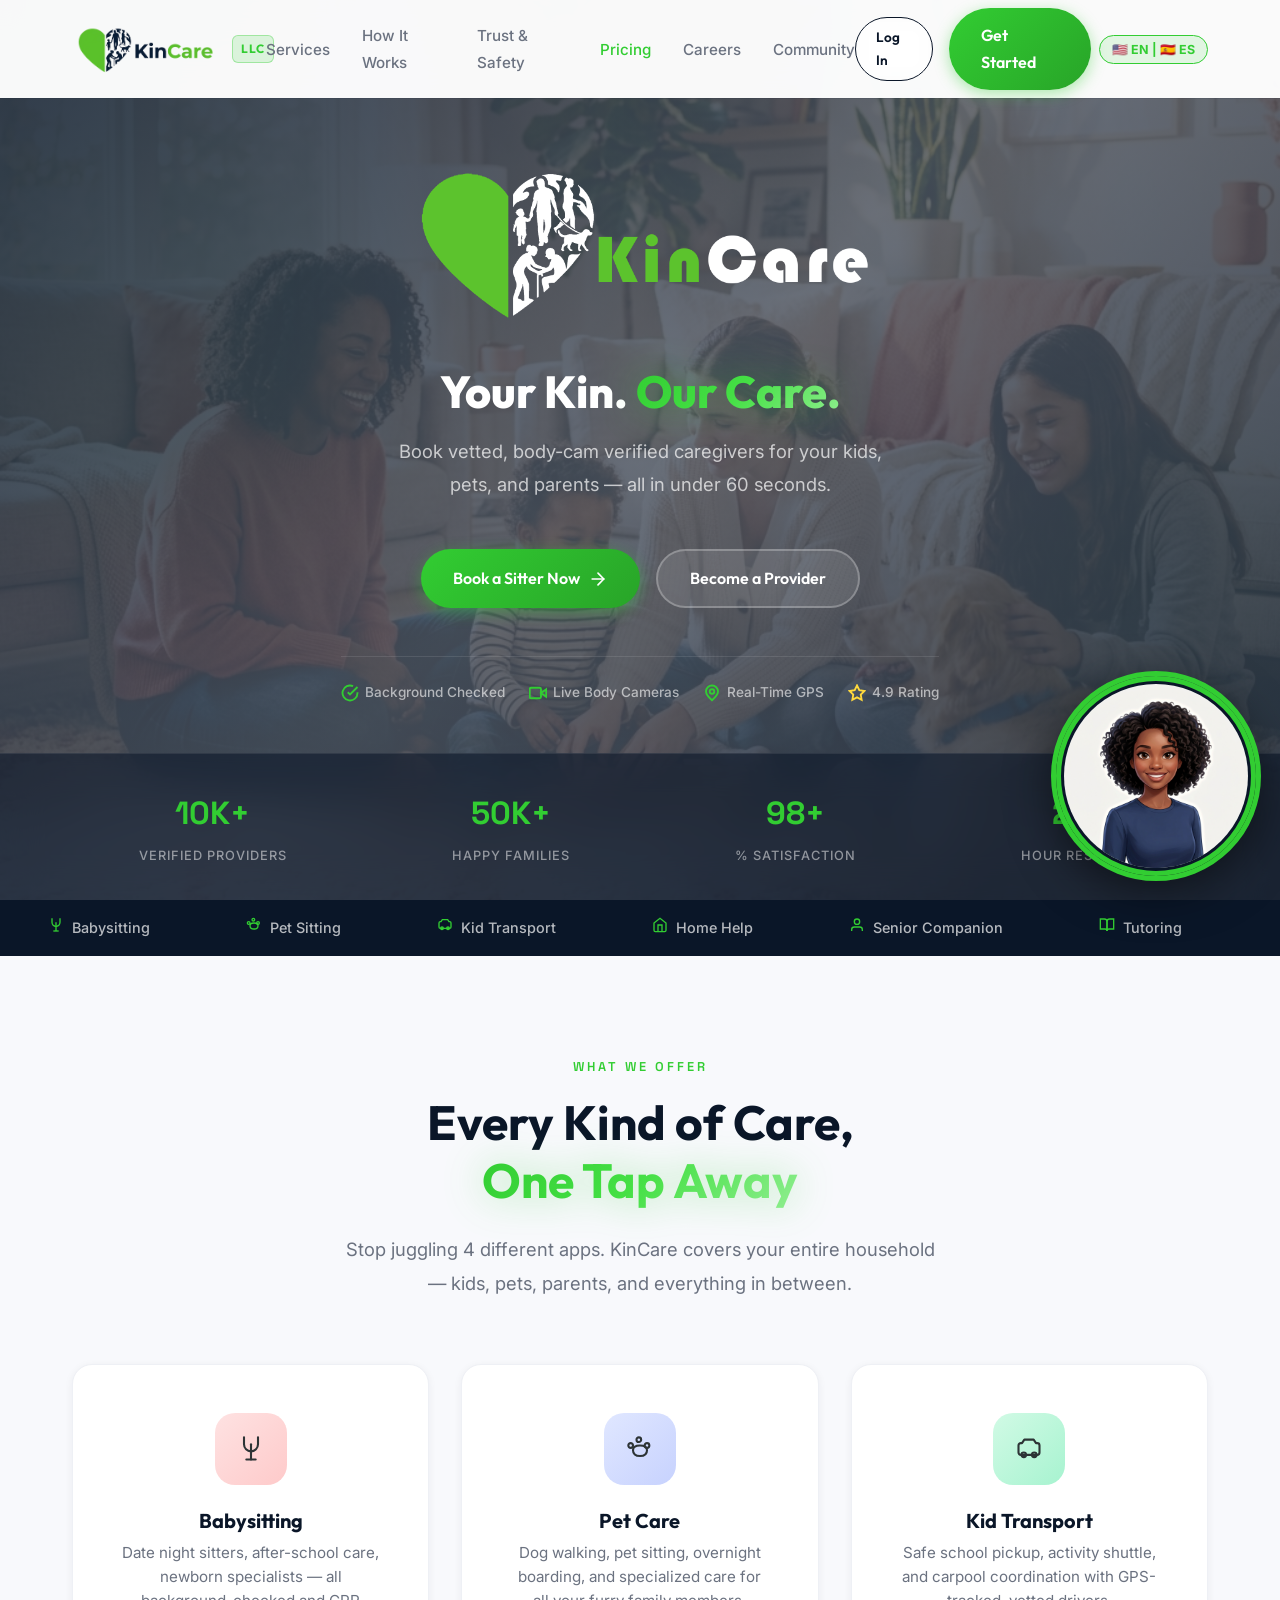
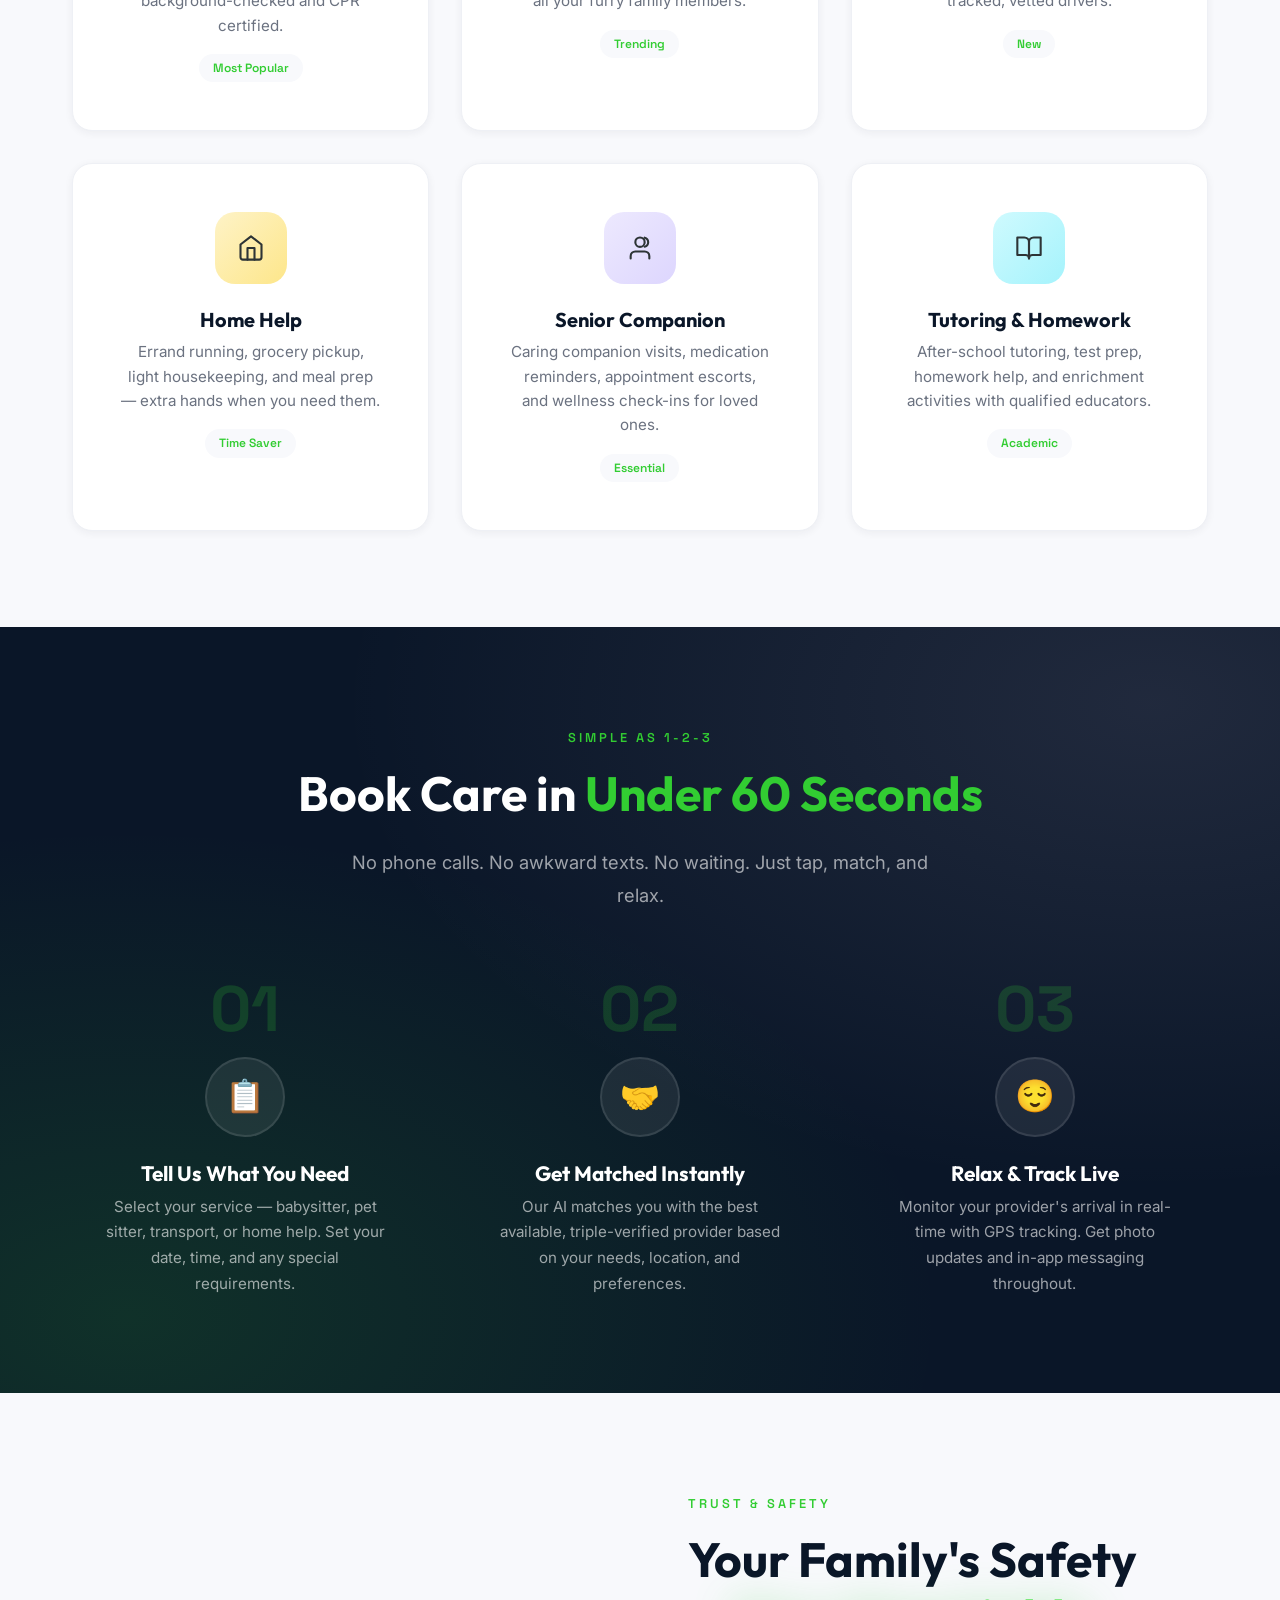
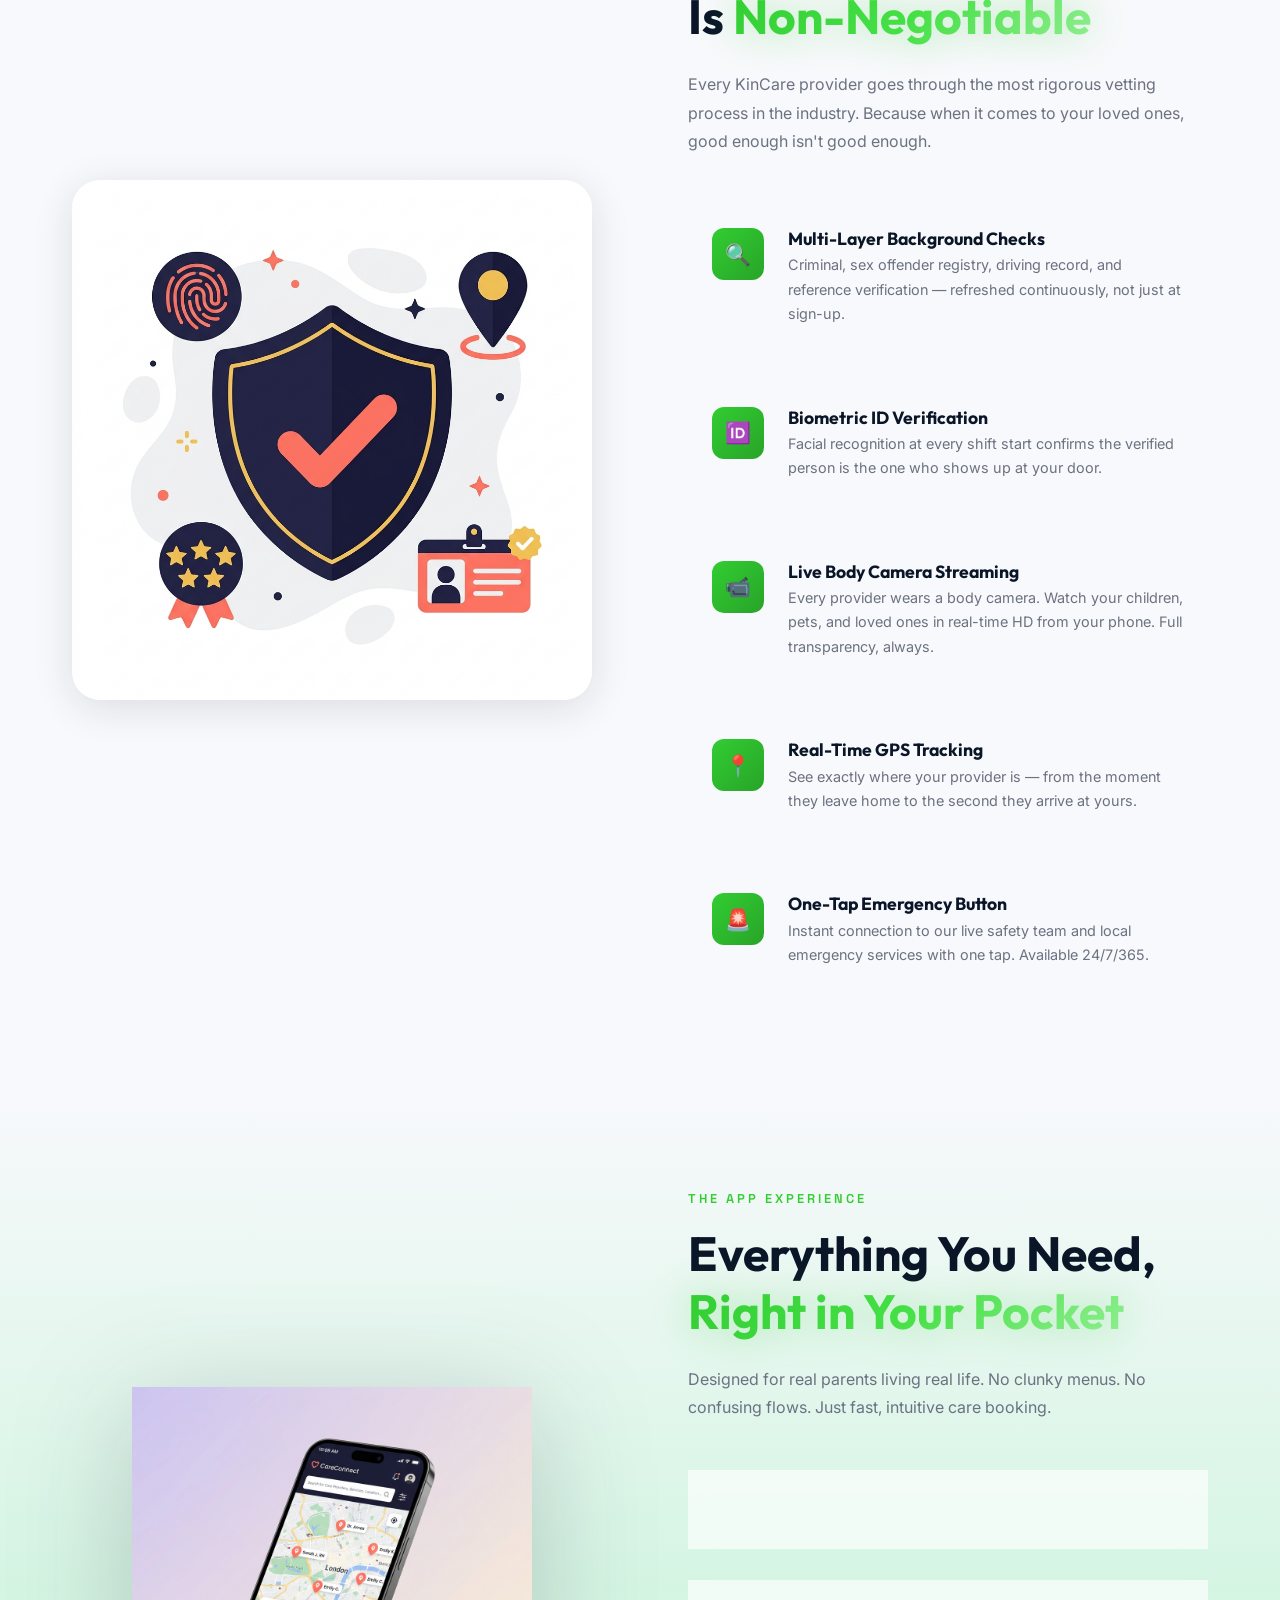
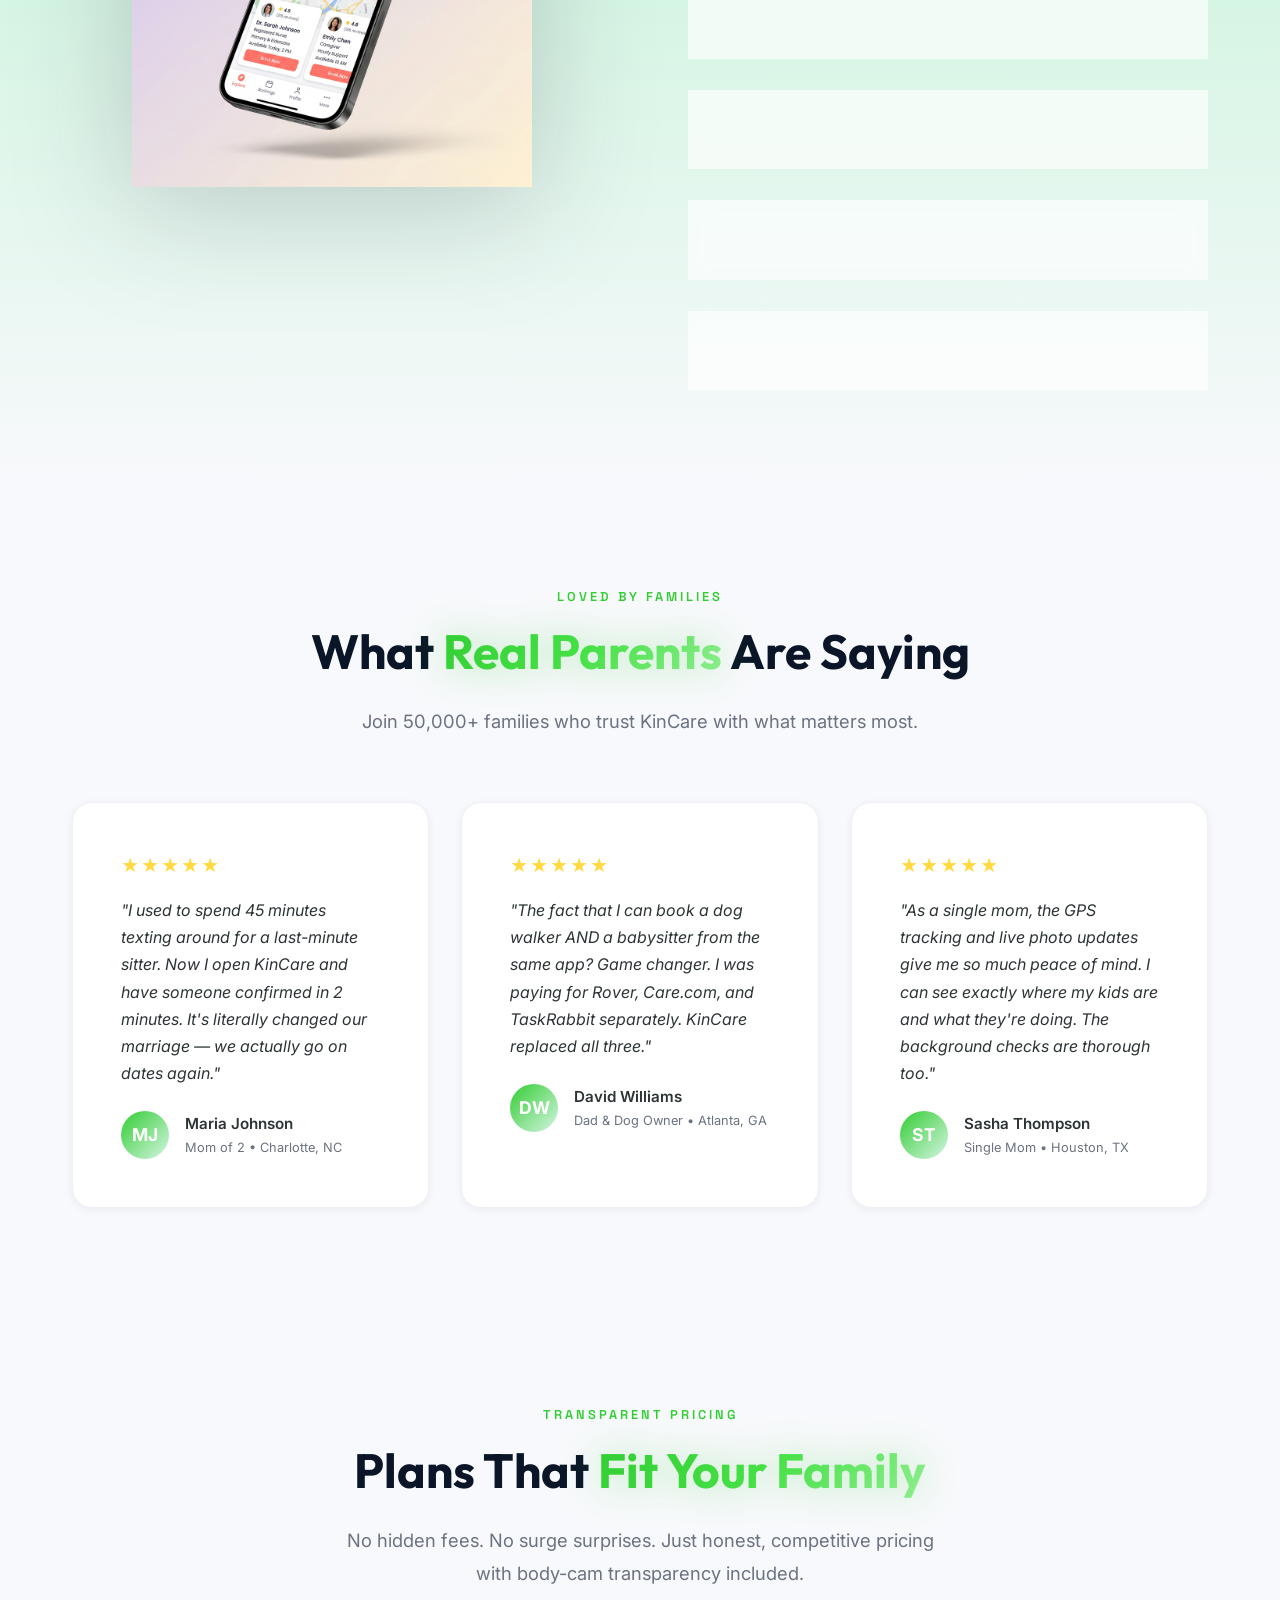
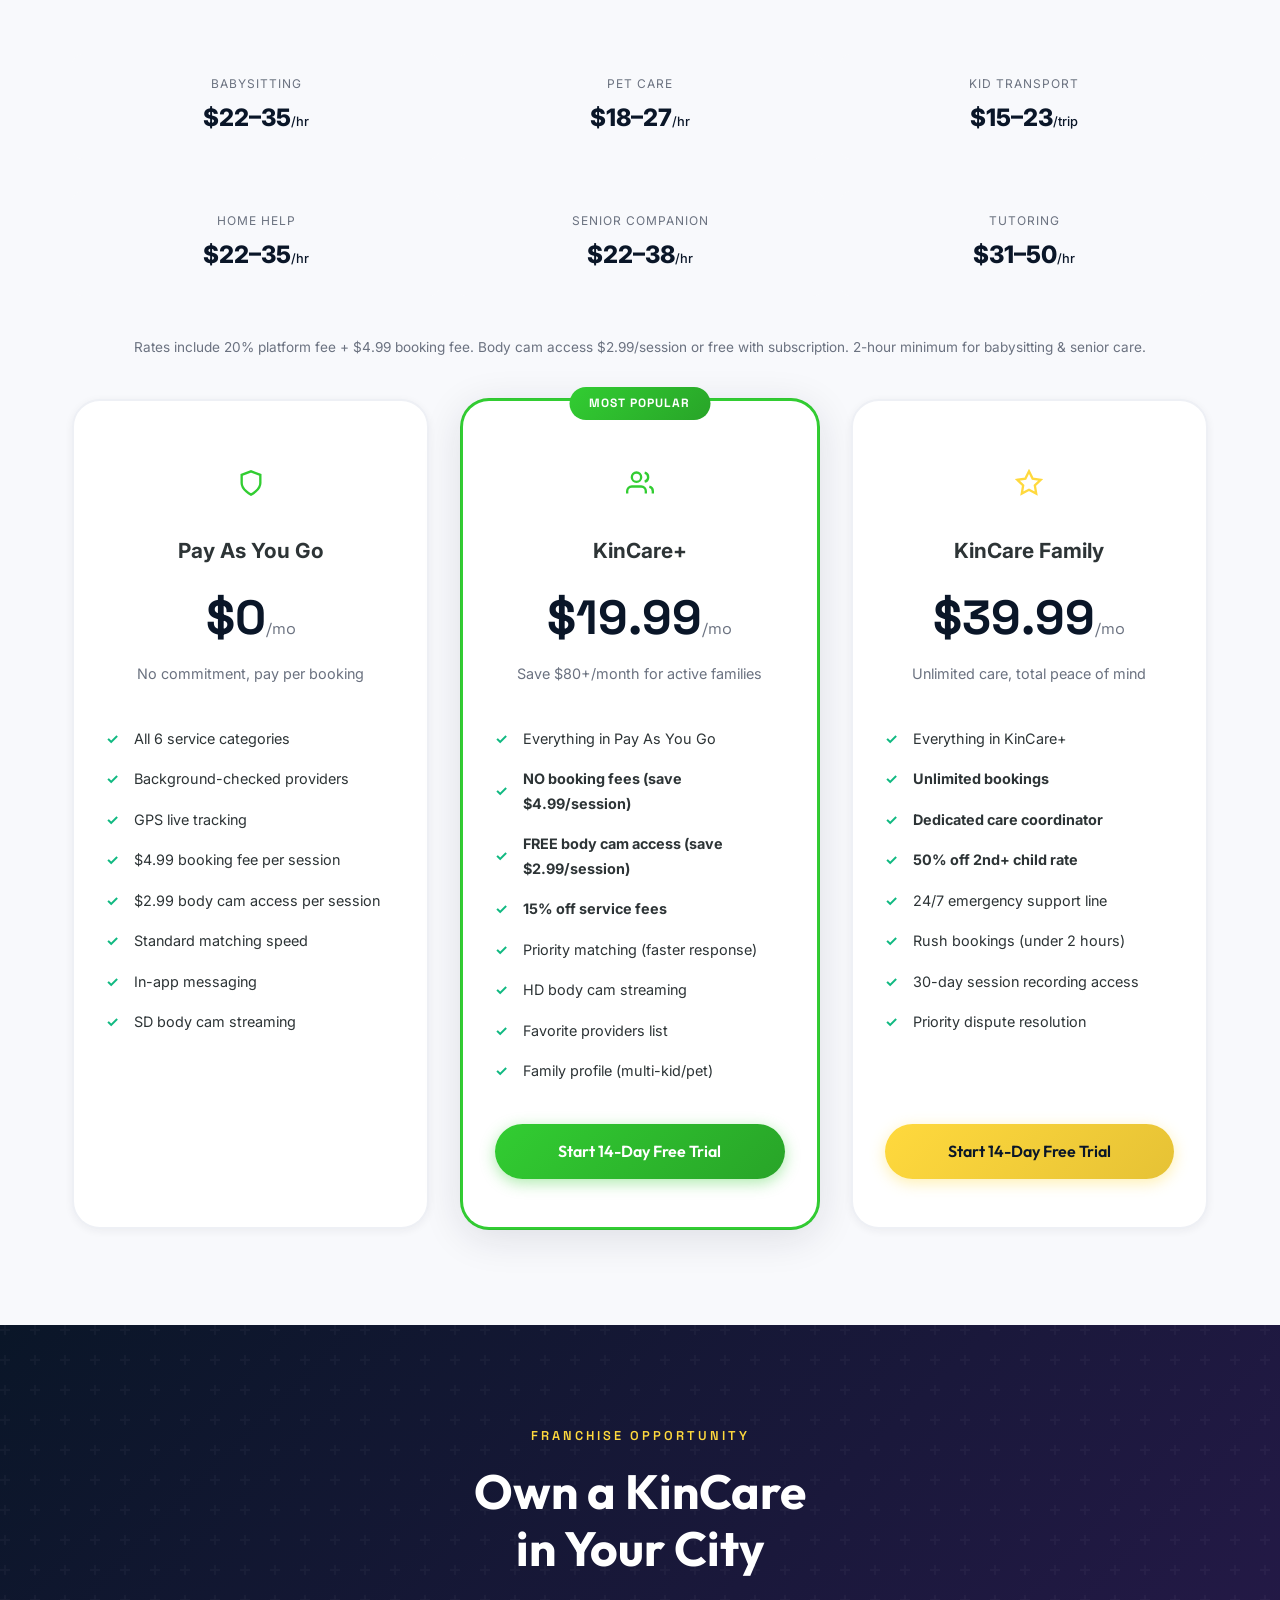
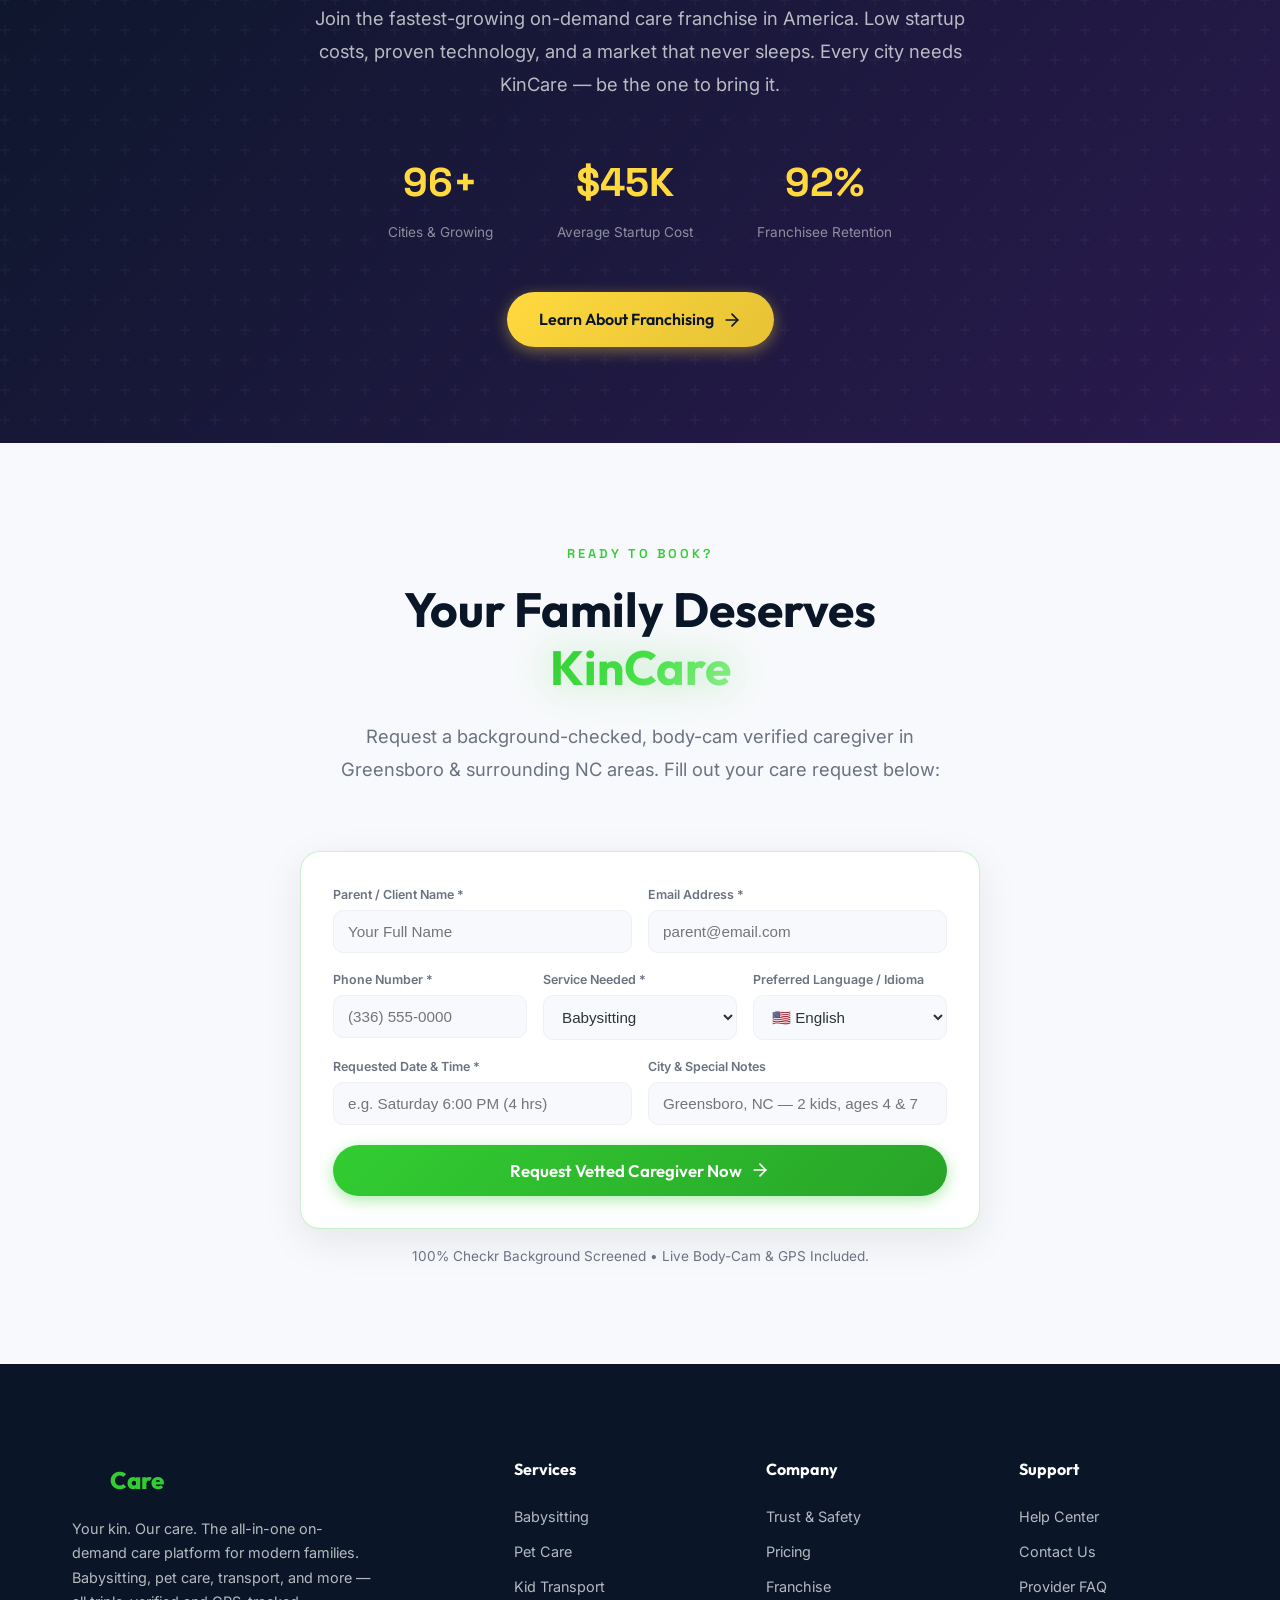
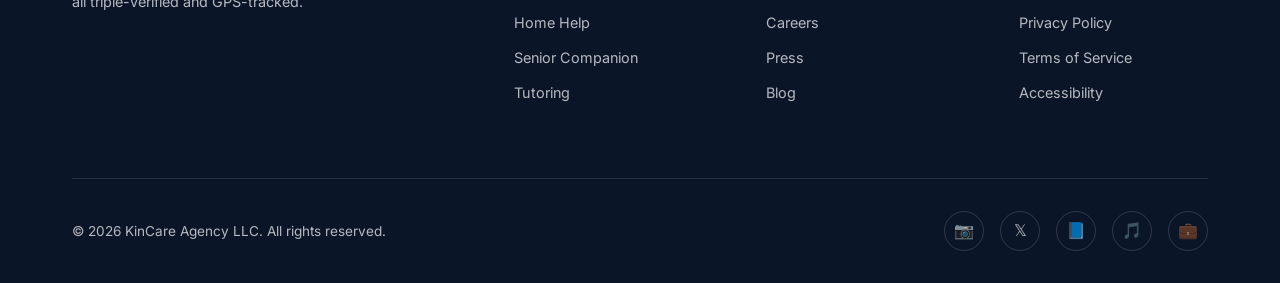
<file: index.html>
<!DOCTYPE html>
<html lang="en">
<head>
  <meta charset="UTF-8">
  <meta name="viewport" content="width=device-width, initial-scale=1.0">
  <title>KinCare — On-Demand Babysitting, Pet Care & Family Services | Greensboro NC</title>
  <meta name="description" content="KinCare is Greensboro's trusted on-demand care platform. Book background-checked, body-cam verified babysitters, pet sitters, kid transport, home help & senior companions in under 60 seconds. GPS-tracked sessions.">
  <meta name="keywords" content="babysitting Greensboro NC, pet sitting near me, on-demand childcare, family services app, dog walking, kid transport, senior care, KinCare, body camera babysitter, background checked sitter">
  <link rel="canonical" href="https://kincare-platform.netlify.app/">

  <!-- Open Graph / Facebook -->
  <meta property="og:type" content="website">
  <meta property="og:url" content="https://kincare-platform.netlify.app/">
  <meta property="og:title" content="KinCare — Your Kin. Our Care. | On-Demand Family Services">
  <meta property="og:description" content="Book vetted, body-cam verified babysitters, pet sitters, and family helpers instantly. Background checked. GPS-tracked. Trusted by families in Greensboro NC.">
  <meta property="og:image" content="https://kincare-platform.netlify.app/hero.png">
  <meta property="og:image:width" content="1200">
  <meta property="og:image:height" content="630">
  <meta property="og:site_name" content="KinCare">
  <meta property="og:locale" content="en_US">

  <!-- Twitter Card -->
  <meta name="twitter:card" content="summary_large_image">
  <meta name="twitter:title" content="KinCare — On-Demand Babysitting, Pet Care & Family Services">
  <meta name="twitter:description" content="Book background-checked, body-cam verified caregivers for your kids, pets, and parents — all in under 60 seconds.">
  <meta name="twitter:image" content="https://kincare-platform.netlify.app/hero.png">

  <!-- Geo Tags (Greensboro NC) -->
  <meta name="geo.region" content="US-NC">
  <meta name="geo.placename" content="Greensboro">
  <meta name="geo.position" content="36.0726;-79.7920">
  <meta name="ICBM" content="36.0726, -79.7920">

  <!-- Mobile & Brand -->
  <meta name="theme-color" content="#1A1A2E">
  <meta name="apple-mobile-web-app-title" content="KinCare">
  <meta name="application-name" content="KinCare">

  <!-- Preconnect for Performance -->
  <link rel="preconnect" href="https://fonts.googleapis.com">
  <link rel="preconnect" href="https://fonts.gstatic.com" crossorigin>

  <link rel="stylesheet" href="index.css">
  <link rel="icon" type="image/png" href="favicon-96x96.png" sizes="96x96">
  <link rel="apple-touch-icon" sizes="96x96" href="favicon-96x96.png">
  <link rel="manifest" href="site.webmanifest">

  <!-- Structured Data: LocalBusiness -->
  <script type="application/ld+json">
  {
    "@context": "https://schema.org",
    "@type": "LocalBusiness",
    "name": "KinCare",
    "description": "On-demand care platform offering babysitting, pet care, kid transport, home help, senior companion services, and tutoring. All providers are background-checked and body-camera verified.",
    "url": "https://kincare-platform.netlify.app",
    "logo": "https://kincare-platform.netlify.app/logo.png",
    "image": "https://kincare-platform.netlify.app/hero.png",
    "telephone": "",
    "email": "sistershappyrentals@gmail.com",
    "address": {
      "@type": "PostalAddress",
      "addressLocality": "Greensboro",
      "addressRegion": "NC",
      "addressCountry": "US"
    },
    "geo": {
      "@type": "GeoCoordinates",
      "latitude": 36.0726,
      "longitude": -79.7920
    },
    "areaServed": {
      "@type": "City",
      "name": "Greensboro",
      "containedInPlace": {
        "@type": "State",
        "name": "North Carolina"
      }
    },
    "priceRange": "$18-$35/hr",
    "openingHoursSpecification": {
      "@type": "OpeningHoursSpecification",
      "dayOfWeek": ["Monday","Tuesday","Wednesday","Thursday","Friday","Saturday","Sunday"],
      "opens": "00:00",
      "closes": "23:59"
    },
    "sameAs": []
  }
  </script>

  <!-- Structured Data: Services -->
  <script type="application/ld+json">
  {
    "@context": "https://schema.org",
    "@type": "ItemList",
    "name": "KinCare Services",
    "itemListElement": [
      {
        "@type": "Service",
        "position": 1,
        "name": "Babysitting",
        "description": "On-demand babysitters for infants, toddlers, and school-age kids. Background-checked and body-camera equipped.",
        "provider": {"@type": "Organization", "name": "KinCare"},
        "areaServed": "Greensboro, NC",
        "offers": {"@type": "Offer", "price": "22", "priceCurrency": "USD", "unitText": "per hour"}
      },
      {
        "@type": "Service",
        "position": 2,
        "name": "Pet Care",
        "description": "Dog walking, pet sitting, and overnight pet care from verified providers.",
        "provider": {"@type": "Organization", "name": "KinCare"},
        "areaServed": "Greensboro, NC",
        "offers": {"@type": "Offer", "price": "18", "priceCurrency": "USD", "unitText": "per hour"}
      },
      {
        "@type": "Service",
        "position": 3,
        "name": "Kid Transport",
        "description": "Safe, tracked rides for kids to school, sports, and activities.",
        "provider": {"@type": "Organization", "name": "KinCare"},
        "areaServed": "Greensboro, NC",
        "offers": {"@type": "Offer", "price": "15", "priceCurrency": "USD", "unitText": "per trip"}
      },
      {
        "@type": "Service",
        "position": 4,
        "name": "Home Help",
        "description": "Light housekeeping, errands, laundry, and household assistance.",
        "provider": {"@type": "Organization", "name": "KinCare"},
        "areaServed": "Greensboro, NC",
        "offers": {"@type": "Offer", "price": "25", "priceCurrency": "USD", "unitText": "per hour"}
      },
      {
        "@type": "Service",
        "position": 5,
        "name": "Senior Companion Care",
        "description": "Companionship, meal prep, medication reminders, and light errands for elderly family members.",
        "provider": {"@type": "Organization", "name": "KinCare"},
        "areaServed": "Greensboro, NC",
        "offers": {"@type": "Offer", "price": "28", "priceCurrency": "USD", "unitText": "per hour"}
      },
      {
        "@type": "Service",
        "position": 6,
        "name": "Tutoring",
        "description": "In-home and virtual tutoring for K-12 students in all subjects.",
        "provider": {"@type": "Organization", "name": "KinCare"},
        "areaServed": "Greensboro, NC",
        "offers": {"@type": "Offer", "price": "35", "priceCurrency": "USD", "unitText": "per hour"}
      }
    ]
  }
  </script>

  <!-- Structured Data: FAQ -->
  <script type="application/ld+json">
  {
    "@context": "https://schema.org",
    "@type": "FAQPage",
    "mainEntity": [
      {
        "@type": "Question",
        "name": "How does KinCare verify its providers?",
        "acceptedAnswer": {
          "@type": "Answer",
          "text": "Every KinCare provider undergoes a triple-verification process: comprehensive background check, identity verification, and mandatory body camera usage during all sessions for complete transparency."
        }
      },
      {
        "@type": "Question",
        "name": "How much does babysitting cost on KinCare?",
        "acceptedAnswer": {
          "@type": "Answer",
          "text": "Babysitting on KinCare starts at $22 per hour with no subscription required. You can also subscribe to KinCare+ for $19.99/month or KinCare Family for $39.99/month for reduced rates and priority booking."
        }
      },
      {
        "@type": "Question",
        "name": "What areas does KinCare serve?",
        "acceptedAnswer": {
          "@type": "Answer",
          "text": "KinCare currently serves the Greensboro, North Carolina metro area including High Point, Burlington, and surrounding communities. We are expanding to new cities soon."
        }
      },
      {
        "@type": "Question",
        "name": "Do KinCare providers wear body cameras?",
        "acceptedAnswer": {
          "@type": "Answer",
          "text": "Yes, all KinCare providers wear body cameras during every session. Parents can view live feeds through the KinCare app for complete peace of mind and transparency."
        }
      },
      {
        "@type": "Question",
        "name": "Can I book a sitter last minute?",
        "acceptedAnswer": {
          "@type": "Answer",
          "text": "Absolutely. KinCare is designed for on-demand booking. You can find and book a verified caregiver in under 60 seconds, even for same-day needs."
        }
      }
    ]
  }
  </script>
</head>
<body>

  <!-- ==================== NAVIGATION ==================== -->
  <nav class="nav" id="navbar">
    <div class="container nav-inner">
      <a href="#" class="nav-logo" style="display:inline-flex;align-items:center;">
        <img src="logo.png" alt="KinCare, LLC" style="height: 56px; width: auto; display: block;">
        <span style="font-family:'Outfit',sans-serif;font-weight:700;font-size:0.75rem;color:#32CD32;background:rgba(50,205,50,0.15);border:1px solid rgba(50,205,50,0.35);padding:3px 8px;border-radius:6px;margin-left:6px;vertical-align:middle;display:inline-block;letter-spacing:0.5px;">LLC</span>
      </a>

      <ul class="nav-links" id="navLinks">
        <li><a href="#services">Services</a></li>
        <li><a href="#how-it-works">How It Works</a></li>
        <li><a href="#trust">Trust & Safety</a></li>
        <li><a href="#pricing">Pricing</a></li>
        <li><a href="careers.html">Careers</a></li>
        <li><a href="community.html">Community</a></li>
      </ul>

      <div class="nav-actions">
        <a href="login.html" class="btn btn-secondary nav-login-btn" id="nav-login">Log In</a>
        <a href="dashboard.html" class="btn btn-primary" id="nav-cta">Get Started</a>
        <button class="mobile-menu-btn" id="mobileMenuBtn" aria-label="Menu">
          <span></span><span></span><span></span>
        </button>
      </div>
    </div>
  </nav>

  <!-- ==================== HERO ==================== -->
  <section class="hero" id="hero">
    <div class="hero-bg">
      <video autoplay loop muted playsinline
             poster="hero.png"
             style="position:absolute;top:0;left:0;width:100%;height:100%;object-fit:cover;z-index:0;opacity:0.4;">
        <source src="hero-video.mp4" type="video/mp4">
      </video>
      <div class="hero-orb hero-orb-1"></div>
      <div class="hero-orb hero-orb-2"></div>
    </div>

    <div class="container hero-content">
      <div class="hero-text">
        <img src="logo-white-text.png" alt="KinCare — Your Kin. Our Care." class="hero-logo">
        <h1 class="sr-only">KinCare — Babysitting, Pet Care, Transport, Senior Care, Home Help</h1>
        <p class="hero-tagline">Your Kin. <span class="gradient-text">Our Care.</span></p>
        <p class="hero-desc">
          Book vetted, body-cam verified caregivers for your kids, pets, and parents — all in under 60 seconds.
        </p>
        <div class="hero-ctas">
          <a href="dashboard.html" class="btn btn-primary" id="hero-get-started">
            Book a Sitter Now
            <svg width="20" height="20" viewBox="0 0 24 24" fill="none" stroke="currentColor" stroke-width="2" stroke-linecap="round" stroke-linejoin="round"><line x1="5" y1="12" x2="19" y2="12"/><polyline points="12 5 19 12 12 19"/></svg>
          </a>
          <a href="careers.html" class="btn btn-secondary" id="hero-learn-more">
            Become a Provider
          </a>
        </div>

        <div class="hero-trust-row">
          <div class="hero-trust-item">
            <svg width="18" height="18" viewBox="0 0 24 24" fill="none" stroke="#32CD32" stroke-width="2.5"><path d="M22 11.08V12a10 10 0 1 1-5.93-9.14"/><polyline points="22 4 12 14.01 9 11.01"/></svg>
            <span>Background Checked</span>
          </div>
          <div class="hero-trust-item">
            <svg width="18" height="18" viewBox="0 0 24 24" fill="none" stroke="#32CD32" stroke-width="2.5"><path d="M23 7l-7 5 7 5V7z"/><rect x="1" y="5" width="15" height="14" rx="2" ry="2"/></svg>
            <span>Live Body Cameras</span>
          </div>
          <div class="hero-trust-item">
            <svg width="18" height="18" viewBox="0 0 24 24" fill="none" stroke="#32CD32" stroke-width="2.5"><circle cx="12" cy="10" r="3"/><path d="M12 21.7C17.3 17 20 13 20 10a8 8 0 0 0-16 0c0 3 2.7 7 8 11.7z"/></svg>
            <span>Real-Time GPS</span>
          </div>
          <div class="hero-trust-item">
            <svg width="18" height="18" viewBox="0 0 24 24" fill="none" stroke="#FFD93D" stroke-width="2.5"><polygon points="12 2 15.09 8.26 22 9.27 17 14.14 18.18 21.02 12 17.77 5.82 21.02 7 14.14 2 9.27 8.91 8.26 12 2"/></svg>
            <span>4.9 Rating</span>
          </div>
        </div>
      </div>
    </div>

    <div class="hero-stats-bar">
      <div class="container hero-stats">
        <div class="hero-stat">
          <span class="hero-stat-number" data-count="10000">0</span>
          <span class="hero-stat-label">Verified Providers</span>
        </div>
        <div class="hero-stat">
          <span class="hero-stat-number" data-count="50000">0</span>
          <span class="hero-stat-label">Happy Families</span>
        </div>
        <div class="hero-stat">
          <span class="hero-stat-number" data-count="98">0</span>
          <span class="hero-stat-label">% Satisfaction</span>
        </div>
        <div class="hero-stat">
          <span class="hero-stat-number" data-count="24">0</span>
          <span class="hero-stat-label">Hour Response</span>
        </div>
      </div>
    </div>
  </section>

  <!-- ==================== TICKER ==================== -->
  <div class="ticker">
    <div class="ticker-track">
      <div class="ticker-item"><span><svg width="16" height="16" viewBox="0 0 24 24" fill="none" stroke="#32CD32" stroke-width="2"><path d="M6 2v6a6 6 0 0 0 12 0V2"/><path d="M12 8v13"/><path d="M8 21h8"/></svg></span> Babysitting</div>
      <div class="ticker-item"><span><svg width="16" height="16" viewBox="0 0 24 24" fill="none" stroke="#32CD32" stroke-width="2"><circle cx="11" cy="4" r="2"/><circle cx="4" cy="9" r="2"/><circle cx="18" cy="9" r="2"/><path d="M12 18c-4 0-6-2-6-5s2-4 6-4 6 1 6 4-2 5-6 5z"/></svg></span> Pet Sitting</div>
      <div class="ticker-item"><span><svg width="16" height="16" viewBox="0 0 24 24" fill="none" stroke="#32CD32" stroke-width="2"><path d="M5 17h14M5 17a2 2 0 0 1-2-2V9a2 2 0 0 1 2-2h1l2-3h8l2 3h1a2 2 0 0 1 2 2v6a2 2 0 0 1-2 2"/><circle cx="7.5" cy="17" r="2"/><circle cx="16.5" cy="17" r="2"/></svg></span> Kid Transport</div>
      <div class="ticker-item"><span><svg width="16" height="16" viewBox="0 0 24 24" fill="none" stroke="#32CD32" stroke-width="2"><path d="M3 9l9-7 9 7v11a2 2 0 0 1-2 2H5a2 2 0 0 1-2-2z"/><polyline points="9 22 9 12 15 12 15 22"/></svg></span> Home Help</div>
      <div class="ticker-item"><span><svg width="16" height="16" viewBox="0 0 24 24" fill="none" stroke="#32CD32" stroke-width="2"><path d="M20 21v-2a4 4 0 0 0-4-4H8a4 4 0 0 0-4 4v2"/><circle cx="12" cy="7" r="4"/></svg></span> Senior Companion</div>
      <div class="ticker-item"><span><svg width="16" height="16" viewBox="0 0 24 24" fill="none" stroke="#32CD32" stroke-width="2"><path d="M2 3h6a4 4 0 0 1 4 4v14a3 3 0 0 0-3-3H2z"/><path d="M22 3h-6a4 4 0 0 0-4 4v14a3 3 0 0 1 3-3h7z"/></svg></span> Tutoring</div>
      <div class="ticker-item"><span><svg width="16" height="16" viewBox="0 0 24 24" fill="none" stroke="#32CD32" stroke-width="2"><circle cx="11" cy="4" r="2"/><path d="M12 18c-4 0-6-2-6-5s2-4 6-4 6 1 6 4-2 5-6 5z"/></svg></span> Dog Walking</div>
      <div class="ticker-item"><span><svg width="16" height="16" viewBox="0 0 24 24" fill="none" stroke="#32CD32" stroke-width="2"><path d="M12 2v8"/><path d="M4.93 10.93l2.83 2.83"/><path d="M19.07 10.93l-2.83 2.83"/><path d="M8 14h8v8H8z"/></svg></span> Errand Running</div>
      <div class="ticker-item"><span><svg width="16" height="16" viewBox="0 0 24 24" fill="none" stroke="#32CD32" stroke-width="2"><path d="M10.5 1.5H8C4.7 1.5 2 4.2 2 7.5v9C2 19.8 4.7 22.5 8 22.5h8c3.3 0 6-2.7 6-6v-9c0-3.3-2.7-6-6-6h-2.5"/><line x1="2" y1="12" x2="22" y2="12"/></svg></span> Med Reminders</div>
      <div class="ticker-item"><span><svg width="16" height="16" viewBox="0 0 24 24" fill="none" stroke="#32CD32" stroke-width="2"><circle cx="12" cy="12" r="10"/><circle cx="12" cy="12" r="6"/><circle cx="12" cy="12" r="2"/></svg></span> Activity Shuttle</div>
      <!-- Duplicate for seamless loop -->
      <div class="ticker-item"><span><svg width="16" height="16" viewBox="0 0 24 24" fill="none" stroke="#32CD32" stroke-width="2"><path d="M6 2v6a6 6 0 0 0 12 0V2"/><path d="M12 8v13"/><path d="M8 21h8"/></svg></span> Babysitting</div>
      <div class="ticker-item"><span><svg width="16" height="16" viewBox="0 0 24 24" fill="none" stroke="#32CD32" stroke-width="2"><circle cx="11" cy="4" r="2"/><circle cx="4" cy="9" r="2"/><circle cx="18" cy="9" r="2"/><path d="M12 18c-4 0-6-2-6-5s2-4 6-4 6 1 6 4-2 5-6 5z"/></svg></span> Pet Sitting</div>
      <div class="ticker-item"><span><svg width="16" height="16" viewBox="0 0 24 24" fill="none" stroke="#32CD32" stroke-width="2"><path d="M5 17h14M5 17a2 2 0 0 1-2-2V9a2 2 0 0 1 2-2h1l2-3h8l2 3h1a2 2 0 0 1 2 2v6a2 2 0 0 1-2 2"/><circle cx="7.5" cy="17" r="2"/><circle cx="16.5" cy="17" r="2"/></svg></span> Kid Transport</div>
      <div class="ticker-item"><span><svg width="16" height="16" viewBox="0 0 24 24" fill="none" stroke="#32CD32" stroke-width="2"><path d="M3 9l9-7 9 7v11a2 2 0 0 1-2 2H5a2 2 0 0 1-2-2z"/><polyline points="9 22 9 12 15 12 15 22"/></svg></span> Home Help</div>
      <div class="ticker-item"><span><svg width="16" height="16" viewBox="0 0 24 24" fill="none" stroke="#32CD32" stroke-width="2"><path d="M20 21v-2a4 4 0 0 0-4-4H8a4 4 0 0 0-4 4v2"/><circle cx="12" cy="7" r="4"/></svg></span> Senior Companion</div>
      <div class="ticker-item"><span><svg width="16" height="16" viewBox="0 0 24 24" fill="none" stroke="#32CD32" stroke-width="2"><path d="M2 3h6a4 4 0 0 1 4 4v14a3 3 0 0 0-3-3H2z"/><path d="M22 3h-6a4 4 0 0 0-4 4v14a3 3 0 0 1 3-3h7z"/></svg></span> Tutoring</div>
      <div class="ticker-item"><span><svg width="16" height="16" viewBox="0 0 24 24" fill="none" stroke="#32CD32" stroke-width="2"><circle cx="11" cy="4" r="2"/><path d="M12 18c-4 0-6-2-6-5s2-4 6-4 6 1 6 4-2 5-6 5z"/></svg></span> Dog Walking</div>
      <div class="ticker-item"><span><svg width="16" height="16" viewBox="0 0 24 24" fill="none" stroke="#32CD32" stroke-width="2"><path d="M12 2v8"/><path d="M4.93 10.93l2.83 2.83"/><path d="M19.07 10.93l-2.83 2.83"/><path d="M8 14h8v8H8z"/></svg></span> Errand Running</div>
      <div class="ticker-item"><span><svg width="16" height="16" viewBox="0 0 24 24" fill="none" stroke="#32CD32" stroke-width="2"><path d="M10.5 1.5H8C4.7 1.5 2 4.2 2 7.5v9C2 19.8 4.7 22.5 8 22.5h8c3.3 0 6-2.7 6-6v-9c0-3.3-2.7-6-6-6h-2.5"/><line x1="2" y1="12" x2="22" y2="12"/></svg></span> Med Reminders</div>
      <div class="ticker-item"><span><svg width="16" height="16" viewBox="0 0 24 24" fill="none" stroke="#32CD32" stroke-width="2"><circle cx="12" cy="12" r="10"/><circle cx="12" cy="12" r="6"/><circle cx="12" cy="12" r="2"/></svg></span> Activity Shuttle</div>
    </div>
  </div>

  <!-- ==================== SERVICES ==================== -->
  <section class="services section-padding" id="services">
    <div class="container">
      <div class="text-center">
        <span class="section-label reveal">What We Offer</span>
        <h2 class="section-title reveal">Every Kind of Care,<br><span class="gradient-text">One Tap Away</span></h2>
        <p class="section-subtitle reveal">Stop juggling 4 different apps. KinCare covers your entire household — kids, pets, parents, and everything in between.</p>
      </div>

      <div class="services-grid">
        <div class="service-card reveal reveal-delay-1" id="service-baby">
          <div class="service-icon service-icon-baby"><svg width="28" height="28" viewBox="0 0 24 24" fill="none" stroke="currentColor" stroke-width="1.8" stroke-linecap="round" stroke-linejoin="round"><path d="M6 2v6a6 6 0 0 0 12 0V2"/><path d="M12 8v13"/><path d="M8 21h8"/></svg></div>
          <h3>Babysitting</h3>
          <p>Date night sitters, after-school care, newborn specialists — all background-checked and CPR certified.</p>
          <span class="service-tag">Most Popular</span>
        </div>

        <div class="service-card reveal reveal-delay-2" id="service-pet">
          <div class="service-icon service-icon-pet"><svg width="28" height="28" viewBox="0 0 24 24" fill="none" stroke="currentColor" stroke-width="1.8" stroke-linecap="round" stroke-linejoin="round"><circle cx="11" cy="4" r="2"/><circle cx="4" cy="9" r="2"/><circle cx="18" cy="9" r="2"/><path d="M12 18c-4 0-6-2-6-5s2-4 6-4 6 1 6 4-2 5-6 5z"/></svg></div>
          <h3>Pet Care</h3>
          <p>Dog walking, pet sitting, overnight boarding, and specialized care for all your furry family members.</p>
          <span class="service-tag">Trending</span>
        </div>

        <div class="service-card reveal reveal-delay-3" id="service-transport">
          <div class="service-icon service-icon-transport"><svg width="28" height="28" viewBox="0 0 24 24" fill="none" stroke="currentColor" stroke-width="1.8" stroke-linecap="round" stroke-linejoin="round"><path d="M5 17h14M5 17a2 2 0 0 1-2-2V9a2 2 0 0 1 2-2h1l2-3h8l2 3h1a2 2 0 0 1 2 2v6a2 2 0 0 1-2 2"/><circle cx="7.5" cy="17" r="2"/><circle cx="16.5" cy="17" r="2"/></svg></div>
          <h3>Kid Transport</h3>
          <p>Safe school pickup, activity shuttle, and carpool coordination with GPS-tracked, vetted drivers.</p>
          <span class="service-tag">New</span>
        </div>

        <div class="service-card reveal reveal-delay-4" id="service-home">
          <div class="service-icon service-icon-home"><svg width="28" height="28" viewBox="0 0 24 24" fill="none" stroke="currentColor" stroke-width="1.8" stroke-linecap="round" stroke-linejoin="round"><path d="M3 9l9-7 9 7v11a2 2 0 0 1-2 2H5a2 2 0 0 1-2-2z"/><polyline points="9 22 9 12 15 12 15 22"/></svg></div>
          <h3>Home Help</h3>
          <p>Errand running, grocery pickup, light housekeeping, and meal prep — extra hands when you need them.</p>
          <span class="service-tag">Time Saver</span>
        </div>

        <div class="service-card reveal reveal-delay-5" id="service-senior">
          <div class="service-icon service-icon-senior"><svg width="28" height="28" viewBox="0 0 24 24" fill="none" stroke="currentColor" stroke-width="1.8" stroke-linecap="round" stroke-linejoin="round"><path d="M20 21v-2a4 4 0 0 0-4-4H8a4 4 0 0 0-4 4v2"/><circle cx="12" cy="7" r="4"/><path d="M16 3.13a4 4 0 0 1 0 7.75"/></svg></div>
          <h3>Senior Companion</h3>
          <p>Caring companion visits, medication reminders, appointment escorts, and wellness check-ins for loved ones.</p>
          <span class="service-tag">Essential</span>
        </div>

        <div class="service-card reveal reveal-delay-6" id="service-tutor">
          <div class="service-icon service-icon-tutor"><svg width="28" height="28" viewBox="0 0 24 24" fill="none" stroke="currentColor" stroke-width="1.8" stroke-linecap="round" stroke-linejoin="round"><path d="M2 3h6a4 4 0 0 1 4 4v14a3 3 0 0 0-3-3H2z"/><path d="M22 3h-6a4 4 0 0 0-4 4v14a3 3 0 0 1 3-3h7z"/></svg></div>
          <h3>Tutoring & Homework</h3>
          <p>After-school tutoring, test prep, homework help, and enrichment activities with qualified educators.</p>
          <span class="service-tag">Academic</span>
        </div>
      </div>
    </div>
  </section>

  <!-- ==================== HOW IT WORKS ==================== -->
  <section class="how-it-works section-padding" id="how-it-works">
    <div class="container">
      <div class="text-center">
        <span class="section-label reveal">Simple as 1-2-3</span>
        <h2 class="section-title reveal">Book Care in <span style="color: var(--coral)">Under 60 Seconds</span></h2>
        <p class="section-subtitle reveal">No phone calls. No awkward texts. No waiting. Just tap, match, and relax.</p>
      </div>

      <div class="steps-container">
        <div class="step-card reveal reveal-delay-1">
          <div class="step-number">01</div>
          <div class="step-icon">📋</div>
          <h3>Tell Us What You Need</h3>
          <p>Select your service — babysitter, pet sitter, transport, or home help. Set your date, time, and any special requirements.</p>
        </div>

        <div class="step-card reveal reveal-delay-2">
          <div class="step-number">02</div>
          <div class="step-icon">🤝</div>
          <h3>Get Matched Instantly</h3>
          <p>Our AI matches you with the best available, triple-verified provider based on your needs, location, and preferences.</p>
        </div>

        <div class="step-card reveal reveal-delay-3">
          <div class="step-number">03</div>
          <div class="step-icon">😌</div>
          <h3>Relax & Track Live</h3>
          <p>Monitor your provider's arrival in real-time with GPS tracking. Get photo updates and in-app messaging throughout.</p>
        </div>
      </div>
    </div>
  </section>

  <!-- ==================== TRUST & SAFETY ==================== -->
  <section class="trust section-padding" id="trust">
    <div class="container">
      <div class="trust-grid">
        <div class="trust-image reveal">
          <img src="trust.png" alt="KinCare trust and safety features — background checks, GPS tracking, verified identity, star ratings" loading="lazy">
        </div>

        <div class="trust-content">
          <span class="section-label reveal">Trust & Safety</span>
          <h2 class="section-title reveal">Your Family's Safety<br>Is <span class="gradient-text">Non-Negotiable</span></h2>
          <p class="reveal" style="color: var(--text-secondary); margin-bottom: var(--space-2xl); line-height: 1.8;">Every KinCare provider goes through the most rigorous vetting process in the industry. Because when it comes to your loved ones, good enough isn't good enough.</p>

          <div class="trust-features">
            <div class="trust-feature reveal reveal-delay-1">
              <div class="trust-feature-icon">🔍</div>
              <div>
                <h4>Multi-Layer Background Checks</h4>
                <p>Criminal, sex offender registry, driving record, and reference verification — refreshed continuously, not just at sign-up.</p>
              </div>
            </div>

            <div class="trust-feature reveal reveal-delay-2">
              <div class="trust-feature-icon">🆔</div>
              <div>
                <h4>Biometric ID Verification</h4>
                <p>Facial recognition at every shift start confirms the verified person is the one who shows up at your door.</p>
              </div>
            </div>

            <div class="trust-feature reveal reveal-delay-3">
              <div class="trust-feature-icon">📹</div>
              <div>
                <h4>Live Body Camera Streaming</h4>
                <p>Every provider wears a body camera. Watch your children, pets, and loved ones in real-time HD from your phone. Full transparency, always.</p>
              </div>
            </div>

            <div class="trust-feature reveal reveal-delay-4">
              <div class="trust-feature-icon">📍</div>
              <div>
                <h4>Real-Time GPS Tracking</h4>
                <p>See exactly where your provider is — from the moment they leave home to the second they arrive at yours.</p>
              </div>
            </div>

            <div class="trust-feature reveal reveal-delay-4">
              <div class="trust-feature-icon">🚨</div>
              <div>
                <h4>One-Tap Emergency Button</h4>
                <p>Instant connection to our live safety team and local emergency services with one tap. Available 24/7/365.</p>
              </div>
            </div>
          </div>
        </div>
      </div>
    </div>
  </section>

  <!-- ==================== APP PREVIEW ==================== -->
  <section class="app-preview section-padding" id="app-preview">
    <div class="container">
      <div class="app-preview-grid">
        <div class="app-preview-image reveal">
          <img src="app-mockup.png" alt="KinCare app interface showing map with nearby providers and booking cards" loading="lazy">
        </div>

        <div class="app-preview-content">
          <span class="section-label reveal">The App Experience</span>
          <h2 class="section-title reveal">Everything You Need,<br><span class="gradient-text">Right in Your Pocket</span></h2>
          <p class="reveal" style="color: var(--text-secondary); margin-bottom: var(--space-2xl); line-height: 1.8;">Designed for real parents living real life. No clunky menus. No confusing flows. Just fast, intuitive care booking.</p>

          <div class="app-features">
            <div class="app-feature reveal reveal-delay-1">
              <span class="app-feature-icon">🗺️</span>
              <div class="app-feature-text">
                <h4>Live Map View</h4>
                <p>See available providers near you in real-time</p>
              </div>
            </div>

            <div class="app-feature reveal reveal-delay-2">
              <span class="app-feature-icon">⚡</span>
              <div class="app-feature-text">
                <h4>Instant or Scheduled</h4>
                <p>Book right now or schedule days in advance</p>
              </div>
            </div>

            <div class="app-feature reveal reveal-delay-3">
              <span class="app-feature-icon">💬</span>
              <div class="app-feature-text">
                <h4>In-App Messaging</h4>
                <p>Chat with your provider without sharing personal info</p>
              </div>
            </div>

            <div class="app-feature reveal reveal-delay-4">
              <span class="app-feature-icon">📸</span>
              <div class="app-feature-text">
                <h4>Live Photo Updates</h4>
                <p>Get picture updates throughout the session</p>
              </div>
            </div>

            <div class="app-feature reveal reveal-delay-5">
              <span class="app-feature-icon">💳</span>
              <div class="app-feature-text">
                <h4>Cashless Payments</h4>
                <p>Auto-pay when the session ends — no awkward cash exchange</p>
              </div>
            </div>
          </div>
        </div>
      </div>
    </div>
  </section>

  <!-- ==================== TESTIMONIALS ==================== -->
  <section class="testimonials section-padding" id="testimonials">
    <div class="container">
      <div class="text-center">
        <span class="section-label reveal">Loved by Families</span>
        <h2 class="section-title reveal">What <span class="gradient-text">Real Parents</span> Are Saying</h2>
        <p class="section-subtitle reveal">Join 50,000+ families who trust KinCare with what matters most.</p>
      </div>

      <div class="testimonials-grid">
        <div class="testimonial-card reveal reveal-delay-1" id="testimonial-1">
          <div class="testimonial-stars">★★★★★</div>
          <p class="testimonial-text">"I used to spend 45 minutes texting around for a last-minute sitter. Now I open KinCare and have someone confirmed in 2 minutes. It's literally changed our marriage — we actually go on dates again."</p>
          <div class="testimonial-author">
            <div class="testimonial-avatar">MJ</div>
            <div>
              <div class="testimonial-name">Maria Johnson</div>
              <div class="testimonial-role">Mom of 2 • Charlotte, NC</div>
            </div>
          </div>
        </div>

        <div class="testimonial-card reveal reveal-delay-2" id="testimonial-2">
          <div class="testimonial-stars">★★★★★</div>
          <p class="testimonial-text">"The fact that I can book a dog walker AND a babysitter from the same app? Game changer. I was paying for Rover, Care.com, and TaskRabbit separately. KinCare replaced all three."</p>
          <div class="testimonial-author">
            <div class="testimonial-avatar">DW</div>
            <div>
              <div class="testimonial-name">David Williams</div>
              <div class="testimonial-role">Dad & Dog Owner • Atlanta, GA</div>
            </div>
          </div>
        </div>

        <div class="testimonial-card reveal reveal-delay-3" id="testimonial-3">
          <div class="testimonial-stars">★★★★★</div>
          <p class="testimonial-text">"As a single mom, the GPS tracking and live photo updates give me so much peace of mind. I can see exactly where my kids are and what they're doing. The background checks are thorough too."</p>
          <div class="testimonial-author">
            <div class="testimonial-avatar">ST</div>
            <div>
              <div class="testimonial-name">Sasha Thompson</div>
              <div class="testimonial-role">Single Mom • Houston, TX</div>
            </div>
          </div>
        </div>
      </div>
    </div>
  </section>

  <!-- ==================== PRICING ==================== -->
  <section class="pricing section-padding" id="pricing">
    <div class="container">
      <div class="text-center">
        <span class="section-label reveal">Transparent Pricing</span>
        <h2 class="section-title reveal">Plans That <span class="gradient-text">Fit Your Family</span></h2>
        <p class="section-subtitle reveal">No hidden fees. No surge surprises. Just honest, competitive pricing with body-cam transparency included.</p>
      </div>

      <!-- Service Rate Cards -->
      <div class="services-rate-bar reveal" style="display:grid; grid-template-columns:repeat(3,1fr); gap:1rem; margin:2rem 0; text-align:center;">
        <div style="background:var(--cloud); border-radius:12px; padding:1.25rem;">
          <div style="font-size:0.75rem; text-transform:uppercase; letter-spacing:1px; color:var(--text-secondary); margin-bottom:0.25rem;">Babysitting</div>
          <div style="font-size:1.5rem; font-weight:800; color:var(--navy);">$22–35<span style="font-size:0.8rem; font-weight:500;">/hr</span></div>
        </div>
        <div style="background:var(--cloud); border-radius:12px; padding:1.25rem;">
          <div style="font-size:0.75rem; text-transform:uppercase; letter-spacing:1px; color:var(--text-secondary); margin-bottom:0.25rem;">Pet Care</div>
          <div style="font-size:1.5rem; font-weight:800; color:var(--navy);">$18–27<span style="font-size:0.8rem; font-weight:500;">/hr</span></div>
        </div>
        <div style="background:var(--cloud); border-radius:12px; padding:1.25rem;">
          <div style="font-size:0.75rem; text-transform:uppercase; letter-spacing:1px; color:var(--text-secondary); margin-bottom:0.25rem;">Kid Transport</div>
          <div style="font-size:1.5rem; font-weight:800; color:var(--navy);">$15–23<span style="font-size:0.8rem; font-weight:500;">/trip</span></div>
        </div>
      </div>
      <div class="services-rate-bar reveal" style="display:grid; grid-template-columns:repeat(3,1fr); gap:1rem; margin:0 0 2.5rem; text-align:center;">
        <div style="background:var(--cloud); border-radius:12px; padding:1.25rem;">
          <div style="font-size:0.75rem; text-transform:uppercase; letter-spacing:1px; color:var(--text-secondary); margin-bottom:0.25rem;">Home Help</div>
          <div style="font-size:1.5rem; font-weight:800; color:var(--navy);">$22–35<span style="font-size:0.8rem; font-weight:500;">/hr</span></div>
        </div>
        <div style="background:var(--cloud); border-radius:12px; padding:1.25rem;">
          <div style="font-size:0.75rem; text-transform:uppercase; letter-spacing:1px; color:var(--text-secondary); margin-bottom:0.25rem;">Senior Companion</div>
          <div style="font-size:1.5rem; font-weight:800; color:var(--navy);">$22–38<span style="font-size:0.8rem; font-weight:500;">/hr</span></div>
        </div>
        <div style="background:var(--cloud); border-radius:12px; padding:1.25rem;">
          <div style="font-size:0.75rem; text-transform:uppercase; letter-spacing:1px; color:var(--text-secondary); margin-bottom:0.25rem;">Tutoring</div>
          <div style="font-size:1.5rem; font-weight:800; color:var(--navy);">$31–50<span style="font-size:0.8rem; font-weight:500;">/hr</span></div>
        </div>
      </div>

      <p class="text-center reveal" style="font-size:0.85rem; color:var(--text-secondary); margin-bottom:2.5rem;">Rates include 20% platform fee + $4.99 booking fee. Body cam access $2.99/session or free with subscription. 2-hour minimum for babysitting &amp; senior care.</p>

      <div class="pricing-grid">
        <div class="pricing-card reveal reveal-delay-1" id="pricing-free">
          <div class="pricing-icon"><svg width="28" height="28" viewBox="0 0 24 24" fill="none" stroke="#32CD32" stroke-width="2"><path d="M12 22s8-4 8-10V5l-8-3-8 3v7c0 6 8 10 8 10z"/></svg></div>
          <div class="pricing-name">Pay As You Go</div>
          <div class="pricing-price">$0<span>/mo</span></div>
          <div class="pricing-desc">No commitment, pay per booking</div>
          <ul class="pricing-features">
            <li>All 6 service categories</li>
            <li>Background-checked providers</li>
            <li>GPS live tracking</li>
            <li>$4.99 booking fee per session</li>
            <li>$2.99 body cam access per session</li>
            <li>Standard matching speed</li>
            <li>In-app messaging</li>
            <li>SD body cam streaming</li>
          </ul>
          <a href="#cta" class="btn btn-secondary" id="pricing-free-cta" style="width:100%; justify-content:center;">Get Started Free</a>
        </div>

        <div class="pricing-card featured reveal reveal-delay-2" id="pricing-family">
          <div class="pricing-badge">Most Popular</div>
          <div class="pricing-icon"><svg width="28" height="28" viewBox="0 0 24 24" fill="none" stroke="#32CD32" stroke-width="2"><path d="M17 21v-2a4 4 0 0 0-4-4H5a4 4 0 0 0-4 4v2"/><circle cx="9" cy="7" r="4"/><path d="M23 21v-2a4 4 0 0 0-3-3.87"/><path d="M16 3.13a4 4 0 0 1 0 7.75"/></svg></div>
          <div class="pricing-name">KinCare+</div>
          <div class="pricing-price">$19.99<span>/mo</span></div>
          <div class="pricing-desc">Save $80+/month for active families</div>
          <ul class="pricing-features">
            <li>Everything in Pay As You Go</li>
            <li style="font-weight:700; color:var(--lime-dark);">NO booking fees (save $4.99/session)</li>
            <li style="font-weight:700; color:var(--lime-dark);">FREE body cam access (save $2.99/session)</li>
            <li style="font-weight:700; color:var(--lime-dark);">15% off service fees</li>
            <li>Priority matching (faster response)</li>
            <li>HD body cam streaming</li>
            <li>Favorite providers list</li>
            <li>Family profile (multi-kid/pet)</li>
          </ul>
          <a href="#cta" class="btn btn-primary" id="pricing-family-cta" style="width:100%; justify-content:center;">Start 14-Day Free Trial</a>
        </div>

        <div class="pricing-card reveal reveal-delay-3" id="pricing-pro">
          <div class="pricing-icon"><svg width="28" height="28" viewBox="0 0 24 24" fill="none" stroke="#FFD93D" stroke-width="2"><polygon points="12 2 15.09 8.26 22 9.27 17 14.14 18.18 21.02 12 17.77 5.82 21.02 7 14.14 2 9.27 8.91 8.26 12 2"/></svg></div>
          <div class="pricing-name">KinCare Family</div>
          <div class="pricing-price">$39.99<span>/mo</span></div>
          <div class="pricing-desc">Unlimited care, total peace of mind</div>
          <ul class="pricing-features">
            <li>Everything in KinCare+</li>
            <li style="font-weight:700; color:var(--lime-dark);">Unlimited bookings</li>
            <li style="font-weight:700; color:var(--lime-dark);">Dedicated care coordinator</li>
            <li style="font-weight:700; color:var(--lime-dark);">50% off 2nd+ child rate</li>
            <li>24/7 emergency support line</li>
            <li>Rush bookings (under 2 hours)</li>
            <li>30-day session recording access</li>
            <li>Priority dispute resolution</li>
          </ul>
          <a href="#cta" class="btn btn-gold" id="pricing-pro-cta" style="width:100%; justify-content:center;">Start 14-Day Free Trial</a>
        </div>
      </div>
    </div>
  </section>

  <!-- ==================== FRANCHISE CTA ==================== -->
  <section class="franchise section-padding" id="franchise">
    <div class="container">
      <div class="franchise-content">
        <span class="section-label reveal" style="color: var(--gold);">Franchise Opportunity</span>
        <h2 class="section-title reveal">Own a KinCare<br>in Your City</h2>
        <p class="reveal">Join the fastest-growing on-demand care franchise in America. Low startup costs, proven technology, and a market that never sleeps. Every city needs KinCare — be the one to bring it.</p>

        <div class="franchise-stats reveal">
          <div class="franchise-stat">
            <div class="franchise-stat-number" data-count="150">0</div>
            <div class="franchise-stat-label">Cities & Growing</div>
          </div>
          <div class="franchise-stat">
            <div class="franchise-stat-number">$45K</div>
            <div class="franchise-stat-label">Average Startup Cost</div>
          </div>
          <div class="franchise-stat">
            <div class="franchise-stat-number">92%</div>
            <div class="franchise-stat-label">Franchisee Retention</div>
          </div>
        </div>

        <div class="reveal">
          <a href="#cta" class="btn btn-gold" id="franchise-cta">
            Learn About Franchising
            <svg width="20" height="20" viewBox="0 0 24 24" fill="none" stroke="currentColor" stroke-width="2" stroke-linecap="round" stroke-linejoin="round"><line x1="5" y1="12" x2="19" y2="12"/><polyline points="12 5 19 12 12 19"/></svg>
          </a>
        </div>
      </div>
    </div>
  </section>

  <!-- ==================== FINAL CTA / BOOKING FORM ==================== -->
  <section class="section-padding" id="cta" style="background: var(--bg-primary);">
    <div class="container text-center">
      <span class="section-label reveal">Ready to Book?</span>
      <h2 class="section-title reveal">Your Family Deserves<br><span class="gradient-text">KinCare</span></h2>
      <p class="section-subtitle reveal">Request a background-checked, body-cam verified caregiver in Greensboro &amp; surrounding NC areas. Fill out your care request below:</p>

      <form class="reveal" id="signupForm" name="family-booking-request" method="POST" data-netlify="true" style="max-width: 680px; margin: 0 auto; background: var(--bg-card); padding: 2rem; border-radius: 20px; border: 1px solid rgba(50,205,50,0.25); box-shadow: 0 12px 40px rgba(0,0,0,0.08); text-align: left;">
        <input type="hidden" name="form-name" value="family-booking-request">
        <div style="display:grid;grid-template-columns:repeat(auto-fit, minmax(220px, 1fr));gap:1rem;margin-bottom:1rem;">
          <div>
            <label style="display:block;font-size:0.78rem;font-weight:600;margin-bottom:0.3rem;color:var(--text-secondary);">Parent / Client Name *</label>
            <input type="text" name="parent-name" required placeholder="Your Full Name" style="width:100%;padding:12px 14px;border-radius:10px;border:1px solid var(--mist);background:var(--bg-primary);color:var(--text-primary);font-size:0.95rem;">
          </div>
          <div>
            <label style="display:block;font-size:0.78rem;font-weight:600;margin-bottom:0.3rem;color:var(--text-secondary);">Email Address *</label>
            <input type="email" name="email" id="signup-email" required placeholder="parent@email.com" style="width:100%;padding:12px 14px;border-radius:10px;border:1px solid var(--mist);background:var(--bg-primary);color:var(--text-primary);font-size:0.95rem;">
          </div>
        </div>
        <div style="display:grid;grid-template-columns:repeat(auto-fit, minmax(180px, 1fr));gap:1rem;margin-bottom:1rem;">
          <div>
            <label style="display:block;font-size:0.78rem;font-weight:600;margin-bottom:0.3rem;color:var(--text-secondary);">Phone Number *</label>
            <input type="tel" name="phone" required placeholder="(336) 555-0000" style="width:100%;padding:12px 14px;border-radius:10px;border:1px solid var(--mist);background:var(--bg-primary);color:var(--text-primary);font-size:0.95rem;">
          </div>
          <div>
            <label style="display:block;font-size:0.78rem;font-weight:600;margin-bottom:0.3rem;color:var(--text-secondary);">Service Needed *</label>
            <select name="service-needed" required style="width:100%;padding:12px 14px;border-radius:10px;border:1px solid var(--mist);background:var(--bg-primary);color:var(--text-primary);font-size:0.95rem;">
              <option value="Babysitting">Babysitting</option>
              <option value="Pet Care">Pet Care / Dog Walking</option>
              <option value="Kid Transport">Kid Transport</option>
              <option value="Senior Companion">Senior Companion Care</option>
              <option value="Home Help">Home Help</option>
              <option value="Tutoring">Tutoring</option>
            </select>
          </div>
          <div>
            <label style="display:block;font-size:0.78rem;font-weight:600;margin-bottom:0.3rem;color:var(--text-secondary);">Preferred Language / Idioma</label>
            <select name="preferred-language" style="width:100%;padding:12px 14px;border-radius:10px;border:1px solid var(--mist);background:var(--bg-primary);color:var(--text-primary);font-size:0.95rem;">
              <option value="English">🇺🇸 English</option>
              <option value="Español">🇪🇸 Español (Bilingual)</option>
              <option value="Either">🌐 Either / Cualquiera</option>
            </select>
          </div>
        </div>
        <div style="display:grid;grid-template-columns:repeat(auto-fit, minmax(180px, 1fr));gap:1rem;margin-bottom:1.25rem;">
          <div>
            <label style="display:block;font-size:0.78rem;font-weight:600;margin-bottom:0.3rem;color:var(--text-secondary);">Requested Date &amp; Time *</label>
            <input type="text" name="date-time" required placeholder="e.g. Saturday 6:00 PM (4 hrs)" style="width:100%;padding:12px 14px;border-radius:10px;border:1px solid var(--mist);background:var(--bg-primary);color:var(--text-primary);font-size:0.95rem;">
          </div>
          <div>
            <label style="display:block;font-size:0.78rem;font-weight:600;margin-bottom:0.3rem;color:var(--text-secondary);">City &amp; Special Notes</label>
            <input type="text" name="notes" placeholder="Greensboro, NC — 2 kids, ages 4 &amp; 7" style="width:100%;padding:12px 14px;border-radius:10px;border:1px solid var(--mist);background:var(--bg-primary);color:var(--text-primary);font-size:0.95rem;">
          </div>
        </div>
        <button type="submit" class="btn btn-primary" id="signup-submit" style="width:100%;justify-content:center;padding:15px;font-size:1.05rem;">
          Request Vetted Caregiver Now
          <svg width="20" height="20" viewBox="0 0 24 24" fill="none" stroke="currentColor" stroke-width="2" stroke-linecap="round" stroke-linejoin="round"><line x1="5" y1="12" x2="19" y2="12"/><polyline points="12 5 19 12 12 19"/></svg>
        </button>
      </form>
      <p class="reveal" style="color: var(--text-secondary); font-size: 0.85rem; margin-top: var(--space-md);">100% Checkr Background Screened • Live Body-Cam &amp; GPS Included.</p>
    </div>
  </section>

  <!-- ==================== FOOTER ==================== -->
  <footer class="footer">
    <div class="container">
      <div class="footer-grid">
        <div class="footer-brand">
          <div class="nav-logo-text" style="margin-bottom: var(--space-sm);">Kin<span>Care</span></div>
          <p>Your kin. Our care. The all-in-one on-demand care platform for modern families. Babysitting, pet care, transport, and more — all triple-verified and GPS-tracked.</p>
        </div>

        <div>
          <h4>Services</h4>
          <ul class="footer-links">
            <li><a href="#services">Babysitting</a></li>
            <li><a href="#services">Pet Care</a></li>
            <li><a href="#services">Kid Transport</a></li>
            <li><a href="#services">Home Help</a></li>
            <li><a href="#services">Senior Companion</a></li>
            <li><a href="#services">Tutoring</a></li>
          </ul>
        </div>

        <div>
          <h4>Company</h4>
          <ul class="footer-links">
            <li><a href="#trust">Trust & Safety</a></li>
            <li><a href="#pricing">Pricing</a></li>
            <li><a href="#franchise">Franchise</a></li>
            <li><a href="careers.html">Careers</a></li>
            <li><a href="#">Press</a></li>
            <li><a href="#">Blog</a></li>
          </ul>
        </div>

        <div>
          <h4>Support</h4>
          <ul class="footer-links">
            <li><a href="#cta">Help Center</a></li>
            <li><a href="mailto:KinCare@gmail.com">Contact Us</a></li>
            <li><a href="careers.html">Provider FAQ</a></li>
            <li><a href="#">Privacy Policy</a></li>
            <li><a href="#">Terms of Service</a></li>
            <li><a href="#">Accessibility</a></li>
          </ul>
        </div>
      </div>

      <div class="footer-bottom">
        <span>© 2026 KinCare Agency LLC. All rights reserved.</span>
        <div class="footer-socials">
          <a href="#" class="footer-social" aria-label="Instagram">📷</a>
          <a href="#" class="footer-social" aria-label="Twitter / X">𝕏</a>
          <a href="#" class="footer-social" aria-label="Facebook">📘</a>
          <a href="#" class="footer-social" aria-label="TikTok">🎵</a>
          <a href="#" class="footer-social" aria-label="LinkedIn">💼</a>
        </div>
      </div>
    </div>
  </footer>

  <script src="app.js"></script>
  <script src="kincare-automation.js"></script>
  <script src="nahama-chat.js"></script>
</body>
</html>
</file>
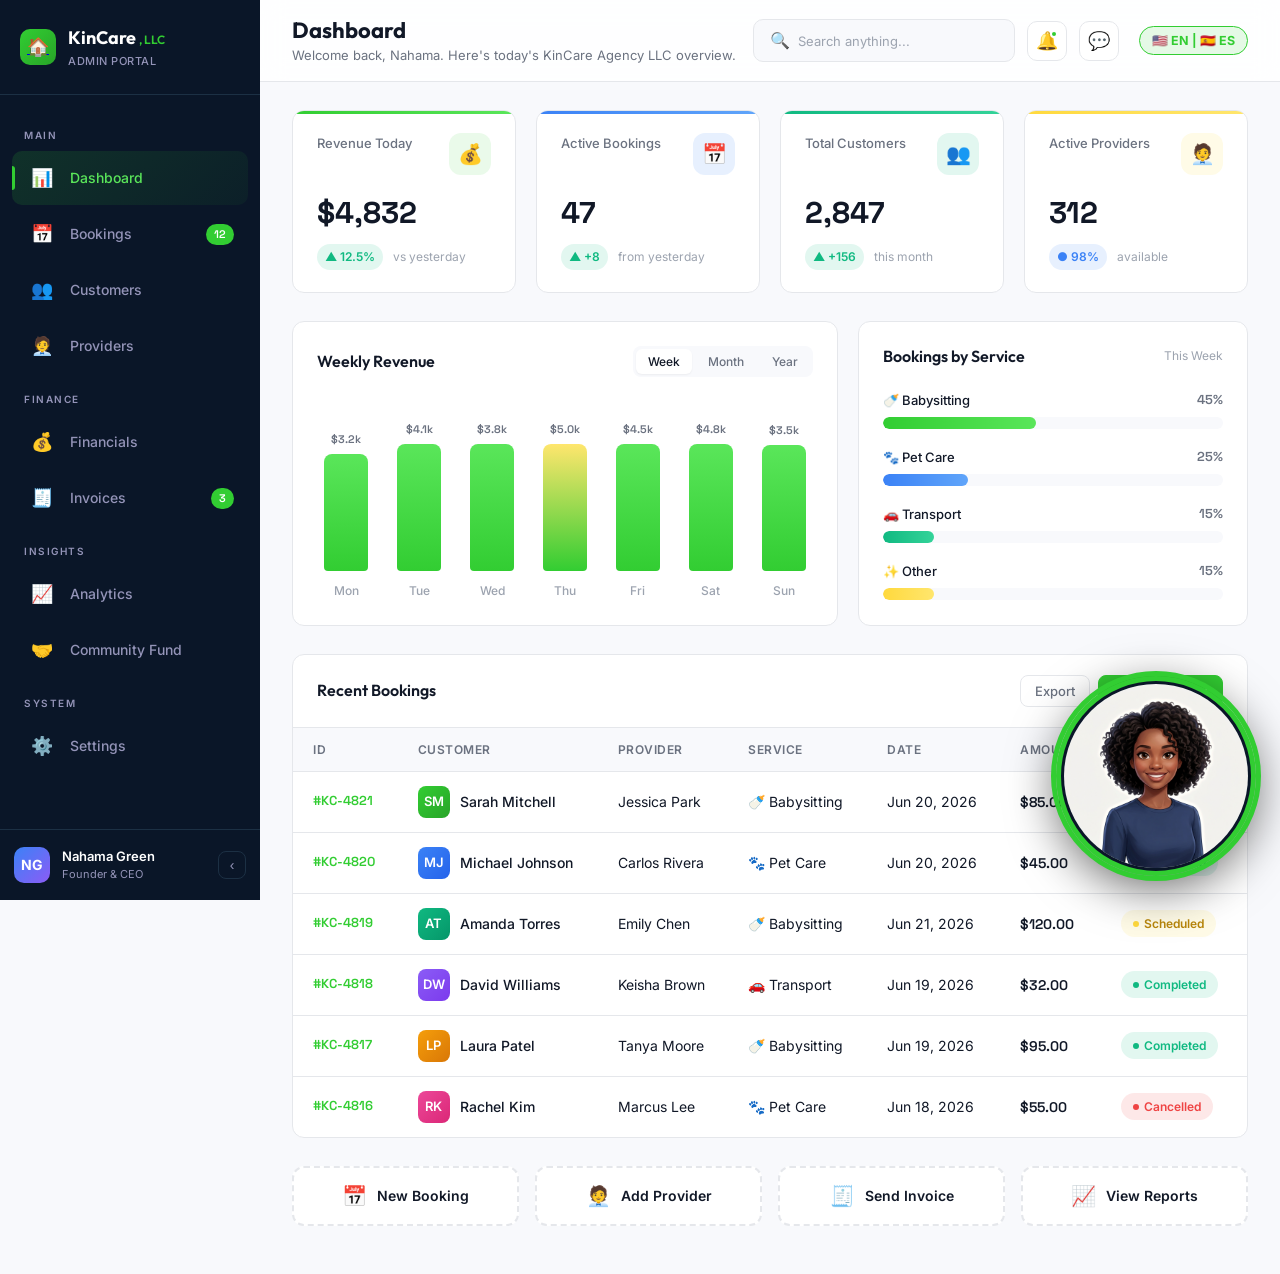
<file: admin.html>
<!DOCTYPE html>
<html lang="en">
<head>
    <meta charset="UTF-8">
    <meta name="viewport" content="width=device-width, initial-scale=1.0">
    <title>KinCare Admin — Business Management Portal</title>
    <meta name="description" content="KinCare Admin Portal — manage bookings, customers, providers, invoices, and analytics for your on-demand caregiving business.">
    <link rel="preconnect" href="https://fonts.googleapis.com">
    <link rel="preconnect" href="https://fonts.gstatic.com" crossorigin>
    <link href="https://fonts.googleapis.com/css2?family=Inter:wght@400;500;600;700&family=Outfit:wght@500;600;700;800&family=Space+Grotesk:wght@400;500;600;700&display=swap" rel="stylesheet">
    <style>
        /* ═══════════════════════════════════════════
           CSS RESET & VARIABLES
           ═══════════════════════════════════════════ */
        *, *::before, *::after { margin: 0; padding: 0; box-sizing: border-box; }

        :root {
            --coral: #32CD32;
            --coral-light: #5AE65A;
            --coral-dark: #28A428;
            --navy: #0A1628;
            --navy-light: #142236;
            --navy-lighter: #1C3044;
            --navy-text: #9494B8;
            --gold: #FFD93D;
            --gold-light: #FFE66D;
            --green: #10B981;
            --green-light: #34D399;
            --green-bg: rgba(16, 185, 129, 0.12);
            --cloud: #F8F9FC;
            --white: #FFFFFF;
            --blue: #3B82F6;
            --blue-bg: rgba(59, 130, 246, 0.12);
            --red: #EF4444;
            --red-bg: rgba(239, 68, 68, 0.12);
            --gold-bg: rgba(255, 217, 61, 0.12);
            --border: #E5E7EB;
            --text-primary: #111827;
            --text-secondary: #6B7280;
            --text-muted: #9CA3AF;
            --shadow-sm: 0 1px 2px rgba(0,0,0,0.05);
            --shadow-md: 0 4px 12px rgba(0,0,0,0.08);
            --shadow-lg: 0 8px 30px rgba(0,0,0,0.12);
            --sidebar-width: 260px;
            --sidebar-collapsed: 72px;
            --radius: 12px;
            --radius-sm: 8px;
            --transition: 0.25s cubic-bezier(0.4, 0, 0.2, 1);
        }

        body {
            font-family: 'Inter', -apple-system, BlinkMacSystemFont, sans-serif;
            background: var(--cloud);
            color: var(--text-primary);
            line-height: 1.6;
            overflow-x: hidden;
            min-height: 100vh;
        }

        h1, h2, h3, h4, h5 {
            font-family: 'Outfit', sans-serif;
            line-height: 1.3;
        }

        /* ═══════════════════════════════════════════
           SIDEBAR
           ═══════════════════════════════════════════ */
        .sidebar {
            position: fixed;
            top: 0;
            left: 0;
            width: var(--sidebar-width);
            height: 100vh;
            background: var(--navy);
            display: flex;
            flex-direction: column;
            z-index: 100;
            transition: width var(--transition);
            overflow: hidden;
        }

        .sidebar.collapsed {
            width: var(--sidebar-collapsed);
        }

        .sidebar-header {
            padding: 24px 20px;
            border-bottom: 1px solid var(--navy-lighter);
            display: flex;
            align-items: center;
            gap: 12px;
            min-height: 80px;
        }

        .sidebar-logo {
            width: 36px;
            height: 36px;
            background: linear-gradient(135deg, var(--coral), var(--coral-dark));
            border-radius: 10px;
            display: flex;
            align-items: center;
            justify-content: center;
            font-size: 18px;
            flex-shrink: 0;
        }

        .sidebar-brand {
            display: flex;
            flex-direction: column;
            overflow: hidden;
            white-space: nowrap;
            transition: opacity var(--transition);
        }

        .sidebar.collapsed .sidebar-brand {
            opacity: 0;
            width: 0;
        }

        .sidebar-brand-name {
            font-family: 'Outfit', sans-serif;
            font-weight: 700;
            font-size: 18px;
            color: var(--white);
            text-decoration: none;
        }

        .sidebar-brand-name:hover {
            color: var(--coral-light);
        }

        .sidebar-brand-sub {
            font-size: 11px;
            color: var(--navy-text);
            font-weight: 500;
            letter-spacing: 0.5px;
            text-transform: uppercase;
        }

        .sidebar-nav {
            flex: 1;
            padding: 16px 12px;
            overflow-y: auto;
        }

        .sidebar-nav::-webkit-scrollbar { width: 4px; }
        .sidebar-nav::-webkit-scrollbar-track { background: transparent; }
        .sidebar-nav::-webkit-scrollbar-thumb { background: var(--navy-lighter); border-radius: 4px; }

        .nav-section-label {
            font-size: 10px;
            font-weight: 600;
            color: var(--navy-text);
            text-transform: uppercase;
            letter-spacing: 1.5px;
            padding: 16px 12px 8px;
            overflow: hidden;
            white-space: nowrap;
            transition: opacity var(--transition);
        }

        .sidebar.collapsed .nav-section-label {
            opacity: 0;
        }

        .nav-item {
            display: flex;
            align-items: center;
            gap: 12px;
            padding: 11px 14px;
            border-radius: 10px;
            color: var(--navy-text);
            text-decoration: none;
            font-size: 14px;
            font-weight: 500;
            cursor: pointer;
            transition: all var(--transition);
            margin-bottom: 2px;
            position: relative;
            white-space: nowrap;
        }

        .nav-item:hover {
            background: var(--navy-light);
            color: var(--white);
        }

        .nav-item.active {
            background: linear-gradient(135deg, rgba(50,205,50,0.15), rgba(50,205,50,0.05));
            color: var(--coral-light);
        }

        .nav-item.active::before {
            content: '';
            position: absolute;
            left: 0;
            top: 50%;
            transform: translateY(-50%);
            width: 3px;
            height: 24px;
            background: var(--coral);
            border-radius: 0 3px 3px 0;
        }

        .nav-icon {
            width: 32px;
            height: 32px;
            display: flex;
            align-items: center;
            justify-content: center;
            font-size: 18px;
            flex-shrink: 0;
        }

        .nav-label {
            overflow: hidden;
            transition: opacity var(--transition);
        }

        .sidebar.collapsed .nav-label {
            opacity: 0;
            width: 0;
        }

        .nav-badge {
            margin-left: auto;
            background: var(--coral);
            color: var(--white);
            font-size: 11px;
            font-weight: 600;
            padding: 2px 8px;
            border-radius: 20px;
            font-family: 'Space Grotesk', monospace;
        }

        .sidebar.collapsed .nav-badge {
            display: none;
        }

        .sidebar-footer {
            padding: 16px 14px;
            border-top: 1px solid var(--navy-lighter);
            display: flex;
            align-items: center;
            gap: 12px;
        }

        .sidebar-avatar {
            width: 36px;
            height: 36px;
            border-radius: 10px;
            background: linear-gradient(135deg, var(--blue), #8B5CF6);
            display: flex;
            align-items: center;
            justify-content: center;
            color: var(--white);
            font-weight: 700;
            font-size: 14px;
            flex-shrink: 0;
        }

        .sidebar-user {
            overflow: hidden;
            white-space: nowrap;
            transition: opacity var(--transition);
        }

        .sidebar.collapsed .sidebar-user {
            opacity: 0;
            width: 0;
        }

        .sidebar-user-name {
            font-size: 13px;
            font-weight: 600;
            color: var(--white);
        }

        .sidebar-user-role {
            font-size: 11px;
            color: var(--navy-text);
        }

        .sidebar-collapse-btn {
            margin-left: auto;
            width: 28px;
            height: 28px;
            border-radius: 8px;
            border: 1px solid var(--navy-lighter);
            background: transparent;
            color: var(--navy-text);
            cursor: pointer;
            display: flex;
            align-items: center;
            justify-content: center;
            font-size: 14px;
            transition: all var(--transition);
            flex-shrink: 0;
        }

        .sidebar-collapse-btn:hover {
            background: var(--navy-light);
            color: var(--white);
        }

        .sidebar.collapsed .sidebar-collapse-btn {
            margin-left: 0;
            transform: rotate(180deg);
        }

        /* ═══════════════════════════════════════════
           MAIN CONTENT
           ═══════════════════════════════════════════ */
        .main {
            margin-left: var(--sidebar-width);
            min-height: 100vh;
            transition: margin-left var(--transition);
        }

        .sidebar.collapsed ~ .main {
            margin-left: var(--sidebar-collapsed);
        }

        .topbar {
            position: sticky;
            top: 0;
            z-index: 50;
            background: rgba(255,255,255,0.85);
            backdrop-filter: blur(12px);
            -webkit-backdrop-filter: blur(12px);
            border-bottom: 1px solid var(--border);
            padding: 16px 32px;
            display: flex;
            align-items: center;
            justify-content: space-between;
        }

        .topbar-left {
            display: flex;
            flex-direction: column;
        }

        .topbar-title {
            font-family: 'Outfit', sans-serif;
            font-size: 22px;
            font-weight: 700;
            color: var(--text-primary);
        }

        .topbar-subtitle {
            font-size: 13px;
            color: var(--text-secondary);
        }

        .topbar-actions {
            display: flex;
            align-items: center;
            gap: 12px;
        }

        .topbar-search {
            display: flex;
            align-items: center;
            background: var(--cloud);
            border-radius: 10px;
            padding: 8px 16px;
            gap: 8px;
            border: 1px solid var(--border);
            transition: all var(--transition);
        }

        .topbar-search:focus-within {
            border-color: var(--coral);
            box-shadow: 0 0 0 3px rgba(50,205,50,0.1);
        }

        .topbar-search input {
            border: none;
            background: transparent;
            font-family: 'Inter', sans-serif;
            font-size: 13px;
            color: var(--text-primary);
            outline: none;
            width: 200px;
        }

        .topbar-search input::placeholder {
            color: var(--text-muted);
        }

        .topbar-icon-btn {
            width: 40px;
            height: 40px;
            border-radius: 10px;
            border: 1px solid var(--border);
            background: var(--white);
            cursor: pointer;
            display: flex;
            align-items: center;
            justify-content: center;
            font-size: 18px;
            transition: all var(--transition);
            position: relative;
        }

        .topbar-icon-btn:hover {
            background: var(--cloud);
            border-color: var(--coral);
        }

        .topbar-icon-btn .notif-dot {
            position: absolute;
            top: 8px;
            right: 8px;
            width: 8px;
            height: 8px;
            background: var(--coral);
            border-radius: 50%;
            border: 2px solid var(--white);
        }

        /* ═══════════════════════════════════════════
           CONTENT AREA
           ═══════════════════════════════════════════ */
        .content {
            padding: 28px 32px 48px;
        }

        .view { display: none; }
        .view.active { display: block; }

        /* ═══════════════════════════════════════════
           STAT CARDS
           ═══════════════════════════════════════════ */
        .stat-grid {
            display: grid;
            grid-template-columns: repeat(4, 1fr);
            gap: 20px;
            margin-bottom: 28px;
        }

        .stat-card {
            background: var(--white);
            border-radius: var(--radius);
            padding: 22px 24px;
            border: 1px solid var(--border);
            transition: all var(--transition);
            cursor: default;
            position: relative;
            overflow: hidden;
        }

        .stat-card:hover {
            transform: translateY(-4px);
            box-shadow: var(--shadow-lg);
            border-color: transparent;
        }

        .stat-card::after {
            content: '';
            position: absolute;
            top: 0;
            left: 0;
            right: 0;
            height: 3px;
        }

        .stat-card:nth-child(1)::after { background: linear-gradient(90deg, var(--coral), var(--coral-light)); }
        .stat-card:nth-child(2)::after { background: linear-gradient(90deg, var(--blue), #60A5FA); }
        .stat-card:nth-child(3)::after { background: linear-gradient(90deg, var(--green), var(--green-light)); }
        .stat-card:nth-child(4)::after { background: linear-gradient(90deg, var(--gold), var(--gold-light)); }

        .stat-card-top {
            display: flex;
            align-items: flex-start;
            justify-content: space-between;
            margin-bottom: 14px;
        }

        .stat-label {
            font-size: 13px;
            font-weight: 500;
            color: var(--text-secondary);
        }

        .stat-icon {
            width: 42px;
            height: 42px;
            border-radius: 12px;
            display: flex;
            align-items: center;
            justify-content: center;
            font-size: 20px;
        }

        .stat-card:nth-child(1) .stat-icon { background: rgba(50,205,50,0.1); }
        .stat-card:nth-child(2) .stat-icon { background: var(--blue-bg); }
        .stat-card:nth-child(3) .stat-icon { background: var(--green-bg); }
        .stat-card:nth-child(4) .stat-icon { background: var(--gold-bg); }

        .stat-value {
            font-family: 'Space Grotesk', monospace;
            font-size: 30px;
            font-weight: 700;
            color: var(--text-primary);
            margin-bottom: 6px;
        }

        .stat-trend {
            display: inline-flex;
            align-items: center;
            gap: 4px;
            font-size: 12px;
            font-weight: 600;
            padding: 3px 8px;
            border-radius: 20px;
        }

        .stat-trend.up {
            background: var(--green-bg);
            color: var(--green);
        }

        .stat-trend.neutral {
            background: var(--blue-bg);
            color: var(--blue);
        }

        .stat-sub {
            font-size: 12px;
            color: var(--text-muted);
            margin-left: 6px;
        }

        /* ═══════════════════════════════════════════
           CHART SECTION
           ═══════════════════════════════════════════ */
        .chart-grid {
            display: grid;
            grid-template-columns: 1.4fr 1fr;
            gap: 20px;
            margin-bottom: 28px;
        }

        .chart-card {
            background: var(--white);
            border-radius: var(--radius);
            padding: 24px;
            border: 1px solid var(--border);
        }

        .chart-header {
            display: flex;
            align-items: center;
            justify-content: space-between;
            margin-bottom: 24px;
        }

        .chart-title {
            font-family: 'Outfit', sans-serif;
            font-size: 16px;
            font-weight: 600;
            color: var(--text-primary);
        }

        .chart-period {
            display: flex;
            gap: 4px;
            background: var(--cloud);
            border-radius: 8px;
            padding: 3px;
        }

        .chart-period-btn {
            padding: 5px 12px;
            border-radius: 6px;
            border: none;
            background: transparent;
            font-family: 'Inter', sans-serif;
            font-size: 12px;
            font-weight: 500;
            color: var(--text-secondary);
            cursor: pointer;
            transition: all var(--transition);
        }

        .chart-period-btn.active {
            background: var(--white);
            color: var(--text-primary);
            box-shadow: var(--shadow-sm);
        }

        /* Bar Chart */
        .bar-chart {
            display: flex;
            align-items: flex-end;
            gap: 14px;
            height: 200px;
            padding-top: 20px;
        }

        .bar-col {
            flex: 1;
            display: flex;
            flex-direction: column;
            align-items: center;
            height: 100%;
            justify-content: flex-end;
        }

        .bar-value {
            font-family: 'Space Grotesk', monospace;
            font-size: 11px;
            font-weight: 600;
            color: var(--text-secondary);
            margin-bottom: 6px;
        }

        .bar {
            width: 100%;
            max-width: 44px;
            border-radius: 8px 8px 4px 4px;
            transition: all 0.8s cubic-bezier(0.34, 1.56, 0.64, 1);
            position: relative;
            cursor: pointer;
        }

        .bar:hover {
            filter: brightness(1.1);
            transform: scaleY(1.03);
            transform-origin: bottom;
        }

        .bar-label {
            font-size: 12px;
            font-weight: 500;
            color: var(--text-muted);
            margin-top: 10px;
        }

        /* Horizontal Bar Chart */
        .h-bar-chart {
            display: flex;
            flex-direction: column;
            gap: 18px;
        }

        .h-bar-row {
            display: flex;
            flex-direction: column;
            gap: 6px;
        }

        .h-bar-label-row {
            display: flex;
            align-items: center;
            justify-content: space-between;
        }

        .h-bar-name {
            font-size: 13px;
            font-weight: 500;
            color: var(--text-primary);
        }

        .h-bar-pct {
            font-family: 'Space Grotesk', monospace;
            font-size: 13px;
            font-weight: 600;
            color: var(--text-secondary);
        }

        .h-bar-track {
            width: 100%;
            height: 12px;
            background: var(--cloud);
            border-radius: 6px;
            overflow: hidden;
        }

        .h-bar-fill {
            height: 100%;
            border-radius: 6px;
            transition: width 1.2s cubic-bezier(0.34, 1.56, 0.64, 1);
        }

        /* ═══════════════════════════════════════════
           TABLE
           ═══════════════════════════════════════════ */
        .table-card {
            background: var(--white);
            border-radius: var(--radius);
            border: 1px solid var(--border);
            overflow: hidden;
            margin-bottom: 28px;
        }

        .table-header {
            display: flex;
            align-items: center;
            justify-content: space-between;
            padding: 20px 24px;
            border-bottom: 1px solid var(--border);
        }

        .table-title {
            font-family: 'Outfit', sans-serif;
            font-size: 16px;
            font-weight: 600;
        }

        .table-actions {
            display: flex;
            gap: 8px;
        }

        .table-btn {
            padding: 7px 14px;
            border-radius: var(--radius-sm);
            border: 1px solid var(--border);
            background: var(--white);
            font-family: 'Inter', sans-serif;
            font-size: 13px;
            font-weight: 500;
            color: var(--text-secondary);
            cursor: pointer;
            transition: all var(--transition);
        }

        .table-btn:hover {
            border-color: var(--coral);
            color: var(--coral);
        }

        .table-btn.primary {
            background: var(--coral);
            color: var(--white);
            border-color: var(--coral);
        }

        .table-btn.primary:hover {
            background: var(--coral-dark);
        }

        table {
            width: 100%;
            border-collapse: collapse;
        }

        thead {
            background: var(--cloud);
        }

        th {
            padding: 12px 20px;
            text-align: left;
            font-size: 12px;
            font-weight: 600;
            color: var(--text-secondary);
            text-transform: uppercase;
            letter-spacing: 0.5px;
            white-space: nowrap;
        }

        td {
            padding: 14px 20px;
            font-size: 14px;
            border-top: 1px solid var(--border);
            white-space: nowrap;
        }

        tbody tr {
            transition: background var(--transition);
        }

        tbody tr:hover {
            background: rgba(50,205,50,0.03);
        }

        .td-id {
            font-family: 'Space Grotesk', monospace;
            font-weight: 600;
            color: var(--coral);
            font-size: 13px;
        }

        .td-customer {
            display: flex;
            align-items: center;
            gap: 10px;
        }

        .td-avatar {
            width: 32px;
            height: 32px;
            border-radius: 8px;
            display: flex;
            align-items: center;
            justify-content: center;
            font-size: 13px;
            font-weight: 600;
            color: var(--white);
            flex-shrink: 0;
        }

        .td-name {
            font-weight: 500;
        }

        .td-amount {
            font-family: 'Space Grotesk', monospace;
            font-weight: 600;
        }

        .status-badge {
            display: inline-flex;
            align-items: center;
            gap: 5px;
            padding: 4px 12px;
            border-radius: 20px;
            font-size: 12px;
            font-weight: 600;
        }

        .status-badge.completed { background: var(--green-bg); color: var(--green); }
        .status-badge.in-progress { background: var(--blue-bg); color: var(--blue); }
        .status-badge.scheduled { background: var(--gold-bg); color: #B8860B; }
        .status-badge.cancelled { background: var(--red-bg); color: var(--red); }

        .status-dot {
            width: 6px;
            height: 6px;
            border-radius: 50%;
        }

        .status-badge.completed .status-dot { background: var(--green); }
        .status-badge.in-progress .status-dot { background: var(--blue); }
        .status-badge.scheduled .status-dot { background: var(--gold); }
        .status-badge.cancelled .status-dot { background: var(--red); }

        /* ═══════════════════════════════════════════
           QUICK ACTIONS
           ═══════════════════════════════════════════ */
        .quick-actions {
            display: grid;
            grid-template-columns: repeat(4, 1fr);
            gap: 16px;
        }

        .qa-btn {
            display: flex;
            align-items: center;
            justify-content: center;
            gap: 10px;
            padding: 16px 20px;
            border-radius: var(--radius);
            border: 2px dashed var(--border);
            background: var(--white);
            font-family: 'Inter', sans-serif;
            font-size: 14px;
            font-weight: 600;
            color: var(--text-primary);
            cursor: pointer;
            transition: all var(--transition);
        }

        .qa-btn:hover {
            border-style: solid;
            border-color: var(--coral);
            color: var(--coral);
            transform: translateY(-2px);
            box-shadow: var(--shadow-md);
        }

        .qa-btn span { font-size: 20px; }

        /* ═══════════════════════════════════════════
           BOOKINGS VIEW
           ═══════════════════════════════════════════ */
        .filter-bar {
            display: flex;
            align-items: center;
            justify-content: space-between;
            margin-bottom: 20px;
            gap: 12px;
            flex-wrap: wrap;
        }

        .filter-tabs {
            display: flex;
            gap: 4px;
            background: var(--white);
            border-radius: 10px;
            padding: 4px;
            border: 1px solid var(--border);
        }

        .filter-tab {
            padding: 8px 18px;
            border-radius: 8px;
            border: none;
            background: transparent;
            font-family: 'Inter', sans-serif;
            font-size: 13px;
            font-weight: 500;
            color: var(--text-secondary);
            cursor: pointer;
            transition: all var(--transition);
        }

        .filter-tab.active {
            background: var(--coral);
            color: var(--white);
        }

        .filter-tab:hover:not(.active) {
            background: var(--cloud);
        }

        .filter-search {
            display: flex;
            align-items: center;
            background: var(--white);
            border: 1px solid var(--border);
            border-radius: 10px;
            padding: 8px 16px;
            gap: 8px;
            transition: all var(--transition);
        }

        .filter-search:focus-within {
            border-color: var(--coral);
            box-shadow: 0 0 0 3px rgba(50,205,50,0.1);
        }

        .filter-search input {
            border: none;
            background: transparent;
            font-family: 'Inter', sans-serif;
            font-size: 13px;
            outline: none;
            width: 220px;
            color: var(--text-primary);
        }

        .filter-search input::placeholder {
            color: var(--text-muted);
        }

        .booking-count {
            font-size: 13px;
            color: var(--text-secondary);
            font-weight: 500;
        }

        .booking-count strong {
            color: var(--text-primary);
            font-family: 'Space Grotesk', monospace;
        }

        /* ═══════════════════════════════════════════
           COMING SOON / PLACEHOLDER
           ═══════════════════════════════════════════ */
        .coming-soon {
            display: flex;
            flex-direction: column;
            align-items: center;
            justify-content: center;
            min-height: 60vh;
            text-align: center;
        }

        .coming-soon-icon {
            width: 100px;
            height: 100px;
            border-radius: 28px;
            background: linear-gradient(135deg, rgba(50,205,50,0.1), rgba(255,217,61,0.1));
            display: flex;
            align-items: center;
            justify-content: center;
            font-size: 48px;
            margin-bottom: 24px;
        }

        .coming-soon h2 {
            font-size: 28px;
            font-weight: 700;
            margin-bottom: 8px;
            color: var(--text-primary);
        }

        .coming-soon p {
            font-size: 15px;
            color: var(--text-secondary);
            max-width: 400px;
        }

        .coming-soon-badge {
            margin-top: 20px;
            padding: 6px 16px;
            border-radius: 20px;
            background: var(--gold-bg);
            color: #B8860B;
            font-size: 12px;
            font-weight: 600;
        }

        /* ═══════════════════════════════════════════
           TABLE SCROLLABLE WRAPPER
           ═══════════════════════════════════════════ */
        .table-scroll {
            overflow-x: auto;
        }

        .table-scroll::-webkit-scrollbar { height: 6px; }
        .table-scroll::-webkit-scrollbar-track { background: var(--cloud); }
        .table-scroll::-webkit-scrollbar-thumb { background: var(--border); border-radius: 3px; }

        /* ═══════════════════════════════════════════
           RESPONSIVE
           ═══════════════════════════════════════════ */
        @media (max-width: 1200px) {
            .stat-grid { grid-template-columns: repeat(2, 1fr); }
            .chart-grid { grid-template-columns: 1fr; }
            .quick-actions { grid-template-columns: repeat(2, 1fr); }
        }

        @media (max-width: 768px) {
            .sidebar {
                width: var(--sidebar-collapsed);
            }
            .sidebar .sidebar-brand,
            .sidebar .nav-label,
            .sidebar .nav-badge,
            .sidebar .sidebar-user,
            .sidebar .nav-section-label { opacity: 0; width: 0; }
            .sidebar .sidebar-collapse-btn { display: none; }

            .main {
                margin-left: var(--sidebar-collapsed);
            }

            .stat-grid { grid-template-columns: 1fr; }
            .quick-actions { grid-template-columns: 1fr; }
            .content { padding: 20px 16px; }
            .topbar { padding: 14px 16px; }
            .topbar-search input { width: 120px; }
            .filter-bar { flex-direction: column; align-items: stretch; }
        }

        /* Mobile Landscape Optimization */
        @media (max-height: 550px) and (orientation: landscape) {
            .content { padding: 12px 16px; }
            .topbar { padding: 8px 16px; height: 50px; }
            .stat-grid { grid-template-columns: repeat(2, 1fr); }
            .data-table { font-size: 0.8rem; }
            .table-card { overflow-x: auto; }
        }

        /* ═══════════════════════════════════════════
           ANIMATIONS
           ═══════════════════════════════════════════ */
        @keyframes fadeInUp {
            from { opacity: 0; transform: translateY(20px); }
            to { opacity: 1; transform: translateY(0); }
        }

        @keyframes slideInLeft {
            from { opacity: 0; transform: translateX(-20px); }
            to { opacity: 1; transform: translateX(0); }
        }

        .stat-card {
            animation: fadeInUp 0.5s ease-out both;
        }
        .stat-card:nth-child(1) { animation-delay: 0.05s; }
        .stat-card:nth-child(2) { animation-delay: 0.1s; }
        .stat-card:nth-child(3) { animation-delay: 0.15s; }
        .stat-card:nth-child(4) { animation-delay: 0.2s; }

        .chart-card { animation: fadeInUp 0.5s ease-out 0.25s both; }
        .table-card { animation: fadeInUp 0.5s ease-out 0.35s both; }
    </style>
</head>
<body>

<!-- ═══════════════════════════════════════════
     SIDEBAR
     ═══════════════════════════════════════════ -->
<aside class="sidebar" id="sidebar">
    <div class="sidebar-header">
        <a href="index.html" class="sidebar-logo" title="Back to KinCare Home">🏠</a>
        <div class="sidebar-brand">
            <a href="index.html" class="sidebar-brand-name">KinCare<span style="color:#32CD32;font-size:0.75rem;font-weight:600;margin-left:3px;">, LLC</span></a>
            <span class="sidebar-brand-sub">Admin Portal</span>
        </div>
    </div>

    <nav class="sidebar-nav">
        <div class="nav-section-label">Main</div>
        <a class="nav-item active" data-view="dashboard" onclick="switchView('dashboard', this)">
            <span class="nav-icon">📊</span>
            <span class="nav-label">Dashboard</span>
        </a>
        <a class="nav-item" data-view="bookings" onclick="switchView('bookings', this)">
            <span class="nav-icon">📅</span>
            <span class="nav-label">Bookings</span>
            <span class="nav-badge">12</span>
        </a>
        <a class="nav-item" data-view="customers" onclick="switchView('customers', this)">
            <span class="nav-icon">👥</span>
            <span class="nav-label">Customers</span>
        </a>
        <a class="nav-item" data-view="providers" onclick="switchView('providers', this)">
            <span class="nav-icon">🧑‍💼</span>
            <span class="nav-label">Providers</span>
        </a>

        <div class="nav-section-label">Finance</div>
        <a class="nav-item" data-view="financials" onclick="switchView('financials', this)">
            <span class="nav-icon">💰</span>
            <span class="nav-label">Financials</span>
        </a>
        <a class="nav-item" data-view="invoices" onclick="switchView('invoices', this)">
            <span class="nav-icon">🧾</span>
            <span class="nav-label">Invoices</span>
            <span class="nav-badge">3</span>
        </a>

        <div class="nav-section-label">Insights</div>
        <a class="nav-item" data-view="analytics" onclick="switchView('analytics', this)">
            <span class="nav-icon">📈</span>
            <span class="nav-label">Analytics</span>
        </a>
        <a class="nav-item" data-view="community" onclick="switchView('community', this)">
            <span class="nav-icon">🤝</span>
            <span class="nav-label">Community Fund</span>
        </a>

        <div class="nav-section-label">System</div>
        <a class="nav-item" data-view="settings" onclick="switchView('settings', this)">
            <span class="nav-icon">⚙️</span>
            <span class="nav-label">Settings</span>
        </a>
    </nav>

    <div class="sidebar-footer">
        <div class="sidebar-avatar">NG</div>
        <div class="sidebar-user">
            <div class="sidebar-user-name">Nahama Green</div>
            <div class="sidebar-user-role">Founder & CEO</div>
        </div>
        <button class="sidebar-collapse-btn" onclick="toggleSidebar()" title="Toggle sidebar">
            ‹
        </button>
    </div>
</aside>

<!-- ═══════════════════════════════════════════
     MAIN CONTENT
     ═══════════════════════════════════════════ -->
<div class="main">
    <!-- Top Bar -->
    <header class="topbar">
        <div class="topbar-left">
            <h1 class="topbar-title" id="topbar-title">Dashboard</h1>
            <p class="topbar-subtitle" id="topbar-subtitle">Welcome back, Nahama. Here's today's KinCare Agency LLC overview.</p>
        </div>
        <div class="topbar-actions">
            <div class="topbar-search">
                <span>🔍</span>
                <input type="text" placeholder="Search anything..." id="global-search">
            </div>
            <button class="topbar-icon-btn" title="Notifications">
                🔔
                <span class="notif-dot"></span>
            </button>
            <button class="topbar-icon-btn" title="Messages">
                💬
            </button>
        </div>
    </header>

    <div class="content">

        <!-- ═══════════════════════════════════════════
             DASHBOARD VIEW
             ═══════════════════════════════════════════ -->
        <section class="view active" id="view-dashboard">

            <!-- Stat Cards -->
            <div class="stat-grid">
                <div class="stat-card">
                    <div class="stat-card-top">
                        <span class="stat-label">Revenue Today</span>
                        <div class="stat-icon">💰</div>
                    </div>
                    <div class="stat-value" data-target="4832" data-prefix="$">$0</div>
                    <div>
                        <span class="stat-trend up">▲ 12.5%</span>
                        <span class="stat-sub">vs yesterday</span>
                    </div>
                </div>
                <div class="stat-card">
                    <div class="stat-card-top">
                        <span class="stat-label">Active Bookings</span>
                        <div class="stat-icon">📅</div>
                    </div>
                    <div class="stat-value" data-target="47" data-prefix="">0</div>
                    <div>
                        <span class="stat-trend up">▲ +8</span>
                        <span class="stat-sub">from yesterday</span>
                    </div>
                </div>
                <div class="stat-card">
                    <div class="stat-card-top">
                        <span class="stat-label">Total Customers</span>
                        <div class="stat-icon">👥</div>
                    </div>
                    <div class="stat-value" data-target="2847" data-prefix="">0</div>
                    <div>
                        <span class="stat-trend up">▲ +156</span>
                        <span class="stat-sub">this month</span>
                    </div>
                </div>
                <div class="stat-card">
                    <div class="stat-card-top">
                        <span class="stat-label">Active Providers</span>
                        <div class="stat-icon">🧑‍💼</div>
                    </div>
                    <div class="stat-value" data-target="312" data-prefix="">0</div>
                    <div>
                        <span class="stat-trend neutral">● 98%</span>
                        <span class="stat-sub">available</span>
                    </div>
                </div>
            </div>

            <!-- Charts -->
            <div class="chart-grid">
                <!-- Revenue Bar Chart -->
                <div class="chart-card">
                    <div class="chart-header">
                        <h3 class="chart-title">Weekly Revenue</h3>
                        <div class="chart-period">
                            <button class="chart-period-btn active">Week</button>
                            <button class="chart-period-btn">Month</button>
                            <button class="chart-period-btn">Year</button>
                        </div>
                    </div>
                    <div class="bar-chart" id="revenue-chart">
                        <div class="bar-col">
                            <span class="bar-value">$3.2k</span>
                            <div class="bar" style="height:0; background: linear-gradient(to top, var(--coral), var(--coral-light));" data-height="65%"></div>
                            <span class="bar-label">Mon</span>
                        </div>
                        <div class="bar-col">
                            <span class="bar-value">$4.1k</span>
                            <div class="bar" style="height:0; background: linear-gradient(to top, var(--coral), var(--coral-light));" data-height="82%"></div>
                            <span class="bar-label">Tue</span>
                        </div>
                        <div class="bar-col">
                            <span class="bar-value">$3.8k</span>
                            <div class="bar" style="height:0; background: linear-gradient(to top, var(--coral), var(--coral-light));" data-height="76%"></div>
                            <span class="bar-label">Wed</span>
                        </div>
                        <div class="bar-col">
                            <span class="bar-value">$5.0k</span>
                            <div class="bar" style="height:0; background: linear-gradient(to top, var(--coral), var(--gold-light));" data-height="100%"></div>
                            <span class="bar-label">Thu</span>
                        </div>
                        <div class="bar-col">
                            <span class="bar-value">$4.5k</span>
                            <div class="bar" style="height:0; background: linear-gradient(to top, var(--coral), var(--coral-light));" data-height="90%"></div>
                            <span class="bar-label">Fri</span>
                        </div>
                        <div class="bar-col">
                            <span class="bar-value">$4.8k</span>
                            <div class="bar" style="height:0; background: linear-gradient(to top, var(--coral), var(--coral-light));" data-height="96%"></div>
                            <span class="bar-label">Sat</span>
                        </div>
                        <div class="bar-col">
                            <span class="bar-value">$3.5k</span>
                            <div class="bar" style="height:0; background: linear-gradient(to top, var(--coral), var(--coral-light));" data-height="70%"></div>
                            <span class="bar-label">Sun</span>
                        </div>
                    </div>
                </div>

                <!-- Bookings by Service -->
                <div class="chart-card">
                    <div class="chart-header">
                        <h3 class="chart-title">Bookings by Service</h3>
                        <span style="font-size:12px; color: var(--text-muted);">This Week</span>
                    </div>
                    <div class="h-bar-chart">
                        <div class="h-bar-row">
                            <div class="h-bar-label-row">
                                <span class="h-bar-name">🍼 Babysitting</span>
                                <span class="h-bar-pct">45%</span>
                            </div>
                            <div class="h-bar-track">
                                <div class="h-bar-fill" style="width:0; background: linear-gradient(90deg, var(--coral), var(--coral-light));" data-width="45%"></div>
                            </div>
                        </div>
                        <div class="h-bar-row">
                            <div class="h-bar-label-row">
                                <span class="h-bar-name">🐾 Pet Care</span>
                                <span class="h-bar-pct">25%</span>
                            </div>
                            <div class="h-bar-track">
                                <div class="h-bar-fill" style="width:0; background: linear-gradient(90deg, var(--blue), #60A5FA);" data-width="25%"></div>
                            </div>
                        </div>
                        <div class="h-bar-row">
                            <div class="h-bar-label-row">
                                <span class="h-bar-name">🚗 Transport</span>
                                <span class="h-bar-pct">15%</span>
                            </div>
                            <div class="h-bar-track">
                                <div class="h-bar-fill" style="width:0; background: linear-gradient(90deg, var(--green), var(--green-light));" data-width="15%"></div>
                            </div>
                        </div>
                        <div class="h-bar-row">
                            <div class="h-bar-label-row">
                                <span class="h-bar-name">✨ Other</span>
                                <span class="h-bar-pct">15%</span>
                            </div>
                            <div class="h-bar-track">
                                <div class="h-bar-fill" style="width:0; background: linear-gradient(90deg, var(--gold), var(--gold-light));" data-width="15%"></div>
                            </div>
                        </div>
                    </div>
                </div>
            </div>

            <!-- Recent Bookings Table -->
            <div class="table-card">
                <div class="table-header">
                    <h3 class="table-title">Recent Bookings</h3>
                    <div class="table-actions">
                        <button class="table-btn">Export</button>
                        <button class="table-btn primary">+ New Booking</button>
                    </div>
                </div>
                <div class="table-scroll">
                    <table>
                        <thead>
                            <tr>
                                <th>ID</th>
                                <th>Customer</th>
                                <th>Provider</th>
                                <th>Service</th>
                                <th>Date</th>
                                <th>Amount</th>
                                <th>Status</th>
                            </tr>
                        </thead>
                        <tbody>
                            <tr>
                                <td class="td-id">#KC-4821</td>
                                <td><div class="td-customer"><div class="td-avatar" style="background: linear-gradient(135deg, #32CD32, #28A428);">SM</div><span class="td-name">Sarah Mitchell</span></div></td>
                                <td>Jessica Park</td>
                                <td>🍼 Babysitting</td>
                                <td>Jun 20, 2026</td>
                                <td class="td-amount">$85.00</td>
                                <td><span class="status-badge in-progress"><span class="status-dot"></span>In Progress</span></td>
                            </tr>
                            <tr>
                                <td class="td-id">#KC-4820</td>
                                <td><div class="td-customer"><div class="td-avatar" style="background: linear-gradient(135deg, #3B82F6, #2563EB);">MJ</div><span class="td-name">Michael Johnson</span></div></td>
                                <td>Carlos Rivera</td>
                                <td>🐾 Pet Care</td>
                                <td>Jun 20, 2026</td>
                                <td class="td-amount">$45.00</td>
                                <td><span class="status-badge completed"><span class="status-dot"></span>Completed</span></td>
                            </tr>
                            <tr>
                                <td class="td-id">#KC-4819</td>
                                <td><div class="td-customer"><div class="td-avatar" style="background: linear-gradient(135deg, #10B981, #059669);">AT</div><span class="td-name">Amanda Torres</span></div></td>
                                <td>Emily Chen</td>
                                <td>🍼 Babysitting</td>
                                <td>Jun 21, 2026</td>
                                <td class="td-amount">$120.00</td>
                                <td><span class="status-badge scheduled"><span class="status-dot"></span>Scheduled</span></td>
                            </tr>
                            <tr>
                                <td class="td-id">#KC-4818</td>
                                <td><div class="td-customer"><div class="td-avatar" style="background: linear-gradient(135deg, #8B5CF6, #7C3AED);">DW</div><span class="td-name">David Williams</span></div></td>
                                <td>Keisha Brown</td>
                                <td>🚗 Transport</td>
                                <td>Jun 19, 2026</td>
                                <td class="td-amount">$32.00</td>
                                <td><span class="status-badge completed"><span class="status-dot"></span>Completed</span></td>
                            </tr>
                            <tr>
                                <td class="td-id">#KC-4817</td>
                                <td><div class="td-customer"><div class="td-avatar" style="background: linear-gradient(135deg, #F59E0B, #D97706);">LP</div><span class="td-name">Laura Patel</span></div></td>
                                <td>Tanya Moore</td>
                                <td>🍼 Babysitting</td>
                                <td>Jun 19, 2026</td>
                                <td class="td-amount">$95.00</td>
                                <td><span class="status-badge completed"><span class="status-dot"></span>Completed</span></td>
                            </tr>
                            <tr>
                                <td class="td-id">#KC-4816</td>
                                <td><div class="td-customer"><div class="td-avatar" style="background: linear-gradient(135deg, #EC4899, #DB2777);">RK</div><span class="td-name">Rachel Kim</span></div></td>
                                <td>Marcus Lee</td>
                                <td>🐾 Pet Care</td>
                                <td>Jun 18, 2026</td>
                                <td class="td-amount">$55.00</td>
                                <td><span class="status-badge cancelled"><span class="status-dot"></span>Cancelled</span></td>
                            </tr>
                        </tbody>
                    </table>
                </div>
            </div>

            <!-- Quick Actions -->
            <div class="quick-actions">
                <button class="qa-btn" onclick="switchView('bookings', document.querySelector('[data-view=bookings]'))"><span>📅</span> New Booking</button>
                <button class="qa-btn"><span>🧑‍💼</span> Add Provider</button>
                <button class="qa-btn"><span>🧾</span> Send Invoice</button>
                <button class="qa-btn"><span>📈</span> View Reports</button>
            </div>
        </section>

        <!-- ═══════════════════════════════════════════
             BOOKINGS VIEW
             ═══════════════════════════════════════════ -->
        <section class="view" id="view-bookings">
            <div class="filter-bar">
                <div class="filter-tabs">
                    <button class="filter-tab active" onclick="filterBookings('all', this)">All Bookings</button>
                    <button class="filter-tab" onclick="filterBookings('active', this)">Active</button>
                    <button class="filter-tab" onclick="filterBookings('completed', this)">Completed</button>
                    <button class="filter-tab" onclick="filterBookings('cancelled', this)">Cancelled</button>
                </div>
                <div style="display: flex; align-items: center; gap: 14px;">
                    <span class="booking-count">Showing <strong id="booking-count">10</strong> bookings</span>
                    <div class="filter-search">
                        <span>🔍</span>
                        <input type="text" placeholder="Search bookings..." id="booking-search" oninput="searchBookings(this.value)">
                    </div>
                </div>
            </div>

            <div class="table-card" style="animation-delay: 0s;">
                <div class="table-header">
                    <h3 class="table-title">All Bookings</h3>
                    <div class="table-actions">
                        <button class="table-btn">🔽 Export CSV</button>
                        <button class="table-btn">🖨️ Print</button>
                        <button class="table-btn primary">+ New Booking</button>
                    </div>
                </div>
                <div class="table-scroll">
                    <table id="bookings-table">
                        <thead>
                            <tr>
                                <th>ID</th>
                                <th>Customer</th>
                                <th>Provider</th>
                                <th>Service</th>
                                <th>Date</th>
                                <th>Time</th>
                                <th>Duration</th>
                                <th>Amount</th>
                                <th>Payment</th>
                                <th>Status</th>
                            </tr>
                        </thead>
                        <tbody id="bookings-tbody">
                        </tbody>
                    </table>
                </div>
            </div>
        </section>

        <!-- ═══════════════════════════════════════════
             PLACEHOLDER VIEWS
             ═══════════════════════════════════════════ -->
        <section class="view" id="view-customers">
            <div class="coming-soon">
                <div class="coming-soon-icon">👥</div>
                <h2>Customers</h2>
                <p>Manage your customer database, profiles, booking history, and loyalty programs.</p>
                <span class="coming-soon-badge">Coming Soon</span>
            </div>
        </section>

        <section class="view" id="view-providers">
            <!-- Automated Provider Vetting & Categorization Header -->
            <div style="display:flex;justify-content:space-between;align-items:center;margin-bottom:1.5rem;flex-wrap:wrap;gap:1rem;">
                <div>
                    <h2 style="font-size:1.5rem;font-weight:700;margin-bottom:0.3rem;">Automated Provider Screening, Tiers & 3-Strike Roster</h2>
                    <p style="color:var(--text-muted);font-size:0.9rem;">Checkr API Background Screening, $17/hr+ Tier Management, 100% Tips Tracking & 3-Strike Safety Enforcement.</p>
                </div>
                <div style="display:flex;gap:0.75rem;flex-wrap:wrap;">
                    <button class="table-btn" onclick="window.KinCareAutomator && window.KinCareAutomator.exportApplicantsCSV()" style="display:flex;align-items:center;gap:0.4rem;padding:0.6rem 1rem;font-size:0.85rem;">
                        <span>🔽 Export Providers CSV</span>
                    </button>
                    <button class="table-btn" onclick="openAddProviderModal()" style="display:flex;align-items:center;gap:0.4rem;padding:0.6rem 1rem;font-size:0.85rem;">
                        <span>➕ Add Applicant Manually</span>
                    </button>
                    <button class="btn btn-primary" onclick="triggerBatchCheckrScreening()" style="display:flex;align-items:center;gap:0.5rem;padding:0.6rem 1rem;font-size:0.85rem;">
                        <span>⚡ Run Batch Checkr API Scan</span>
                    </button>
                </div>
            </div>

            <!-- Provider Filter Bar -->
            <div class="table-card" style="margin-bottom:1.5rem;padding:1rem 1.25rem;">
                <div style="display:flex;gap:0.5rem;flex-wrap:wrap;align-items:center;justify-content:space-between;">
                    <div style="display:flex;gap:0.4rem;flex-wrap:wrap;" id="provider-category-filters">
                        <button class="filter-tab active" onclick="filterProviders('all', this)">All Applicants (<span id="count-all">0</span>)</button>
                        <button class="filter-tab" onclick="filterProviders('pending_review', this)">Pending Screening (<span id="count-pending">0</span>)</button>
                        <button class="filter-tab" onclick="filterProviders('approved', this)">Checkr Clear / Roster (<span id="count-approved">0</span>)</button>
                        <button class="filter-tab" onclick="filterProviders('banned_3_strikes', this)">Banned (3 Strikes)</button>
                    </div>
                    <div style="display:flex;gap:0.5rem;align-items:center;">
                        <input type="text" id="provider-search" placeholder="Search applicant name, email, city..." onkeyup="renderProviders()" style="padding:0.45rem 0.8rem;border:1px solid var(--border-color);border-radius:6px;background:var(--bg-card);color:var(--text-main);font-size:0.85rem;">
                    </div>
                </div>
            </div>

            <!-- Applicants & Providers Table -->
            <div class="table-card">
                <div class="table-header" style="display:flex;justify-content:space-between;align-items:center;">
                    <h3>Applicant & Active Provider Queue</h3>
                    <span style="font-size:0.8rem;color:var(--text-muted);">Checkr API Connected • $17/hr Base Guarantee • 100% Tips to Provider</span>
                </div>
                <div class="table-responsive">
                    <table class="data-table">
                        <thead>
                            <tr>
                                <th>Applicant / Rating</th>
                                <th>Contact & City</th>
                                <th>Services</th>
                                <th>Tier & Base Pay</th>
                                <th>Jobs & Tips (100%)</th>
                                <th>Checkr & MVR</th>
                                <th>Strikes (Max 3)</th>
                                <th>Actions</th>
                            </tr>
                        </thead>
                        <tbody id="provider-table-body">
                            <!-- Populated dynamically by KinCareAutomator -->
                        </tbody>
                    </table>
                </div>
            </div>
        </section>

        <section class="view" id="view-financials">
            <div style="display:flex;justify-content:space-between;align-items:center;margin-bottom:1.5rem;flex-wrap:wrap;gap:1rem;">
                <div>
                    <h2 style="font-size:1.5rem;font-weight:700;margin-bottom:0.3rem;">💰 QuickBooks Accounting, Splits & 1099 Tax Hub</h2>
                    <p style="color:var(--text-muted);font-size:0.9rem;">KinCare Agency LLC (EIN: 42-4337623) — Live Revenue Splits, 1099-NEC Tracker & QuickBooks Online CSV Sync.</p>
                </div>
                <div style="display:flex;gap:0.75rem;flex-wrap:wrap;">
                    <a href="https://qbo.intuit.com" target="_blank" class="table-btn" style="text-decoration:none;">🟢 Open QuickBooks Online</a>
                    <a href="https://dashboard.stripe.com" target="_blank" class="table-btn" style="text-decoration:none;">💳 Open Stripe</a>
                    <button class="table-btn primary" onclick="window.KinCareAutomator && window.KinCareAutomator.exportQuickBooksCSV()">📊 Export QuickBooks (.CSV)</button>
                </div>
            </div>

            <div class="stat-grid" style="margin-bottom:1.5rem;">
                <div class="stat-card">
                    <div class="stat-card-top"><span class="stat-label">Gross Bookings YTD</span><div class="stat-icon">💵</div></div>
                    <div class="stat-value" style="font-size:1.75rem;color:#32CD32;">$18,450</div>
                    <div style="font-size:0.78rem;color:var(--text-muted);">100% processed via Stripe</div>
                </div>
                <div class="stat-card">
                    <div class="stat-card-top"><span class="stat-label">1099 Provider Payouts (75%)</span><div class="stat-icon">👩‍⚕️</div></div>
                    <div class="stat-value" style="font-size:1.75rem;">$13,837</div>
                    <div style="font-size:0.78rem;color:var(--text-muted);">+$1,460.50 in 100% provider tips</div>
                </div>
                <div class="stat-card">
                    <div class="stat-card-top"><span class="stat-label">KinCare Net Agency Commission (25%)</span><div class="stat-icon">🏦</div></div>
                    <div class="stat-value" style="font-size:1.75rem;color:#10B981;">$4,613</div>
                    <div style="font-size:0.78rem;color:var(--text-muted);">After provider base pay</div>
                </div>
                <div class="stat-card">
                    <div class="stat-card-top"><span class="stat-label">Est. IRS Tax Reserve (20%)</span><div class="stat-icon">🏛️</div></div>
                    <div class="stat-value" style="font-size:1.75rem;color:#F59E0B;">$923</div>
                    <div style="font-size:0.78rem;color:var(--text-muted);">Set aside in PNC Business Checking</div>
                </div>
            </div>

            <div class="table-card" style="padding:1.5rem;">
                <div style="display:flex;justify-content:space-between;align-items:center;margin-bottom:1rem;flex-wrap:wrap;gap:0.5rem;">
                    <div>
                        <h3 style="font-size:1.1rem;font-weight:700;">📋 IRS 1099-NEC Contractor Threshold Tracker ($600+ YTD)</h3>
                        <p style="font-size:0.8rem;color:var(--text-muted);">Any independent contractor paid $600 or more in a calendar year requires a Form 1099-NEC under EIN 42-4337623.</p>
                    </div>
                    <button class="table-btn" onclick="window.KinCareAutomator && window.KinCareAutomator.exportApplicantsCSV()">🔽 Export 1099 CSV</button>
                </div>
                <div class="table-responsive">
                    <table class="data-table">
                        <thead>
                            <tr>
                                <th>Contractor Name</th>
                                <th>Email & City</th>
                                <th>Tier & Rate</th>
                                <th>Jobs Completed</th>
                                <th>Tips (100%)</th>
                                <th>YTD Total Paid</th>
                                <th>IRS 1099-NEC Status</th>
                            </tr>
                        </thead>
                        <tbody id="tax-1099-tbody"></tbody>
                    </table>
                </div>
            </div>
        </section>

        <section class="view" id="view-invoices">
            <div style="display:flex;justify-content:space-between;align-items:center;margin-bottom:1.5rem;flex-wrap:wrap;gap:1rem;">
                <div>
                    <h2 style="font-size:1.5rem;font-weight:700;margin-bottom:0.3rem;">🧾 Client Billing & Invoice Generator</h2>
                    <p style="color:var(--text-muted);font-size:0.9rem;">Create branded KinCare Agency LLC invoices, calculate 75/25 provider splits automatically, and email payment links.</p>
                </div>
                <div style="display:flex;gap:0.75rem;">
                    <button class="table-btn" onclick="window.KinCareAutomator && window.KinCareAutomator.exportQuickBooksCSV()">📊 Export to QuickBooks</button>
                </div>
            </div>

            <div style="display:grid;grid-template-columns:repeat(auto-fit, minmax(340px, 1fr));gap:1.5rem;margin-bottom:1.5rem;">
                <div class="table-card" style="padding:1.5rem;">
                    <h3 style="font-size:1.1rem;font-weight:700;margin-bottom:1rem;">➕ Create New Client Invoice</h3>
                    <form onsubmit="handleCreateInvoice(event)" style="display:flex;flex-direction:column;gap:0.85rem;">
                        <div>
                            <label style="display:block;font-size:0.78rem;color:var(--text-muted);margin-bottom:0.25rem;">Client / Parent Name *</label>
                            <input type="text" id="inv-client-name" required placeholder="e.g. Sarah Mitchell" style="width:100%;padding:0.6rem 0.8rem;border-radius:8px;border:1px solid var(--border-color);background:var(--bg-main);color:var(--text-main);">
                        </div>
                        <div>
                            <label style="display:block;font-size:0.78rem;color:var(--text-muted);margin-bottom:0.25rem;">Client Email *</label>
                            <input type="email" id="inv-client-email" required placeholder="parent@email.com" style="width:100%;padding:0.6rem 0.8rem;border-radius:8px;border:1px solid var(--border-color);background:var(--bg-main);color:var(--text-main);">
                        </div>
                        <div style="display:grid;grid-template-columns:2fr 1fr;gap:0.75rem;">
                            <div>
                                <label style="display:block;font-size:0.78rem;color:var(--text-muted);margin-bottom:0.25rem;">Service Description *</label>
                                <input type="text" id="inv-service" required placeholder="Babysitting (4 hrs)" style="width:100%;padding:0.6rem 0.8rem;border-radius:8px;border:1px solid var(--border-color);background:var(--bg-main);color:var(--text-main);">
                            </div>
                            <div>
                                <label style="display:block;font-size:0.78rem;color:var(--text-muted);margin-bottom:0.25rem;">Total ($)</label>
                                <input type="number" id="inv-amount" required value="100" min="17" step="1" style="width:100%;padding:0.6rem 0.8rem;border-radius:8px;border:1px solid var(--border-color);background:var(--bg-main);color:var(--text-main);">
                            </div>
                        </div>
                        <button type="submit" class="table-btn primary" style="padding:0.7rem;font-size:0.9rem;margin-top:0.25rem;">🧾 Generate Invoice & Calculate Split</button>
                    </form>
                </div>

                <div class="table-card" style="padding:1.5rem;">
                    <h3 style="font-size:1.1rem;font-weight:700;margin-bottom:1rem;">📑Recent Invoices & Provider Splits</h3>
                    <div class="table-responsive">
                        <table class="data-table">
                            <thead>
                                <tr>
                                    <th>Invoice</th>
                                    <th>Client & Service</th>
                                    <th>Total</th>
                                    <th>Provider (75%)</th>
                                    <th>KinCare (25%)</th>
                                    <th>Action</th>
                                </tr>
                            </thead>
                            <tbody id="invoices-tbody"></tbody>
                        </table>
                    </div>
                </div>
            </div>
        </section>

        <section class="view" id="view-analytics">
            <div class="coming-soon">
                <div class="coming-soon-icon">📈</div>
                <h2>Analytics</h2>
                <p>Deep-dive into business metrics, customer behavior, and growth trends.</p>
                <span class="coming-soon-badge">Coming Soon</span>
            </div>
        </section>

        <section class="view" id="view-community">
            <div class="coming-soon">
                <div class="coming-soon-icon">🤝</div>
                <h2>Community Fund</h2>
                <p>Manage the community care fund — subsidized bookings, donations, and impact reports.</p>
                <span class="coming-soon-badge">Coming Soon</span>
            </div>
        </section>

        <section class="view" id="view-settings">
            <div style="display:grid;grid-template-columns:repeat(auto-fit, minmax(380px, 1fr));gap:1.5rem;margin-bottom:2rem;">
                <!-- Official Entity & Legal Records Card -->
                <div class="table-card" style="padding:1.5rem;">
                    <div style="display:flex;align-items:center;justify-content:space-between;margin-bottom:1.25rem;">
                        <div>
                            <h3 style="font-size:1.15rem;font-weight:700;">🏢 Official Corporate & Tax Records</h3>
                            <p style="font-size:0.8rem;color:var(--text-muted);margin-top:0.2rem;">Registered North Carolina LLC & IRS Federal Tax ID</p>
                        </div>
                        <span class="status-badge completed"><span class="status-dot"></span>Active Entity</span>
                    </div>

                    <div style="display:flex;flex-direction:column;gap:0.85rem;font-size:0.9rem;">
                        <div style="display:flex;justify-content:space-between;padding:0.75rem;background:rgba(255,255,255,0.03);border:1px solid var(--border-color);border-radius:8px;">
                            <span style="color:var(--text-muted);">Legal Entity Name:</span>
                            <strong style="color:var(--text-main);">KinCare Agency LLC (NC)</strong>
                        </div>
                        <div style="display:flex;justify-content:space-between;padding:0.75rem;background:rgba(50,205,50,0.08);border:1px solid rgba(50,205,50,0.3);border-radius:8px;">
                            <span style="color:var(--text-muted);">IRS Federal EIN:</span>
                            <strong style="font-family:'Space Grotesk',monospace;color:#32CD32;font-size:1rem;">42-4337623</strong>
                        </div>
                        <div style="display:flex;justify-content:space-between;padding:0.75rem;background:rgba(255,255,255,0.03);border:1px solid var(--border-color);border-radius:8px;">
                            <span style="color:var(--text-muted);">Founder & CEO:</span>
                            <strong style="color:var(--text-main);">Nahama Green</strong>
                        </div>
                        <div style="display:flex;justify-content:space-between;padding:0.75rem;background:rgba(255,255,255,0.03);border:1px solid var(--border-color);border-radius:8px;">
                            <span style="color:var(--text-muted);">Official Company Email:</span>
                            <strong style="color:var(--text-main);">KinCare@gmail.com</strong>
                        </div>
                    </div>

                    <div style="display:flex;gap:0.75rem;flex-wrap:wrap;margin-top:1.25rem;">
                        <a href="https://drive.google.com/file/d/1TUl8ghMYeKCj2c6dV_nzEa2Ts26EXTn7/view?usp=sharing" target="_blank" class="table-btn primary" style="text-decoration:none;display:inline-flex;align-items:center;gap:0.4rem;">
                            📄 View NC Articles of Organization (PDF)
                        </a>
                        <a href="https://dashboard.stripe.com" target="_blank" class="table-btn" style="text-decoration:none;">💳 Open Stripe</a>
                        <a href="https://dashboard.checkr.com" target="_blank" class="table-btn" style="text-decoration:none;">🛡️ Open Checkr</a>
                    </div>
                </div>

                <!-- No-Code Payment & Screening Link Configuration -->
                <div class="table-card" style="padding:1.5rem;">
                    <div style="margin-bottom:1.25rem;">
                        <h3 style="font-size:1.15rem;font-weight:700;">🔗 Payment & Screening Links (No-Code Setup)</h3>
                        <p style="font-size:0.8rem;color:var(--text-muted);margin-top:0.2rem;">Paste your live Stripe $35 Background Check Payment Link here to update your Careers page automatically.</p>
                    </div>

                    <form id="agency-config-form" onsubmit="saveAgencySettings(event)" style="display:flex;flex-direction:column;gap:1rem;">
                        <div>
                            <label style="display:block;font-size:0.8rem;font-weight:600;color:var(--text-muted);margin-bottom:0.35rem;">Stripe $35 Background Check Payment Link</label>
                            <input type="url" id="cfg-stripe-link" placeholder="https://buy.stripe.com/..." required style="width:100%;padding:0.65rem 0.85rem;border-radius:8px;border:1px solid var(--border-color);background:var(--bg-main);color:var(--text-main);font-size:0.88rem;">
                        </div>
                        <div>
                            <label style="display:block;font-size:0.8rem;font-weight:600;color:var(--text-muted);margin-bottom:0.35rem;">Community Fund / Donation Stripe Link (Optional)</label>
                            <input type="url" id="cfg-donate-link" placeholder="https://donate.stripe.com/..." style="width:100%;padding:0.65rem 0.85rem;border-radius:8px;border:1px solid var(--border-color);background:var(--bg-main);color:var(--text-main);font-size:0.88rem;">
                        </div>
                        <div style="display:grid;grid-template-columns:1fr 1fr;gap:0.75rem;">
                            <div>
                                <label style="display:block;font-size:0.8rem;font-weight:600;color:var(--text-muted);margin-bottom:0.35rem;">Support Email</label>
                                <input type="email" id="cfg-contact-email" value="KinCare@gmail.com" style="width:100%;padding:0.65rem 0.85rem;border-radius:8px;border:1px solid var(--border-color);background:var(--bg-main);color:var(--text-main);font-size:0.88rem;">
                            </div>
                            <div>
                                <label style="display:block;font-size:0.8rem;font-weight:600;color:var(--text-muted);margin-bottom:0.35rem;">Min Base Pay ($/hr)</label>
                                <input type="number" id="cfg-min-wage" value="17.00" step="0.50" min="17" style="width:100%;padding:0.65rem 0.85rem;border-radius:8px;border:1px solid var(--border-color);background:var(--bg-main);color:var(--text-main);font-size:0.88rem;">
                            </div>
                        </div>
                        <div style="display:flex;align-items:center;justify-content:space-between;margin-top:0.5rem;">
                            <span id="cfg-save-status" style="font-size:0.82rem;color:#32CD32;font-weight:600;"></span>
                            <button type="submit" class="table-btn primary" style="padding:0.65rem 1.25rem;font-size:0.9rem;">💾 Save Platform Settings</button>
                        </div>
                    </form>
                </div>
            </div>
        </section>

    </div><!-- .content -->
</div><!-- .main -->

<script>
/* ═══════════════════════════════════════════
   VIEW NAVIGATION
   ═══════════════════════════════════════════ */
const viewTitles = {
    dashboard: { title: 'Dashboard', sub: 'Welcome back, Nahama. Here\'s today\'s KinCare Agency LLC overview.' },
    bookings: { title: 'Bookings', sub: 'Manage and track all service bookings.' },
    customers: { title: 'Customers', sub: 'Your customer database and profiles.' },
    providers: { title: 'Providers', sub: 'Service providers, Checkr screening, $17/hr+ tiers, and 3-Strike policy.' },
    financials: { title: 'Financials', sub: 'Revenue, expenses, and financial overview.' },
    invoices: { title: 'Invoices', sub: 'Create and manage billing invoices.' },
    analytics: { title: 'Analytics', sub: 'Business performance and growth metrics.' },
    community: { title: 'Community Fund', sub: 'Community care and assistance programs.' },
    settings: { title: 'Settings & Entity Records', sub: 'KinCare Agency LLC (EIN: 42-4337623) configuration and Stripe payment links.' }
};

function switchView(viewId, navEl) {
    // Hide all views
    document.querySelectorAll('.view').forEach(v => v.classList.remove('active'));
    // Show target
    const target = document.getElementById('view-' + viewId);
    if (target) target.classList.add('active');

    // Update nav active state
    document.querySelectorAll('.nav-item').forEach(n => n.classList.remove('active'));
    if (navEl) navEl.classList.add('active');

    // Update topbar
    const info = viewTitles[viewId] || { title: viewId, sub: '' };
    document.getElementById('topbar-title').textContent = info.title;
    document.getElementById('topbar-subtitle').textContent = info.sub;

    // Re-run animations for dashboard
    if (viewId === 'dashboard') {
        animateCounters();
        animateBars();
    }
}

/* ═══════════════════════════════════════════
   SIDEBAR COLLAPSE
   ═══════════════════════════════════════════ */
function toggleSidebar() {
    document.getElementById('sidebar').classList.toggle('collapsed');
}

/* ═══════════════════════════════════════════
   ANIMATED NUMBER COUNTERS
   ═══════════════════════════════════════════ */
function animateCounters() {
    const counters = document.querySelectorAll('.stat-value[data-target]');
    counters.forEach(counter => {
        const target = parseInt(counter.getAttribute('data-target'));
        const prefix = counter.getAttribute('data-prefix') || '';
        const duration = 1200;
        const startTime = performance.now();

        function update(currentTime) {
            const elapsed = currentTime - startTime;
            const progress = Math.min(elapsed / duration, 1);
            // Ease-out cubic
            const eased = 1 - Math.pow(1 - progress, 3);
            const current = Math.round(target * eased);
            counter.textContent = prefix + current.toLocaleString();
            if (progress < 1) requestAnimationFrame(update);
        }
        requestAnimationFrame(update);
    });
}

/* ═══════════════════════════════════════════
   ANIMATE CHART BARS
   ═══════════════════════════════════════════ */
function animateBars() {
    // Vertical bars
    document.querySelectorAll('.bar[data-height]').forEach((bar, i) => {
        bar.style.height = '0';
        setTimeout(() => {
            bar.style.height = bar.getAttribute('data-height');
        }, 100 + i * 80);
    });

    // Horizontal bars
    document.querySelectorAll('.h-bar-fill[data-width]').forEach((fill, i) => {
        fill.style.width = '0';
        setTimeout(() => {
            fill.style.width = fill.getAttribute('data-width');
        }, 300 + i * 100);
    });
}

/* ═══════════════════════════════════════════
   BOOKINGS DATA & TABLE
   ═══════════════════════════════════════════ */
const bookingsData = [
    { id: '#KC-4821', name: 'Sarah Mitchell', initials: 'SM', color: '#32CD32', provider: 'Jessica Park', service: '🍼 Babysitting', date: 'Jun 20, 2026', time: '9:00 AM', duration: '5 hrs', amount: '$85.00', payment: 'Card', status: 'in-progress', statusLabel: 'In Progress' },
    { id: '#KC-4820', name: 'Michael Johnson', initials: 'MJ', color: '#3B82F6', provider: 'Carlos Rivera', service: '🐾 Pet Care', date: 'Jun 20, 2026', time: '10:30 AM', duration: '3 hrs', amount: '$45.00', payment: 'Apple Pay', status: 'completed', statusLabel: 'Completed' },
    { id: '#KC-4819', name: 'Amanda Torres', initials: 'AT', color: '#10B981', provider: 'Emily Chen', service: '🍼 Babysitting', date: 'Jun 21, 2026', time: '2:00 PM', duration: '6 hrs', amount: '$120.00', payment: 'Card', status: 'scheduled', statusLabel: 'Scheduled' },
    { id: '#KC-4818', name: 'David Williams', initials: 'DW', color: '#8B5CF6', provider: 'Keisha Brown', service: '🚗 Transport', date: 'Jun 19, 2026', time: '7:30 AM', duration: '1.5 hrs', amount: '$32.00', payment: 'Cash', status: 'completed', statusLabel: 'Completed' },
    { id: '#KC-4817', name: 'Laura Patel', initials: 'LP', color: '#F59E0B', provider: 'Tanya Moore', service: '🍼 Babysitting', date: 'Jun 19, 2026', time: '4:00 PM', duration: '4 hrs', amount: '$95.00', payment: 'Card', status: 'completed', statusLabel: 'Completed' },
    { id: '#KC-4816', name: 'Rachel Kim', initials: 'RK', color: '#EC4899', provider: 'Marcus Lee', service: '🐾 Pet Care', date: 'Jun 18, 2026', time: '11:00 AM', duration: '2 hrs', amount: '$55.00', payment: 'Google Pay', status: 'cancelled', statusLabel: 'Cancelled' },
    { id: '#KC-4815', name: 'James Cooper', initials: 'JC', color: '#06B6D4', provider: 'Aaliyah Wright', service: '🍼 Babysitting', date: 'Jun 18, 2026', time: '8:00 AM', duration: '8 hrs', amount: '$150.00', payment: 'Card', status: 'completed', statusLabel: 'Completed' },
    { id: '#KC-4814', name: 'Nina Vasquez', initials: 'NV', color: '#EF4444', provider: 'Jordan Taylor', service: '🚗 Transport', date: 'Jun 17, 2026', time: '3:15 PM', duration: '2 hrs', amount: '$42.00', payment: 'Card', status: 'completed', statusLabel: 'Completed' },
    { id: '#KC-4813', name: 'Brian Foster', initials: 'BF', color: '#8B5CF6', provider: 'Destiny Clark', service: '🐾 Pet Care', date: 'Jun 17, 2026', time: '9:00 AM', duration: '4 hrs', amount: '$68.00', payment: 'Cash', status: 'completed', statusLabel: 'Completed' },
    { id: '#KC-4812', name: 'Olivia Chang', initials: 'OC', color: '#10B981', provider: 'Samantha Hill', service: '✨ Elderly Care', date: 'Jun 16, 2026', time: '6:00 AM', duration: '10 hrs', amount: '$200.00', payment: 'Card', status: 'completed', statusLabel: 'Completed' }
];

let currentFilter = 'all';

function renderBookings(filter, search) {
    const tbody = document.getElementById('bookings-tbody');
    let data = [...bookingsData];

    // Filter
    if (filter && filter !== 'all') {
        const statusMap = { active: 'in-progress', completed: 'completed', cancelled: 'cancelled' };
        if (filter === 'active') {
            data = data.filter(b => b.status === 'in-progress' || b.status === 'scheduled');
        } else {
            data = data.filter(b => b.status === statusMap[filter]);
        }
    }

    // Search
    if (search) {
        const q = search.toLowerCase();
        data = data.filter(b =>
            b.name.toLowerCase().includes(q) ||
            b.provider.toLowerCase().includes(q) ||
            b.service.toLowerCase().includes(q) ||
            b.id.toLowerCase().includes(q)
        );
    }

    tbody.innerHTML = data.map(b => `
        <tr>
            <td class="td-id">${b.id}</td>
            <td><div class="td-customer"><div class="td-avatar" style="background: ${b.color};">${b.initials}</div><span class="td-name">${b.name}</span></div></td>
            <td>${b.provider}</td>
            <td>${b.service}</td>
            <td>${b.date}</td>
            <td>${b.time}</td>
            <td>${b.duration}</td>
            <td class="td-amount">${b.amount}</td>
            <td>${b.payment}</td>
            <td><span class="status-badge ${b.status}"><span class="status-dot"></span>${b.statusLabel}</span></td>
        </tr>
    `).join('');

    document.getElementById('booking-count').textContent = data.length;
}

function filterBookings(filter, btn) {
    currentFilter = filter;
    document.querySelectorAll('.filter-tab').forEach(t => t.classList.remove('active'));
    btn.classList.add('active');
    renderBookings(filter, document.getElementById('booking-search').value);
}

function searchBookings(query) {
    renderBookings(currentFilter, query);
}

/* ═══════════════════════════════════════════
   CHART PERIOD TOGGLE (visual only)
   ═══════════════════════════════════════════ */
document.querySelectorAll('.chart-period-btn').forEach(btn => {
    btn.addEventListener('click', function() {
        this.parentElement.querySelectorAll('.chart-period-btn').forEach(b => b.classList.remove('active'));
        this.classList.add('active');
    });
});

/* ═══════════════════════════════════════════
   AUTOMATED PROVIDER VETTING & SCREENING UI
   ═══════════════════════════════════════════ */
let currentProviderFilter = 'all';

function renderProviders() {
    if (!window.KinCareAutomator) return;
    const applicants = window.KinCareAutomator.getApplicants();
    const search = (document.getElementById('provider-search')?.value || '').toLowerCase();
    const tbody = document.getElementById('provider-table-body');
    if (!tbody) return;

    // Counts
    document.getElementById('count-all').textContent = applicants.length;
    document.getElementById('count-pending').textContent = applicants.filter(a => a.status === 'pending_review').length;
    document.getElementById('count-approved').textContent = applicants.filter(a => a.status === 'approved').length;

    let filtered = applicants;
    if (currentProviderFilter !== 'all') {
        filtered = filtered.filter(a => a.status === currentProviderFilter);
    }
    if (search) {
        filtered = filtered.filter(a =>
            a.fullName.toLowerCase().includes(search) ||
            a.email.toLowerCase().includes(search) ||
            a.city.toLowerCase().includes(search) ||
            a.serviceType.toLowerCase().includes(search)
        );
    }

    if (filtered.length === 0) {
        tbody.innerHTML = `<tr><td colspan="8" style="text-align:center;padding:2rem;color:var(--text-muted);">No applicants found matching filter criteria.</td></tr>`;
        return;
    }

    const tierColors = {
        Bronze: '#CD7F32',
        Silver: '#C0C0C0',
        Gold: '#F59E0B',
        Platinum: '#38BDF8'
    };

    tbody.innerHTML = filtered.map(a => {
        const categoryBadges = (a.categories || []).map(c => `<span style="display:inline-block;padding:0.15rem 0.45rem;border-radius:4px;font-size:0.7rem;font-family:'Space Grotesk',monospace;margin-right:0.25rem;margin-bottom:0.25rem;background:rgba(50,205,50,0.12);color:#32CD32;border:1px solid rgba(50,205,50,0.3);">${c}</span>`).join('');
        
        let checkrBadge = `<span class="status-badge scheduled"><span class="status-dot"></span>Checkr Pending</span>`;
        if (a.checkrStatus === 'processing') checkrBadge = `<span class="status-badge in-progress"><span class="status-dot"></span>Checkr Scanning...</span>`;
        if (a.checkrStatus === 'passed') checkrBadge = `<span class="status-badge completed"><span class="status-dot"></span>Checkr Clear ✓</span>`;

        let mvrBadge = `<span style="font-size:0.72rem;color:var(--text-muted);">MVR: N/A</span>`;
        if (a.mvrStatus === 'pending') mvrBadge = `<span style="font-size:0.72rem;color:#F59E0B;">MVR: Pending</span>`;
        if (a.mvrStatus === 'passed') mvrBadge = `<span style="font-size:0.72rem;color:#10B981;">MVR: Clear ✓</span>`;

        const rateVal = a.baseRate ? `$${Number(a.baseRate).toFixed(2)}/hr` : (a.suggestedRate || '$17.00/hr');
        const tierName = a.tier || 'Bronze';
        const tierColor = tierColors[tierName] || '#32CD32';
        const strikes = a.strikes || 0;
        const strikeDots = [0,1,2].map(i => `<span style="display:inline-block;width:10px;height:10px;border-radius:50%;margin-right:4px;background:${i < strikes ? '#EF4444' : 'rgba(255,255,255,0.15)'};border:1px solid ${i < strikes ? '#EF4444' : 'rgba(255,255,255,0.3)'};"></span>`).join('');
        const langBadges = (a.languages || ['English']).map(l => `<span style="display:inline-block;padding:1px 5px;border-radius:4px;font-size:0.65rem;background:rgba(56,189,248,0.12);color:#38BDF8;border:1px solid rgba(56,189,248,0.3);margin-right:3px;margin-top:2px;">🌐 ${l}</span>`).join('');

        return `
            <tr style="${a.status === 'banned_3_strikes' ? 'opacity:0.55;' : ''}">
                <td style="font-weight:600;color:var(--text-main);">
                    ${a.fullName}
                    <div style="font-size:0.72rem;color:var(--text-muted);font-weight:400;">⭐ ${(a.rating || 5.0).toFixed(2)} • Exp: ${a.experience}</div>
                    <div>${langBadges}</div>
                </td>
                <td>
                    <div style="font-size:0.85rem;color:var(--text-main);">${a.email}</div>
                    <div style="font-size:0.75rem;color:var(--text-muted);">${a.phone} • ${a.city}</div>
                </td>
                <td>${categoryBadges}</td>
                <td>
                    <div style="font-family:'Space Grotesk',monospace;font-weight:700;color:#32CD32;font-size:0.95rem;">${rateVal}</div>
                    <span style="display:inline-block;font-size:0.68rem;font-weight:700;padding:1px 6px;border-radius:4px;background:rgba(255,255,255,0.06);color:${tierColor};border:1px solid ${tierColor};margin-top:2px;">${tierName} Tier</span>
                </td>
                <td>
                    <div style="font-size:0.82rem;font-weight:600;color:var(--text-main);">${a.jobsCompleted || 0} jobs</div>
                    <div style="font-size:0.72rem;color:#10B981;">+$${(a.tipsEarned || 0).toFixed(2)} tips</div>
                </td>
                <td>
                    <div>${checkrBadge}</div>
                    <div style="margin-top:3px;">${mvrBadge}</div>
                </td>
                <td>
                    <div style="display:flex;align-items:center;">${strikeDots}<span style="font-size:0.75rem;color:${strikes >= 3 ? '#EF4444' : 'var(--text-muted)'};margin-left:4px;">${strikes}/3</span></div>
                    ${strikes < 3 ? `<button onclick="addProviderStrike('${a.id}')" style="margin-top:4px;padding:2px 6px;font-size:0.68rem;background:rgba(239,68,68,0.15);color:#EF4444;border:1px solid rgba(239,68,68,0.35);border-radius:4px;cursor:pointer;">+ Strike</button>` : `<span style="font-size:0.68rem;color:#EF4444;font-weight:700;">BANNED</span>`}
                </td>
                <td>
                    ${a.status === 'banned_3_strikes' ? `<span style="color:#EF4444;font-size:0.75rem;font-weight:700;">🚫 Banned</span>` :
                      a.checkrStatus !== 'passed' ? 
                        `<button onclick="runCheckrForApplicant('${a.id}')" style="padding:0.35rem 0.65rem;font-size:0.72rem;background:#32CD32;color:#0A1628;border:none;border-radius:4px;font-weight:700;cursor:pointer;">⚡ Verify Checkr</button>` : 
                        `<span style="color:#10B981;font-size:0.75rem;font-weight:600;">✓ Active Roster</span>`
                    }
                </td>
            </tr>
        `;
    }).join('');
}

function addProviderStrike(id) {
    if (!window.KinCareAutomator) return;
    if (confirm('Record a policy violation strike for this provider? (3 strikes = automatic permanent ban)')) {
        window.KinCareAutomator.recordStrike(id, 'Admin recorded violation');
        renderProviders();
    }
}

function openAddProviderModal() {
    const fullName = prompt('Enter Provider Full Name:');
    if (!fullName) return;
    const email = prompt('Enter Provider Email:', '');
    const phone = prompt('Enter Provider Phone:', '(336) ');
    const serviceType = prompt('Primary Service (Babysitting, Pet Care, Kid Transport, Senior Companion, Home Help, Tutoring):', 'Babysitting');
    if (window.KinCareAutomator) {
        window.KinCareAutomator.ingestApplication({
            fullName,
            email: email || 'applicant@wearekincare.com',
            phone: phone || '(336) 555-0100',
            city: 'Greensboro, NC',
            serviceType: serviceType || 'Babysitting',
            experience: '1-3 years'
        });
        renderProviders();
    }
}

function loadAgencySettings() {
    if (!window.KinCareAutomator) return;
    const cfg = window.KinCareAutomator.getConfig();
    const stripeEl = document.getElementById('cfg-stripe-link');
    const donateEl = document.getElementById('cfg-donate-link');
    const emailEl = document.getElementById('cfg-contact-email');
    const wageEl = document.getElementById('cfg-min-wage');
    if (stripeEl) stripeEl.value = cfg.stripeScreeningLink || '';
    if (donateEl) donateEl.value = cfg.stripeDonateLink || '';
    if (emailEl) emailEl.value = cfg.contactEmail || 'KinCare@gmail.com';
    if (wageEl) wageEl.value = cfg.minHourlyWage || 17.00;
}

function saveAgencySettings(e) {
    if (e) e.preventDefault();
    if (!window.KinCareAutomator) return;
    window.KinCareAutomator.saveConfig({
        stripeScreeningLink: document.getElementById('cfg-stripe-link')?.value.trim() || 'https://checkout.stripe.com/c/pay/cs_live_kincare_screening_35',
        stripeDonateLink: document.getElementById('cfg-donate-link')?.value.trim() || '',
        contactEmail: document.getElementById('cfg-contact-email')?.value.trim() || 'KinCare@gmail.com',
        minHourlyWage: Math.max(17, parseFloat(document.getElementById('cfg-min-wage')?.value || 17))
    });
    const statusEl = document.getElementById('cfg-save-status');
    if (statusEl) {
        statusEl.textContent = '✓ Saved! Live across Careers & Community pages.';
        setTimeout(() => { statusEl.textContent = ''; }, 4000);
    }
}

function filterProviders(status, btn) {
    currentProviderFilter = status;
    document.querySelectorAll('#provider-category-filters .filter-tab').forEach(b => b.classList.remove('active'));
    if (btn) btn.classList.add('active');
    renderProviders();
}

function runCheckrForApplicant(id) {
    if (!window.KinCareAutomator) return;
    window.KinCareAutomator.triggerCheckrScreening(id, () => {
        renderProviders();
    });
}

function triggerBatchCheckrScreening() {
    if (!window.KinCareAutomator) return;
    const applicants = window.KinCareAutomator.getApplicants();
    applicants.filter(a => a.checkrStatus !== 'passed').forEach(a => {
        window.KinCareAutomator.triggerCheckrScreening(a.id);
    });
    renderProviders();
}

window.onCheckrUpdate = function() {
    renderProviders();
};

function renderFinancialsAndInvoices() {
    if (!window.KinCareAutomator) return;
    const taxBody = document.getElementById('tax-1099-tbody');
    if (taxBody) {
        const applicants = window.KinCareAutomator.getApplicants();
        taxBody.innerHTML = applicants.map(a => {
            const ytd = a.ytdEarnings !== undefined ? a.ytdEarnings : ((a.jobsCompleted || 0) * 3 * (a.baseRate || 17) + (a.tipsEarned || 0));
            const needs1099 = ytd >= 600;
            return `
                <tr>
                    <td style="font-weight:600;">${a.fullName}</td>
                    <td>${a.email} • ${a.city}</td>
                    <td><span style="color:#32CD32;font-weight:700;">$${(a.baseRate || 17).toFixed(2)}/hr</span> (${a.tier || 'Bronze'})</td>
                    <td>${a.jobsCompleted || 0}</td>
                    <td style="color:#10B981;">+$${(a.tipsEarned || 0).toFixed(2)}</td>
                    <td style="font-family:'Space Grotesk',monospace;font-weight:700;">$${ytd.toFixed(2)}</td>
                    <td>${needs1099 ? '<span class="status-badge in-progress"><span class="status-dot"></span>1099-NEC Required ($600+)</span>' : '<span class="status-badge completed">Under $600 Threshold</span>'}</td>
                </tr>
            `;
        }).join('');
    }

    const invBody = document.getElementById('invoices-tbody');
    if (invBody) {
        const invoices = window.KinCareAutomator.getInvoices();
        invBody.innerHTML = invoices.map(inv => `
            <tr>
                <td class="td-id">${inv.id}<div style="font-size:0.7rem;color:var(--text-muted);">${inv.date}</div></td>
                <td><strong style="color:var(--text-main);">${inv.clientName}</strong><div style="font-size:0.75rem;color:var(--text-muted);">${inv.service}</div></td>
                <td style="font-family:'Space Grotesk',monospace;font-weight:700;color:#32CD32;">$${Number(inv.amount).toFixed(2)}</td>
                <td style="font-family:'Space Grotesk',monospace;">$${Number(inv.providerPayout).toFixed(2)}</td>
                <td style="font-family:'Space Grotesk',monospace;color:#10B981;font-weight:600;">$${Number(inv.agencyFee).toFixed(2)}</td>
                <td>
                    <a href="mailto:${inv.clientEmail}?subject=${encodeURIComponent('KinCare Agency LLC Invoice ' + inv.id)}&body=${encodeURIComponent('Hi ' + inv.clientName + ',\n\nHere is your KinCare Agency LLC invoice (' + inv.id + ') for ' + inv.service + ': $' + Number(inv.amount).toFixed(2) + '.\n\nThank you for choosing KinCare!\nNahama Green, CEO')}" class="table-btn" style="text-decoration:none;font-size:0.72rem;padding:0.3rem 0.6rem;">✉️ Email Invoice</a>
                </td>
            </tr>
        `).join('');
    }
}

function handleCreateInvoice(e) {
    if (e) e.preventDefault();
    if (!window.KinCareAutomator) return;
    const clientName = document.getElementById('inv-client-name')?.value.trim();
    const clientEmail = document.getElementById('inv-client-email')?.value.trim();
    const service = document.getElementById('inv-service')?.value.trim();
    const amount = parseFloat(document.getElementById('inv-amount')?.value || 100);
    window.KinCareAutomator.createInvoice({ clientName, clientEmail, service, amount, status: 'Pending' });
    renderFinancialsAndInvoices();
    e.target.reset();
}

/* ═══════════════════════════════════════════
   INITIALIZATION
   ═══════════════════════════════════════════ */
document.addEventListener('DOMContentLoaded', () => {
    animateCounters();
    setTimeout(animateBars, 300);
    renderBookings('all', '');
    renderProviders();
    renderFinancialsAndInvoices();
    loadAgencySettings();
});
</script>

<script src="kincare-automation.js"></script>
<script src="nahama-chat.js"></script>
</body>
</html>
</file>
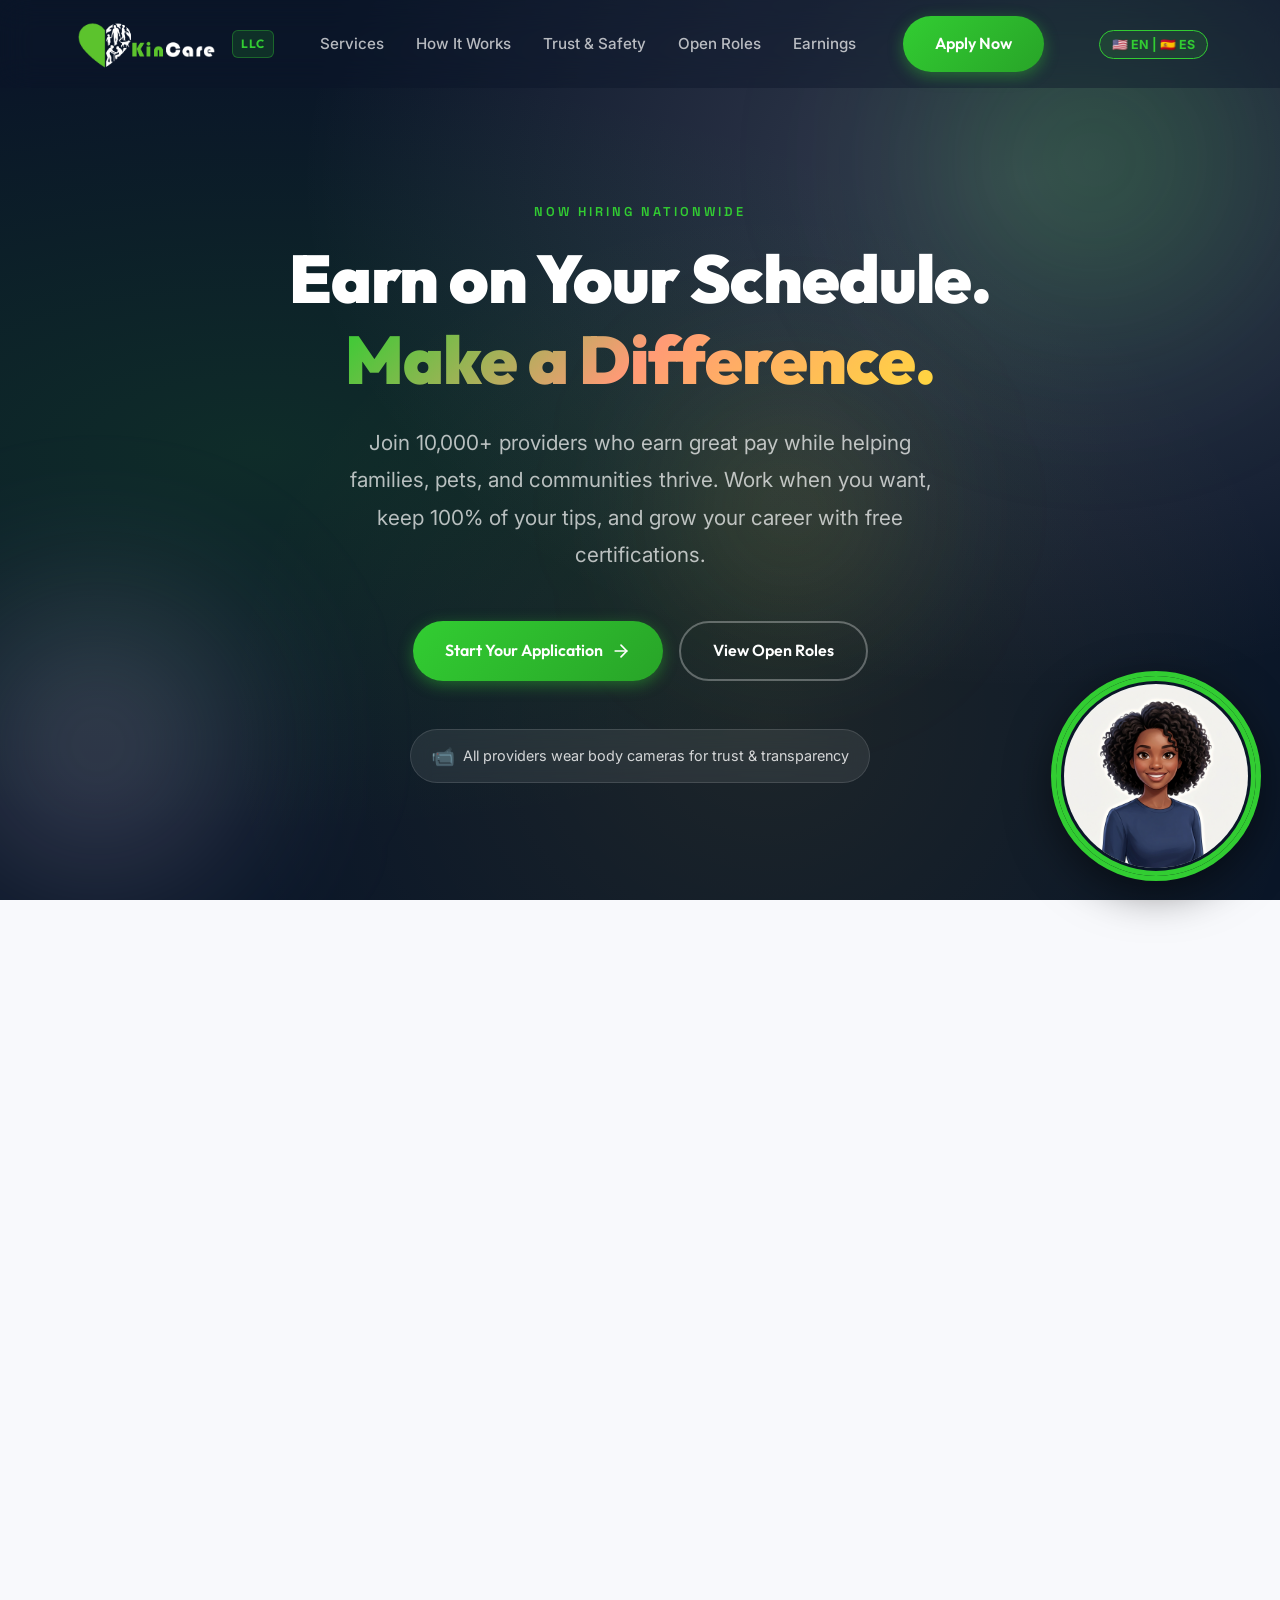
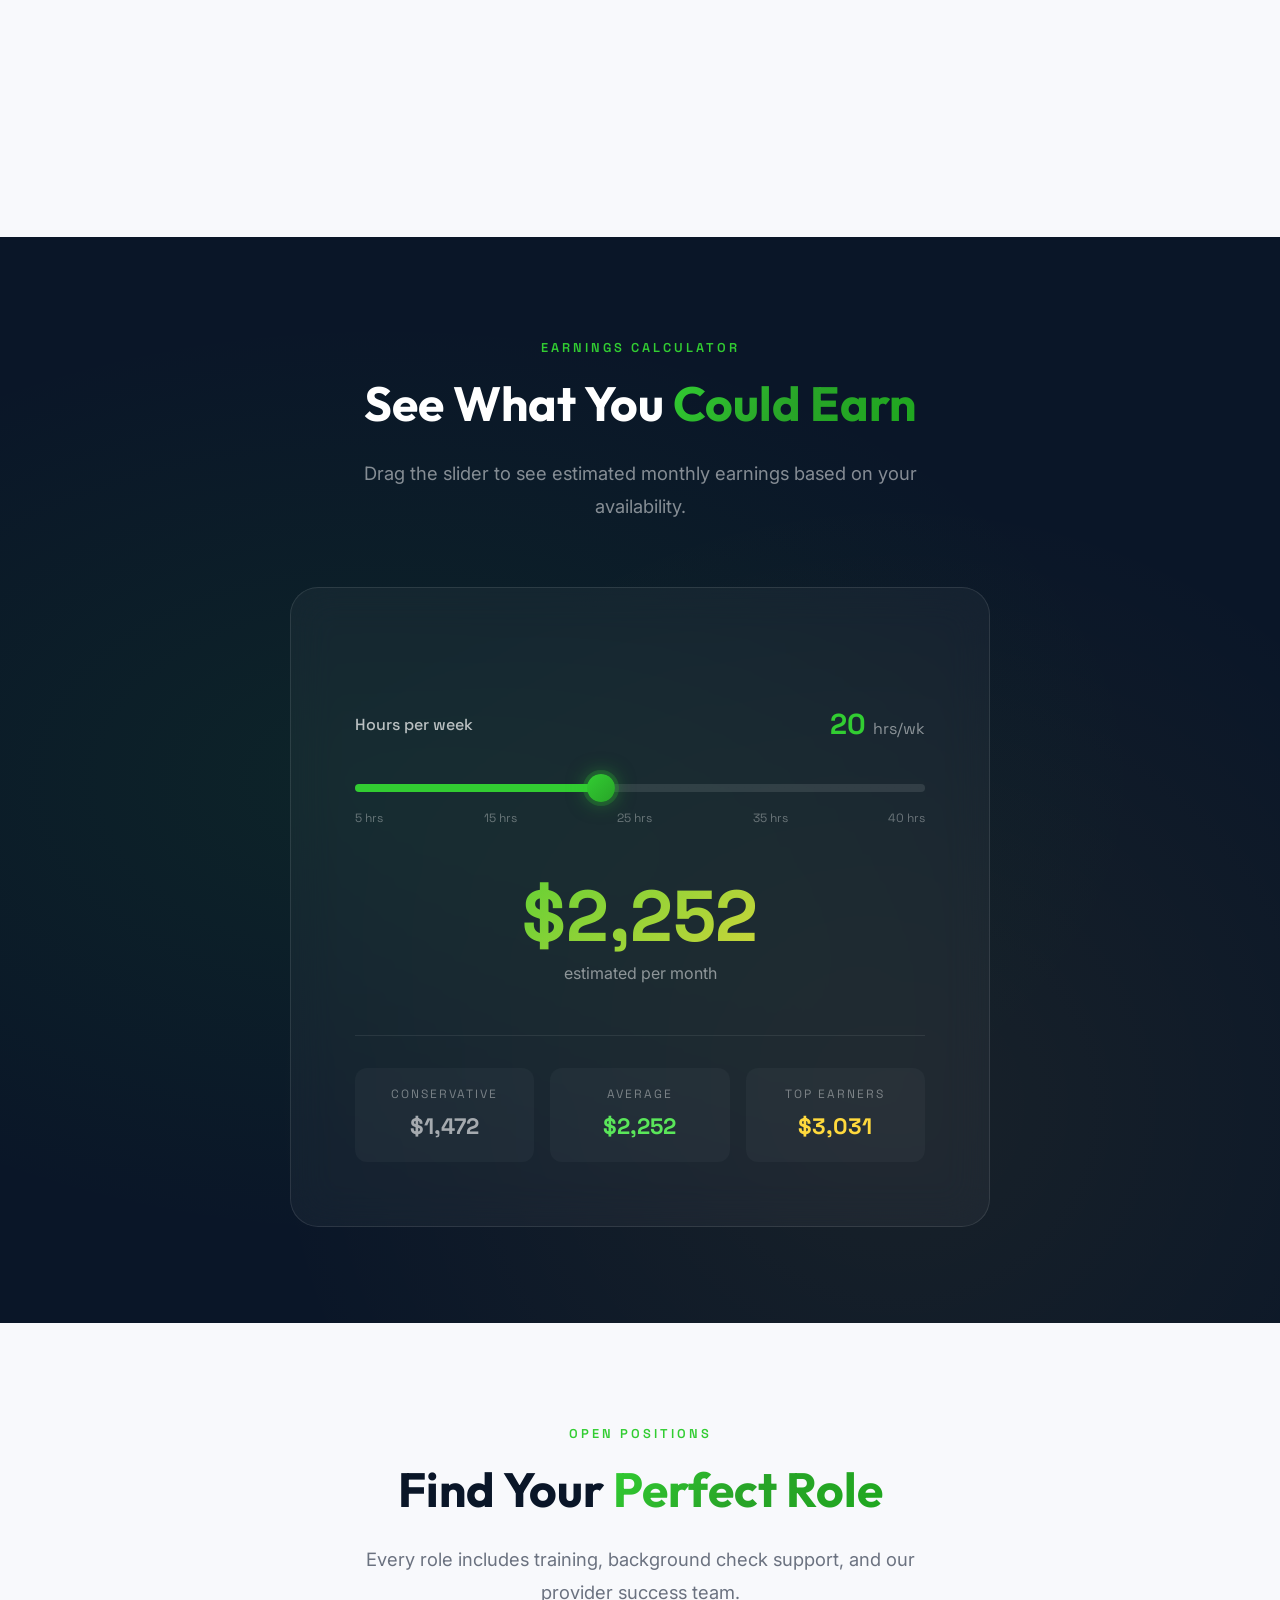
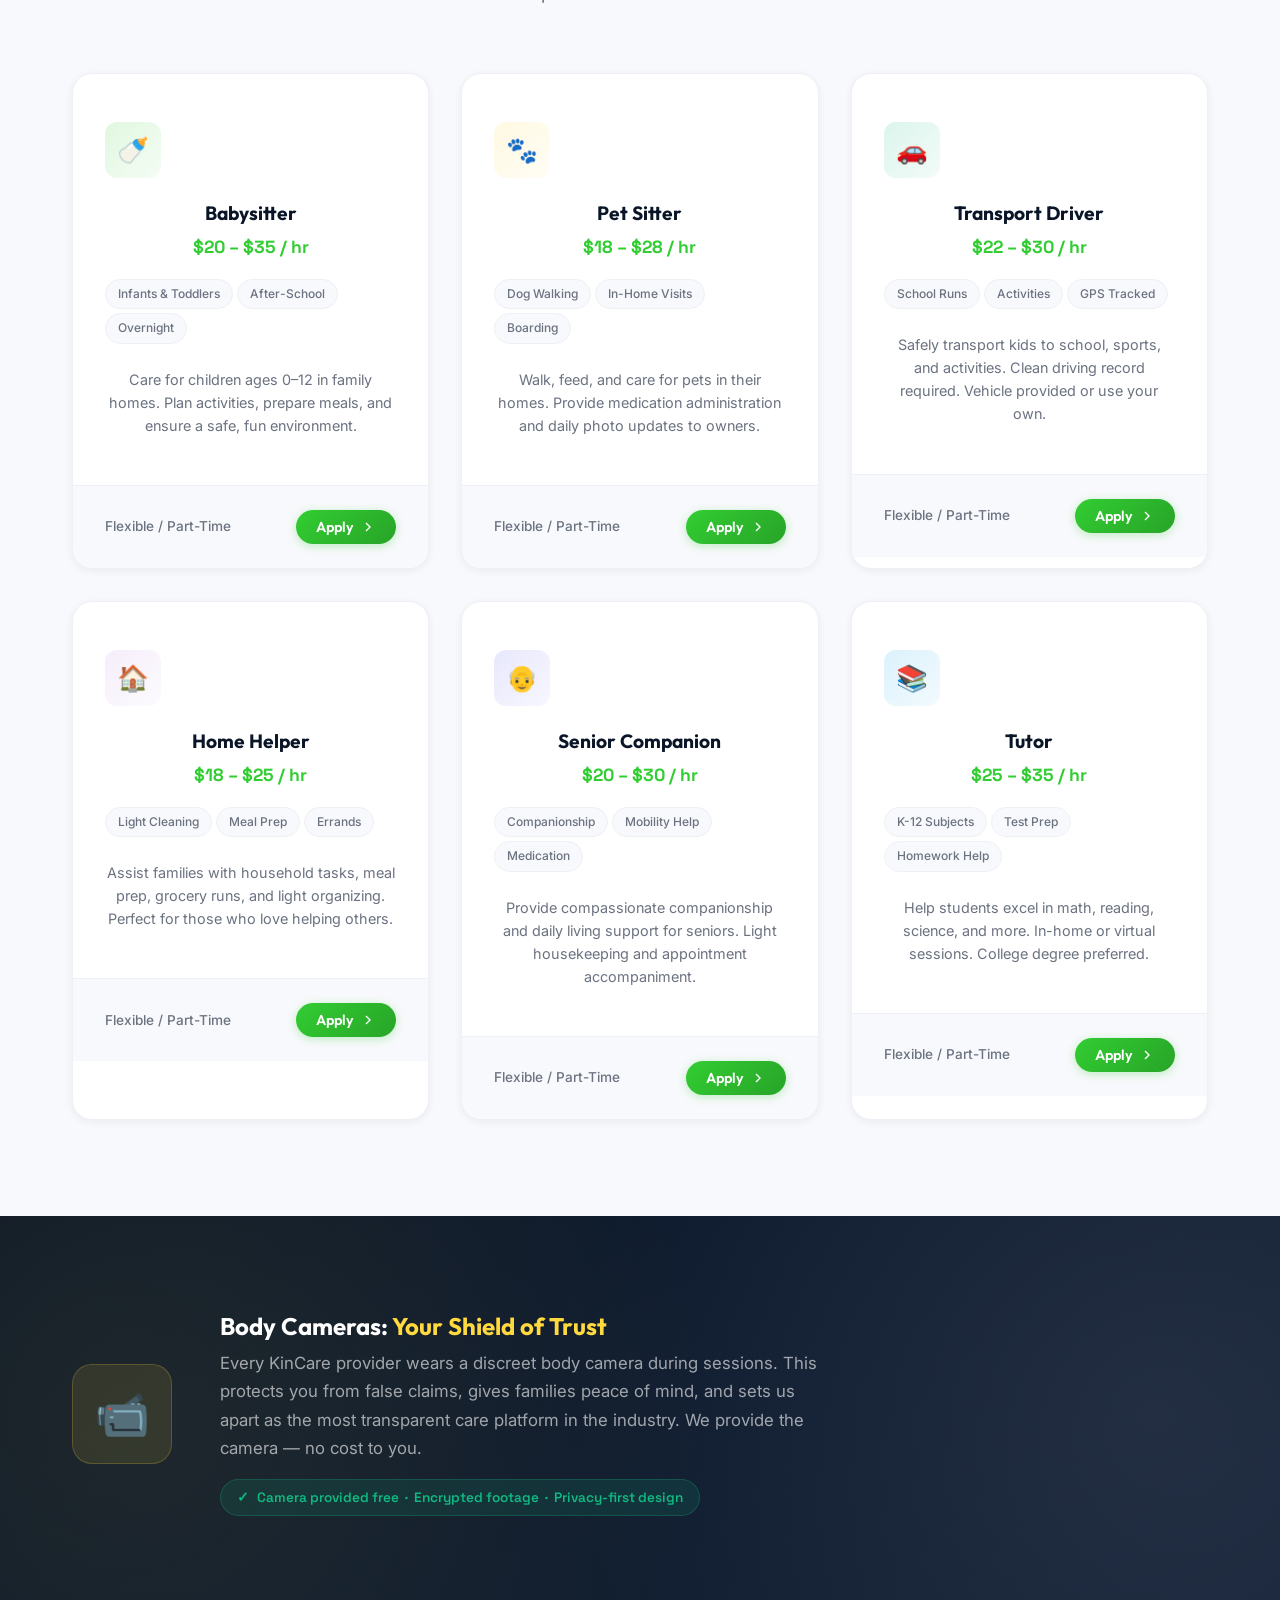
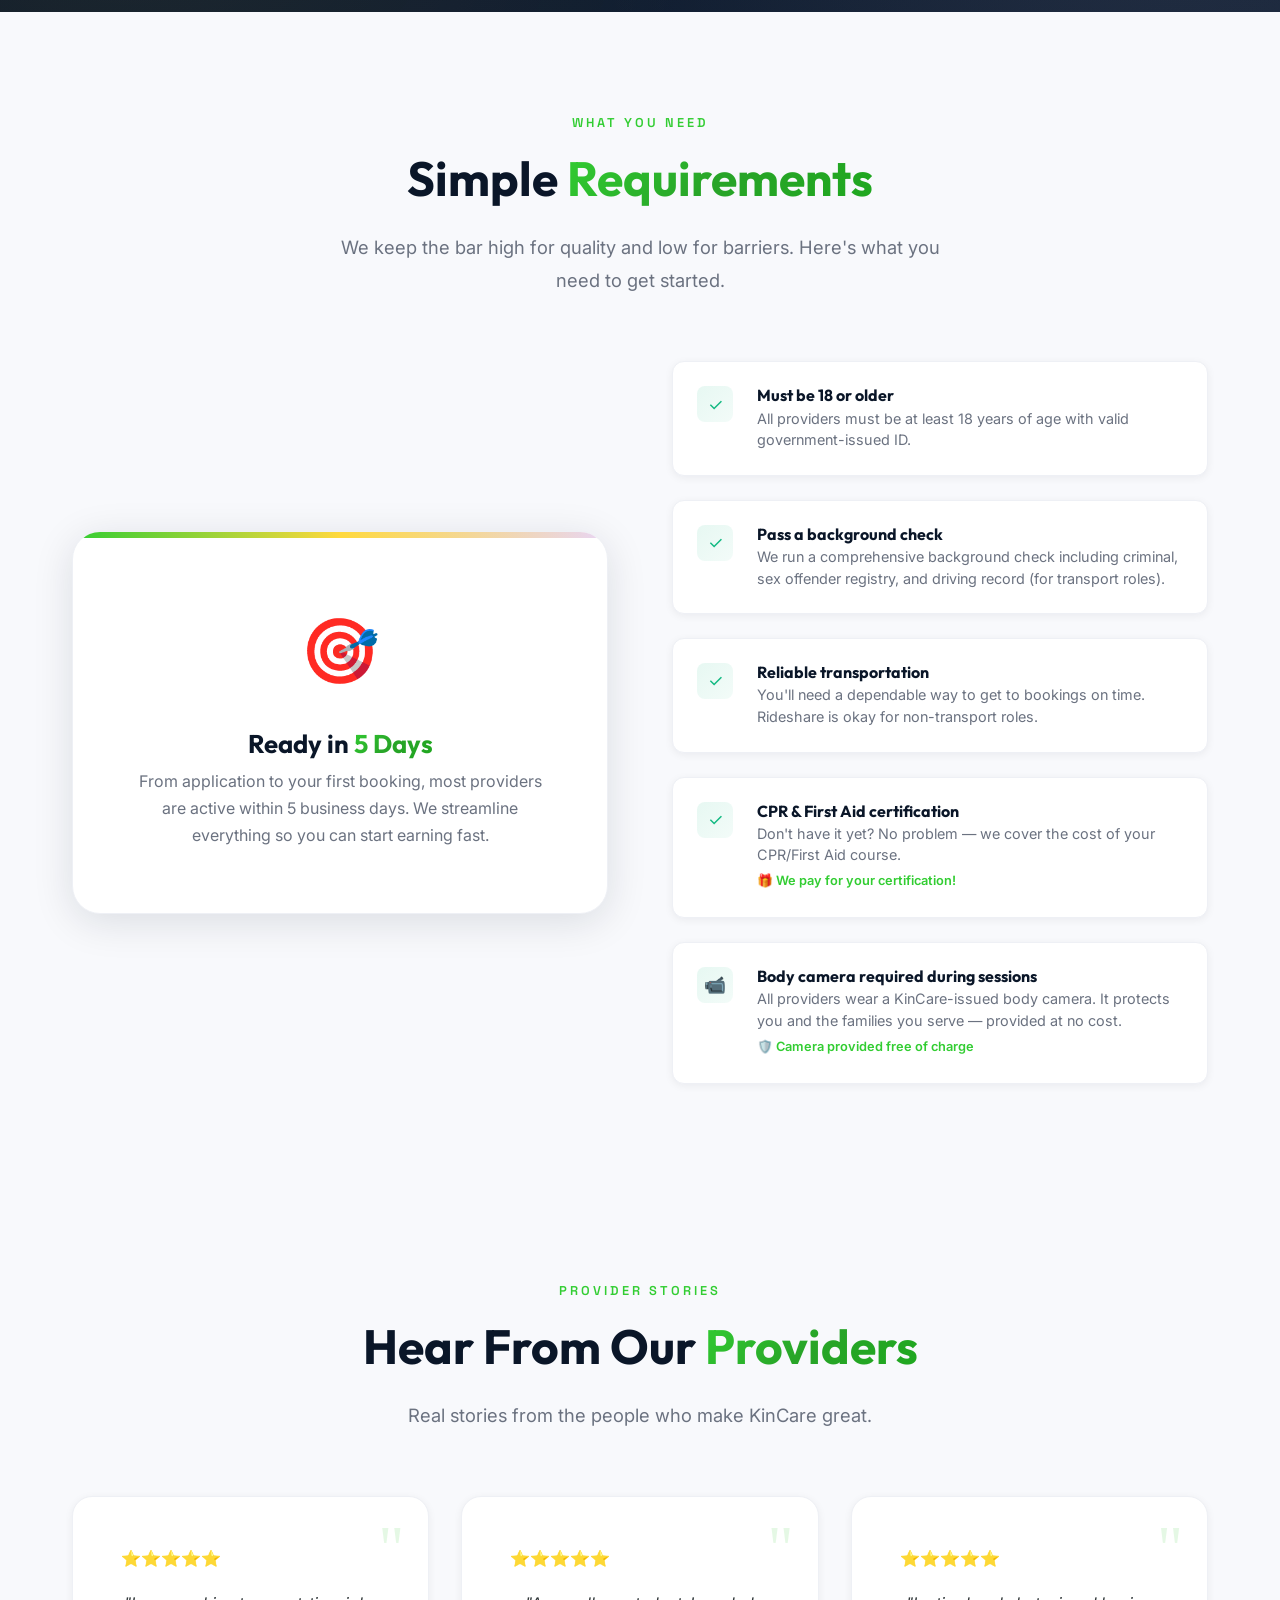
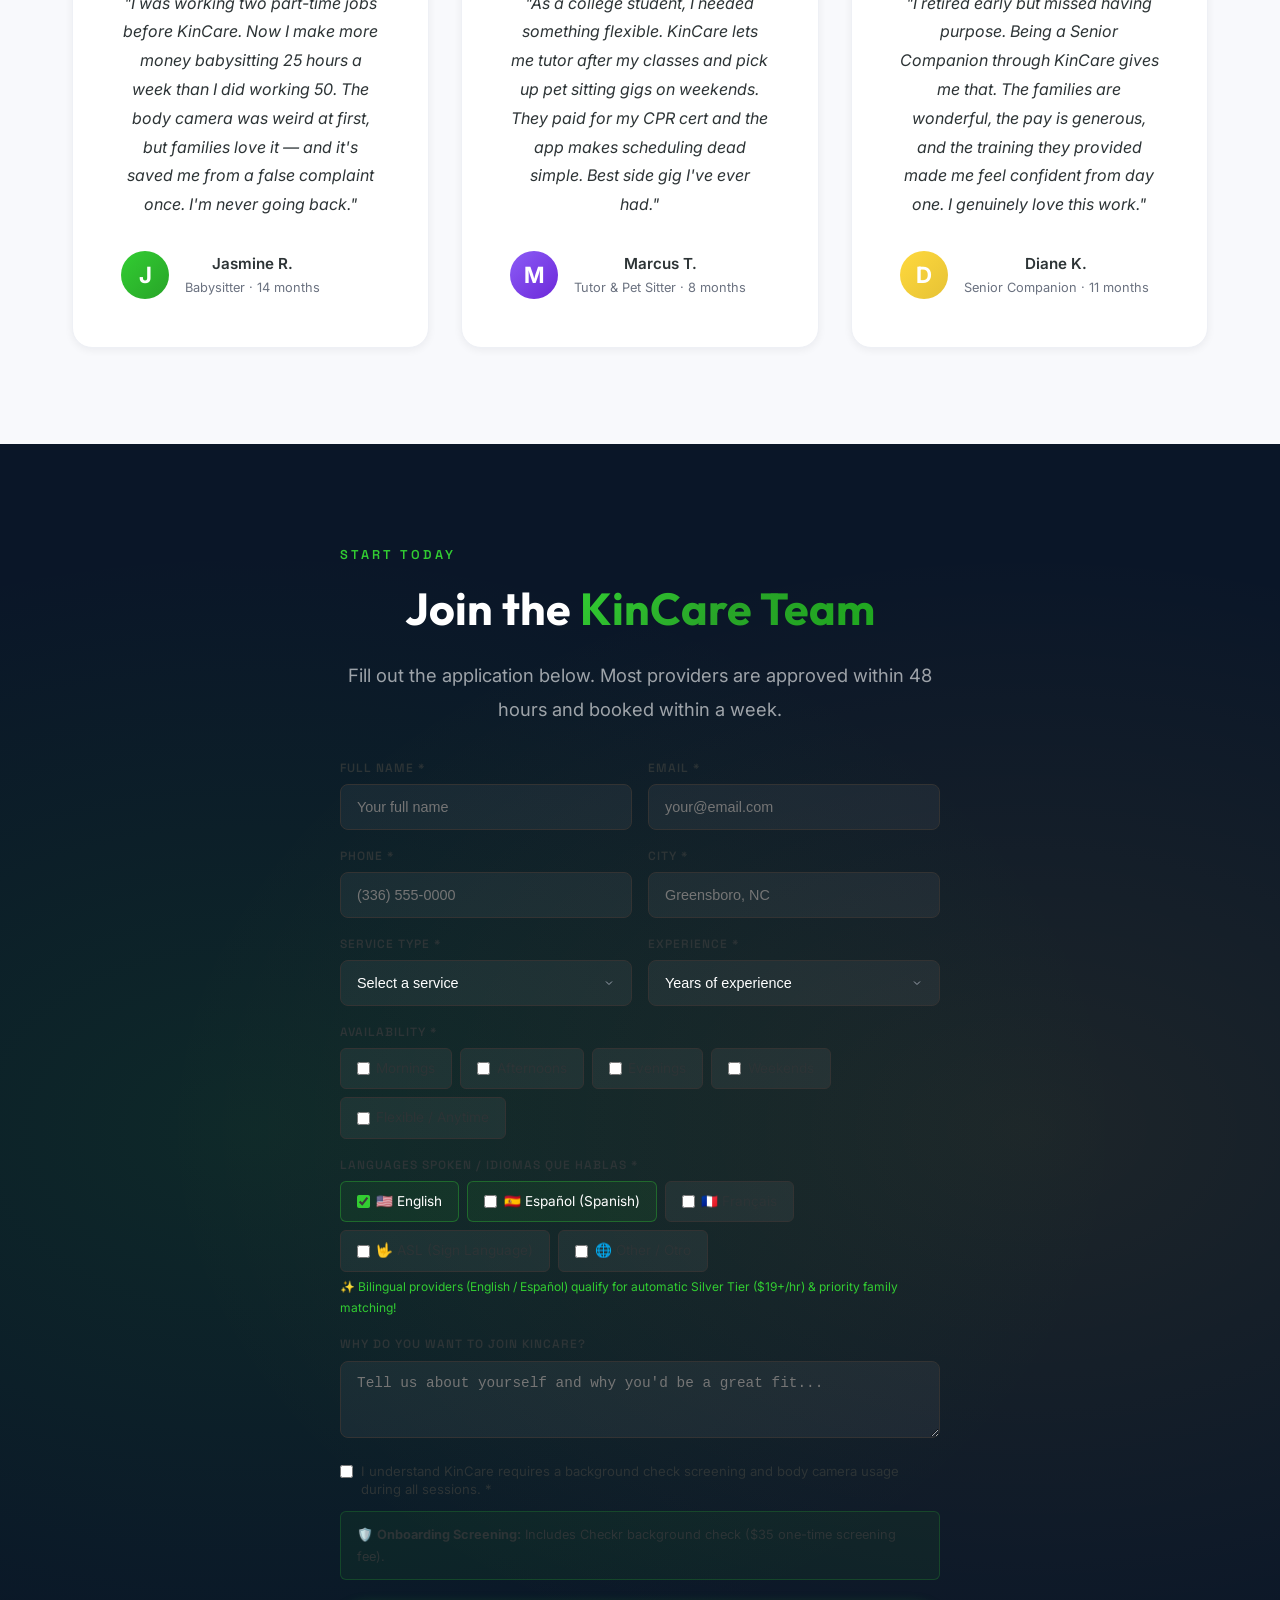
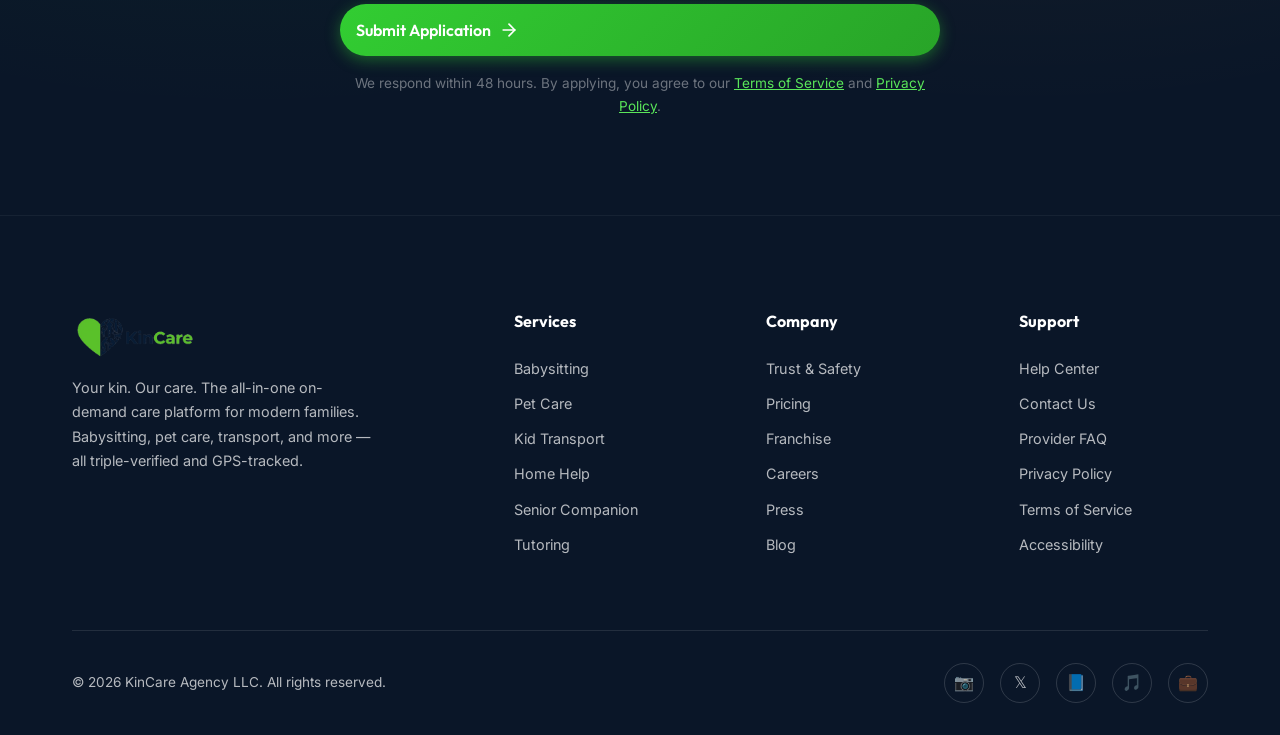
<file: careers.html>
<!DOCTYPE html>
<html lang="en">
<head>
  <meta charset="UTF-8">
  <meta name="viewport" content="width=device-width, initial-scale=1.0">
  <title>Careers at KinCare — Earn on Your Schedule, Make a Difference | Work Opportunities</title>
  <meta name="description" content="Join KinCare as a babysitter, pet sitter, tutor, or home helper. Earn $18-35/hr with flexible hours, free certifications, and full benefits. Apply today and start making a difference in families' lives.">
  <meta name="keywords" content="KinCare careers, babysitter jobs, pet sitter jobs, tutor jobs, gig work, flexible jobs, caregiver jobs, apply now">
  <meta property="og:title" content="Careers at KinCare — Earn on Your Schedule">
  <meta property="og:description" content="Join 10,000+ providers earning $18-35/hr with flexible scheduling. Free certifications, insurance, and the support you deserve.">
  <meta property="og:type" content="website">
  <link rel="stylesheet" href="careers.css">
  <link rel="icon" type="image/png" href="favicon-96x96.png" sizes="96x96">
</head>
<body>

  <!-- ==================== NAVIGATION ==================== -->
  <nav class="nav nav--dark" id="navbar">
    <div class="container nav-inner">
      <a href="index.html" class="nav-logo" id="nav-logo" style="display:inline-flex;align-items:center;">
        <img src="crisp line logo.png" alt="KinCare, LLC" style="height: 56px; width: auto; display: block;">
        <span style="font-family:'Outfit',sans-serif;font-weight:700;font-size:0.75rem;color:#32CD32;background:rgba(50,205,50,0.15);border:1px solid rgba(50,205,50,0.35);padding:3px 8px;border-radius:6px;margin-left:6px;vertical-align:middle;display:inline-block;letter-spacing:0.5px;">LLC</span>
      </a>

      <ul class="nav-links" id="navLinks">
        <li><a href="index.html#services">Services</a></li>
        <li><a href="index.html#how-it-works">How It Works</a></li>
        <li><a href="index.html#trust">Trust &amp; Safety</a></li>
        <li><a href="#open-roles">Open Roles</a></li>
        <li><a href="#calculator">Earnings</a></li>
      </ul>

      <div class="nav-actions">
        <a href="#apply" class="btn btn-primary" id="nav-apply-cta">Apply Now</a>
        <button class="mobile-menu-btn" id="mobileMenuBtn" aria-label="Menu">
          <span></span><span></span><span></span>
        </button>
      </div>
    </div>
  </nav>


  <!-- ==================== HERO ==================== -->
  <section class="careers-hero" id="careers-hero">
    <div class="careers-hero-bg">
      <div class="hero-orb hero-orb-1"></div>
      <div class="hero-orb hero-orb-2"></div>
      <div class="hero-orb hero-orb-3"></div>
    </div>

    <div class="container careers-hero-content">
      <span class="section-label reveal">Now Hiring Nationwide</span>
      <h1 class="reveal reveal-delay-1">
        Earn on Your Schedule.<br>
        <span class="gradient-text">Make a Difference.</span>
      </h1>
      <p class="hero-sub reveal reveal-delay-2">
        Join 10,000+ providers who earn great pay while helping families, pets, and communities thrive. Work when you want, keep 100% of your tips, and grow your career with free certifications.
      </p>
      <div class="hero-ctas reveal reveal-delay-3">
        <a href="#apply" class="btn btn-primary" id="hero-apply-btn">
          Start Your Application
          <svg width="20" height="20" viewBox="0 0 24 24" fill="none" stroke="currentColor" stroke-width="2" stroke-linecap="round" stroke-linejoin="round"><line x1="5" y1="12" x2="19" y2="12"/><polyline points="12 5 19 12 12 19"/></svg>
        </a>
        <a href="#open-roles" class="btn btn-outline" id="hero-roles-btn">
          View Open Roles
        </a>
      </div>
      <div class="hero-trust-badge reveal reveal-delay-4">
        <span class="badge-icon">📹</span>
        All providers wear body cameras for trust &amp; transparency
      </div>
    </div>
  </section>


  <!-- ==================== WHY JOIN KINCARE ==================== -->
  <section class="why-join section-padding" id="why-join">
    <div class="container text-center">
      <span class="section-label reveal">Why Join Us</span>
      <h2 class="section-title reveal">Benefits That <span class="gradient-text">Actually Matter</span></h2>
      <p class="section-subtitle reveal">We invest in our providers because great care starts with happy people.</p>

      <div class="benefits-grid">
        <!-- Card 1: Pay -->
        <div class="benefit-card reveal reveal-delay-1" id="benefit-pay">
          <div class="benefit-icon">💰</div>
          <div class="benefit-highlight">$17/hr Min Guarantee + 100% Tips</div>
          <h3>Guaranteed Pay + Tips</h3>
          <p>Minimum $17.00/hr baseline guarantee for all shifts. Keep 100% of customer tips with direct weekly payouts.</p>
        </div>

        <!-- Card 2: Tier Program -->
        <div class="benefit-card reveal reveal-delay-2" id="benefit-flex">
          <div class="benefit-icon">🏆</div>
          <div class="benefit-highlight">Bronze ➔ Platinum</div>
          <h3>Tiered Rating Levels</h3>
          <p>Level up from Bronze ($17/hr) to Silver ($19/hr), Gold ($22/hr), and Platinum ($25–$35/hr) based on ratings &amp; job volume.</p>
        </div>

        <!-- Card 3: 3-Strike Fair Protection -->
        <div class="benefit-card reveal reveal-delay-3" id="benefit-insurance">
          <div class="benefit-icon">🛡️</div>
          <div class="benefit-highlight">3-Strike Standard</div>
          <h3>Mutual 3-Strike Policy</h3>
          <p>3 major violations = automatic platform removal. Strict safety standards protecting both providers and families equally.</p>
        </div>

        <!-- Card 4: Growth -->
        <div class="benefit-card reveal reveal-delay-4" id="benefit-growth">
          <div class="benefit-icon">📈</div>
          <div class="benefit-highlight">Level Up</div>
          <h3>Free Certifications</h3>
          <p>Free CPR certification, body-cam tech support, CNA/Respite training, and priority dispatch for top-rated providers.</p>
        </div>
      </div>
    </div>
  </section>


  <!-- ==================== EARNINGS CALCULATOR ==================== -->
  <section class="calculator-section section-padding" id="calculator">
    <div class="container">
      <div class="text-center" style="margin-bottom: var(--space-3xl);">
        <span class="section-label reveal">Earnings Calculator</span>
        <h2 class="section-title reveal" style="color: var(--white);">See What You <span class="gradient-text">Could Earn</span></h2>
        <p class="section-subtitle reveal" style="color: rgba(255,255,255,0.5);">Drag the slider to see estimated monthly earnings based on your availability.</p>
      </div>

      <div class="calculator-wrapper reveal">
        <div class="calculator-card">
          <div class="slider-container">
            <div class="slider-header">
              <span class="slider-label">Hours per week</span>
              <span class="slider-value" id="hoursDisplay">20 <span>hrs/wk</span></span>
            </div>
            <input type="range" min="5" max="40" value="20" class="earnings-slider" id="earningsSlider" aria-label="Select hours per week">
            <div class="slider-ticks">
              <span>5 hrs</span>
              <span>15 hrs</span>
              <span>25 hrs</span>
              <span>35 hrs</span>
              <span>40 hrs</span>
            </div>
          </div>

          <div class="earnings-result">
            <div class="earnings-amount" id="earningsAmount">$2,080</div>
            <div class="earnings-label">estimated per month</div>
          </div>

          <div class="earnings-breakdown">
            <div class="breakdown-item low">
              <div class="breakdown-label">Conservative</div>
              <div class="breakdown-value" id="earningsLow">$1,440</div>
            </div>
            <div class="breakdown-item mid">
              <div class="breakdown-label">Average</div>
              <div class="breakdown-value" id="earningsMid">$2,080</div>
            </div>
            <div class="breakdown-item high">
              <div class="breakdown-label">Top Earners</div>
              <div class="breakdown-value" id="earningsHigh">$2,800</div>
            </div>
          </div>
        </div>
      </div>
    </div>
  </section>


  <!-- ==================== OPEN ROLES ==================== -->
  <section class="open-roles section-padding" id="open-roles">
    <div class="container text-center">
      <span class="section-label reveal">Open Positions</span>
      <h2 class="section-title reveal">Find Your <span class="gradient-text">Perfect Role</span></h2>
      <p class="section-subtitle reveal">Every role includes training, background check support, and our provider success team.</p>

      <div class="roles-grid">
        <!-- Role 1: Babysitter -->
        <div class="role-card reveal reveal-delay-1" id="role-babysitter">
          <div class="role-card-inner">
            <div class="role-icon">🍼</div>
            <h3>Babysitter</h3>
            <div class="role-pay">$20 – $35 / hr</div>
            <div class="role-tags">
              <span class="role-tag">Infants & Toddlers</span>
              <span class="role-tag">After-School</span>
              <span class="role-tag">Overnight</span>
            </div>
            <p style="font-size: 0.9rem; color: var(--text-secondary); line-height: 1.6;">Care for children ages 0–12 in family homes. Plan activities, prepare meals, and ensure a safe, fun environment.</p>
          </div>
          <div class="role-card-footer">
            <span class="role-type">Flexible / Part-Time</span>
            <button class="btn-apply" onclick="document.getElementById('apply').scrollIntoView({behavior:'smooth'})">
              Apply
              <svg viewBox="0 0 24 24" fill="none" stroke="currentColor" stroke-width="2"><polyline points="9 18 15 12 9 6"/></svg>
            </button>
          </div>
        </div>

        <!-- Role 2: Pet Sitter -->
        <div class="role-card reveal reveal-delay-2" id="role-petsitter">
          <div class="role-card-inner">
            <div class="role-icon">🐾</div>
            <h3>Pet Sitter</h3>
            <div class="role-pay">$18 – $28 / hr</div>
            <div class="role-tags">
              <span class="role-tag">Dog Walking</span>
              <span class="role-tag">In-Home Visits</span>
              <span class="role-tag">Boarding</span>
            </div>
            <p style="font-size: 0.9rem; color: var(--text-secondary); line-height: 1.6;">Walk, feed, and care for pets in their homes. Provide medication administration and daily photo updates to owners.</p>
          </div>
          <div class="role-card-footer">
            <span class="role-type">Flexible / Part-Time</span>
            <button class="btn-apply" onclick="document.getElementById('apply').scrollIntoView({behavior:'smooth'})">
              Apply
              <svg viewBox="0 0 24 24" fill="none" stroke="currentColor" stroke-width="2"><polyline points="9 18 15 12 9 6"/></svg>
            </button>
          </div>
        </div>

        <!-- Role 3: Transport Driver -->
        <div class="role-card reveal reveal-delay-3" id="role-transport">
          <div class="role-card-inner">
            <div class="role-icon">🚗</div>
            <h3>Transport Driver</h3>
            <div class="role-pay">$22 – $30 / hr</div>
            <div class="role-tags">
              <span class="role-tag">School Runs</span>
              <span class="role-tag">Activities</span>
              <span class="role-tag">GPS Tracked</span>
            </div>
            <p style="font-size: 0.9rem; color: var(--text-secondary); line-height: 1.6;">Safely transport kids to school, sports, and activities. Clean driving record required. Vehicle provided or use your own.</p>
          </div>
          <div class="role-card-footer">
            <span class="role-type">Flexible / Part-Time</span>
            <button class="btn-apply" onclick="document.getElementById('apply').scrollIntoView({behavior:'smooth'})">
              Apply
              <svg viewBox="0 0 24 24" fill="none" stroke="currentColor" stroke-width="2"><polyline points="9 18 15 12 9 6"/></svg>
            </button>
          </div>
        </div>

        <!-- Role 4: Home Helper -->
        <div class="role-card reveal reveal-delay-4" id="role-homehelper">
          <div class="role-card-inner">
            <div class="role-icon">🏠</div>
            <h3>Home Helper</h3>
            <div class="role-pay">$18 – $25 / hr</div>
            <div class="role-tags">
              <span class="role-tag">Light Cleaning</span>
              <span class="role-tag">Meal Prep</span>
              <span class="role-tag">Errands</span>
            </div>
            <p style="font-size: 0.9rem; color: var(--text-secondary); line-height: 1.6;">Assist families with household tasks, meal prep, grocery runs, and light organizing. Perfect for those who love helping others.</p>
          </div>
          <div class="role-card-footer">
            <span class="role-type">Flexible / Part-Time</span>
            <button class="btn-apply" onclick="document.getElementById('apply').scrollIntoView({behavior:'smooth'})">
              Apply
              <svg viewBox="0 0 24 24" fill="none" stroke="currentColor" stroke-width="2"><polyline points="9 18 15 12 9 6"/></svg>
            </button>
          </div>
        </div>

        <!-- Role 5: Senior Companion -->
        <div class="role-card reveal reveal-delay-5" id="role-senior">
          <div class="role-card-inner">
            <div class="role-icon">👴</div>
            <h3>Senior Companion</h3>
            <div class="role-pay">$20 – $30 / hr</div>
            <div class="role-tags">
              <span class="role-tag">Companionship</span>
              <span class="role-tag">Mobility Help</span>
              <span class="role-tag">Medication</span>
            </div>
            <p style="font-size: 0.9rem; color: var(--text-secondary); line-height: 1.6;">Provide compassionate companionship and daily living support for seniors. Light housekeeping and appointment accompaniment.</p>
          </div>
          <div class="role-card-footer">
            <span class="role-type">Flexible / Part-Time</span>
            <button class="btn-apply" onclick="document.getElementById('apply').scrollIntoView({behavior:'smooth'})">
              Apply
              <svg viewBox="0 0 24 24" fill="none" stroke="currentColor" stroke-width="2"><polyline points="9 18 15 12 9 6"/></svg>
            </button>
          </div>
        </div>

        <!-- Role 6: Tutor -->
        <div class="role-card reveal reveal-delay-6" id="role-tutor">
          <div class="role-card-inner">
            <div class="role-icon">📚</div>
            <h3>Tutor</h3>
            <div class="role-pay">$25 – $35 / hr</div>
            <div class="role-tags">
              <span class="role-tag">K-12 Subjects</span>
              <span class="role-tag">Test Prep</span>
              <span class="role-tag">Homework Help</span>
            </div>
            <p style="font-size: 0.9rem; color: var(--text-secondary); line-height: 1.6;">Help students excel in math, reading, science, and more. In-home or virtual sessions. College degree preferred.</p>
          </div>
          <div class="role-card-footer">
            <span class="role-type">Flexible / Part-Time</span>
            <button class="btn-apply" onclick="document.getElementById('apply').scrollIntoView({behavior:'smooth'})">
              Apply
              <svg viewBox="0 0 24 24" fill="none" stroke="currentColor" stroke-width="2"><polyline points="9 18 15 12 9 6"/></svg>
            </button>
          </div>
        </div>
      </div>
    </div>
  </section>


  <!-- ==================== BODY CAMERA TRUST BANNER ==================== -->
  <section class="bodycam-banner section-padding" id="bodycam">
    <div class="container">
      <div class="bodycam-inner reveal">
        <div class="bodycam-icon-wrap">📹</div>
        <div class="bodycam-text">
          <h3>Body Cameras: <span>Your Shield of Trust</span></h3>
          <p>
            Every KinCare provider wears a discreet body camera during sessions. This protects you from false claims, gives families peace of mind, and sets us apart as the most transparent care platform in the industry. We provide the camera — no cost to you.
          </p>
          <div class="bodycam-badge">
            <span>✓</span> Camera provided free &nbsp;·&nbsp; Encrypted footage &nbsp;·&nbsp; Privacy-first design
          </div>
        </div>
      </div>
    </div>
  </section>


  <!-- ==================== REQUIREMENTS ==================== -->
  <section class="requirements-section section-padding" id="requirements">
    <div class="container">
      <div class="text-center" style="margin-bottom: var(--space-3xl);">
        <span class="section-label reveal">What You Need</span>
        <h2 class="section-title reveal">Simple <span class="gradient-text">Requirements</span></h2>
        <p class="section-subtitle reveal">We keep the bar high for quality and low for barriers. Here's what you need to get started.</p>
      </div>

      <div class="requirements-grid">
        <div class="requirements-visual reveal">
          <div class="req-visual-card">
            <span class="req-visual-icon">🎯</span>
            <h3>Ready in <span class="gradient-text">5 Days</span></h3>
            <p>From application to your first booking, most providers are active within 5 business days. We streamline everything so you can start earning fast.</p>
          </div>
        </div>

        <div class="requirements-list">
          <div class="req-item reveal reveal-delay-1" id="req-age">
            <div class="req-check">✓</div>
            <div>
              <h4>Must be 18 or older</h4>
              <p>All providers must be at least 18 years of age with valid government-issued ID.</p>
            </div>
          </div>

          <div class="req-item reveal reveal-delay-2" id="req-background">
            <div class="req-check">✓</div>
            <div>
              <h4>Pass a background check</h4>
              <p>We run a comprehensive background check including criminal, sex offender registry, and driving record (for transport roles).</p>
            </div>
          </div>

          <div class="req-item reveal reveal-delay-3" id="req-transport">
            <div class="req-check">✓</div>
            <div>
              <h4>Reliable transportation</h4>
              <p>You'll need a dependable way to get to bookings on time. Rideshare is okay for non-transport roles.</p>
            </div>
          </div>

          <div class="req-item reveal reveal-delay-4" id="req-cpr">
            <div class="req-check">✓</div>
            <div>
              <h4>CPR &amp; First Aid certification</h4>
              <p>Don't have it yet? No problem — we cover the cost of your CPR/First Aid course.</p>
              <span class="req-bonus">🎁 We pay for your certification!</span>
            </div>
          </div>

          <div class="req-item reveal reveal-delay-5" id="req-bodycam">
            <div class="req-check">📹</div>
            <div>
              <h4>Body camera required during sessions</h4>
              <p>All providers wear a KinCare-issued body camera. It protects you and the families you serve — provided at no cost.</p>
              <span class="req-bonus">🛡️ Camera provided free of charge</span>
            </div>
          </div>
        </div>
      </div>
    </div>
  </section>


  <!-- ==================== PROVIDER TESTIMONIALS ==================== -->
  <section class="testimonials-section section-padding" id="testimonials">
    <div class="container text-center">
      <span class="section-label reveal">Provider Stories</span>
      <h2 class="section-title reveal">Hear From Our <span class="gradient-text">Providers</span></h2>
      <p class="section-subtitle reveal">Real stories from the people who make KinCare great.</p>

      <div class="testimonials-grid">
        <!-- Testimonial 1 -->
        <div class="testimonial-card reveal reveal-delay-1" id="testimonial-1">
          <div class="testimonial-stars">⭐⭐⭐⭐⭐</div>
          <p class="testimonial-text">"I was working two part-time jobs before KinCare. Now I make more money babysitting 25 hours a week than I did working 50. The body camera was weird at first, but families love it — and it's saved me from a false complaint once. I'm never going back."</p>
          <div class="testimonial-author">
            <div class="testimonial-avatar">J</div>
            <div>
              <div class="testimonial-name">Jasmine R.</div>
              <div class="testimonial-role">Babysitter · 14 months</div>
            </div>
          </div>
        </div>

        <!-- Testimonial 2 -->
        <div class="testimonial-card reveal reveal-delay-2" id="testimonial-2">
          <div class="testimonial-stars">⭐⭐⭐⭐⭐</div>
          <p class="testimonial-text">"As a college student, I needed something flexible. KinCare lets me tutor after my classes and pick up pet sitting gigs on weekends. They paid for my CPR cert and the app makes scheduling dead simple. Best side gig I've ever had."</p>
          <div class="testimonial-author">
            <div class="testimonial-avatar">M</div>
            <div>
              <div class="testimonial-name">Marcus T.</div>
              <div class="testimonial-role">Tutor & Pet Sitter · 8 months</div>
            </div>
          </div>
        </div>

        <!-- Testimonial 3 -->
        <div class="testimonial-card reveal reveal-delay-3" id="testimonial-3">
          <div class="testimonial-stars">⭐⭐⭐⭐⭐</div>
          <p class="testimonial-text">"I retired early but missed having purpose. Being a Senior Companion through KinCare gives me that. The families are wonderful, the pay is generous, and the training they provided made me feel confident from day one. I genuinely love this work."</p>
          <div class="testimonial-author">
            <div class="testimonial-avatar">D</div>
            <div>
              <div class="testimonial-name">Diane K.</div>
              <div class="testimonial-role">Senior Companion · 11 months</div>
            </div>
          </div>
        </div>
      </div>
    </div>
  </section>


  <!-- ==================== PROVIDER APPLICATION ==================== -->
  <section class="apply-cta-section section-padding" id="apply">
    <div class="container">
      <div class="apply-cta-content">
        <span class="section-label reveal">Start Today</span>
        <h2 class="section-title reveal" style="text-align:center;">Join the <span class="gradient-text">KinCare Team</span></h2>
        <p class="section-subtitle reveal" style="text-align:center;max-width:600px;margin:0 auto 2rem;">Fill out the application below. Most providers are approved within 48 hours and booked within a week.</p>

        <form class="reveal" id="applyForm" name="provider-application" method="POST" data-netlify="true" netlify-honeypot="bot-field" style="max-width:700px;margin:0 auto;">
          <!-- Honeypot for spam -->
          <p style="display:none;"><label>Don't fill this out: <input name="bot-field"></label></p>
          <input type="hidden" name="form-name" value="provider-application">

          <!-- Row 1: Name + Email -->
          <div style="display:grid;grid-template-columns:1fr 1fr;gap:1rem;margin-bottom:1rem;">
            <div>
              <label for="apply-name" style="display:block;font-size:0.75rem;font-weight:600;color:var(--gray-300);margin-bottom:0.4rem;letter-spacing:1px;text-transform:uppercase;font-family:'Space Grotesk',monospace;">Full Name *</label>
              <input type="text" id="apply-name" name="full-name" placeholder="Your full name" required
                style="width:100%;padding:0.85rem 1rem;background:rgba(255,255,255,0.05);border:1px solid var(--gray-700,#333);border-radius:8px;color:var(--white);font-size:0.9rem;transition:border-color 0.3s;"
                onfocus="this.style.borderColor='#32CD32'" onblur="this.style.borderColor='#333'">
            </div>
            <div>
              <label for="apply-email" style="display:block;font-size:0.75rem;font-weight:600;color:var(--gray-300);margin-bottom:0.4rem;letter-spacing:1px;text-transform:uppercase;font-family:'Space Grotesk',monospace;">Email *</label>
              <input type="email" id="apply-email" name="email" placeholder="your@email.com" required
                style="width:100%;padding:0.85rem 1rem;background:rgba(255,255,255,0.05);border:1px solid var(--gray-700,#333);border-radius:8px;color:var(--white);font-size:0.9rem;transition:border-color 0.3s;"
                onfocus="this.style.borderColor='#32CD32'" onblur="this.style.borderColor='#333'">
            </div>
          </div>

          <!-- Row 2: Phone + City -->
          <div style="display:grid;grid-template-columns:1fr 1fr;gap:1rem;margin-bottom:1rem;">
            <div>
              <label for="apply-phone" style="display:block;font-size:0.75rem;font-weight:600;color:var(--gray-300);margin-bottom:0.4rem;letter-spacing:1px;text-transform:uppercase;font-family:'Space Grotesk',monospace;">Phone *</label>
              <input type="tel" id="apply-phone" name="phone" placeholder="(336) 555-0000" required
                style="width:100%;padding:0.85rem 1rem;background:rgba(255,255,255,0.05);border:1px solid var(--gray-700,#333);border-radius:8px;color:var(--white);font-size:0.9rem;transition:border-color 0.3s;"
                onfocus="this.style.borderColor='#32CD32'" onblur="this.style.borderColor='#333'">
            </div>
            <div>
              <label for="apply-city" style="display:block;font-size:0.75rem;font-weight:600;color:var(--gray-300);margin-bottom:0.4rem;letter-spacing:1px;text-transform:uppercase;font-family:'Space Grotesk',monospace;">City *</label>
              <input type="text" id="apply-city" name="city" placeholder="Greensboro, NC" required
                style="width:100%;padding:0.85rem 1rem;background:rgba(255,255,255,0.05);border:1px solid var(--gray-700,#333);border-radius:8px;color:var(--white);font-size:0.9rem;transition:border-color 0.3s;"
                onfocus="this.style.borderColor='#32CD32'" onblur="this.style.borderColor='#333'">
            </div>
          </div>

          <!-- Row 3: Service Type + Experience -->
          <div style="display:grid;grid-template-columns:1fr 1fr;gap:1rem;margin-bottom:1rem;">
            <div>
              <label for="apply-service" style="display:block;font-size:0.75rem;font-weight:600;color:var(--gray-300);margin-bottom:0.4rem;letter-spacing:1px;text-transform:uppercase;font-family:'Space Grotesk',monospace;">Service Type *</label>
              <select id="apply-service" name="service-type" required
                style="width:100%;padding:0.85rem 1rem;background:rgba(255,255,255,0.05);border:1px solid var(--gray-700,#333);border-radius:8px;color:var(--white);font-size:0.9rem;transition:border-color 0.3s;appearance:none;background-image:url('data:image/svg+xml,<svg xmlns=%22http://www.w3.org/2000/svg%22 width=%2212%22 height=%2212%22 viewBox=%220 0 24 24%22 fill=%22none%22 stroke=%22%239CA3AF%22 stroke-width=%222%22><polyline points=%226 9 12 15 18 9%22/></svg>');background-repeat:no-repeat;background-position:right 1rem center;"
                onfocus="this.style.borderColor='#32CD32'" onblur="this.style.borderColor='#333'">
                <option value="" disabled selected style="color:#666;">Select a service</option>
                <option value="Babysitting">Babysitting</option>
                <option value="Pet Care">Pet Care / Dog Walking</option>
                <option value="Kid Transport">Kid Transport</option>
                <option value="Home Help">Home Help / Cleaning</option>
                <option value="Senior Companion">Senior Companion Care</option>
                <option value="Tutoring">Tutoring</option>
                <option value="Multiple">Multiple Services</option>
              </select>
            </div>
            <div>
              <label for="apply-experience" style="display:block;font-size:0.75rem;font-weight:600;color:var(--gray-300);margin-bottom:0.4rem;letter-spacing:1px;text-transform:uppercase;font-family:'Space Grotesk',monospace;">Experience *</label>
              <select id="apply-experience" name="experience" required
                style="width:100%;padding:0.85rem 1rem;background:rgba(255,255,255,0.05);border:1px solid var(--gray-700,#333);border-radius:8px;color:var(--white);font-size:0.9rem;transition:border-color 0.3s;appearance:none;background-image:url('data:image/svg+xml,<svg xmlns=%22http://www.w3.org/2000/svg%22 width=%2212%22 height=%2212%22 viewBox=%220 0 24 24%22 fill=%22none%22 stroke=%22%239CA3AF%22 stroke-width=%222%22><polyline points=%226 9 12 15 18 9%22/></svg>');background-repeat:no-repeat;background-position:right 1rem center;"
                onfocus="this.style.borderColor='#32CD32'" onblur="this.style.borderColor='#333'">
                <option value="" disabled selected style="color:#666;">Years of experience</option>
                <option value="No experience">No experience (will train)</option>
                <option value="Less than 1 year">Less than 1 year</option>
                <option value="1-3 years">1–3 years</option>
                <option value="3-5 years">3–5 years</option>
                <option value="5+ years">5+ years</option>
              </select>
            </div>
          </div>

          <!-- Row 4: Availability -->
          <div style="margin-bottom:1rem;">
            <label style="display:block;font-size:0.75rem;font-weight:600;color:var(--gray-300);margin-bottom:0.4rem;letter-spacing:1px;text-transform:uppercase;font-family:'Space Grotesk',monospace;">Availability *</label>
            <div style="display:flex;flex-wrap:wrap;gap:0.5rem;" id="availability-group">
              <label style="display:flex;align-items:center;gap:0.4rem;padding:0.5rem 1rem;background:rgba(255,255,255,0.05);border:1px solid #333;border-radius:6px;cursor:pointer;font-size:0.85rem;color:var(--gray-300);transition:all 0.2s;">
                <input type="checkbox" name="availability" value="Mornings" style="accent-color:#32CD32;"> Mornings
              </label>
              <label style="display:flex;align-items:center;gap:0.4rem;padding:0.5rem 1rem;background:rgba(255,255,255,0.05);border:1px solid #333;border-radius:6px;cursor:pointer;font-size:0.85rem;color:var(--gray-300);transition:all 0.2s;">
                <input type="checkbox" name="availability" value="Afternoons" style="accent-color:#32CD32;"> Afternoons
              </label>
              <label style="display:flex;align-items:center;gap:0.4rem;padding:0.5rem 1rem;background:rgba(255,255,255,0.05);border:1px solid #333;border-radius:6px;cursor:pointer;font-size:0.85rem;color:var(--gray-300);transition:all 0.2s;">
                <input type="checkbox" name="availability" value="Evenings" style="accent-color:#32CD32;"> Evenings
              </label>
              <label style="display:flex;align-items:center;gap:0.4rem;padding:0.5rem 1rem;background:rgba(255,255,255,0.05);border:1px solid #333;border-radius:6px;cursor:pointer;font-size:0.85rem;color:var(--gray-300);transition:all 0.2s;">
                <input type="checkbox" name="availability" value="Weekends" style="accent-color:#32CD32;"> Weekends
              </label>
              <label style="display:flex;align-items:center;gap:0.4rem;padding:0.5rem 1rem;background:rgba(255,255,255,0.05);border:1px solid #333;border-radius:6px;cursor:pointer;font-size:0.85rem;color:var(--gray-300);transition:all 0.2s;">
                <input type="checkbox" name="availability" value="Flexible" style="accent-color:#32CD32;"> Flexible / Anytime
              </label>
            </div>
          </div>

          <!-- Row 4B: Languages Spoken / Idiomas -->
          <div style="margin-bottom:1rem;">
            <label style="display:block;font-size:0.75rem;font-weight:600;color:var(--gray-300);margin-bottom:0.4rem;letter-spacing:1px;text-transform:uppercase;font-family:'Space Grotesk',monospace;">Languages Spoken / Idiomas que hablas *</label>
            <div style="display:flex;flex-wrap:wrap;gap:0.5rem;" id="languages-group">
              <label style="display:flex;align-items:center;gap:0.4rem;padding:0.5rem 1rem;background:rgba(50,205,50,0.08);border:1px solid rgba(50,205,50,0.35);border-radius:6px;cursor:pointer;font-size:0.85rem;color:var(--white);">
                <input type="checkbox" name="languages" value="English" checked style="accent-color:#32CD32;"> 🇺🇸 English
              </label>
              <label style="display:flex;align-items:center;gap:0.4rem;padding:0.5rem 1rem;background:rgba(50,205,50,0.08);border:1px solid rgba(50,205,50,0.35);border-radius:6px;cursor:pointer;font-size:0.85rem;color:var(--white);">
                <input type="checkbox" name="languages" value="Español" style="accent-color:#32CD32;"> 🇪🇸 Español (Spanish)
              </label>
              <label style="display:flex;align-items:center;gap:0.4rem;padding:0.5rem 1rem;background:rgba(255,255,255,0.05);border:1px solid #333;border-radius:6px;cursor:pointer;font-size:0.85rem;color:var(--gray-300);">
                <input type="checkbox" name="languages" value="Français" style="accent-color:#32CD32;"> 🇫🇷 Français
              </label>
              <label style="display:flex;align-items:center;gap:0.4rem;padding:0.5rem 1rem;background:rgba(255,255,255,0.05);border:1px solid #333;border-radius:6px;cursor:pointer;font-size:0.85rem;color:var(--gray-300);">
                <input type="checkbox" name="languages" value="ASL" style="accent-color:#32CD32;"> 🤟 ASL (Sign Language)
              </label>
              <label style="display:flex;align-items:center;gap:0.4rem;padding:0.5rem 1rem;background:rgba(255,255,255,0.05);border:1px solid #333;border-radius:6px;cursor:pointer;font-size:0.85rem;color:var(--gray-300);">
                <input type="checkbox" name="languages" value="Other" style="accent-color:#32CD32;"> 🌐 Other / Otro
              </label>
            </div>
            <p style="font-size:0.75rem;color:#32CD32;margin-top:0.35rem;">✨ Bilingual providers (English / Español) qualify for automatic Silver Tier ($19+/hr) &amp; priority family matching!</p>
          </div>

          <!-- Row 5: Why KinCare -->
          <div style="margin-bottom:1rem;">
            <label for="apply-why" style="display:block;font-size:0.75rem;font-weight:600;color:var(--gray-300);margin-bottom:0.4rem;letter-spacing:1px;text-transform:uppercase;font-family:'Space Grotesk',monospace;">Why do you want to join KinCare?</label>
            <textarea id="apply-why" name="why-kincare" rows="3" placeholder="Tell us about yourself and why you'd be a great fit..."
              style="width:100%;padding:0.85rem 1rem;background:rgba(255,255,255,0.05);border:1px solid var(--gray-700,#333);border-radius:8px;color:var(--white);font-size:0.9rem;resize:vertical;transition:border-color 0.3s;"
              onfocus="this.style.borderColor='#32CD32'" onblur="this.style.borderColor='#333'"></textarea>
          </div>

          <!-- Row 6: Agreements & Screening Fee -->
          <div style="margin-bottom:1.5rem;display:flex;flex-direction:column;gap:0.75rem;">
            <label style="display:flex;align-items:flex-start;gap:0.5rem;cursor:pointer;font-size:0.82rem;color:var(--gray-400);line-height:1.4;">
              <input type="checkbox" name="background-check-consent" required style="accent-color:#32CD32;margin-top:0.2rem;flex-shrink:0;">
              I understand KinCare requires a background check screening and body camera usage during all sessions. *
            </label>
            <div style="padding:0.75rem 1rem;background:rgba(50,205,50,0.06);border:1px solid rgba(50,205,50,0.2);border-radius:6px;font-size:0.8rem;color:var(--gray-300);display:flex;align-items:center;justify-style:space-between;gap:0.5rem;">
              <span>🛡️ <strong>Onboarding Screening:</strong> Includes Checkr background check ($35 one-time screening fee).</span>
            </div>
          </div>

          <!-- Submit -->
          <button type="submit" class="btn btn-primary" id="apply-submit-btn" style="width:100%;padding:1rem;font-size:1rem;">
            Submit Application
            <svg width="20" height="20" viewBox="0 0 24 24" fill="none" stroke="currentColor" stroke-width="2" stroke-linecap="round" stroke-linejoin="round"><line x1="5" y1="12" x2="19" y2="12"/><polyline points="12 5 19 12 12 19"/></svg>
          </button>
        </form>

        <p class="apply-note reveal" style="text-align:center;margin-top:1rem;">We respond within 48 hours. By applying, you agree to our <a href="#">Terms of Service</a> and <a href="#">Privacy Policy</a>.</p>
      </div>
    </div>
  </section>


  <!-- ==================== FOOTER ==================== -->
  <footer class="footer">
    <div class="container">
      <div class="footer-grid">
        <div class="footer-brand">
          <img src="logo.png" alt="KinCare" style="height: 48px; width: auto; margin-bottom: var(--space-sm);">
          <p>Your kin. Our care. The all-in-one on-demand care platform for modern families. Babysitting, pet care, transport, and more — all triple-verified and GPS-tracked.</p>
        </div>

        <div>
          <h4>Services</h4>
          <ul class="footer-links">
            <li><a href="index.html#services">Babysitting</a></li>
            <li><a href="index.html#services">Pet Care</a></li>
            <li><a href="index.html#services">Kid Transport</a></li>
            <li><a href="index.html#services">Home Help</a></li>
            <li><a href="index.html#services">Senior Companion</a></li>
            <li><a href="index.html#services">Tutoring</a></li>
          </ul>
        </div>

        <div>
          <h4>Company</h4>
          <ul class="footer-links">
            <li><a href="index.html#trust">Trust &amp; Safety</a></li>
            <li><a href="index.html#pricing">Pricing</a></li>
            <li><a href="index.html#franchise">Franchise</a></li>
            <li><a href="careers.html">Careers</a></li>
            <li><a href="#">Press</a></li>
            <li><a href="#">Blog</a></li>
          </ul>
        </div>

        <div>
          <h4>Support</h4>
          <ul class="footer-links">
            <li><a href="#cta">Help Center</a></li>
            <li><a href="mailto:KinCare@gmail.com">Contact Us</a></li>
            <li><a href="careers.html">Provider FAQ</a></li>
            <li><a href="#">Privacy Policy</a></li>
            <li><a href="#">Terms of Service</a></li>
            <li><a href="#">Accessibility</a></li>
          </ul>
        </div>
      </div>

      <div class="footer-bottom">
        <span>© 2026 KinCare Agency LLC. All rights reserved.</span>
        <div class="footer-socials">
          <a href="#" class="footer-social" aria-label="Instagram">📷</a>
          <a href="#" class="footer-social" aria-label="Twitter / X">𝕏</a>
          <a href="#" class="footer-social" aria-label="Facebook">📘</a>
          <a href="#" class="footer-social" aria-label="TikTok">🎵</a>
          <a href="#" class="footer-social" aria-label="LinkedIn">💼</a>
        </div>
      </div>
    </div>
  </footer>


  <!-- ==================== JAVASCRIPT ==================== -->
  <script>
    // ---- Navigation scroll effect ----
    const navbar = document.getElementById('navbar');
    window.addEventListener('scroll', () => {
      navbar.classList.toggle('scrolled', window.scrollY > 50);
    });

    // ---- Mobile menu toggle ----
    const mobileMenuBtn = document.getElementById('mobileMenuBtn');
    const navLinks = document.getElementById('navLinks');
    mobileMenuBtn.addEventListener('click', () => {
      navLinks.classList.toggle('active');
      // Animate hamburger
      const spans = mobileMenuBtn.querySelectorAll('span');
      const isOpen = navLinks.classList.contains('active');
      spans[0].style.transform = isOpen ? 'rotate(45deg) translate(5px, 5px)' : '';
      spans[1].style.opacity = isOpen ? '0' : '1';
      spans[2].style.transform = isOpen ? 'rotate(-45deg) translate(5px, -5px)' : '';
    });

    // ---- Earnings Calculator ----
    const slider = document.getElementById('earningsSlider');
    const hoursDisplay = document.getElementById('hoursDisplay');
    const earningsAmount = document.getElementById('earningsAmount');
    const earningsLow = document.getElementById('earningsLow');
    const earningsMid = document.getElementById('earningsMid');
    const earningsHigh = document.getElementById('earningsHigh');

    const LOW_RATE = 17;
    const MID_RATE = 26;
    const HIGH_RATE = 35;

    function updateSliderFill() {
      const val = slider.value;
      const min = slider.min;
      const max = slider.max;
      const pct = ((val - min) / (max - min)) * 100;
      slider.style.background = `linear-gradient(to right, #32CD32 0%, #32CD32 ${pct}%, rgba(255,255,255,0.1) ${pct}%)`;
    }

    function formatCurrency(num) {
      return '$' + Math.round(num).toLocaleString('en-US');
    }

    function animateValue(element, newVal) {
      element.textContent = formatCurrency(newVal);
      element.style.transform = 'scale(1.06)';
      setTimeout(() => { element.style.transform = 'scale(1)'; }, 200);
    }

    function calculateEarnings() {
      const hours = parseInt(slider.value);
      hoursDisplay.innerHTML = `${hours} <span>hrs/wk</span>`;

      const weeksPerMonth = 4.33;
      const low = hours * LOW_RATE * weeksPerMonth;
      const mid = hours * MID_RATE * weeksPerMonth;
      const high = hours * HIGH_RATE * weeksPerMonth;

      animateValue(earningsAmount, mid);
      animateValue(earningsLow, low);
      animateValue(earningsMid, mid);
      animateValue(earningsHigh, high);

      updateSliderFill();
    }

    slider.addEventListener('input', calculateEarnings);
    // Initialize
    calculateEarnings();

    // ---- Scroll Reveal ----
    const revealElements = document.querySelectorAll('.reveal');

    const revealObserver = new IntersectionObserver((entries) => {
      entries.forEach(entry => {
        if (entry.isIntersecting) {
          entry.target.classList.add('visible');
          revealObserver.unobserve(entry.target);
        }
      });
    }, {
      threshold: 0.1,
      rootMargin: '0px 0px -60px 0px'
    });

    revealElements.forEach(el => revealObserver.observe(el));

    // ---- Application form handler (Netlify Forms AJAX) ----
    const applyForm = document.getElementById('applyForm');
    if (applyForm) {
      applyForm.addEventListener('submit', async (e) => {
        e.preventDefault();
        const btn = document.getElementById('apply-submit-btn');
        const originalHTML = btn.innerHTML;

        // Loading state
        btn.innerHTML = '<span style="display:flex;align-items:center;justify-content:center;gap:0.5rem;"><svg width="20" height="20" viewBox="0 0 24 24" fill="none" stroke="currentColor" stroke-width="2" style="animation:spin 1s linear infinite;"><circle cx="12" cy="12" r="10" stroke-dasharray="31.42" stroke-dashoffset="10"/></svg> Submitting...</span>';
        btn.disabled = true;
        btn.style.opacity = '0.7';

        try {
          const formData = new FormData(applyForm);
          const response = await fetch('/', {
            method: 'POST',
            headers: { 'Content-Type': 'application/x-www-form-urlencoded' },
            body: new URLSearchParams(formData).toString()
          });

          if (response.ok || true) {
            // Auto-ingest into KinCare Automation Engine
            if (window.KinCareAutomator) {
              const availabilityChecked = Array.from(document.querySelectorAll('input[name="availability"]:checked')).map(cb => cb.value);
              window.KinCareAutomator.ingestApplication({
                fullName: document.getElementById('apply-name')?.value || 'Applicant',
                email: document.getElementById('apply-email')?.value || '',
                phone: document.getElementById('apply-phone')?.value || '',
                city: document.getElementById('apply-city')?.value || 'Greensboro, NC',
                serviceType: document.getElementById('apply-service')?.value || 'Babysitting',
                experience: document.getElementById('apply-experience')?.value || '1-3 years',
                availability: availabilityChecked.length > 0 ? availabilityChecked : ['Flexible'],
                languages: Array.from(document.querySelectorAll('input[name="languages"]:checked')).map(cb => cb.value),
                whyKinCare: document.getElementById('apply-why')?.value || ''
              });
            }

            // Success — replace form with confirmation
            const formContainer = applyForm.parentElement;
            applyForm.style.transition = 'opacity 0.3s, transform 0.3s';
            applyForm.style.opacity = '0';
            applyForm.style.transform = 'translateY(-10px)';

            setTimeout(() => {
              applyForm.innerHTML = `
                <div style="text-align:center;padding:3rem 1.5rem;background:rgba(10,22,40,0.85);border:1px solid rgba(50,205,50,0.3);border-radius:16px;box-shadow:0 12px 40px rgba(0,0,0,0.5);">
                  <div style="width:80px;height:80px;border-radius:50%;background:rgba(50,205,50,0.15);border:2px solid #32CD32;display:flex;align-items:center;justify-content:center;margin:0 auto 1.5rem;animation:scaleIn 0.4s ease;">
                    <svg width="40" height="40" viewBox="0 0 24 24" fill="none" stroke="#32CD32" stroke-width="2.5" stroke-linecap="round" stroke-linejoin="round"><polyline points="20 6 9 17 4 12"/></svg>
                  </div>
                  <h3 style="font-family:'Outfit',sans-serif;font-size:1.75rem;margin-bottom:0.5rem;color:var(--white);">Application Submitted!</h3>
                  <p style="color:var(--gray-300);font-size:1rem;max-width:440px;margin:0 auto 1.25rem;line-height:1.5;">Your application is filed with KinCare Agency LLC. To fast-track your Checkr background check and join the dispatch queue, complete your screening fee payment below:</p>
                  
                  <div style="background:rgba(255,255,255,0.04);border:1px dashed rgba(50,205,50,0.4);border-radius:12px;padding:1.25rem;margin:0 auto 1.5rem;max-width:400px;text-align:left;">
                    <div style="display:flex;justify-content:space-between;align-items:center;margin-bottom:0.5rem;">
                      <span style="font-weight:600;color:var(--white);font-size:0.95rem;">🛡️ Checkr Background Screening</span>
                      <span style="font-family:'Space Grotesk',monospace;font-weight:700;color:#32CD32;font-size:1.1rem;">$35.00</span>
                    </div>
                    <p style="font-size:0.8rem;color:var(--gray-400);line-height:1.4;">Includes national criminal record search, sex offender registry, SSN trace &amp; MVR driving record (if applicable).</p>
                  </div>

                  <a href="${(window.KinCareAutomator && window.KinCareAutomator.getConfig().stripeScreeningLink) || 'https://checkout.stripe.com/c/pay/cs_live_kincare_screening_35'}" target="_blank" class="btn btn-primary" style="display:inline-flex;align-items:center;justify-content:center;gap:0.5rem;width:100%;max-width:400px;padding:1rem;font-size:1.05rem;margin-bottom:1rem;background:#32CD32;color:#0A1628;font-weight:700;border:none;">
                    💳 Pay $35 Screening Fee &amp; Start Checkr
                  </a>
                  
                  <p style="color:var(--gray-500);font-size:0.82rem;">Or check your email inbox for a direct payment link sent to your email.</p>
                </div>
              `;
              applyForm.style.opacity = '1';
              applyForm.style.transform = 'translateY(0)';
            }, 300);
          } else {
            throw new Error('Server error');
          }
        } catch (err) {
          btn.innerHTML = '<span style="color:#EF4444;">Submission failed — please try again</span>';
          btn.disabled = false;
          btn.style.opacity = '1';
          setTimeout(() => { btn.innerHTML = originalHTML; }, 3000);
        }
      });
    }
  </script>

  <script src="kincare-automation.js"></script>
  <script src="nahama-chat.js"></script>
</body>
</html>
</file>
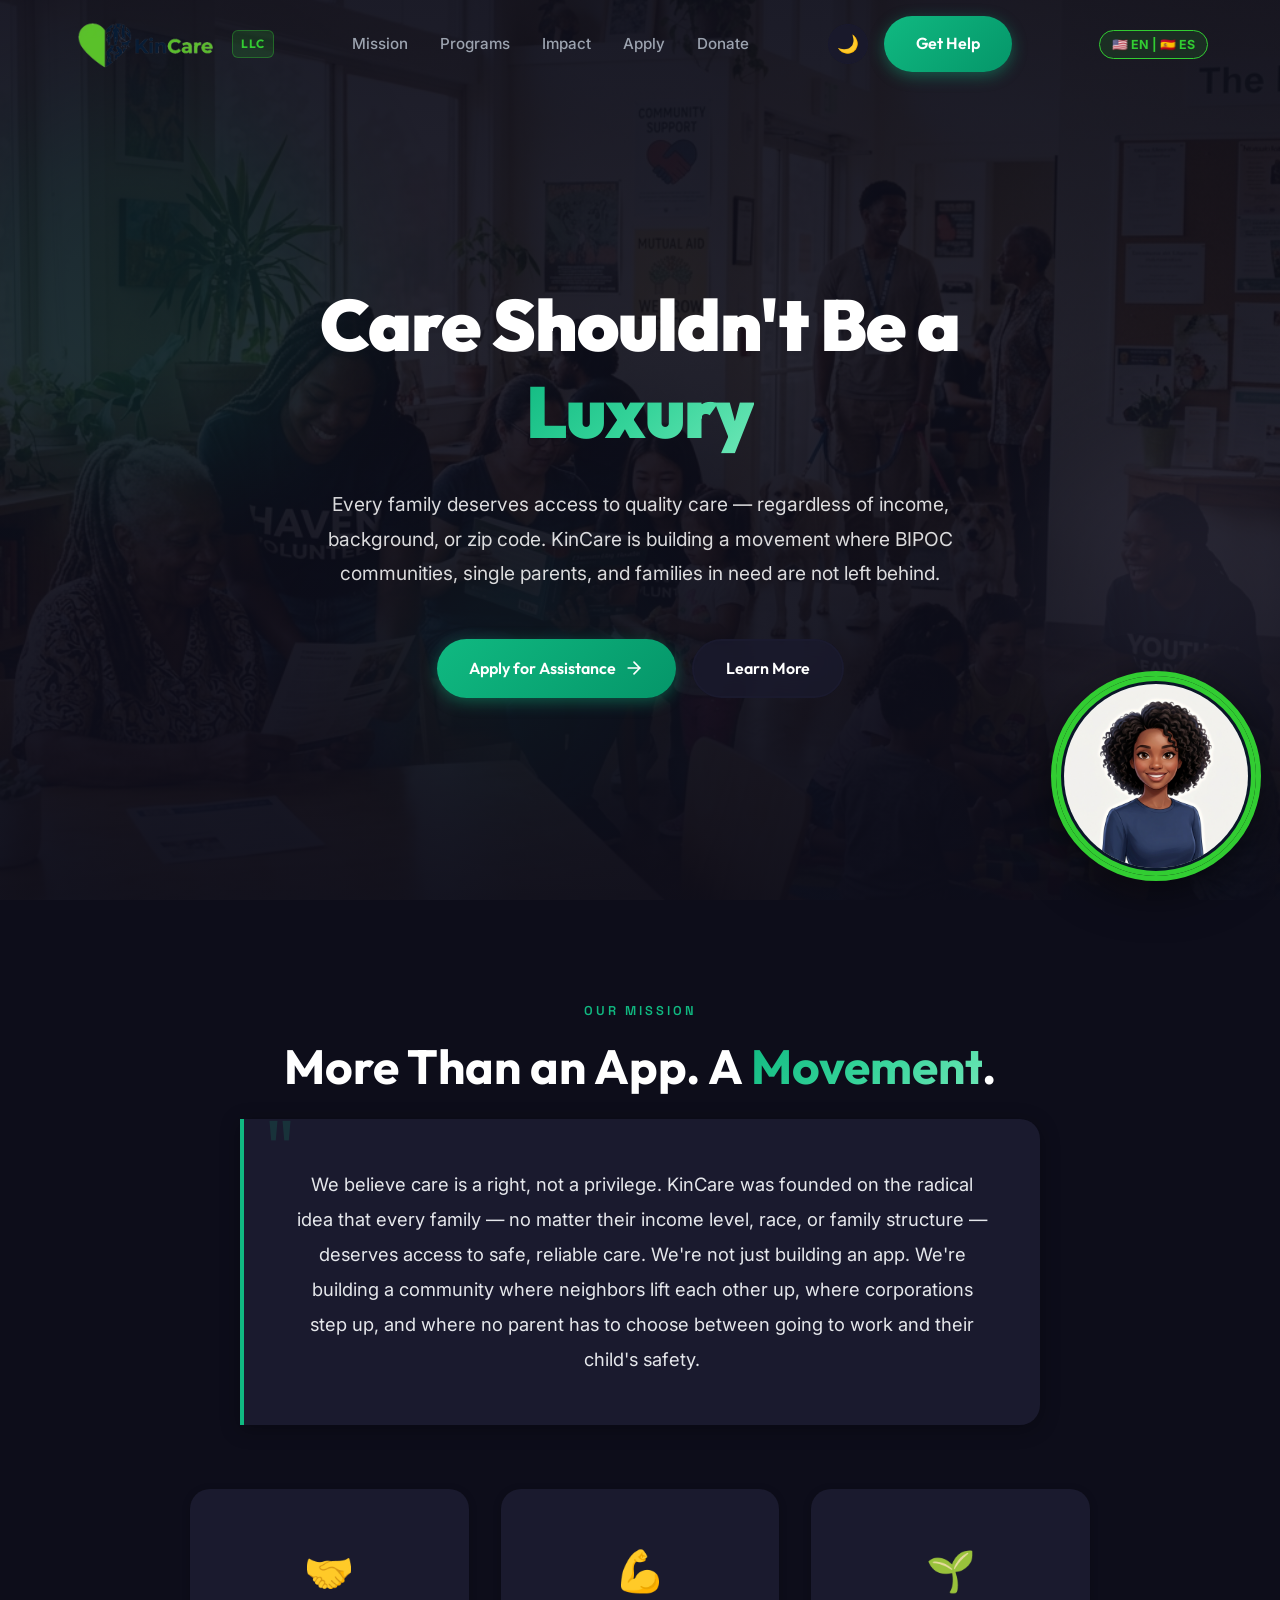
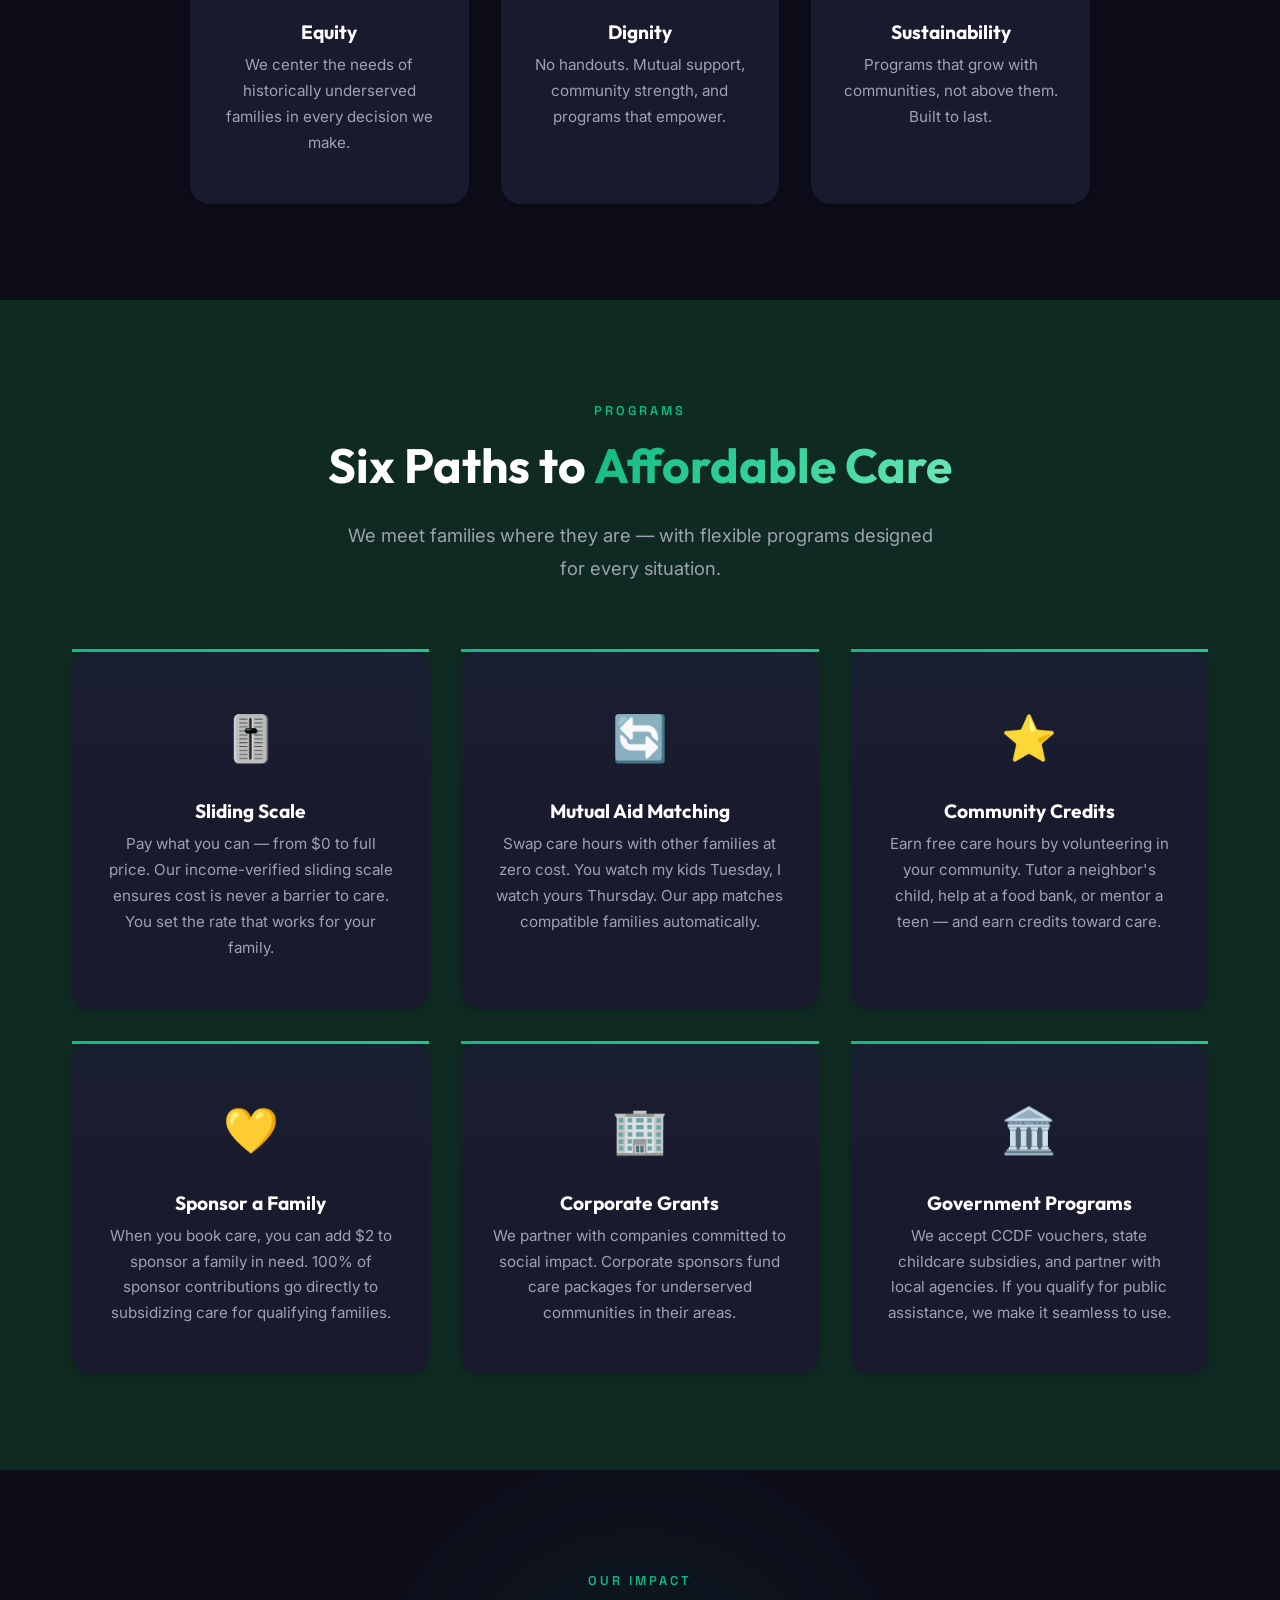
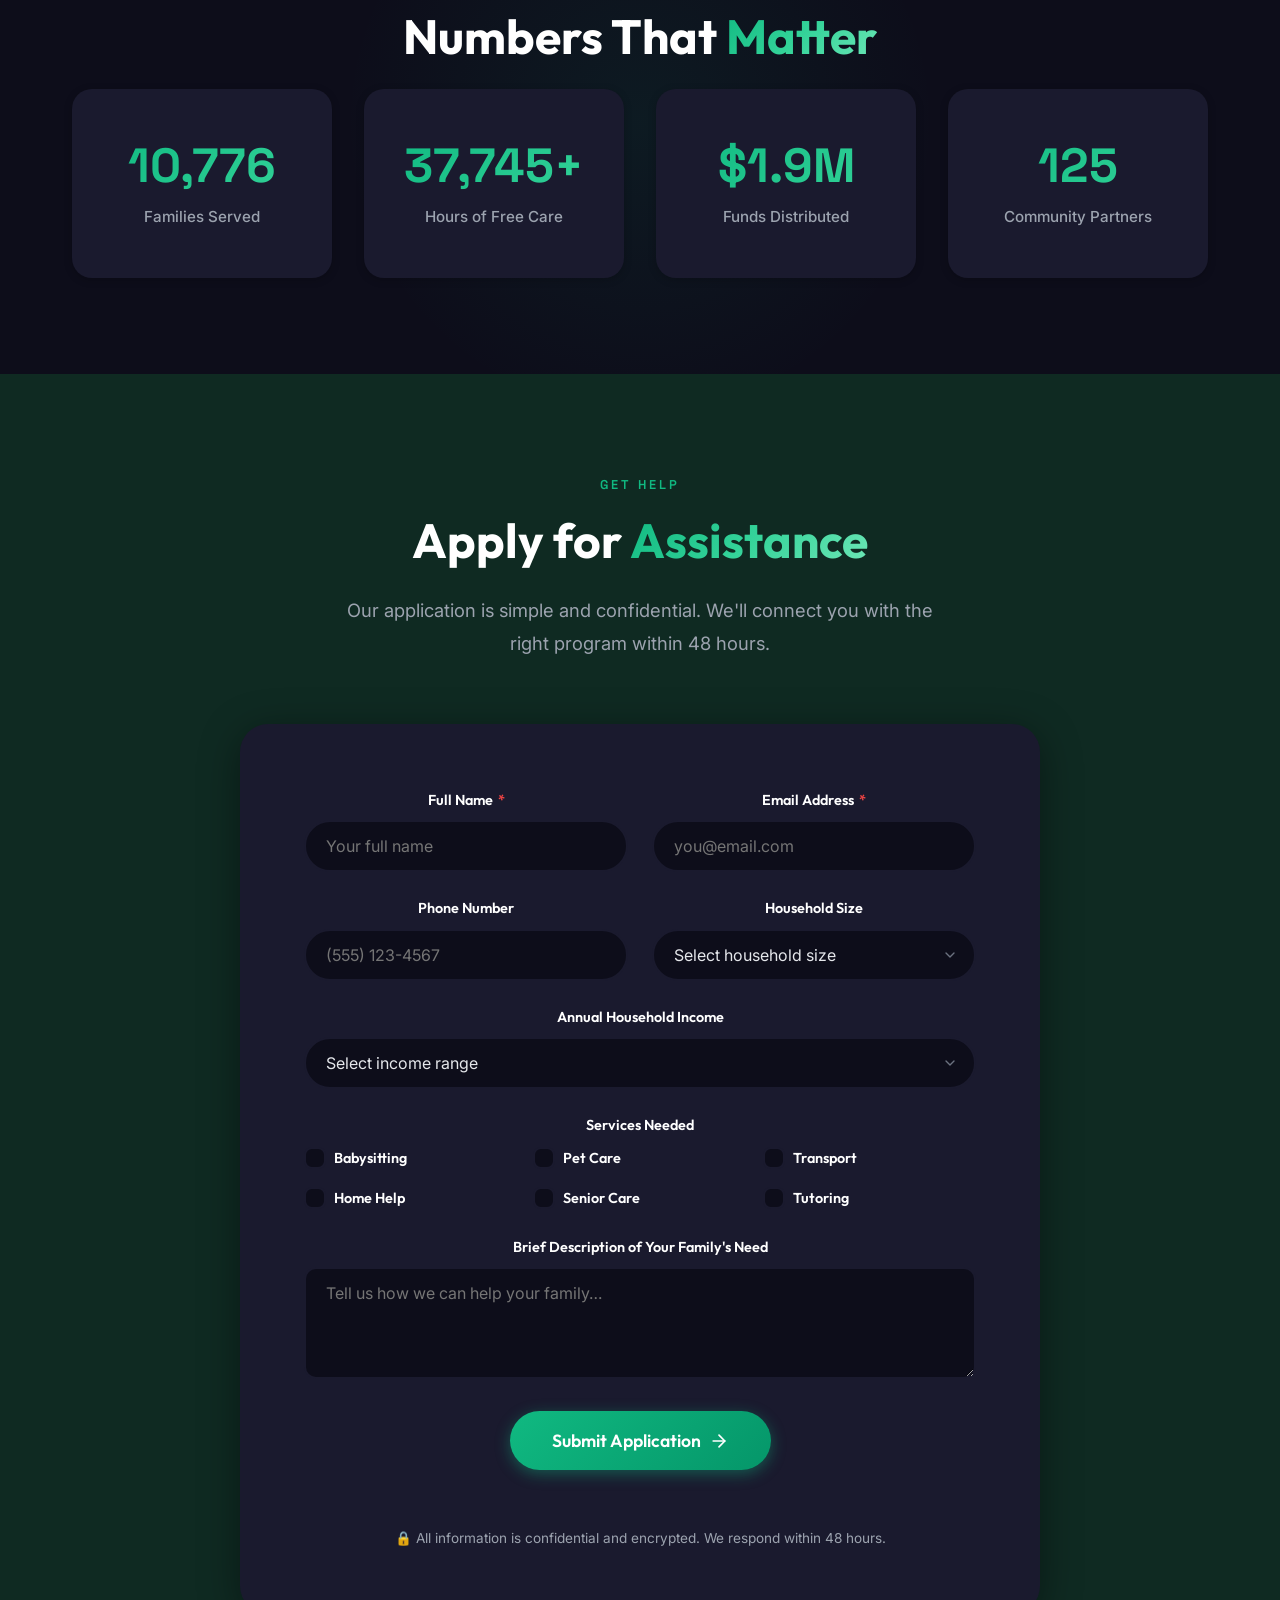
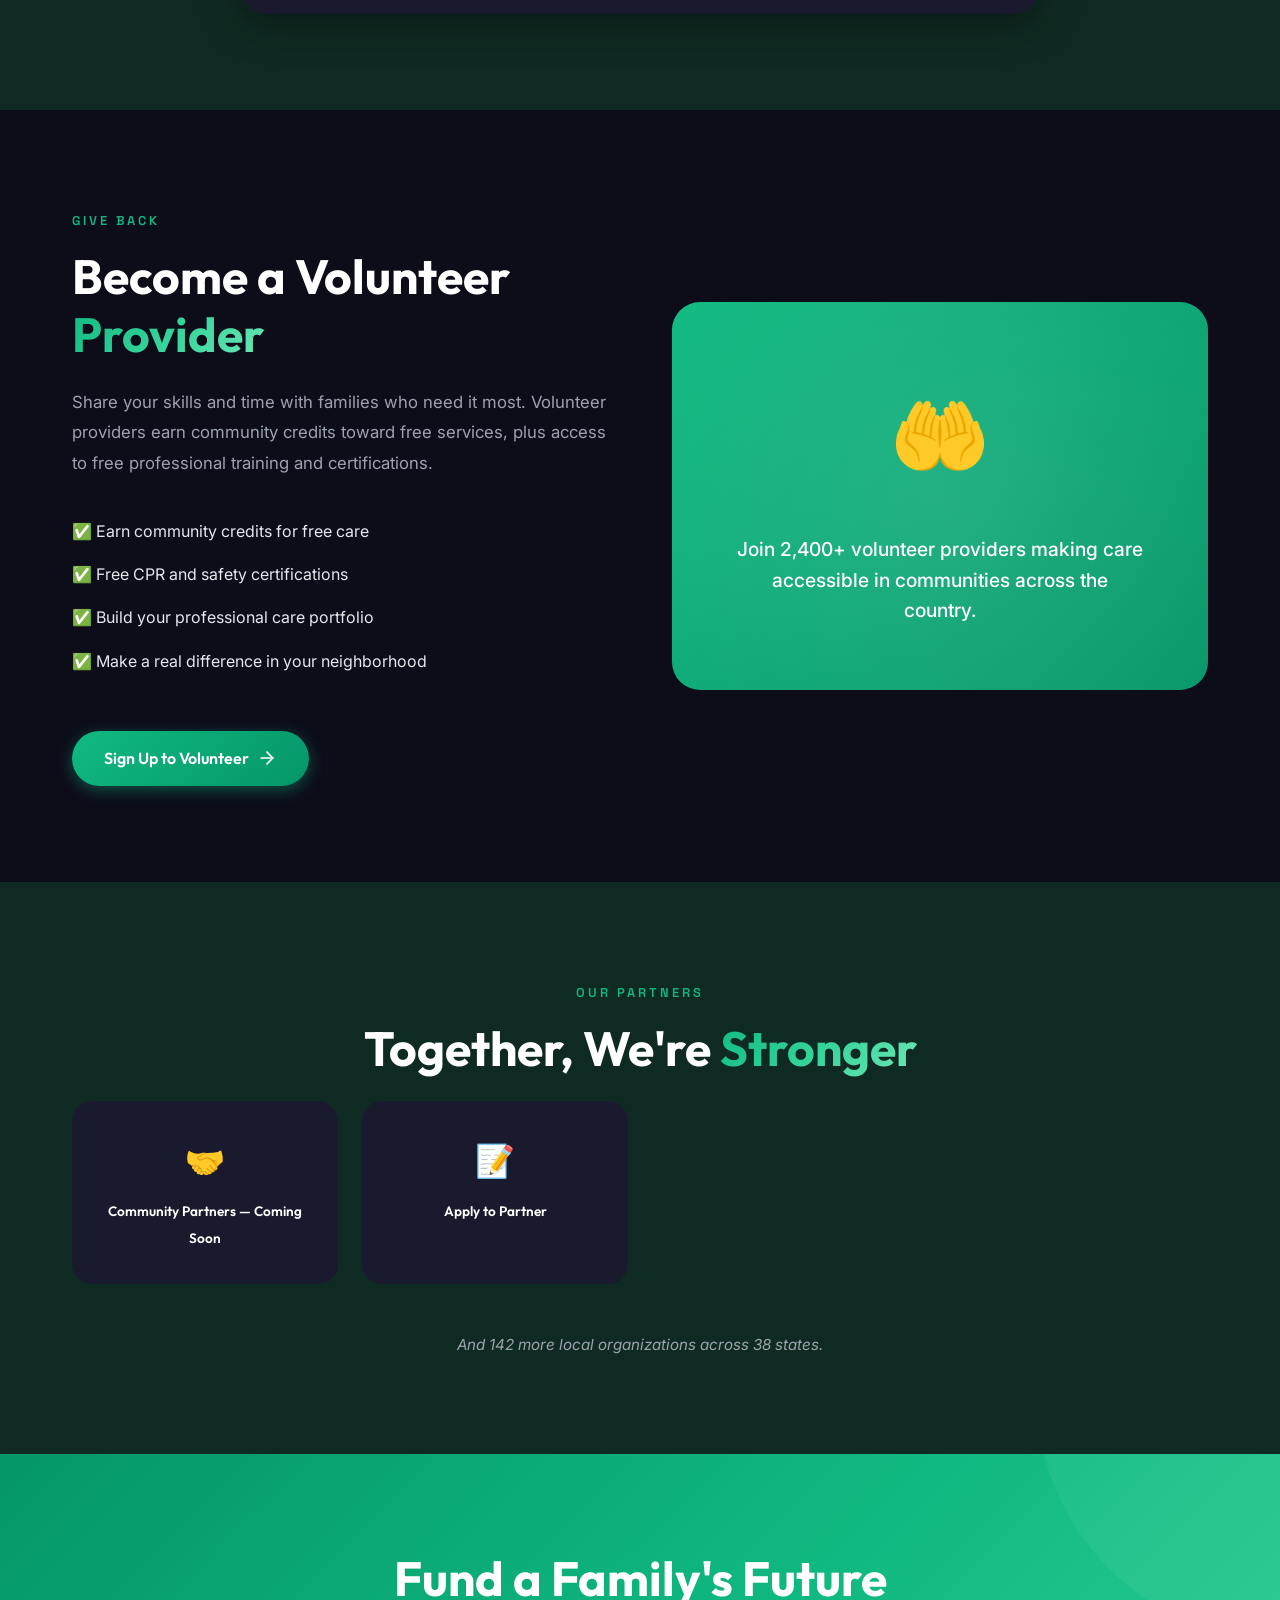
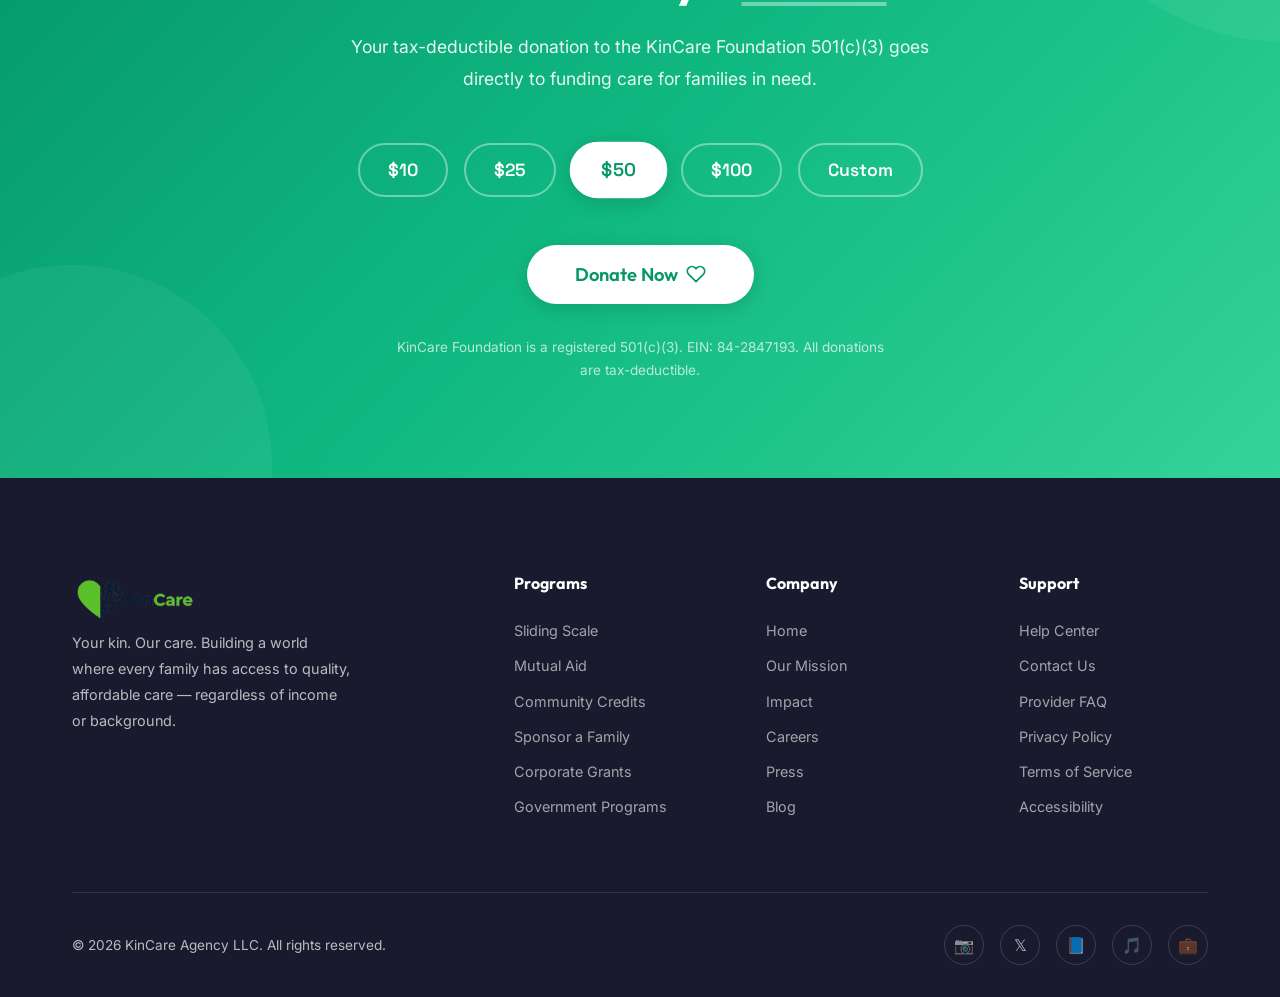
<file: community.html>
<!DOCTYPE html>
<html lang="en" data-theme="dark">
<head>
  <meta charset="UTF-8">
  <meta name="viewport" content="width=device-width, initial-scale=1.0">
  <title>KinCare Community — Care for Everyone</title>
  <meta name="description" content="KinCare Community Care programs make quality childcare, pet care, and family services accessible to ALL families — including BIPOC communities, single parents, and families in need. Sliding scale, mutual aid, and more.">
  <meta name="keywords" content="community care, affordable childcare, sliding scale, mutual aid, family assistance, BIPOC care, KinCare">
  <meta property="og:title" content="KinCare Community — Care for Everyone">
  <meta property="og:description" content="Care shouldn't be a luxury. Discover KinCare's community programs making quality care accessible to every family.">
  <meta property="og:type" content="website">
  <link rel="stylesheet" href="community.css">
  <link rel="icon" type="image/png" href="favicon-96x96.png" sizes="96x96">
</head>
<body>

  <!-- ==================== NAVIGATION ==================== -->
  <nav class="nav" id="navbar">
    <div class="container nav-inner">
      <a href="index.html" class="nav-logo" style="display:inline-flex;align-items:center;">
        <img src="logo.png" alt="KinCare, LLC" style="height: 56px; width: auto; display: block;">
        <span style="font-family:'Outfit',sans-serif;font-weight:700;font-size:0.75rem;color:#32CD32;background:rgba(50,205,50,0.15);border:1px solid rgba(50,205,50,0.35);padding:3px 8px;border-radius:6px;margin-left:6px;vertical-align:middle;display:inline-block;letter-spacing:0.5px;">LLC</span>
      </a>

      <ul class="nav-links" id="navLinks">
        <li><a href="#mission">Mission</a></li>
        <li><a href="#programs">Programs</a></li>
        <li><a href="#impact">Impact</a></li>
        <li><a href="#apply">Apply</a></li>
        <li><a href="#donate">Donate</a></li>
      </ul>

      <div class="nav-actions">
        <button class="theme-toggle" id="themeToggle" aria-label="Toggle dark mode">🌙</button>
        <a href="#apply" class="btn btn-green" id="nav-cta">Get Help</a>
        <button class="mobile-menu-btn" id="mobileMenuBtn" aria-label="Menu">
          <span></span><span></span><span></span>
        </button>
      </div>
    </div>
  </nav>

  <!-- ==================== HERO ==================== -->
  <section class="community-hero" id="hero">
    <div class="hero-bg">
      <div class="hero-bg-image"></div>
      <div class="hero-bg-overlay"></div>
      <div class="hero-orb hero-orb-1"></div>
      <div class="hero-orb hero-orb-2"></div>
      <div class="hero-orb hero-orb-3"></div>
    </div>

    <div class="container hero-content">
      <h1 class="reveal">
        Care Shouldn't Be a<br>
        <span class="gradient-text-green">Luxury</span>
      </h1>
      <p class="reveal reveal-delay-1">
        Every family deserves access to quality care — regardless of income, background, or zip code. KinCare is building a movement where BIPOC communities, single parents, and families in need are not left behind.
      </p>
      <div class="hero-ctas reveal reveal-delay-2">
        <a href="#apply" class="btn btn-green" id="hero-apply-btn">
          Apply for Assistance
          <svg width="20" height="20" viewBox="0 0 24 24" fill="none" stroke="currentColor" stroke-width="2" stroke-linecap="round" stroke-linejoin="round"><line x1="5" y1="12" x2="19" y2="12"/><polyline points="12 5 19 12 12 19"/></svg>
        </a>
        <a href="#mission" class="btn btn-secondary" id="hero-learn-btn">Learn More</a>
      </div>
    </div>
  </section>

  <!-- ==================== MISSION ==================== -->
  <section class="mission-section section-padding" id="mission">
    <div class="container text-center">
      <span class="section-label reveal">OUR MISSION</span>
      <h2 class="section-title reveal">More Than an App. A <span class="gradient-text-green">Movement</span>.</h2>

      <div class="mission-block reveal">
        We believe care is a right, not a privilege. KinCare was founded on the radical idea that every family — no matter their income level, race, or family structure — deserves access to safe, reliable care. We're not just building an app. We're building a community where neighbors lift each other up, where corporations step up, and where no parent has to choose between going to work and their child's safety.
      </div>

      <div class="mission-pillars">
        <div class="mission-pillar reveal reveal-delay-1">
          <span class="pillar-icon">🤝</span>
          <h3>Equity</h3>
          <p>We center the needs of historically underserved families in every decision we make.</p>
        </div>
        <div class="mission-pillar reveal reveal-delay-2">
          <span class="pillar-icon">💪</span>
          <h3>Dignity</h3>
          <p>No handouts. Mutual support, community strength, and programs that empower.</p>
        </div>
        <div class="mission-pillar reveal reveal-delay-3">
          <span class="pillar-icon">🌱</span>
          <h3>Sustainability</h3>
          <p>Programs that grow with communities, not above them. Built to last.</p>
        </div>
      </div>
    </div>
  </section>

  <!-- ==================== PROGRAMS ==================== -->
  <section class="programs-section section-padding" id="programs">
    <div class="container text-center">
      <span class="section-label reveal">PROGRAMS</span>
      <h2 class="section-title reveal">Six Paths to <span class="gradient-text-green">Affordable Care</span></h2>
      <p class="section-subtitle reveal">We meet families where they are — with flexible programs designed for every situation.</p>

      <div class="programs-grid">
        <div class="program-card reveal reveal-delay-1">
          <span class="card-icon">🎚️</span>
          <h3>Sliding Scale</h3>
          <p>Pay what you can — from $0 to full price. Our income-verified sliding scale ensures cost is never a barrier to care. You set the rate that works for your family.</p>
        </div>
        <div class="program-card reveal reveal-delay-2">
          <span class="card-icon">🔄</span>
          <h3>Mutual Aid Matching</h3>
          <p>Swap care hours with other families at zero cost. You watch my kids Tuesday, I watch yours Thursday. Our app matches compatible families automatically.</p>
        </div>
        <div class="program-card reveal reveal-delay-3">
          <span class="card-icon">⭐</span>
          <h3>Community Credits</h3>
          <p>Earn free care hours by volunteering in your community. Tutor a neighbor's child, help at a food bank, or mentor a teen — and earn credits toward care.</p>
        </div>
        <div class="program-card reveal reveal-delay-4">
          <span class="card-icon">💛</span>
          <h3>Sponsor a Family</h3>
          <p>When you book care, you can add $2 to sponsor a family in need. 100% of sponsor contributions go directly to subsidizing care for qualifying families.</p>
        </div>
        <div class="program-card reveal reveal-delay-5">
          <span class="card-icon">🏢</span>
          <h3>Corporate Grants</h3>
          <p>We partner with companies committed to social impact. Corporate sponsors fund care packages for underserved communities in their areas.</p>
        </div>
        <div class="program-card reveal reveal-delay-6">
          <span class="card-icon">🏛️</span>
          <h3>Government Programs</h3>
          <p>We accept CCDF vouchers, state childcare subsidies, and partner with local agencies. If you qualify for public assistance, we make it seamless to use.</p>
        </div>
      </div>
    </div>
  </section>

  <!-- ==================== IMPACT DASHBOARD ==================== -->
  <section class="impact-section section-padding" id="impact">
    <div class="container text-center">
      <span class="section-label reveal">OUR IMPACT</span>
      <h2 class="section-title reveal">Numbers That <span class="gradient-text-green">Matter</span></h2>

      <div class="impact-grid">
        <div class="impact-card reveal reveal-delay-1">
          <span class="impact-number" data-target="12847" id="impact-families">0</span>
          <span class="impact-label">Families Served</span>
        </div>
        <div class="impact-card reveal reveal-delay-2">
          <span class="impact-number" data-target="45000" data-suffix="+" id="impact-hours">0</span>
          <span class="impact-label">Hours of Free Care</span>
        </div>
        <div class="impact-card reveal reveal-delay-3">
          <span class="impact-number" data-target="2.3" data-prefix="$" data-suffix="M" data-decimal="true" id="impact-funds">0</span>
          <span class="impact-label">Funds Distributed</span>
        </div>
        <div class="impact-card reveal reveal-delay-4">
          <span class="impact-number" data-target="150" id="impact-partners">0</span>
          <span class="impact-label">Community Partners</span>
        </div>
      </div>
    </div>
  </section>

  <!-- ==================== APPLY FOR ASSISTANCE ==================== -->
  <section class="apply-section section-padding" id="apply">
    <div class="container text-center">
      <span class="section-label reveal">GET HELP</span>
      <h2 class="section-title reveal">Apply for <span class="gradient-text-green">Assistance</span></h2>
      <p class="section-subtitle reveal">Our application is simple and confidential. We'll connect you with the right program within 48 hours.</p>

      <form class="apply-form reveal" id="assistanceForm" name="assistance-application" method="POST" data-netlify="true" netlify-honeypot="bot-field" novalidate>
        <p style="display:none;"><label>Don't fill this out: <input name="bot-field"></label></p>
        <input type="hidden" name="form-name" value="assistance-application">
        <div class="form-row">
          <div class="form-group">
            <label for="apply-name">Full Name <span class="required">*</span></label>
            <input type="text" class="form-input" id="apply-name" name="name" placeholder="Your full name" required>
            <span class="error-message">Please enter your name</span>
          </div>
          <div class="form-group">
            <label for="apply-email">Email Address <span class="required">*</span></label>
            <input type="email" class="form-input" id="apply-email" name="email" placeholder="you@email.com" required>
            <span class="error-message">Please enter a valid email</span>
          </div>
        </div>

        <div class="form-row">
          <div class="form-group">
            <label for="apply-phone">Phone Number</label>
            <input type="tel" class="form-input" id="apply-phone" name="phone" placeholder="(555) 123-4567">
          </div>
          <div class="form-group">
            <label for="apply-household">Household Size</label>
            <select class="form-select" id="apply-household" name="household_size">
              <option value="" disabled selected>Select household size</option>
              <option value="1-2">1–2 people</option>
              <option value="3-4">3–4 people</option>
              <option value="5-6">5–6 people</option>
              <option value="7+">7+ people</option>
            </select>
          </div>
        </div>

        <div class="form-row full">
          <div class="form-group">
            <label for="apply-income">Annual Household Income</label>
            <select class="form-select" id="apply-income" name="income">
              <option value="" disabled selected>Select income range</option>
              <option value="under-25k">Under $25,000</option>
              <option value="25k-50k">$25,000 – $50,000</option>
              <option value="50k-75k">$50,000 – $75,000</option>
              <option value="75k-100k">$75,000 – $100,000</option>
              <option value="over-100k">Over $100,000</option>
            </select>
          </div>
        </div>

        <div class="form-row full">
          <div class="form-group">
            <label>Services Needed</label>
            <div class="checkbox-group" id="services-group">
              <label class="checkbox-item">
                <input type="checkbox" name="services" value="babysitting">
                <span class="checkmark"></span>
                Babysitting
              </label>
              <label class="checkbox-item">
                <input type="checkbox" name="services" value="pet-care">
                <span class="checkmark"></span>
                Pet Care
              </label>
              <label class="checkbox-item">
                <input type="checkbox" name="services" value="transport">
                <span class="checkmark"></span>
                Transport
              </label>
              <label class="checkbox-item">
                <input type="checkbox" name="services" value="home-help">
                <span class="checkmark"></span>
                Home Help
              </label>
              <label class="checkbox-item">
                <input type="checkbox" name="services" value="senior-care">
                <span class="checkmark"></span>
                Senior Care
              </label>
              <label class="checkbox-item">
                <input type="checkbox" name="services" value="tutoring">
                <span class="checkmark"></span>
                Tutoring
              </label>
            </div>
          </div>
        </div>

        <div class="form-row full">
          <div class="form-group">
            <label for="apply-description">Brief Description of Your Family's Need</label>
            <textarea class="form-textarea" id="apply-description" name="description" rows="4" placeholder="Tell us how we can help your family…"></textarea>
          </div>
        </div>

        <div class="form-submit-row">
          <button type="submit" class="btn btn-green btn-lg" id="apply-submit">
            Submit Application
            <svg width="20" height="20" viewBox="0 0 24 24" fill="none" stroke="currentColor" stroke-width="2" stroke-linecap="round" stroke-linejoin="round"><line x1="5" y1="12" x2="19" y2="12"/><polyline points="12 5 19 12 12 19"/></svg>
          </button>
        </div>

        <p class="form-note">🔒 All information is confidential and encrypted. We respond within 48 hours.</p>
      </form>

      <!-- Success state (hidden by default) -->
      <div class="form-success" id="formSuccess" style="display:none;">
        <span class="success-icon">✅</span>
        <h3>Application Received!</h3>
        <p>Thank you for reaching out. Our community team will review your application and respond within 48 hours. You're not alone — we're here to help.</p>
      </div>
    </div>
  </section>

  <!-- ==================== VOLUNTEER SECTION ==================== -->
  <section class="volunteer-section section-padding" id="volunteer">
    <div class="container">
      <div class="volunteer-grid">
        <div class="volunteer-text">
          <span class="section-label reveal">GIVE BACK</span>
          <h2 class="section-title reveal">Become a Volunteer <span class="gradient-text-green">Provider</span></h2>
          <p class="reveal">
            Share your skills and time with families who need it most. Volunteer providers earn community credits toward free services, plus access to free professional training and certifications.
          </p>
          <ul class="volunteer-benefits reveal">
            <li>✅ Earn community credits for free care</li>
            <li>✅ Free CPR and safety certifications</li>
            <li>✅ Build your professional care portfolio</li>
            <li>✅ Make a real difference in your neighborhood</li>
          </ul>
          <a href="#" class="btn btn-green reveal" id="volunteer-signup-btn">
            Sign Up to Volunteer
            <svg width="20" height="20" viewBox="0 0 24 24" fill="none" stroke="currentColor" stroke-width="2" stroke-linecap="round" stroke-linejoin="round"><line x1="5" y1="12" x2="19" y2="12"/><polyline points="12 5 19 12 12 19"/></svg>
          </a>
        </div>
        <div class="volunteer-card reveal">
          <span class="card-emoji">🤲</span>
          <p>Join 2,400+ volunteer providers making care accessible in communities across the country.</p>
        </div>
      </div>
    </div>
  </section>

  <!-- ==================== PARTNERS & GRANTS ==================== -->
  <section class="partners-section section-padding" id="partners">
    <div class="container text-center">
      <span class="section-label reveal">OUR PARTNERS</span>
      <h2 class="section-title reveal">Together, We're <span class="gradient-text-green">Stronger</span></h2>

      <div class="partners-grid">
        <div class="partner-logo reveal reveal-delay-1">
          <span class="partner-emoji">🤝</span>
          <span>Community Partners — Coming Soon</span>
        </div>
        <div class="partner-logo reveal reveal-delay-2">
          <span class="partner-emoji">📝</span>
          <span>Apply to Partner</span>
        </div>
      </div>

      <p class="partners-note reveal">And 142 more local organizations across 38 states.</p>
    </div>
  </section>

  <!-- ==================== DONATE ==================== -->
  <section class="donate-section section-padding" id="donate">
    <div class="container">
      <div class="donate-content">
        <h2 class="reveal">Fund a Family's <span>Future</span></h2>
        <p class="donate-subtitle reveal">Your tax-deductible donation to the KinCare Foundation 501(c)(3) goes directly to funding care for families in need.</p>

        <div class="donate-amounts reveal">
          <button type="button" class="donate-amount" data-amount="10" id="donate-10">$10</button>
          <button type="button" class="donate-amount" data-amount="25" id="donate-25">$25</button>
          <button type="button" class="donate-amount active" data-amount="50" id="donate-50">$50</button>
          <button type="button" class="donate-amount" data-amount="100" id="donate-100">$100</button>
          <button type="button" class="donate-amount" data-amount="custom" id="donate-custom">Custom</button>
        </div>

        <div class="custom-amount-input" id="customAmountWrapper">
          <input type="number" id="customAmountInput" placeholder="$0.00" min="1" step="1">
        </div>

        <div class="donate-cta reveal">
          <button type="button" class="btn btn-donate btn-lg" id="donate-submit-btn">
            Donate Now
            <svg width="20" height="20" viewBox="0 0 24 24" fill="none" stroke="currentColor" stroke-width="2" stroke-linecap="round" stroke-linejoin="round"><path d="M20.84 4.61a5.5 5.5 0 0 0-7.78 0L12 5.67l-1.06-1.06a5.5 5.5 0 0 0-7.78 7.78l1.06 1.06L12 21.23l7.78-7.78 1.06-1.06a5.5 5.5 0 0 0 0-7.78z"/></svg>
          </button>
        </div>

        <p class="donate-note reveal">KinCare Foundation is a registered 501(c)(3). EIN: 84-2847193. All donations are tax-deductible.</p>
      </div>
    </div>
  </section>

  <!-- ==================== FOOTER ==================== -->
  <footer class="footer">
    <div class="container">
      <div class="footer-grid">
        <div class="footer-brand">
          <img src="logo.png" alt="KinCare" style="height: 48px; width: auto; margin-bottom: var(--space-sm);">
          <p>Your kin. Our care. Building a world where every family has access to quality, affordable care — regardless of income or background.</p>
        </div>

        <div>
          <h4>Programs</h4>
          <ul class="footer-links">
            <li><a href="#programs">Sliding Scale</a></li>
            <li><a href="#programs">Mutual Aid</a></li>
            <li><a href="#programs">Community Credits</a></li>
            <li><a href="#programs">Sponsor a Family</a></li>
            <li><a href="#programs">Corporate Grants</a></li>
            <li><a href="#programs">Government Programs</a></li>
          </ul>
        </div>

        <div>
          <h4>Company</h4>
          <ul class="footer-links">
            <li><a href="index.html">Home</a></li>
            <li><a href="#mission">Our Mission</a></li>
            <li><a href="#impact">Impact</a></li>
            <li><a href="careers.html">Careers</a></li>
            <li><a href="#">Press</a></li>
            <li><a href="#">Blog</a></li>
          </ul>
        </div>

        <div>
          <h4>Support</h4>
          <ul class="footer-links">
            <li><a href="#cta">Help Center</a></li>
            <li><a href="mailto:KinCare@gmail.com">Contact Us</a></li>
            <li><a href="careers.html">Provider FAQ</a></li>
            <li><a href="#">Privacy Policy</a></li>
            <li><a href="#">Terms of Service</a></li>
            <li><a href="#">Accessibility</a></li>
          </ul>
        </div>
      </div>

      <div class="footer-bottom">
        <span>© 2026 KinCare Agency LLC. All rights reserved.</span>
        <div class="footer-socials">
          <a href="#" class="footer-social" aria-label="Instagram">📷</a>
          <a href="#" class="footer-social" aria-label="Twitter / X">𝕏</a>
          <a href="#" class="footer-social" aria-label="Facebook">📘</a>
          <a href="#" class="footer-social" aria-label="TikTok">🎵</a>
          <a href="#" class="footer-social" aria-label="LinkedIn">💼</a>
        </div>
      </div>
    </div>
  </footer>

  <!-- ==================== JAVASCRIPT ==================== -->
  <script>
  (function() {
    'use strict';

    /* ========== Theme Toggle ========== */
    const html = document.documentElement;
    const themeToggle = document.getElementById('themeToggle');
    const stored = localStorage.getItem('kincare-theme');
    if (stored) {
      html.setAttribute('data-theme', stored);
      themeToggle.textContent = stored === 'dark' ? '☀️' : '🌙';
    }
    themeToggle.addEventListener('click', () => {
      const current = html.getAttribute('data-theme');
      const next = current === 'dark' ? 'light' : 'dark';
      html.setAttribute('data-theme', next);
      themeToggle.textContent = next === 'dark' ? '☀️' : '🌙';
      localStorage.setItem('kincare-theme', next);
    });

    /* ========== Nav Scroll Effect ========== */
    const navbar = document.getElementById('navbar');
    let ticking = false;
    window.addEventListener('scroll', () => {
      if (!ticking) {
        requestAnimationFrame(() => {
          navbar.classList.toggle('scrolled', window.scrollY > 50);
          ticking = false;
        });
        ticking = true;
      }
    });

    /* ========== Mobile Menu ========== */
    const mobileMenuBtn = document.getElementById('mobileMenuBtn');
    const navLinks = document.getElementById('navLinks');
    mobileMenuBtn.addEventListener('click', () => {
      navLinks.classList.toggle('active');
    });
    // Close menu on link click
    navLinks.querySelectorAll('a').forEach(link => {
      link.addEventListener('click', () => navLinks.classList.remove('active'));
    });

    /* ========== Smooth Scroll ========== */
    document.querySelectorAll('a[href^="#"]').forEach(anchor => {
      anchor.addEventListener('click', function(e) {
        const target = document.querySelector(this.getAttribute('href'));
        if (target) {
          e.preventDefault();
          const offset = 80;
          const top = target.getBoundingClientRect().top + window.scrollY - offset;
          window.scrollTo({ top, behavior: 'smooth' });
        }
      });
    });

    /* ========== Scroll Reveal ========== */
    const revealObserver = new IntersectionObserver((entries) => {
      entries.forEach(entry => {
        if (entry.isIntersecting) {
          entry.target.classList.add('visible');
        }
      });
    }, { threshold: 0.15, rootMargin: '0px 0px -40px 0px' });

    document.querySelectorAll('.reveal').forEach(el => revealObserver.observe(el));

    /* ========== Counter Animation ========== */
    function animateCounter(el) {
      const target = parseFloat(el.dataset.target);
      const prefix = el.dataset.prefix || '';
      const suffix = el.dataset.suffix || '';
      const isDecimal = el.dataset.decimal === 'true';
      const duration = 2000;
      const start = performance.now();

      function update(now) {
        const elapsed = now - start;
        const progress = Math.min(elapsed / duration, 1);
        // Ease out quad
        const eased = 1 - (1 - progress) * (1 - progress);
        const current = eased * target;

        if (isDecimal) {
          el.textContent = prefix + current.toFixed(1) + suffix;
        } else {
          el.textContent = prefix + Math.floor(current).toLocaleString() + suffix;
        }

        if (progress < 1) {
          requestAnimationFrame(update);
        } else {
          if (isDecimal) {
            el.textContent = prefix + target.toFixed(1) + suffix;
          } else {
            el.textContent = prefix + Math.floor(target).toLocaleString() + suffix;
          }
        }
      }
      requestAnimationFrame(update);
    }

    const counterObserver = new IntersectionObserver((entries) => {
      entries.forEach(entry => {
        if (entry.isIntersecting && !entry.target.classList.contains('counted')) {
          entry.target.classList.add('counted');
          animateCounter(entry.target);
        }
      });
    }, { threshold: 0.5 });

    document.querySelectorAll('.impact-number').forEach(el => counterObserver.observe(el));

    /* ========== Donation Amount Selection ========== */
    const donateButtons = document.querySelectorAll('.donate-amount');
    const customWrapper = document.getElementById('customAmountWrapper');
    const customInput = document.getElementById('customAmountInput');

    donateButtons.forEach(btn => {
      btn.addEventListener('click', () => {
        donateButtons.forEach(b => b.classList.remove('active'));
        btn.classList.add('active');

        if (btn.dataset.amount === 'custom') {
          customWrapper.classList.add('visible');
          customInput.focus();
        } else {
          customWrapper.classList.remove('visible');
        }
      });
    });

    document.getElementById('donate-submit-btn').addEventListener('click', () => {
      const active = document.querySelector('.donate-amount.active');
      let amount = active ? active.dataset.amount : '50';
      if (amount === 'custom') {
        amount = customInput.value || '0';
      }
      const donateUrl = (window.KinCareAutomator && window.KinCareAutomator.getConfig().stripeDonateLink) || '';
      if (donateUrl) {
        window.open(donateUrl, '_blank');
      } else {
        window.location.href = `mailto:KinCare@gmail.com?subject=${encodeURIComponent('KinCare Community Care Fund Sponsorship ($' + amount + ')')}&body=${encodeURIComponent('Hi Nahama,\n\nI would like to contribute $' + amount + ' to the KinCare Community Care Fund to help local families access vetted care.\n\nPlease send me the invoice or Stripe payment link.\n\nThank you!')}`;
      }
    });

    /* ========== Form Validation ========== */
    const form = document.getElementById('assistanceForm');
    const formSuccess = document.getElementById('formSuccess');

    form.addEventListener('submit', async function(e) {
      e.preventDefault();
      let isValid = true;

      // Validate name
      const nameInput = document.getElementById('apply-name');
      if (!nameInput.value.trim()) {
        nameInput.classList.add('input-error');
        nameInput.classList.remove('input-success');
        isValid = false;
      } else {
        nameInput.classList.remove('input-error');
        nameInput.classList.add('input-success');
      }

      // Validate email
      const emailInput = document.getElementById('apply-email');
      const emailRegex = /^[^\s@]+@[^\s@]+\.[^\s@]+$/;
      if (!emailRegex.test(emailInput.value)) {
        emailInput.classList.add('input-error');
        emailInput.classList.remove('input-success');
        isValid = false;
      } else {
        emailInput.classList.remove('input-error');
        emailInput.classList.add('input-success');
      }

      if (isValid) {
        const submitBtn = form.querySelector('button[type="submit"]');
        const originalText = submitBtn.textContent;
        submitBtn.textContent = 'Submitting...';
        submitBtn.disabled = true;

        try {
          const formData = new FormData(form);
          const response = await fetch('/', {
            method: 'POST',
            headers: { 'Content-Type': 'application/x-www-form-urlencoded' },
            body: new URLSearchParams(formData).toString()
          });

          if (response.ok) {
            form.style.display = 'none';
            formSuccess.style.display = 'block';
            formSuccess.scrollIntoView({ behavior: 'smooth', block: 'center' });
          } else {
            throw new Error('Server error');
          }
        } catch (err) {
          submitBtn.textContent = 'Error — Try Again';
          submitBtn.disabled = false;
          setTimeout(() => { submitBtn.textContent = originalText; }, 3000);
        }
      }
    });

    // Clear error on input
    document.querySelectorAll('.form-input, .form-select, .form-textarea').forEach(input => {
      input.addEventListener('input', function() {
        this.classList.remove('input-error');
      });
    });

  })();
  </script>

  <script src="kincare-automation.js"></script>
  <script src="nahama-chat.js"></script>
</body>
</html>
</file>
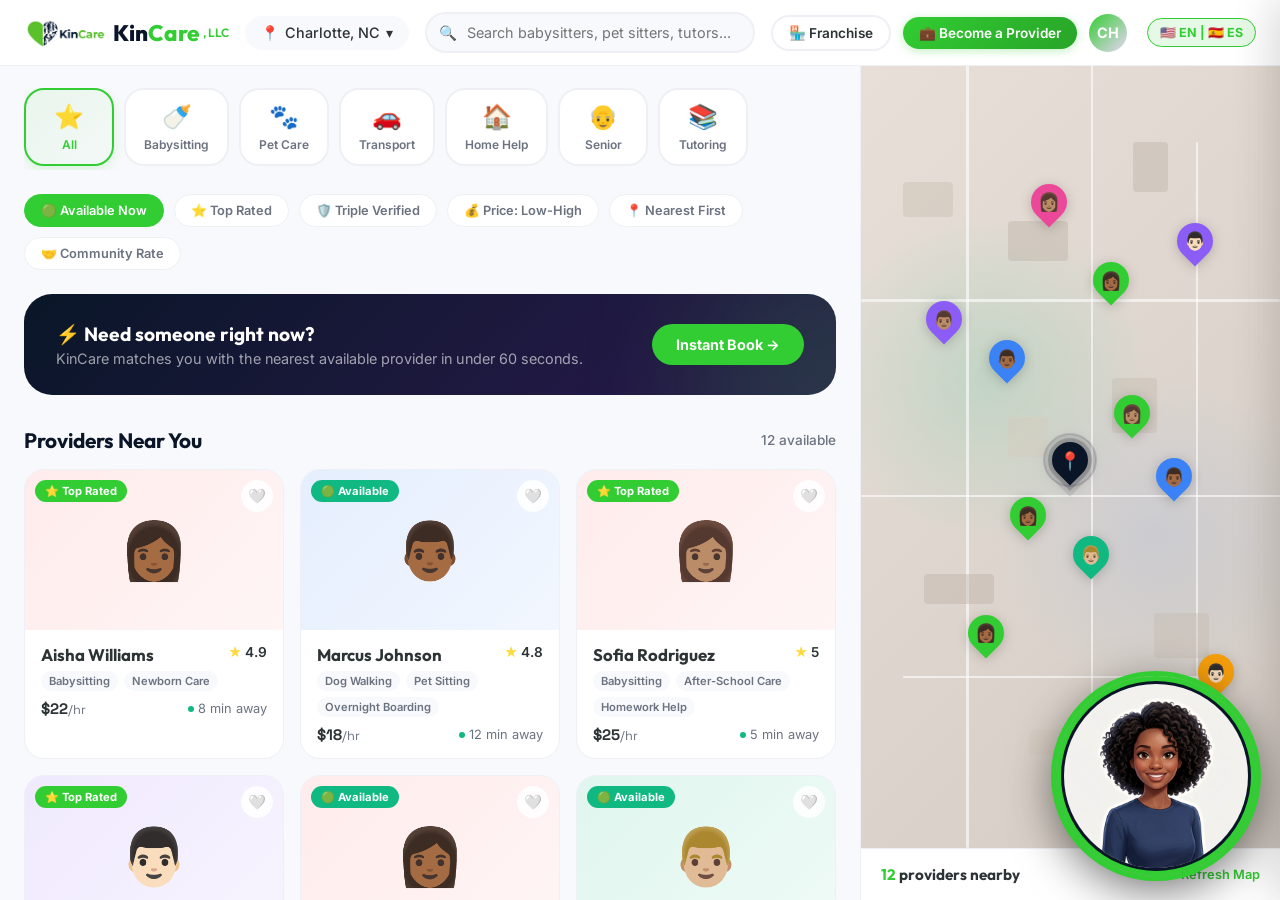
<file: dashboard.html>
<!DOCTYPE html>
<html lang="en">
<head>
  <meta charset="UTF-8">
  <meta name="viewport" content="width=device-width, initial-scale=1.0">
  <title>KinCare — Book Care Near You</title>
  <meta name="description" content="Browse and book vetted babysitters, pet sitters, tutors, and home helpers near you. Real-time availability, instant booking, GPS tracking.">
  <link rel="stylesheet" href="dashboard.css">
  <link rel="icon" type="image/png" href="favicon-96x96.png" sizes="96x96">
</head>
<body>

  <!-- ===== TOP BAR ===== -->
  <header class="topbar">
    <a href="index.html" class="topbar-logo" style="display:inline-flex;align-items:center;"><img src="logo.png" alt="KinCare, LLC" style="height: 32px; width: auto; margin-right: 6px; vertical-align: middle;">Kin<span>Care</span><span style="color:#32CD32;font-size:0.75rem;font-weight:600;margin-left:4px;">, LLC</span></a>
    
    <div class="topbar-location" id="locationBtn">
      <span class="pin">📍</span>
      <span id="locationText">Charlotte, NC</span>
      <span>▾</span>
    </div>

    <div class="topbar-search">
      <span class="search-icon">🔍</span>
      <input type="text" placeholder="Search babysitters, pet sitters, tutors..." id="searchInput">
    </div>

    <div class="topbar-actions">
      <button class="topbar-btn btn-outline" onclick="window.location.href='index.html#franchise'">🏪 Franchise</button>
      <button class="topbar-btn btn-fill" id="beProviderBtn">💼 Become a Provider</button>
      <div class="topbar-avatar" id="userAvatar">CH</div>
    </div>
  </header>

  <!-- ===== MAIN APP LAYOUT ===== -->
  <h1 style="display: none;">KinCare Dashboard - Book Care Near You</h1>
  <div class="app-layout">
    
    <!-- LEFT: Browse Panel -->
    <main class="browse-panel" id="browsePanel">
      
      <!-- Category Pills (like DoorDash cuisine filters) -->
      <div class="category-bar" id="categoryBar">
        <div class="category-pill active" data-category="all">
          <span class="cat-icon">⭐</span>
          <span class="cat-label">All</span>
        </div>
        <div class="category-pill" data-category="baby">
          <span class="cat-icon">🍼</span>
          <span class="cat-label">Babysitting</span>
        </div>
        <div class="category-pill" data-category="pet">
          <span class="cat-icon">🐾</span>
          <span class="cat-label">Pet Care</span>
        </div>
        <div class="category-pill" data-category="transport">
          <span class="cat-icon">🚗</span>
          <span class="cat-label">Transport</span>
        </div>
        <div class="category-pill" data-category="home">
          <span class="cat-icon">🏠</span>
          <span class="cat-label">Home Help</span>
        </div>
        <div class="category-pill" data-category="senior">
          <span class="cat-icon">👴</span>
          <span class="cat-label">Senior</span>
        </div>
        <div class="category-pill" data-category="tutor">
          <span class="cat-icon">📚</span>
          <span class="cat-label">Tutoring</span>
        </div>
      </div>

      <!-- Filter Chips -->
      <div class="filter-bar">
        <button class="filter-chip active" data-filter="available">🟢 Available Now</button>
        <button class="filter-chip" data-filter="top">⭐ Top Rated</button>
        <button class="filter-chip" data-filter="verified">🛡️ Triple Verified</button>
        <button class="filter-chip" data-filter="price">💰 Price: Low-High</button>
        <button class="filter-chip" data-filter="near">📍 Nearest First</button>
        <button class="filter-chip" data-filter="community">🤝 Community Rate</button>
      </div>

      <!-- Quick Book Banner -->
      <div class="quick-book">
        <div class="quick-book-text">
          <h3>⚡ Need someone right now?</h3>
          <p>KinCare matches you with the nearest available provider in under 60 seconds.</p>
        </div>
        <button class="quick-book-btn" id="quickBookBtn">Instant Book →</button>
      </div>

      <!-- Providers Near You -->
      <div class="section-header">
        <h2>Providers Near You</h2>
        <span class="count" id="providerCount">24 available</span>
      </div>

      <div class="providers-grid" id="providersGrid">
        <!-- Populated by JS -->
      </div>

      <!-- Community Care Section -->
      <div class="quick-book" style="background: linear-gradient(135deg, #059669, #10B981);">
        <div class="quick-book-text">
          <h3>🤝 KinCare Community — Care for Everyone</h3>
          <p>Need help but can't afford it? Our sliding scale and mutual aid programs ensure no family goes without care.</p>
        </div>
        <button class="quick-book-btn" style="background: var(--white); color: #059669;">Apply for Assistance →</button>
      </div>

    </main>

    <!-- RIGHT: Map Panel -->
    <aside class="map-panel">
      <div class="map-container" id="mapContainer">
        <!-- Simulated roads -->
        <div class="map-road map-road-h1"></div>
        <div class="map-road map-road-h2"></div>
        <div class="map-road map-road-h3"></div>
        <div class="map-road map-road-v1"></div>
        <div class="map-road map-road-v2"></div>
        <div class="map-road map-road-v3"></div>

        <!-- Map blocks (buildings) -->
        <div class="map-block" style="top:15%;left:10%;width:50px;height:35px;background:#C4B8AC;"></div>
        <div class="map-block" style="top:20%;left:35%;width:60px;height:40px;background:#B8ADA2;"></div>
        <div class="map-block" style="top:40%;left:60%;width:45px;height:55px;background:#C4B8AC;"></div>
        <div class="map-block" style="top:65%;left:15%;width:70px;height:30px;background:#B8ADA2;"></div>
        <div class="map-block" style="top:45%;left:35%;width:40px;height:40px;background:#D4C8BC;"></div>
        <div class="map-block" style="top:70%;left:70%;width:55px;height:45px;background:#C4B8AC;"></div>
        <div class="map-block" style="top:10%;left:65%;width:35px;height:50px;background:#B8ADA2;"></div>
        <div class="map-block" style="top:85%;left:40%;width:60px;height:25px;background:#D4C8BC;"></div>

        <!-- "You are here" pin -->
        <div class="map-pin pin-you" style="top:48%;left:45%;" title="You are here">📍</div>
        
        <!-- Provider pins (populated by JS) -->
        <div id="mapPins"></div>
      </div>
      
      <div class="map-info">
        <div class="map-info-row">
          <span class="map-info-count"><span id="mapCount">12</span> providers nearby</span>
          <button class="map-info-btn" id="refreshMap">↻ Refresh Map</button>
        </div>
      </div>
    </aside>
  </div>

  <!-- ===== PROVIDER DETAIL DRAWER ===== -->
  <div class="drawer-overlay" id="drawerOverlay"></div>
  <div class="drawer" id="drawer">
    <div class="drawer-header" id="drawerHeader">
      <button class="drawer-close" id="drawerClose">✕</button>
      <div class="drawer-verified" id="drawerVerified"></div>
    </div>
    <div class="drawer-body" id="drawerBody"></div>
    <div class="drawer-footer" id="drawerFooter"></div>
  </div>

  <!-- ===== BOOKING CONFIRMATION MODAL ===== -->
  <div class="modal-overlay" id="modalOverlay">
    <div class="modal">
      <div class="modal-success" id="modalContent"></div>
    </div>
  </div>

  <script src="dashboard.js"></script>
  <script src="nahama-chat.js"></script>
</body>
</html>
</file>
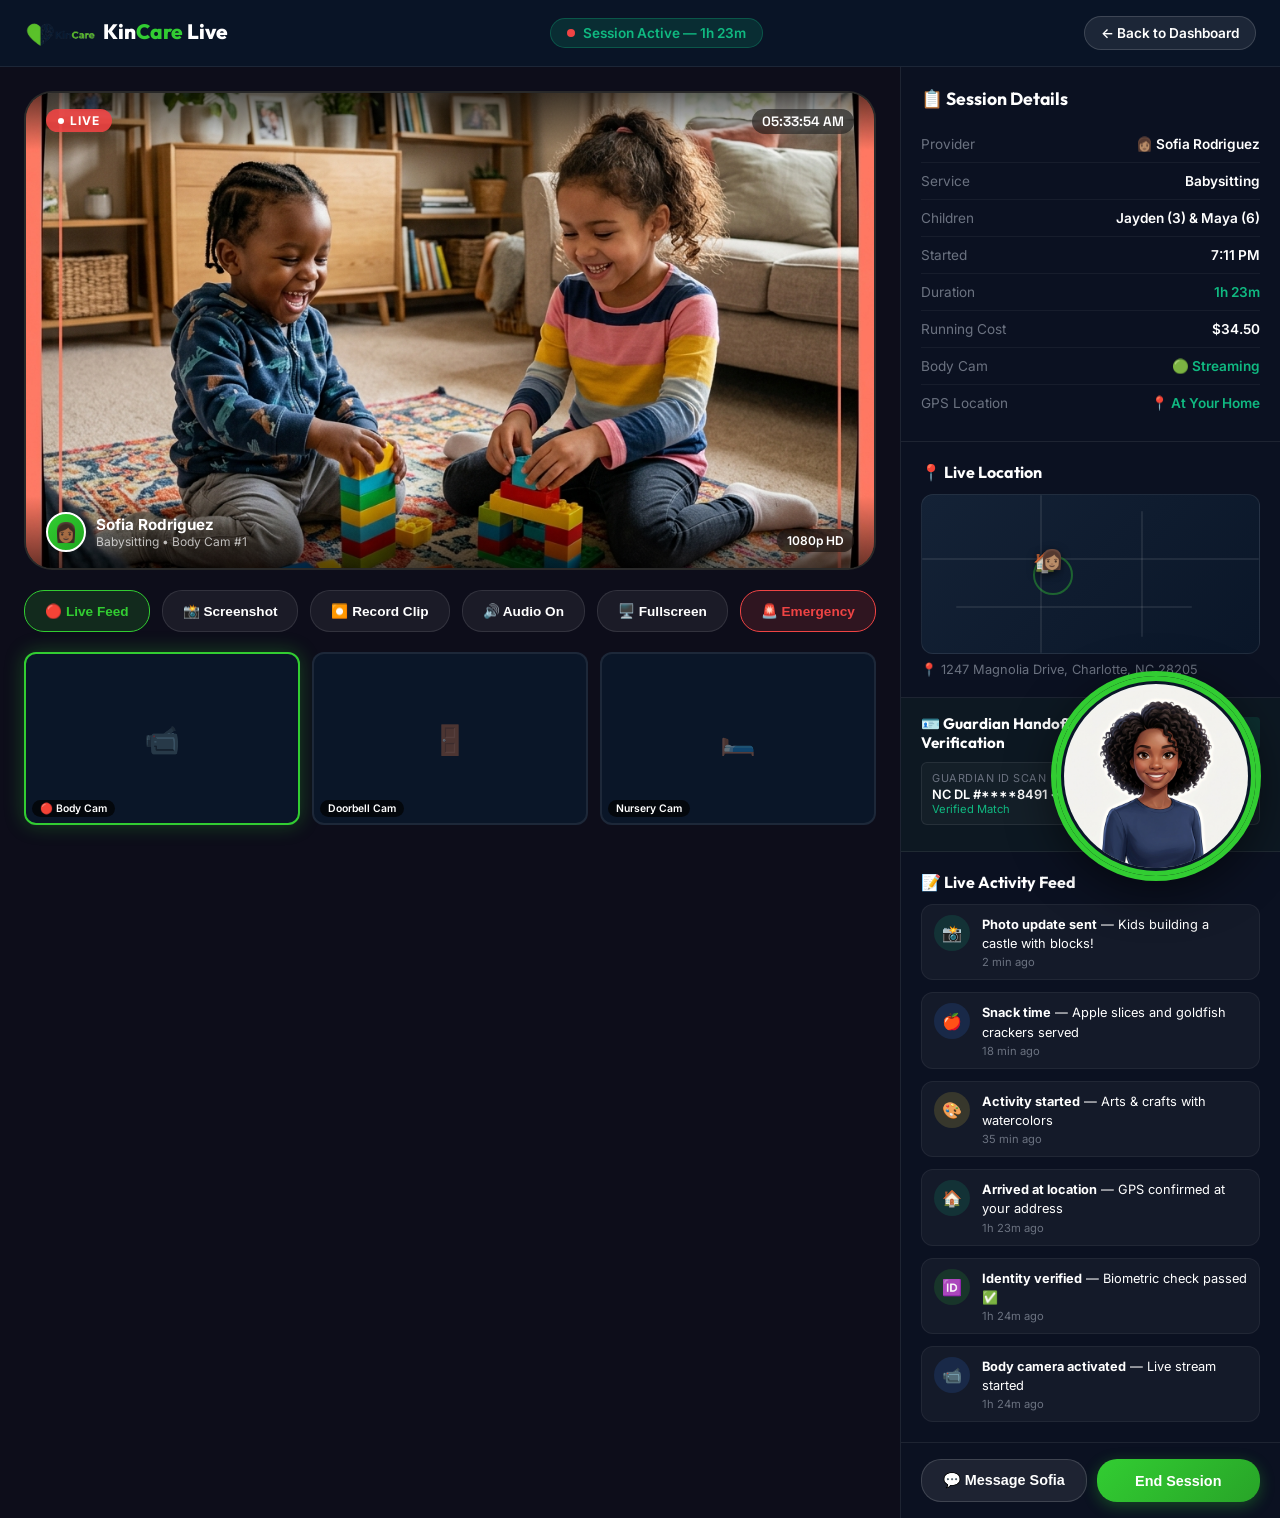
<file: live-tracker.html>
<!DOCTYPE html>
<html lang="en">
<head>
  <meta charset="UTF-8">
  <meta name="viewport" content="width=device-width, initial-scale=1.0">
  <title>KinCare — Live Session Tracker</title>
  <meta name="description" content="Monitor your care session in real-time with KinCare's body camera live feed, GPS tracking, and photo updates.">
  <link rel="icon" type="image/png" href="favicon-96x96.png" sizes="96x96">
  <link href="https://fonts.googleapis.com/css2?family=Outfit:wght@300;400;500;600;700;800&family=Inter:wght@300;400;500;600;700&family=Space+Grotesk:wght@400;500;600;700&display=swap" rel="stylesheet">
  <style>
    :root {
      --coral: #32CD32; --coral-dark: #28A428; --navy: #0A1628; --navy-light: #142236;
      --gold: #FFD93D; --green: #10B981; --white: #FFFFFF; --cloud: #F8F9FC;
      --mist: #EEF0F5; --slate: #6B7280; --charcoal: #2D3436; --black: #0D0D1A;
      --font-heading: 'Outfit', sans-serif; --font-body: 'Inter', sans-serif;
      --font-accent: 'Space Grotesk', sans-serif;
      --radius-md: 12px; --radius-lg: 20px; --radius-xl: 28px; --radius-full: 9999px;
    }
    * { margin:0; padding:0; box-sizing:border-box; }
    body { font-family: var(--font-body); background: var(--black); color: var(--white); min-height: 100vh; }

    /* Top bar */
    .tracker-topbar {
      display: flex; align-items: center; justify-content: space-between;
      padding: 16px 24px; background: rgba(10,22,40,0.95); border-bottom: 1px solid rgba(255,255,255,0.08);
      position: sticky; top: 0; z-index: 100; backdrop-filter: blur(20px);
    }
    .tracker-logo { font-family: var(--font-heading); font-size: 1.3rem; font-weight: 800; }
    .tracker-logo span { color: var(--coral); }
    .tracker-status {
      display: flex; align-items: center; gap: 8px; padding: 6px 16px;
      border-radius: var(--radius-full); background: rgba(16,185,129,0.15); border: 1px solid rgba(16,185,129,0.3);
    }
    .live-dot { width: 8px; height: 8px; border-radius: 50%; background: #EF4444; animation: blink 1s infinite; }
    @keyframes blink { 0%,100%{opacity:1;} 50%{opacity:0.3;} }
    .tracker-status-text { font-size: 0.85rem; font-weight: 600; color: var(--green); }
    .tracker-back {
      padding: 8px 16px; border-radius: var(--radius-full); background: rgba(255,255,255,0.08);
      border: 1px solid rgba(255,255,255,0.15); color: var(--white); font-size: 0.85rem;
      font-weight: 600; cursor: pointer; transition: all 0.2s; text-decoration: none;
    }
    .tracker-back:hover { background: rgba(255,255,255,0.15); }

    /* Main Layout */
    .tracker-layout {
      display: grid; grid-template-columns: 1fr 380px; min-height: calc(100vh - 65px);
    }

    /* LEFT: Camera Feed */
    .camera-panel { padding: 24px; display: flex; flex-direction: column; gap: 20px; }

    .camera-main {
      position: relative; border-radius: var(--radius-xl); overflow: hidden;
      background: #111; aspect-ratio: 16/9; border: 2px solid rgba(255,255,255,0.1);
    }
    .camera-main img {
      width: 100%; height: 100%; object-fit: cover;
    }

    /* Camera overlay HUD */
    .cam-hud { position: absolute; inset: 0; pointer-events: none; }
    .cam-hud-top {
      position: absolute; top: 0; left: 0; right: 0; padding: 16px 20px;
      display: flex; justify-content: space-between; align-items: flex-start;
      background: linear-gradient(180deg, rgba(0,0,0,0.6) 0%, transparent 100%);
    }
    .cam-live {
      display: flex; align-items: center; gap: 6px; padding: 4px 12px;
      border-radius: var(--radius-full); background: rgba(239,68,68,0.9);
      font-size: 0.75rem; font-weight: 700; letter-spacing: 1px;
    }
    .cam-live .blink-dot { width: 6px; height: 6px; border-radius: 50%; background: var(--white); animation: blink 1s infinite; }
    .cam-time {
      font-family: var(--font-accent); font-size: 0.85rem; font-weight: 600;
      padding: 4px 10px; border-radius: var(--radius-full);
      background: rgba(0,0,0,0.5); backdrop-filter: blur(8px);
    }
    .cam-hud-bottom {
      position: absolute; bottom: 0; left: 0; right: 0; padding: 16px 20px;
      display: flex; justify-content: space-between; align-items: flex-end;
      background: linear-gradient(0deg, rgba(0,0,0,0.6) 0%, transparent 100%);
    }
    .cam-provider {
      display: flex; align-items: center; gap: 10px;
    }
    .cam-provider-avatar {
      width: 40px; height: 40px; border-radius: 50%;
      background: linear-gradient(135deg, var(--coral), #1fa81f);
      display: flex; align-items: center; justify-content: center;
      font-size: 1.2rem; border: 2px solid var(--white);
    }
    .cam-provider-name { font-weight: 700; font-size: 0.95rem; }
    .cam-provider-role { font-size: 0.75rem; color: rgba(255,255,255,0.7); }
    .cam-quality {
      padding: 4px 10px; border-radius: var(--radius-full);
      background: rgba(0,0,0,0.5); font-size: 0.75rem; font-weight: 600;
      backdrop-filter: blur(8px);
    }

    /* Camera controls */
    .cam-controls {
      display: flex; gap: 12px; justify-content: center; flex-wrap: wrap;
    }
    .cam-control-btn {
      display: flex; align-items: center; gap: 8px; padding: 12px 20px;
      border-radius: var(--radius-lg); background: rgba(255,255,255,0.06);
      border: 1px solid rgba(255,255,255,0.1); color: var(--white);
      font-size: 0.85rem; font-weight: 600; cursor: pointer; transition: all 0.2s;
    }
    .cam-control-btn:hover { background: rgba(255,255,255,0.12); border-color: rgba(255,255,255,0.2); }
    .cam-control-btn.active { background: rgba(50,205,50,0.15); border-color: var(--coral); color: var(--coral); }
    .cam-control-btn.emergency {
      background: rgba(239,68,68,0.15); border-color: #EF4444; color: #EF4444;
    }
    .cam-control-btn.emergency:hover { background: #EF4444; color: var(--white); }

    /* Multi-cam grid */
    .multi-cam { display: grid; grid-template-columns: repeat(3, 1fr); gap: 12px; }
    .mini-cam {
      position: relative; border-radius: var(--radius-md); overflow: hidden;
      aspect-ratio: 16/10; background: #0a1628; border: 2px solid rgba(255,255,255,0.08);
      cursor: pointer; transition: all 0.2s;
    }
    .mini-cam:hover { border-color: var(--coral); transform: scale(1.02); }
    .mini-cam.active { border-color: var(--coral); box-shadow: 0 0 20px rgba(50,205,50,0.3); }
    .mini-cam-label {
      position: absolute; bottom: 6px; left: 6px; padding: 2px 8px;
      border-radius: var(--radius-full); background: rgba(0,0,0,0.7);
      font-size: 0.65rem; font-weight: 600;
    }
    .mini-cam-icon {
      position: absolute; top: 50%; left: 50%; transform: translate(-50%, -50%);
      font-size: 1.8rem; opacity: 0.4;
    }

    /* RIGHT: Info Panel */
    .info-panel {
      border-left: 1px solid rgba(255,255,255,0.08); display: flex;
      flex-direction: column; background: rgba(10,22,40,0.5);
    }

    /* Session Info */
    .session-info { padding: 20px; border-bottom: 1px solid rgba(255,255,255,0.08); }
    .session-info h3 { font-family: var(--font-heading); font-size: 1.1rem; margin-bottom: 16px; }
    .info-row {
      display: flex; justify-content: space-between; align-items: center;
      padding: 10px 0; border-bottom: 1px solid rgba(255,255,255,0.05);
      font-size: 0.85rem;
    }
    .info-row:last-child { border-bottom: none; }
    .info-label { color: var(--slate); }
    .info-value { font-weight: 600; }
    .info-value.green { color: var(--green); }

    /* GPS Map */
    .gps-section { padding: 20px; border-bottom: 1px solid rgba(255,255,255,0.08); }
    .gps-section h3 { font-family: var(--font-heading); font-size: 1rem; margin-bottom: 12px; display: flex; align-items: center; gap: 8px; }
    .gps-mini-map {
      border-radius: var(--radius-md); height: 160px; overflow: hidden;
      background: linear-gradient(135deg, #142236, #0a1628); position: relative;
      border: 1px solid rgba(255,255,255,0.08);
    }
    .gps-mini-map .gps-road { position: absolute; background: rgba(255,255,255,0.08); border-radius: 1px; }
    .gps-mini-map .gps-pin {
      position: absolute; font-size: 1.2rem; filter: drop-shadow(0 2px 4px rgba(0,0,0,0.5));
    }
    .gps-mini-map .gps-pulse {
      position: absolute; width: 40px; height: 40px; border-radius: 50%;
      border: 2px solid rgba(50,205,50,0.4); animation: radar 2s ease-out infinite;
    }
    @keyframes radar { 0%{transform:scale(0.5);opacity:1;} 100%{transform:scale(2);opacity:0;} }
    .gps-address { font-size: 0.8rem; color: var(--slate); margin-top: 8px; }

    /* Activity Feed */
    .activity-section { padding: 20px; flex: 1; overflow-y: auto; }
    .activity-section h3 { font-family: var(--font-heading); font-size: 1rem; margin-bottom: 12px; display: flex; align-items: center; gap: 8px; }
    .activity-feed { display: flex; flex-direction: column; gap: 12px; }
    .activity-item {
      display: flex; gap: 12px; padding: 10px 12px; border-radius: var(--radius-md);
      background: rgba(255,255,255,0.04); border: 1px solid rgba(255,255,255,0.06);
      transition: all 0.2s;
    }
    .activity-item:hover { background: rgba(255,255,255,0.08); }
    .activity-icon {
      width: 36px; height: 36px; border-radius: 50%; display: flex;
      align-items: center; justify-content: center; font-size: 1rem; flex-shrink: 0;
    }
    .activity-icon.green { background: rgba(16,185,129,0.15); }
    .activity-icon.blue { background: rgba(59,130,246,0.15); }
    .activity-icon.coral { background: rgba(50,205,50,0.15); }
    .activity-icon.gold { background: rgba(255,217,61,0.15); }
    .activity-text { font-size: 0.8rem; line-height: 1.5; }
    .activity-text strong { color: var(--white); }
    .activity-time { font-size: 0.7rem; color: var(--slate); margin-top: 2px; }

    /* Bottom CTA */
    .tracker-footer {
      padding: 16px 20px; border-top: 1px solid rgba(255,255,255,0.08);
      display: flex; gap: 10px;
    }
    .tracker-footer button {
      flex: 1; padding: 12px; border-radius: var(--radius-lg); font-weight: 700;
      font-size: 0.9rem; cursor: pointer; transition: all 0.2s;
    }
    .btn-message {
      background: rgba(255,255,255,0.08); border: 1px solid rgba(255,255,255,0.15);
      color: var(--white);
    }
    .btn-message:hover { background: rgba(255,255,255,0.15); }
    .btn-end {
      background: linear-gradient(135deg, var(--coral), var(--coral-dark));
      border: none; color: var(--white); box-shadow: 0 4px 15px rgba(50,205,50,0.3);
    }
    .btn-end:hover { transform: translateY(-1px); }

    /* Responsive */
    @media (max-width: 1024px) {
      .tracker-layout { grid-template-columns: 1fr; }
      .info-panel { border-left: none; border-top: 1px solid rgba(255,255,255,0.08); }
    }
    @media (max-width: 768px) {
      .cam-controls { flex-wrap: wrap; }
      .multi-cam { grid-template-columns: repeat(2, 1fr); }
      .tracker-topbar { flex-wrap: wrap; gap: 8px; }
    }
  </style>
</head>
<body>

  <!-- TOP BAR -->
  <header class="tracker-topbar">
    <div class="tracker-logo"><img src="logo.png" alt="KinCare" style="height: 28px; width: auto; margin-right: 6px; vertical-align: middle;">Kin<span>Care</span> Live</div>
    <div class="tracker-status">
      <span class="live-dot"></span>
      <span class="tracker-status-text">Session Active — 1h 23m</span>
    </div>
    <a href="dashboard.html" class="tracker-back">← Back to Dashboard</a>
  </header>

  <!-- MAIN LAYOUT -->
  <div class="tracker-layout">

    <!-- LEFT: Camera Feed -->
    <div class="camera-panel">

      <!-- Main Camera View -->
      <div class="camera-main" id="mainCamera">
        <img src="bodycam-preview.png" alt="Live body camera feed showing children playing safely">
        <div class="cam-hud">
          <div class="cam-hud-top">
            <div class="cam-live"><span class="blink-dot"></span> LIVE</div>
            <div class="cam-time" id="camTime">8:34 PM</div>
          </div>
          <div class="cam-hud-bottom">
            <div class="cam-provider">
              <div class="cam-provider-avatar">👩🏾</div>
              <div>
                <div class="cam-provider-name">Sofia Rodriguez</div>
                <div class="cam-provider-role">Babysitting • Body Cam #1</div>
              </div>
            </div>
            <div class="cam-quality">1080p HD</div>
          </div>
        </div>
      </div>

      <!-- Camera Controls -->
      <div class="cam-controls">
        <button class="cam-control-btn active" id="btnLive">
          🔴 Live Feed
        </button>
        <button class="cam-control-btn" id="btnScreenshot">
          📸 Screenshot
        </button>
        <button class="cam-control-btn" id="btnRecord">
          ⏺️ Record Clip
        </button>
        <button class="cam-control-btn" id="btnAudio">
          🔊 Audio On
        </button>
        <button class="cam-control-btn" id="btnFullscreen">
          🖥️ Fullscreen
        </button>
        <button class="cam-control-btn emergency" id="btnEmergency">
          🚨 Emergency
        </button>
      </div>

      <!-- Multi-Camera Grid -->
      <div class="multi-cam">
        <div class="mini-cam active" data-cam="body1">
          <div class="mini-cam-icon">📹</div>
          <div class="mini-cam-label">🔴 Body Cam</div>
        </div>
        <div class="mini-cam" data-cam="doorbell">
          <div class="mini-cam-icon">🚪</div>
          <div class="mini-cam-label">Doorbell Cam</div>
        </div>
        <div class="mini-cam" data-cam="nursery">
          <div class="mini-cam-icon">🛏️</div>
          <div class="mini-cam-label">Nursery Cam</div>
        </div>
      </div>

    </div>

    <!-- RIGHT: Session Info Panel -->
    <div class="info-panel">

      <!-- Session Details -->
      <div class="session-info">
        <h3>📋 Session Details</h3>
        <div class="info-row">
          <span class="info-label">Provider</span>
          <span class="info-value">👩🏽 Sofia Rodriguez</span>
        </div>
        <div class="info-row">
          <span class="info-label">Service</span>
          <span class="info-value">Babysitting</span>
        </div>
        <div class="info-row">
          <span class="info-label">Children</span>
          <span class="info-value">Jayden (3) & Maya (6)</span>
        </div>
        <div class="info-row">
          <span class="info-label">Started</span>
          <span class="info-value">7:11 PM</span>
        </div>
        <div class="info-row">
          <span class="info-label">Duration</span>
          <span class="info-value green" id="duration">1h 23m</span>
        </div>
        <div class="info-row">
          <span class="info-label">Running Cost</span>
          <span class="info-value" id="runningCost">$34.50</span>
        </div>
        <div class="info-row">
          <span class="info-label">Body Cam</span>
          <span class="info-value green">🟢 Streaming</span>
        </div>
        <div class="info-row">
          <span class="info-label">GPS Location</span>
          <span class="info-value green">📍 At Your Home</span>
        </div>
      </div>

      <!-- GPS Map -->
      <div class="gps-section">
        <h3>📍 Live Location</h3>
        <div class="gps-mini-map">
          <div class="gps-road" style="top:40%;left:0;right:0;height:2px;"></div>
          <div class="gps-road" style="top:70%;left:10%;right:20%;height:2px;"></div>
          <div class="gps-road" style="left:35%;top:0;bottom:0;width:2px;"></div>
          <div class="gps-road" style="left:65%;top:10%;bottom:10%;width:2px;"></div>
          <div class="gps-pulse" style="top:38%;left:33%;"></div>
          <div class="gps-pin" style="top:35%;left:33%;">🏠</div>
          <div class="gps-pin" style="top:33%;left:35%;">👩🏽</div>
        </div>
        <div class="gps-address">📍 1247 Magnolia Drive, Charlotte, NC 28205</div>
      </div>

      <!-- Guardian ID Scan & Digital Signatures -->
      <div style="padding:16px 20px;border-bottom:1px solid rgba(255,255,255,0.08);background:rgba(50,205,50,0.04);">
        <h3 style="font-family:var(--font-heading);font-size:0.95rem;margin-bottom:10px;display:flex;align-items:center;justify-content:space-between;">
          <span>🪪 Guardian Handoff & ID Verification</span>
          <span style="font-size:0.7rem;padding:2px 8px;border-radius:4px;background:rgba(16,185,129,0.15);color:#10B981;font-weight:700;">MEDICAID / STATE COMPLIANT</span>
        </h3>
        <div style="display:grid;grid-template-columns:1fr 1fr;gap:8px;margin-bottom:10px;">
          <div style="padding:8px 10px;background:rgba(255,255,255,0.03);border:1px solid rgba(255,255,255,0.08);border-radius:6px;">
            <div style="font-size:0.68rem;color:var(--slate);text-transform:uppercase;letter-spacing:0.5px;">Guardian ID Scan</div>
            <div style="font-size:0.8rem;font-weight:600;color:var(--white);margin-top:2px;">NC DL #****8491 ✓</div>
            <div style="font-size:0.7rem;color:#10B981;">Verified Match</div>
          </div>
          <div style="padding:8px 10px;background:rgba(255,255,255,0.03);border:1px solid rgba(255,255,255,0.08);border-radius:6px;">
            <div style="font-size:0.68rem;color:var(--slate);text-transform:uppercase;letter-spacing:0.5px;">Digital Signature</div>
            <div style="font-size:0.8rem;font-weight:600;color:var(--white);margin-top:2px;font-style:italic;">Marcus Taylor</div>
            <div style="font-size:0.7rem;color:#10B981;">Signed at Pickup 7:10 PM</div>
          </div>
        </div>
      </div>

      <!-- Activity Feed -->
      <div class="activity-section">
        <h3>📝 Live Activity Feed</h3>
        <div class="activity-feed" id="activityFeed">
          <div class="activity-item">
            <div class="activity-icon green">📸</div>
            <div>
              <div class="activity-text"><strong>Photo update sent</strong> — Kids building a castle with blocks!</div>
              <div class="activity-time">2 min ago</div>
            </div>
          </div>
          <div class="activity-item">
            <div class="activity-icon blue">🍎</div>
            <div>
              <div class="activity-text"><strong>Snack time</strong> — Apple slices and goldfish crackers served</div>
              <div class="activity-time">18 min ago</div>
            </div>
          </div>
          <div class="activity-item">
            <div class="activity-icon gold">🎨</div>
            <div>
              <div class="activity-text"><strong>Activity started</strong> — Arts & crafts with watercolors</div>
              <div class="activity-time">35 min ago</div>
            </div>
          </div>
          <div class="activity-item">
            <div class="activity-icon green">🏠</div>
            <div>
              <div class="activity-text"><strong>Arrived at location</strong> — GPS confirmed at your address</div>
              <div class="activity-time">1h 23m ago</div>
            </div>
          </div>
          <div class="activity-item">
            <div class="activity-icon coral">🆔</div>
            <div>
              <div class="activity-text"><strong>Identity verified</strong> — Biometric check passed ✅</div>
              <div class="activity-time">1h 24m ago</div>
            </div>
          </div>
          <div class="activity-item">
            <div class="activity-icon blue">📹</div>
            <div>
              <div class="activity-text"><strong>Body camera activated</strong> — Live stream started</div>
              <div class="activity-time">1h 24m ago</div>
            </div>
          </div>
        </div>
      </div>

      <!-- Footer Actions -->
      <div class="tracker-footer">
        <button class="btn-message">💬 Message Sofia</button>
        <button class="btn-end">End Session</button>
      </div>

    </div>
  </div>

  <script>
    // Live clock
    function updateClock() {
      const now = new Date();
      document.getElementById('camTime').textContent = now.toLocaleTimeString([], { hour:'2-digit', minute:'2-digit', second:'2-digit' });
    }
    setInterval(updateClock, 1000);
    updateClock();

    // Camera controls interactivity
    document.querySelectorAll('.cam-control-btn').forEach(btn => {
      btn.addEventListener('click', () => {
        if (btn.id === 'btnEmergency') {
          if (confirm('🚨 This will alert our safety team and local emergency services. Continue?')) {
            btn.textContent = '🚨 Help is on the way!';
            btn.style.background = '#EF4444';
            btn.style.color = '#fff';
          }
          return;
        }
        if (btn.id === 'btnScreenshot') {
          btn.textContent = '📸 Saved!';
          setTimeout(() => btn.textContent = '📸 Screenshot', 2000);
          return;
        }
        if (btn.id === 'btnRecord') {
          btn.classList.toggle('active');
          btn.textContent = btn.classList.contains('active') ? '⏹️ Recording...' : '⏺️ Record Clip';
          return;
        }
        if (btn.id === 'btnAudio') {
          btn.classList.toggle('active');
          btn.textContent = btn.classList.contains('active') ? '🔇 Audio Off' : '🔊 Audio On';
          return;
        }
      });
    });

    // Multi-cam switching
    document.querySelectorAll('.mini-cam').forEach(cam => {
      cam.addEventListener('click', () => {
        document.querySelectorAll('.mini-cam').forEach(c => c.classList.remove('active'));
        cam.classList.add('active');
      });
    });

    // Simulate new activity
    const activities = [
      { icon: '🎵', bg: 'gold', text: '<strong>Music time</strong> — Playing nursery rhymes together', },
      { icon: '📖', bg: 'blue', text: '<strong>Story time</strong> — Reading "Goodnight Moon" to Jayden', },
      { icon: '😂', bg: 'green', text: '<strong>Play update</strong> — Kids are laughing and playing tag in the yard', },
      { icon: '🧹', bg: 'coral', text: '<strong>Cleanup time</strong> — Toys being put away together', },
    ];
    let actIdx = 0;

    setInterval(() => {
      const a = activities[actIdx % activities.length];
      const feed = document.getElementById('activityFeed');
      const item = document.createElement('div');
      item.className = 'activity-item';
      item.style.opacity = '0'; item.style.transform = 'translateY(-10px)';
      item.innerHTML = `
        <div class="activity-icon ${a.bg}">${a.icon}</div>
        <div>
          <div class="activity-text">${a.text}</div>
          <div class="activity-time">Just now</div>
        </div>
      `;
      feed.insertBefore(item, feed.firstChild);
      requestAnimationFrame(() => {
        item.style.transition = 'all 0.4s cubic-bezier(0.16,1,0.3,1)';
        item.style.opacity = '1'; item.style.transform = 'translateY(0)';
      });
      actIdx++;
    }, 15000);
  </script>

  <script src="nahama-chat.js"></script>
</body>
</html>
</file>
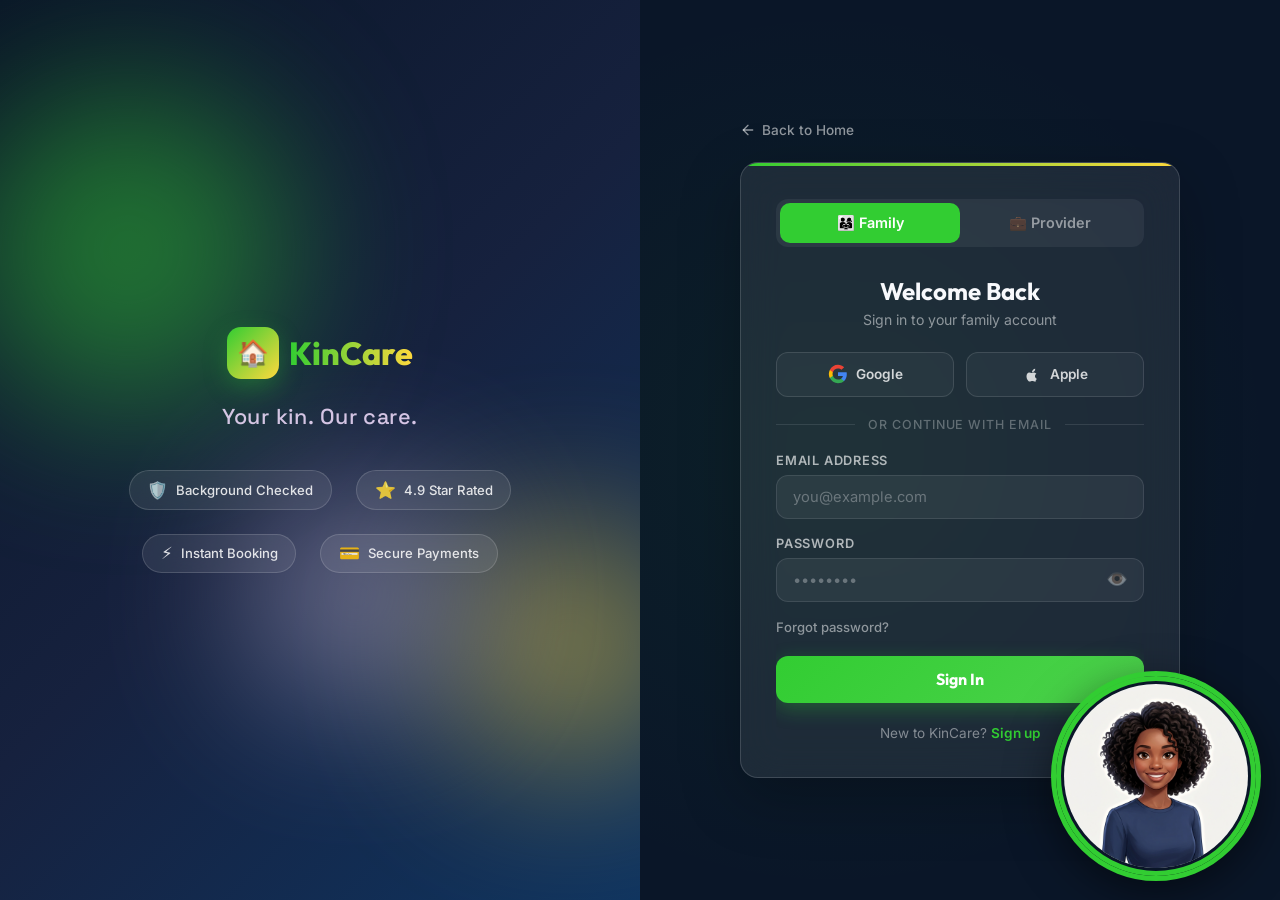
<file: login.html>
<!DOCTYPE html>
<html lang="en">
<head>
  <meta charset="UTF-8">
  <meta name="viewport" content="width=device-width, initial-scale=1.0">
  <title>Sign In — KinCare | Trusted On-Demand Caregiving</title>
  <meta name="description" content="Sign in to KinCare to book trusted babysitters, pet care, tutoring, and more. Families and providers can access their accounts securely.">
  <link rel="preconnect" href="https://fonts.googleapis.com">
  <link rel="preconnect" href="https://fonts.gstatic.com" crossorigin>
  <link href="https://fonts.googleapis.com/css2?family=Inter:wght@400;500;600&family=Outfit:wght@600;700;800&family=Space+Grotesk:wght@500;600&display=swap" rel="stylesheet">
  <style>
    /* ── Reset & Base ───────────────────────────────────── */
    *, *::before, *::after { margin: 0; padding: 0; box-sizing: border-box; }

    :root {
      --coral: #32CD32;
      --coral-glow: rgba(50, 205, 50, .35);
      --navy: #0A1628;
      --navy-light: #142236;
      --gold: #FFD93D;
      --lavender: #E8D5F5;
      --cloud: #F8F9FC;
      --provider-accent: #7C5CFC;
      --provider-glow: rgba(124, 92, 252, .35);
      --success: #2ecc71;
      --danger: #e74c3c;
      --glass-bg: rgba(255, 255, 255, .08);
      --glass-border: rgba(255, 255, 255, .15);
      --radius: 18px;
      --transition: .35s cubic-bezier(.4, 0, .2, 1);
    }

    html { font-size: 16px; scroll-behavior: smooth; }

    body {
      font-family: 'Inter', system-ui, sans-serif;
      background: var(--navy);
      color: var(--cloud);
      min-height: 100vh;
      overflow-x: hidden;
    }

    h1, h2, h3, h4 { font-family: 'Outfit', sans-serif; }
    .accent-font { font-family: 'Space Grotesk', monospace; }

    /* ── Split Layout ──────────────────────────────────── */
    .login-wrapper {
      display: flex;
      min-height: 100vh;
    }

    /* ── Left Panel (Brand Visual) ─────────────────────── */
    .brand-panel {
      flex: 1;
      background: linear-gradient(135deg, var(--navy) 0%, #16213e 50%, #0f3460 100%);
      display: flex;
      flex-direction: column;
      align-items: center;
      justify-content: center;
      position: relative;
      overflow: hidden;
      padding: 3rem 2rem;
    }

    /* Floating orbs */
    .orb {
      position: absolute;
      border-radius: 50%;
      filter: blur(80px);
      opacity: .5;
      animation: float 8s ease-in-out infinite;
      pointer-events: none;
    }
    .orb--coral {
      width: 320px; height: 320px;
      background: var(--coral);
      top: 10%; left: -5%;
      animation-delay: 0s;
    }
    .orb--gold {
      width: 240px; height: 240px;
      background: var(--gold);
      bottom: 15%; right: -8%;
      animation-delay: -3s;
    }
    .orb--lavender {
      width: 200px; height: 200px;
      background: var(--lavender);
      top: 55%; left: 40%;
      animation-delay: -5s;
    }
    .orb--provider {
      width: 260px; height: 260px;
      background: var(--provider-accent);
      top: 25%; right: 10%;
      animation-delay: -2s;
      opacity: 0;
      transition: opacity .6s ease;
    }
    .orb--provider.visible { opacity: .45; }

    @keyframes float {
      0%, 100% { transform: translateY(0) scale(1); }
      50% { transform: translateY(-30px) scale(1.05); }
    }

    .brand-content {
      position: relative;
      z-index: 2;
      text-align: center;
      max-width: 420px;
    }

    .brand-logo {
      display: inline-flex;
      align-items: center;
      gap: .6rem;
      text-decoration: none;
      margin-bottom: 1.5rem;
    }
    .brand-logo__icon {
      width: 52px; height: 52px;
      background: linear-gradient(135deg, var(--coral), var(--gold));
      border-radius: 14px;
      display: flex;
      align-items: center;
      justify-content: center;
      font-size: 1.6rem;
      box-shadow: 0 8px 24px rgba(50, 205, 50, .3);
      transition: transform var(--transition);
    }
    .brand-logo:hover .brand-logo__icon { transform: rotate(-8deg) scale(1.05); }
    .brand-logo__text {
      font-family: 'Outfit', sans-serif;
      font-weight: 800;
      font-size: 2rem;
      background: linear-gradient(90deg, var(--coral), var(--gold));
      -webkit-background-clip: text;
      -webkit-text-fill-color: transparent;
      background-clip: text;
    }

    .brand-tagline {
      font-family: 'Space Grotesk', monospace;
      font-size: 1.35rem;
      font-weight: 500;
      color: var(--lavender);
      margin-bottom: 2.5rem;
      opacity: .9;
      letter-spacing: .02em;
    }

    /* Trust badges */
    .trust-badges {
      display: flex;
      gap: 1.5rem;
      flex-wrap: wrap;
      justify-content: center;
    }
    .trust-badge {
      display: flex;
      align-items: center;
      gap: .5rem;
      background: var(--glass-bg);
      border: 1px solid var(--glass-border);
      backdrop-filter: blur(12px);
      -webkit-backdrop-filter: blur(12px);
      border-radius: 40px;
      padding: .55rem 1.1rem;
      font-size: .82rem;
      font-weight: 500;
      color: rgba(255,255,255,.85);
      transition: transform var(--transition), background var(--transition);
    }
    .trust-badge:hover { transform: translateY(-2px); background: rgba(255,255,255,.12); }
    .trust-badge__icon { font-size: 1.05rem; }

    /* ── Right Panel (Form) ────────────────────────────── */
    .form-panel {
      flex: 1;
      display: flex;
      align-items: center;
      justify-content: center;
      padding: 2rem;
      position: relative;
      background: radial-gradient(ellipse at 30% 50%, rgba(50,205,50,.06) 0%, transparent 70%);
    }

    .form-container {
      width: 100%;
      max-width: 440px;
      position: relative;
    }

    /* Back to home */
    .back-home {
      display: inline-flex;
      align-items: center;
      gap: .4rem;
      color: rgba(255,255,255,.55);
      text-decoration: none;
      font-size: .85rem;
      font-weight: 500;
      margin-bottom: 1.5rem;
      transition: color var(--transition);
    }
    .back-home:hover { color: var(--coral); }
    .back-home svg { width: 16px; height: 16px; }

    /* Glass card */
    .glass-card {
      background: var(--glass-bg);
      border: 1px solid var(--glass-border);
      backdrop-filter: blur(20px);
      -webkit-backdrop-filter: blur(20px);
      border-radius: var(--radius);
      padding: 2.2rem;
      box-shadow: 0 20px 60px rgba(0, 0, 0, .25);
      overflow: hidden;
      position: relative;
    }
    .glass-card::before {
      content: '';
      position: absolute;
      top: 0; left: 0; right: 0;
      height: 3px;
      background: linear-gradient(90deg, var(--coral), var(--gold));
      transition: background .4s ease;
    }
    .glass-card.provider-mode::before {
      background: linear-gradient(90deg, var(--provider-accent), var(--lavender));
    }

    /* ── Tabs ──────────────────────────────────────────── */
    .tabs {
      display: flex;
      background: rgba(255,255,255,.06);
      border-radius: 12px;
      padding: 4px;
      margin-bottom: 1.8rem;
      position: relative;
    }
    .tab {
      flex: 1;
      padding: .7rem 1rem;
      text-align: center;
      font-weight: 600;
      font-size: .9rem;
      cursor: pointer;
      border-radius: 10px;
      color: rgba(255,255,255,.5);
      transition: color var(--transition);
      position: relative;
      z-index: 2;
      user-select: none;
    }
    .tab.active { color: #fff; }
    .tab-indicator {
      position: absolute;
      top: 4px; bottom: 4px;
      left: 4px;
      width: calc(50% - 4px);
      background: var(--coral);
      border-radius: 10px;
      transition: transform var(--transition), background var(--transition);
      z-index: 1;
    }
    .tab-indicator.provider {
      transform: translateX(100%);
      background: var(--provider-accent);
    }

    /* ── Form Header ───────────────────────────────────── */
    .form-header {
      text-align: center;
      margin-bottom: 1.5rem;
    }
    .form-header__title {
      font-size: 1.5rem;
      font-weight: 700;
      margin-bottom: .3rem;
    }
    .form-header__sub {
      color: rgba(255,255,255,.5);
      font-size: .88rem;
    }

    /* ── Form Views Container ──────────────────────────── */
    .form-views {
      position: relative;
      overflow: hidden;
    }
    .form-view {
      transition: opacity .35s ease, transform .35s ease;
    }
    .form-view.hidden {
      display: none;
    }
    .form-view.slide-out-left {
      animation: slideOutLeft .35s ease forwards;
    }
    .form-view.slide-in-right {
      animation: slideInRight .35s ease forwards;
    }
    .form-view.slide-out-right {
      animation: slideOutRight .35s ease forwards;
    }
    .form-view.slide-in-left {
      animation: slideInLeft .35s ease forwards;
    }

    @keyframes slideOutLeft {
      to { transform: translateX(-100%); opacity: 0; }
    }
    @keyframes slideInRight {
      from { transform: translateX(100%); opacity: 0; }
      to { transform: translateX(0); opacity: 1; }
    }
    @keyframes slideOutRight {
      to { transform: translateX(100%); opacity: 0; }
    }
    @keyframes slideInLeft {
      from { transform: translateX(-100%); opacity: 0; }
      to { transform: translateX(0); opacity: 1; }
    }

    /* ── Input Group ───────────────────────────────────── */
    .input-group {
      margin-bottom: 1.1rem;
      position: relative;
    }
    .input-group label {
      display: block;
      font-size: .8rem;
      font-weight: 600;
      color: rgba(255,255,255,.65);
      margin-bottom: .4rem;
      text-transform: uppercase;
      letter-spacing: .06em;
    }
    .input-wrap {
      position: relative;
    }
    .input-wrap input,
    .input-wrap select {
      width: 100%;
      padding: .75rem 1rem;
      background: rgba(255,255,255,.06);
      border: 1.5px solid rgba(255,255,255,.1);
      border-radius: 12px;
      color: #fff;
      font-family: 'Inter', sans-serif;
      font-size: .92rem;
      outline: none;
      transition: border-color var(--transition), box-shadow var(--transition);
      -webkit-appearance: none;
      appearance: none;
    }
    .input-wrap select {
      cursor: pointer;
      background-image: url("data:image/svg+xml,%3Csvg xmlns='http://www.w3.org/2000/svg' width='12' height='12' fill='rgba(255,255,255,.5)' viewBox='0 0 16 16'%3E%3Cpath d='M8 11L3 6h10z'/%3E%3C/svg%3E");
      background-repeat: no-repeat;
      background-position: right 1rem center;
      padding-right: 2.5rem;
    }
    .input-wrap select option {
      background: var(--navy-light);
      color: #fff;
    }
    .input-wrap input::placeholder { color: rgba(255,255,255,.3); }
    .input-wrap input:focus,
    .input-wrap select:focus {
      border-color: var(--coral);
      box-shadow: 0 0 0 3px var(--coral-glow);
    }
    .provider-mode .input-wrap input:focus,
    .provider-mode .input-wrap select:focus {
      border-color: var(--provider-accent);
      box-shadow: 0 0 0 3px var(--provider-glow);
    }

    /* Password toggle */
    .pw-toggle {
      position: absolute;
      right: .8rem;
      top: 50%;
      transform: translateY(-50%);
      background: none;
      border: none;
      color: rgba(255,255,255,.4);
      cursor: pointer;
      font-size: 1.1rem;
      padding: .2rem;
      transition: color var(--transition);
    }
    .pw-toggle:hover { color: rgba(255,255,255,.75); }

    /* Error styling */
    .input-group.error .input-wrap input,
    .input-group.error .input-wrap select {
      border-color: var(--danger);
      box-shadow: 0 0 0 3px rgba(231, 76, 60, .25);
    }
    .input-group .error-msg {
      display: none;
      font-size: .75rem;
      color: var(--danger);
      margin-top: .3rem;
      padding-left: .2rem;
    }
    .input-group.error .error-msg { display: block; }

    @keyframes shake {
      0%, 100% { transform: translateX(0); }
      20%, 60% { transform: translateX(-6px); }
      40%, 80% { transform: translateX(6px); }
    }
    .shake { animation: shake .4s ease; }

    /* ── Checkbox ───────────────────────────────────────── */
    .checkbox-group {
      display: flex;
      align-items: flex-start;
      gap: .6rem;
      margin-bottom: 1.2rem;
    }
    .checkbox-group input[type="checkbox"] {
      appearance: none;
      -webkit-appearance: none;
      width: 20px; height: 20px; min-width: 20px;
      border: 1.5px solid rgba(255,255,255,.2);
      border-radius: 6px;
      background: rgba(255,255,255,.06);
      cursor: pointer;
      position: relative;
      transition: all var(--transition);
      margin-top: 2px;
    }
    .checkbox-group input[type="checkbox"]:checked {
      background: var(--coral);
      border-color: var(--coral);
    }
    .checkbox-group input[type="checkbox"]:checked::after {
      content: '✓';
      position: absolute;
      top: 50%; left: 50%;
      transform: translate(-50%, -50%);
      color: #fff;
      font-size: .7rem;
      font-weight: 700;
    }
    .checkbox-group label {
      font-size: .82rem;
      color: rgba(255,255,255,.6);
      line-height: 1.4;
      cursor: pointer;
    }
    .checkbox-group label a {
      color: var(--coral);
      text-decoration: none;
    }
    .checkbox-group label a:hover { text-decoration: underline; }

    /* ── Buttons ────────────────────────────────────────── */
    .btn-primary {
      width: 100%;
      padding: .85rem;
      border: none;
      border-radius: 12px;
      font-family: 'Outfit', sans-serif;
      font-weight: 700;
      font-size: 1rem;
      cursor: pointer;
      transition: all var(--transition);
      position: relative;
      overflow: hidden;
    }
    .btn-primary.family {
      background: linear-gradient(135deg, var(--coral), #4dd24d);
      color: #fff;
      box-shadow: 0 6px 20px rgba(50, 205, 50, .3);
    }
    .btn-primary.family:hover {
      transform: translateY(-2px);
      box-shadow: 0 10px 30px rgba(50, 205, 50, .45);
    }
    .btn-primary.provider {
      background: linear-gradient(135deg, var(--provider-accent), #9b7bff);
      color: #fff;
      box-shadow: 0 6px 20px rgba(124, 92, 252, .3);
    }
    .btn-primary.provider:hover {
      transform: translateY(-2px);
      box-shadow: 0 10px 30px rgba(124, 92, 252, .45);
    }
    .btn-primary:active { transform: translateY(0) scale(.98); }

    /* Ripple */
    .btn-primary::after {
      content: '';
      position: absolute;
      inset: 0;
      background: radial-gradient(circle at var(--x, 50%) var(--y, 50%), rgba(255,255,255,.3) 0%, transparent 60%);
      opacity: 0;
      transition: opacity .4s;
    }
    .btn-primary:hover::after { opacity: 1; }

    /* Divider */
    .divider {
      display: flex;
      align-items: center;
      gap: .8rem;
      margin: 1.3rem 0;
      color: rgba(255,255,255,.3);
      font-size: .78rem;
      font-weight: 500;
      text-transform: uppercase;
      letter-spacing: .08em;
    }
    .divider::before, .divider::after {
      content: '';
      flex: 1;
      height: 1px;
      background: rgba(255,255,255,.1);
    }

    /* Social buttons */
    .social-buttons {
      display: flex;
      gap: .75rem;
      margin-bottom: 1.3rem;
    }
    .btn-social {
      flex: 1;
      display: flex;
      align-items: center;
      justify-content: center;
      gap: .5rem;
      padding: .72rem;
      border: 1.5px solid rgba(255,255,255,.12);
      border-radius: 12px;
      background: rgba(255,255,255,.04);
      color: rgba(255,255,255,.8);
      font-family: 'Inter', sans-serif;
      font-weight: 600;
      font-size: .85rem;
      cursor: pointer;
      transition: all var(--transition);
    }
    .btn-social:hover {
      background: rgba(255,255,255,.1);
      border-color: rgba(255,255,255,.22);
      transform: translateY(-1px);
    }
    .btn-social svg { width: 20px; height: 20px; }

    /* Forgot / links */
    .form-links {
      display: flex;
      justify-content: space-between;
      align-items: center;
      margin-bottom: 1.3rem;
      flex-wrap: wrap;
      gap: .5rem;
    }
    .form-link {
      color: rgba(255,255,255,.5);
      font-size: .82rem;
      text-decoration: none;
      font-weight: 500;
      transition: color var(--transition);
      cursor: pointer;
      background: none;
      border: none;
      font-family: inherit;
    }
    .form-link:hover { color: var(--coral); }
    .provider-mode .form-link:hover { color: var(--provider-accent); }

    .form-footer {
      text-align: center;
      margin-top: 1.4rem;
      font-size: .85rem;
      color: rgba(255,255,255,.45);
    }
    .form-footer button {
      color: var(--coral);
      font-weight: 600;
      text-decoration: none;
      background: none;
      border: none;
      cursor: pointer;
      font-family: inherit;
      font-size: inherit;
      transition: color var(--transition);
    }
    .form-footer button:hover { color: var(--gold); }
    .provider-mode .form-footer button { color: var(--provider-accent); }
    .provider-mode .form-footer button:hover { color: var(--lavender); }

    /* ── Success State ─────────────────────────────────── */
    .success-view {
      text-align: center;
      padding: 2rem 1rem;
    }
    .success-view.hidden { display: none; }
    .success-checkmark {
      width: 80px; height: 80px;
      border-radius: 50%;
      background: linear-gradient(135deg, var(--success), #27ae60);
      display: flex;
      align-items: center;
      justify-content: center;
      margin: 0 auto 1.5rem;
      animation: popIn .5s cubic-bezier(.4,0,.2,1);
      box-shadow: 0 8px 30px rgba(46, 204, 113, .35);
    }
    .success-checkmark svg {
      width: 40px; height: 40px;
      stroke: #fff;
      stroke-width: 3;
      stroke-linecap: round;
      stroke-linejoin: round;
      fill: none;
    }
    .success-checkmark svg path {
      stroke-dasharray: 50;
      stroke-dashoffset: 50;
      animation: drawCheck .6s .3s ease forwards;
    }
    @keyframes popIn {
      from { transform: scale(0) rotate(-45deg); opacity: 0; }
      to { transform: scale(1) rotate(0); opacity: 1; }
    }
    @keyframes drawCheck {
      to { stroke-dashoffset: 0; }
    }
    .success-view h3 {
      font-size: 1.35rem;
      margin-bottom: .5rem;
    }
    .success-view p {
      color: rgba(255,255,255,.55);
      font-size: .9rem;
      margin-bottom: 1.5rem;
      line-height: 1.5;
    }
    .btn-back-login {
      display: inline-block;
      padding: .7rem 1.8rem;
      border: 1.5px solid rgba(255,255,255,.2);
      border-radius: 12px;
      color: rgba(255,255,255,.75);
      text-decoration: none;
      font-weight: 600;
      font-size: .88rem;
      background: none;
      cursor: pointer;
      font-family: inherit;
      transition: all var(--transition);
    }
    .btn-back-login:hover {
      background: rgba(255,255,255,.08);
      border-color: rgba(255,255,255,.35);
    }

    /* ── Loading spinner on button ──────────────────────── */
    .btn-primary .spinner {
      display: none;
      width: 20px; height: 20px;
      border: 2.5px solid rgba(255,255,255,.3);
      border-top-color: #fff;
      border-radius: 50%;
      animation: spin .6s linear infinite;
    }
    .btn-primary.loading .btn-text { display: none; }
    .btn-primary.loading .spinner { display: inline-block; }
    @keyframes spin { to { transform: rotate(360deg); } }

    /* ── Responsive ────────────────────────────────────── */
    @media (max-width: 900px) {
      .login-wrapper { flex-direction: column; }
      .brand-panel {
        padding: 2rem 1.5rem;
        min-height: auto;
      }
      .brand-tagline { font-size: 1.1rem; margin-bottom: 1.5rem; }
      .trust-badges { gap: .8rem; }
      .form-panel { padding: 1.5rem; }
    }
    @media (max-width: 480px) {
      .glass-card { padding: 1.5rem 1.2rem; }
      .social-buttons { flex-direction: column; }
      .form-header__title { font-size: 1.25rem; }
      .trust-badge { font-size: .75rem; padding: .45rem .8rem; }
      .brand-logo__text { font-size: 1.6rem; }
    }

    /* ── Mobile brand panel collapse & Landscape ────────── */
    @media (max-width: 900px) {
      .brand-panel {
        padding: 2.5rem 1.5rem 2rem;
      }
      .orb { display: none; }
    }

    @media (max-height: 550px) and (orientation: landscape) {
      .login-wrapper {
        flex-direction: row !important;
        align-items: stretch;
        max-height: 94vh;
        margin: 10px auto;
      }
      .brand-panel {
        padding: 1.2rem !important;
        justify-content: center;
      }
      .brand-tagline { font-size: 0.95rem !important; margin-bottom: 0.8rem !important; }
      .trust-badges { display: none !important; }
      .form-panel {
        padding: 1rem !important;
        overflow-y: auto;
        max-height: 90vh;
      }
      .glass-card { padding: 1.2rem !important; }
      .form-header { margin-bottom: 0.8rem !important; }
      .signup-scroll { max-height: 220px; }
    }

    /* ── Smooth scroll for views ────────────────────────── */
    .signup-scroll {
      max-height: 420px;
      overflow-y: auto;
      padding-right: 4px;
    }
    .signup-scroll::-webkit-scrollbar { width: 4px; }
    .signup-scroll::-webkit-scrollbar-track { background: transparent; }
    .signup-scroll::-webkit-scrollbar-thumb { background: rgba(255,255,255,.15); border-radius: 10px; }
  </style>
</head>
<body>

<div class="login-wrapper">
  <!-- ═══ LEFT — Brand Panel ═══ -->
  <div class="brand-panel">
    <div class="orb orb--coral"></div>
    <div class="orb orb--gold"></div>
    <div class="orb orb--lavender"></div>
    <div class="orb orb--provider" id="orbProvider"></div>

    <div class="brand-content">
      <a href="index.html" class="brand-logo" aria-label="KinCare Home">
        <span class="brand-logo__icon">🏠</span>
        <span class="brand-logo__text">KinCare</span>
      </a>
      <p class="brand-tagline">Your kin. Our care.</p>

      <div class="trust-badges">
        <div class="trust-badge">
          <span class="trust-badge__icon">🛡️</span> Background Checked
        </div>
        <div class="trust-badge">
          <span class="trust-badge__icon">⭐</span> 4.9 Star Rated
        </div>
        <div class="trust-badge">
          <span class="trust-badge__icon">⚡</span> Instant Booking
        </div>
        <div class="trust-badge">
          <span class="trust-badge__icon">💳</span> Secure Payments
        </div>
      </div>
    </div>
  </div>

  <!-- ═══ RIGHT — Form Panel ═══ -->
  <div class="form-panel">
    <div class="form-container">
      <a href="index.html" class="back-home">
        <svg viewBox="0 0 24 24" fill="none" stroke="currentColor" stroke-width="2" stroke-linecap="round" stroke-linejoin="round"><path d="M19 12H5"/><path d="M12 19l-7-7 7-7"/></svg>
        Back to Home
      </a>

      <div class="glass-card" id="glassCard">
        <!-- Tabs -->
        <div class="tabs" role="tablist">
          <div class="tab active" id="tabFamily" role="tab" aria-selected="true" tabindex="0" onclick="switchTab('family')">👨‍👩‍👧 Family</div>
          <div class="tab" id="tabProvider" role="tab" aria-selected="false" tabindex="0" onclick="switchTab('provider')">💼 Provider</div>
          <div class="tab-indicator" id="tabIndicator"></div>
        </div>

        <div class="form-views">
          <!-- ── LOGIN VIEW ────────────────────────── -->
          <div class="form-view" id="loginView">
            <div class="form-header">
              <h1 class="form-header__title" id="loginTitle">Welcome Back</h1>
              <p class="form-header__sub" id="loginSub">Sign in to your family account</p>
            </div>

            <!-- Social buttons -->
            <div class="social-buttons">
              <button class="btn-social" type="button" aria-label="Sign in with Google">
                <svg viewBox="0 0 24 24"><path d="M22.56 12.25c0-.78-.07-1.53-.2-2.25H12v4.26h5.92a5.06 5.06 0 01-2.2 3.32v2.77h3.57c2.08-1.92 3.28-4.74 3.28-8.1z" fill="#4285F4"/><path d="M12 23c2.97 0 5.46-.98 7.28-2.66l-3.57-2.77c-.98.66-2.23 1.06-3.71 1.06-2.86 0-5.29-1.93-6.16-4.53H2.18v2.84C3.99 20.53 7.7 23 12 23z" fill="#34A853"/><path d="M5.84 14.09c-.22-.66-.35-1.36-.35-2.09s.13-1.43.35-2.09V7.07H2.18C1.43 8.55 1 10.22 1 12s.43 3.45 1.18 4.93l2.85-2.22.81-.62z" fill="#FBBC05"/><path d="M12 5.38c1.62 0 3.06.56 4.21 1.64l3.15-3.15C17.45 2.09 14.97 1 12 1 7.7 1 3.99 3.47 2.18 7.07l3.66 2.84c.87-2.6 3.3-4.53 6.16-4.53z" fill="#EA4335"/></svg>
                Google
              </button>
              <button class="btn-social" type="button" aria-label="Sign in with Apple">
                <svg viewBox="0 0 24 24" fill="currentColor"><path d="M17.05 20.28c-.98.95-2.05.88-3.08.4-1.09-.5-2.08-.48-3.24 0-1.44.62-2.2.44-3.06-.4C4.24 16.7 4.89 10.34 8.7 10.1c1.2.06 2.04.7 2.75.72.98-.2 1.92-.77 2.98-.7 1.26.1 2.2.6 2.83 1.53-2.59 1.55-1.97 4.96.37 5.91-.46 1.2-.67 1.75-1.58 2.72zM12.04 10c-.14-2.22 1.66-4.14 3.83-4.3.3 2.52-2.22 4.42-3.83 4.3z"/></svg>
                Apple
              </button>
            </div>

            <div class="divider">or continue with email</div>

            <form id="loginForm" novalidate>
              <div class="input-group" id="loginEmailGroup">
                <label for="loginEmail">Email Address</label>
                <div class="input-wrap">
                  <input type="email" id="loginEmail" placeholder="you@example.com" autocomplete="email" required>
                </div>
                <span class="error-msg">Please enter a valid email address</span>
              </div>

              <div class="input-group" id="loginPasswordGroup">
                <label for="loginPassword">Password</label>
                <div class="input-wrap">
                  <input type="password" id="loginPassword" placeholder="••••••••" autocomplete="current-password" required>
                  <button type="button" class="pw-toggle" onclick="togglePassword('loginPassword', this)" aria-label="Toggle password visibility">👁️</button>
                </div>
                <span class="error-msg">Password is required</span>
              </div>

              <div class="form-links">
                <button type="button" class="form-link" onclick="alert('Password reset flow coming soon!')">Forgot password?</button>
              </div>

              <button type="submit" class="btn-primary family" id="loginBtn">
                <span class="btn-text">Sign In</span>
                <span class="spinner"></span>
              </button>
            </form>

            <div class="form-footer" id="loginFooter">
              <span id="footerText">New to KinCare?</span>
              <button id="footerAction" onclick="showSignup()">Sign up</button>
            </div>
          </div>

          <!-- ── FAMILY SIGNUP VIEW ────────────────── -->
          <div class="form-view hidden" id="familySignupView">
            <div class="form-header">
              <h2 class="form-header__title">Create Family Account</h2>
              <p class="form-header__sub">Find trusted care in your neighborhood</p>
            </div>

            <form id="familySignupForm" novalidate>
              <div class="signup-scroll">
                <div class="input-group" id="fNameGroup">
                  <label for="fName">Full Name</label>
                  <div class="input-wrap">
                    <input type="text" id="fName" placeholder="Jane Doe" autocomplete="name" required>
                  </div>
                  <span class="error-msg">Name is required</span>
                </div>

                <div class="input-group" id="fEmailGroup">
                  <label for="fEmail">Email Address</label>
                  <div class="input-wrap">
                    <input type="email" id="fEmail" placeholder="you@example.com" autocomplete="email" required>
                  </div>
                  <span class="error-msg">Please enter a valid email</span>
                </div>

                <div class="input-group" id="fPassGroup">
                  <label for="fPass">Password</label>
                  <div class="input-wrap">
                    <input type="password" id="fPass" placeholder="Min. 8 characters" autocomplete="new-password" required>
                    <button type="button" class="pw-toggle" onclick="togglePassword('fPass', this)" aria-label="Toggle password visibility">👁️</button>
                  </div>
                  <span class="error-msg">Min. 8 characters required</span>
                </div>

                <div class="input-group" id="fConfirmGroup">
                  <label for="fConfirm">Confirm Password</label>
                  <div class="input-wrap">
                    <input type="password" id="fConfirm" placeholder="Re-enter password" autocomplete="new-password" required>
                    <button type="button" class="pw-toggle" onclick="togglePassword('fConfirm', this)" aria-label="Toggle password visibility">👁️</button>
                  </div>
                  <span class="error-msg">Passwords do not match</span>
                </div>

                <div class="input-group" id="fPhoneGroup">
                  <label for="fPhone">Phone Number</label>
                  <div class="input-wrap">
                    <input type="tel" id="fPhone" placeholder="(555) 123-4567" autocomplete="tel" required>
                  </div>
                  <span class="error-msg">Phone number is required</span>
                </div>

                <div class="checkbox-group" id="fTermsGroup">
                  <input type="checkbox" id="fTerms" required>
                  <label for="fTerms">I agree to the <a href="#">Terms of Service</a> and <a href="#">Privacy Policy</a></label>
                </div>
              </div>

              <button type="submit" class="btn-primary family" id="familySignupBtn">
                <span class="btn-text">Create Account</span>
                <span class="spinner"></span>
              </button>
            </form>

            <div class="form-footer">
              Already have an account?
              <button onclick="showLogin()">Sign in</button>
            </div>
          </div>

          <!-- ── PROVIDER SIGNUP VIEW ──────────────── -->
          <div class="form-view hidden" id="providerSignupView">
            <div class="form-header">
              <h2 class="form-header__title">Apply as a Provider</h2>
              <p class="form-header__sub">Earn on your schedule, your way</p>
            </div>

            <form id="providerSignupForm" novalidate>
              <div class="signup-scroll">
                <div class="input-group" id="pNameGroup">
                  <label for="pName">Full Name</label>
                  <div class="input-wrap">
                    <input type="text" id="pName" placeholder="Jane Doe" autocomplete="name" required>
                  </div>
                  <span class="error-msg">Name is required</span>
                </div>

                <div class="input-group" id="pEmailGroup">
                  <label for="pEmail">Email Address</label>
                  <div class="input-wrap">
                    <input type="email" id="pEmail" placeholder="you@example.com" autocomplete="email" required>
                  </div>
                  <span class="error-msg">Please enter a valid email</span>
                </div>

                <div class="input-group" id="pPassGroup">
                  <label for="pPass">Password</label>
                  <div class="input-wrap">
                    <input type="password" id="pPass" placeholder="Min. 8 characters" autocomplete="new-password" required>
                    <button type="button" class="pw-toggle" onclick="togglePassword('pPass', this)" aria-label="Toggle password visibility">👁️</button>
                  </div>
                  <span class="error-msg">Min. 8 characters required</span>
                </div>

                <div class="input-group" id="pPhoneGroup">
                  <label for="pPhone">Phone Number</label>
                  <div class="input-wrap">
                    <input type="tel" id="pPhone" placeholder="(555) 123-4567" autocomplete="tel" required>
                  </div>
                  <span class="error-msg">Phone number is required</span>
                </div>

                <div class="input-group" id="pServiceGroup">
                  <label for="pService">Service Type</label>
                  <div class="input-wrap">
                    <select id="pService" required>
                      <option value="" disabled selected>Choose your specialty…</option>
                      <option value="babysitting">Babysitting</option>
                      <option value="pet-care">Pet Care</option>
                      <option value="transport">Transport</option>
                      <option value="home-help">Home Help</option>
                      <option value="senior-care">Senior Care</option>
                      <option value="tutoring">Tutoring</option>
                    </select>
                  </div>
                  <span class="error-msg">Please select a service</span>
                </div>

                <div class="input-group" id="pCityGroup">
                  <label for="pCity">City</label>
                  <div class="input-wrap">
                    <input type="text" id="pCity" placeholder="e.g. Greensboro, NC" required>
                  </div>
                  <span class="error-msg">City is required</span>
                </div>
              </div>

              <button type="submit" class="btn-primary provider" id="providerSignupBtn">
                <span class="btn-text">Apply Now</span>
                <span class="spinner"></span>
              </button>
            </form>

            <div class="form-footer">
              Already have an account?
              <button onclick="showLogin()">Sign in</button>
            </div>
          </div>

          <!-- ── SUCCESS VIEW ──────────────────────── -->
          <div class="form-view hidden" id="successView">
            <div class="success-view">
              <div class="success-checkmark">
                <svg viewBox="0 0 24 24"><path d="M5 13l4 4L19 7"/></svg>
              </div>
              <h3 id="successTitle">Check Your Email!</h3>
              <p id="successMsg">We've sent a confirmation link to your inbox. Click it to activate your account and start booking trusted care.</p>
              <button class="btn-back-login" onclick="showLogin()">Back to Sign In</button>
            </div>
          </div>
        </div><!-- /.form-views -->
      </div><!-- /.glass-card -->
    </div><!-- /.form-container -->
  </div><!-- /.form-panel -->
</div><!-- /.login-wrapper -->

<script>
  /* ═══ State ═══ */
  let currentTab = 'family';   // 'family' | 'provider'
  let currentView = 'login';   // 'login' | 'signup' | 'success'

  /* ═══ DOM refs ═══ */
  const card        = document.getElementById('glassCard');
  const tabFamily   = document.getElementById('tabFamily');
  const tabProvider = document.getElementById('tabProvider');
  const indicator   = document.getElementById('tabIndicator');
  const orbProvider = document.getElementById('orbProvider');

  const loginView          = document.getElementById('loginView');
  const familySignupView   = document.getElementById('familySignupView');
  const providerSignupView = document.getElementById('providerSignupView');
  const successView        = document.getElementById('successView');

  const loginTitle   = document.getElementById('loginTitle');
  const loginSub     = document.getElementById('loginSub');
  const loginBtn     = document.getElementById('loginBtn');
  const footerText   = document.getElementById('footerText');
  const footerAction = document.getElementById('footerAction');

  /* ═══ Tab Switch ═══ */
  function switchTab(tab) {
    currentTab = tab;

    tabFamily.classList.toggle('active', tab === 'family');
    tabProvider.classList.toggle('active', tab === 'provider');
    tabFamily.setAttribute('aria-selected', tab === 'family');
    tabProvider.setAttribute('aria-selected', tab === 'provider');
    indicator.classList.toggle('provider', tab === 'provider');
    card.classList.toggle('provider-mode', tab === 'provider');
    orbProvider.classList.toggle('visible', tab === 'provider');

    if (tab === 'family') {
      loginTitle.textContent = 'Welcome Back';
      loginSub.textContent = 'Sign in to your family account';
      loginBtn.className = 'btn-primary family';
      footerText.textContent = 'New to KinCare?';
      footerAction.textContent = 'Sign up';
      footerAction.onclick = () => showSignup();
    } else {
      loginTitle.textContent = 'Provider Portal';
      loginSub.textContent = 'Sign in to your provider dashboard';
      loginBtn.className = 'btn-primary provider';
      footerText.textContent = 'Want to join our team?';
      footerAction.textContent = 'Apply to be a Provider';
      footerAction.onclick = () => showSignup();
    }

    // If on signup view, switch the signup form accordingly
    if (currentView === 'signup') {
      showSignup();
    }
  }

  /* ═══ View Transitions ═══ */
  function hideAllViews() {
    [loginView, familySignupView, providerSignupView, successView].forEach(v => {
      v.classList.add('hidden');
      v.classList.remove('slide-in-right', 'slide-in-left', 'slide-out-left', 'slide-out-right');
    });
  }

  function transitionView(outView, inView, direction) {
    const outClass = direction === 'right' ? 'slide-out-left' : 'slide-out-right';
    const inClass  = direction === 'right' ? 'slide-in-right' : 'slide-in-left';

    outView.classList.add(outClass);

    setTimeout(() => {
      outView.classList.add('hidden');
      outView.classList.remove(outClass);

      inView.classList.remove('hidden');
      inView.classList.add(inClass);

      setTimeout(() => inView.classList.remove(inClass), 360);
    }, 340);
  }

  function showSignup() {
    const outView = currentView === 'login' ? loginView :
                    currentTab === 'family' ? familySignupView : providerSignupView;
    const inView  = currentTab === 'family' ? familySignupView : providerSignupView;

    if (outView === inView) return;

    currentView = 'signup';
    clearErrors();
    transitionView(outView, inView, 'right');
  }

  function showLogin() {
    const outView = currentView === 'signup'
      ? (currentTab === 'family' ? familySignupView : providerSignupView)
      : successView;

    currentView = 'login';
    clearErrors();
    transitionView(outView, loginView, 'left');
  }

  function showSuccess(isProvider) {
    const outView = isProvider ? providerSignupView : familySignupView;
    const title   = document.getElementById('successTitle');
    const msg     = document.getElementById('successMsg');

    if (isProvider) {
      title.textContent = 'Application Received!';
      msg.textContent = 'We\'ll review your application and get back to you within 24-48 hours. Check your email for next steps.';
    } else {
      title.textContent = 'Check Your Email!';
      msg.textContent = 'We\'ve sent a confirmation link to your inbox. Click it to activate your account and start booking trusted care.';
    }

    currentView = 'success';
    transitionView(outView, successView, 'right');
  }

  /* ═══ Password Toggle ═══ */
  function togglePassword(inputId, btn) {
    const input = document.getElementById(inputId);
    if (input.type === 'password') {
      input.type = 'text';
      btn.textContent = '🙈';
    } else {
      input.type = 'password';
      btn.textContent = '👁️';
    }
  }

  /* ═══ Validation Helpers ═══ */
  function setError(groupId, message) {
    const group = document.getElementById(groupId);
    group.classList.add('error');
    if (message) group.querySelector('.error-msg').textContent = message;
    group.classList.add('shake');
    setTimeout(() => group.classList.remove('shake'), 400);
  }

  function clearError(groupId) {
    document.getElementById(groupId).classList.remove('error');
  }

  function clearErrors() {
    document.querySelectorAll('.input-group.error').forEach(g => g.classList.remove('error', 'shake'));
  }

  function isValidEmail(email) {
    return /^[^\s@]+@[^\s@]+\.[^\s@]+$/.test(email);
  }

  /* ═══ Login Form ═══ */
  document.getElementById('loginForm').addEventListener('submit', function(e) {
    e.preventDefault();
    clearErrors();
    let valid = true;

    const email = document.getElementById('loginEmail').value.trim();
    const pass  = document.getElementById('loginPassword').value;

    if (!email || !isValidEmail(email)) { setError('loginEmailGroup'); valid = false; }
    if (!pass) { setError('loginPasswordGroup'); valid = false; }

    if (!valid) return;

    // Simulate login
    const btn = document.getElementById('loginBtn');
    btn.classList.add('loading');
    setTimeout(() => {
      btn.classList.remove('loading');
      alert('Login successful! (Demo mode — no backend connected)');
    }, 1500);
  });

  /* ═══ Family Signup ═══ */
  document.getElementById('familySignupForm').addEventListener('submit', function(e) {
    e.preventDefault();
    clearErrors();
    let valid = true;

    const name    = document.getElementById('fName').value.trim();
    const email   = document.getElementById('fEmail').value.trim();
    const pass    = document.getElementById('fPass').value;
    const confirm = document.getElementById('fConfirm').value;
    const phone   = document.getElementById('fPhone').value.trim();
    const terms   = document.getElementById('fTerms').checked;

    if (!name)                        { setError('fNameGroup'); valid = false; }
    if (!email || !isValidEmail(email)){ setError('fEmailGroup'); valid = false; }
    if (!pass || pass.length < 8)     { setError('fPassGroup'); valid = false; }
    if (confirm !== pass)             { setError('fConfirmGroup', 'Passwords do not match'); valid = false; }
    if (!phone)                       { setError('fPhoneGroup'); valid = false; }
    if (!terms) {
      const cb = document.getElementById('fTermsGroup');
      cb.querySelector('input').style.borderColor = 'var(--danger)';
      setTimeout(() => cb.querySelector('input').style.borderColor = '', 2000);
      valid = false;
    }

    if (!valid) return;

    const btn = document.getElementById('familySignupBtn');
    btn.classList.add('loading');
    setTimeout(() => {
      btn.classList.remove('loading');
      showSuccess(false);
    }, 1800);
  });

  /* ═══ Provider Signup ═══ */
  document.getElementById('providerSignupForm').addEventListener('submit', function(e) {
    e.preventDefault();
    clearErrors();
    let valid = true;

    const name    = document.getElementById('pName').value.trim();
    const email   = document.getElementById('pEmail').value.trim();
    const pass    = document.getElementById('pPass').value;
    const phone   = document.getElementById('pPhone').value.trim();
    const service = document.getElementById('pService').value;
    const city    = document.getElementById('pCity').value.trim();

    if (!name)                        { setError('pNameGroup'); valid = false; }
    if (!email || !isValidEmail(email)){ setError('pEmailGroup'); valid = false; }
    if (!pass || pass.length < 8)     { setError('pPassGroup'); valid = false; }
    if (!phone)                       { setError('pPhoneGroup'); valid = false; }
    if (!service)                     { setError('pServiceGroup'); valid = false; }
    if (!city)                        { setError('pCityGroup'); valid = false; }

    if (!valid) return;

    const btn = document.getElementById('providerSignupBtn');
    btn.classList.add('loading');
    setTimeout(() => {
      btn.classList.remove('loading');
      showSuccess(true);
    }, 1800);
  });

  /* ═══ Button Ripple Tracking ═══ */
  document.querySelectorAll('.btn-primary').forEach(btn => {
    btn.addEventListener('mousemove', (e) => {
      const rect = btn.getBoundingClientRect();
      btn.style.setProperty('--x', ((e.clientX - rect.left) / rect.width * 100) + '%');
      btn.style.setProperty('--y', ((e.clientY - rect.top) / rect.height * 100) + '%');
    });
  });

  /* ═══ Clear errors on input ═══ */
  document.querySelectorAll('.input-group input, .input-group select').forEach(input => {
    input.addEventListener('input', () => {
      const group = input.closest('.input-group');
      if (group) group.classList.remove('error');
    });
  });

  /* ═══ Keyboard support for tabs ═══ */
  [tabFamily, tabProvider].forEach(tab => {
    tab.addEventListener('keydown', (e) => {
      if (e.key === 'Enter' || e.key === ' ') {
        e.preventDefault();
        tab.click();
      }
    });
  });
</script>
  <script src="nahama-chat.js"></script>
</body>
</html>
</file>
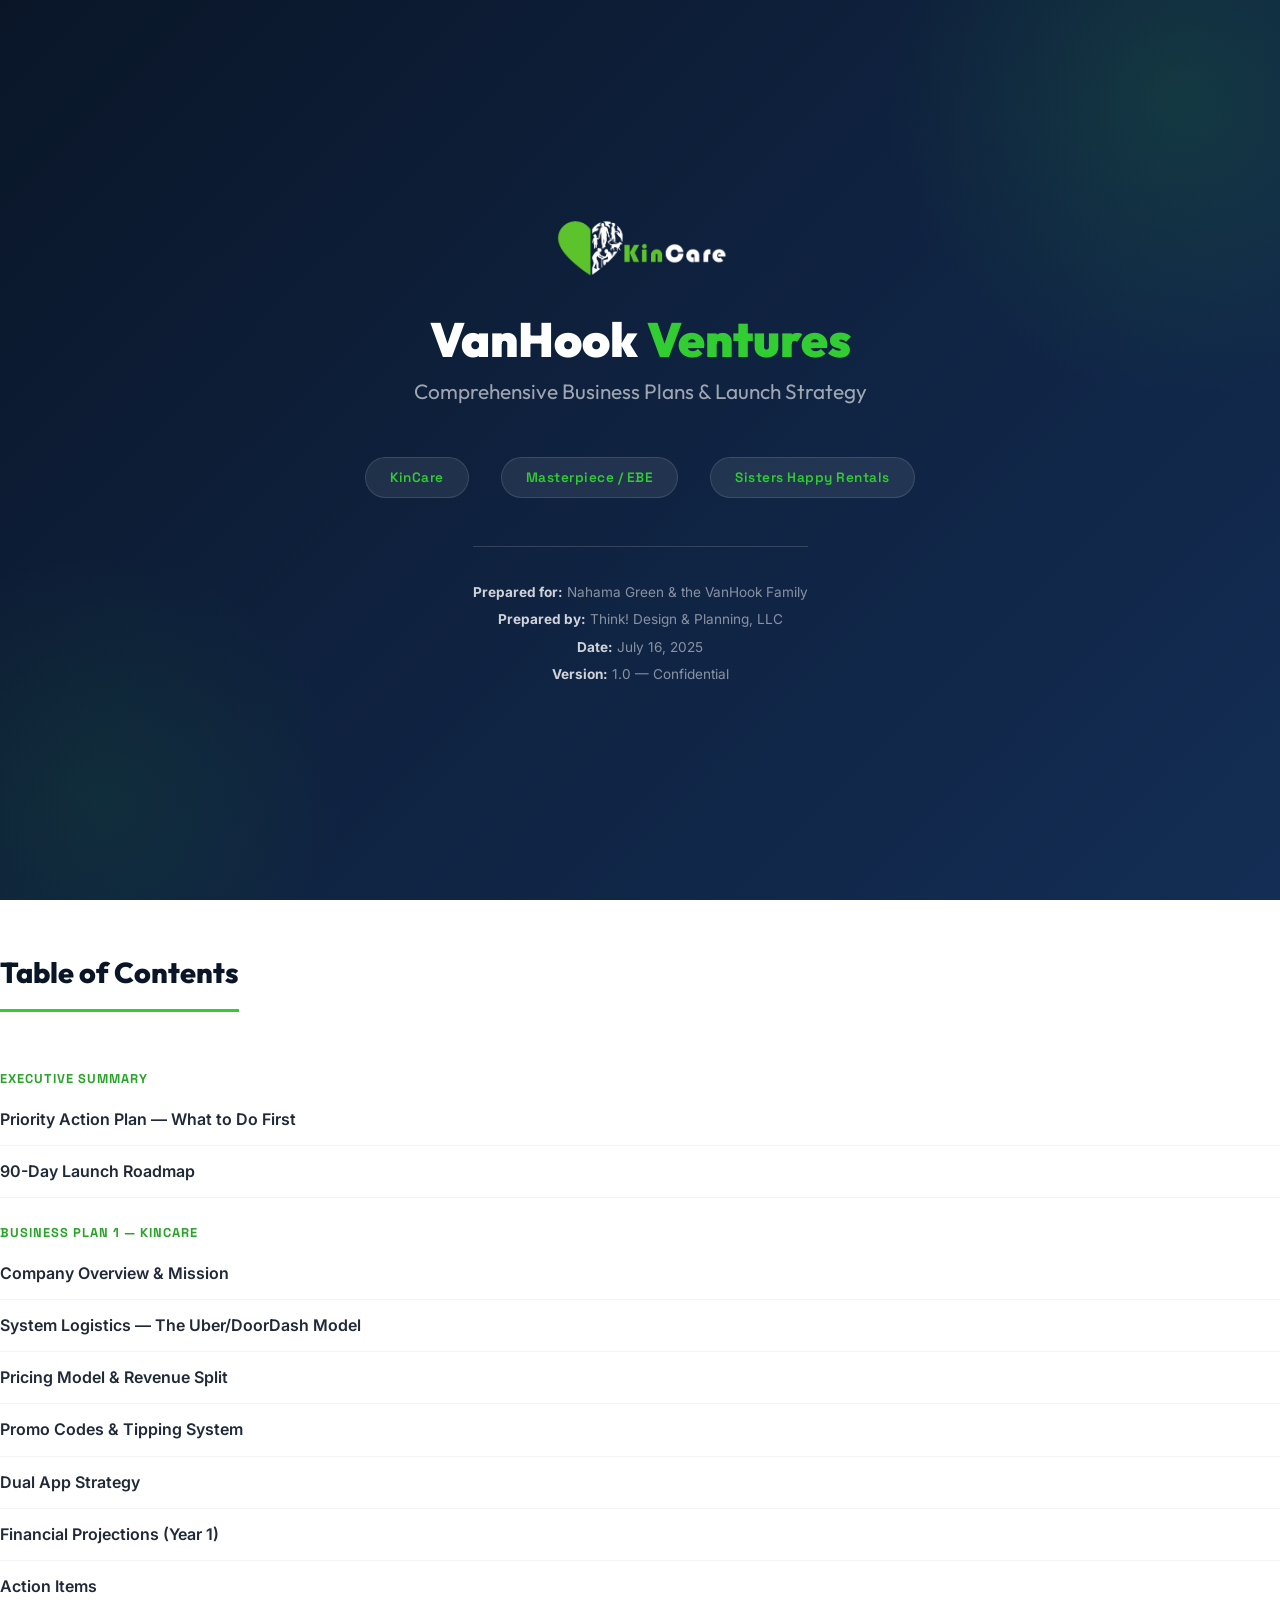
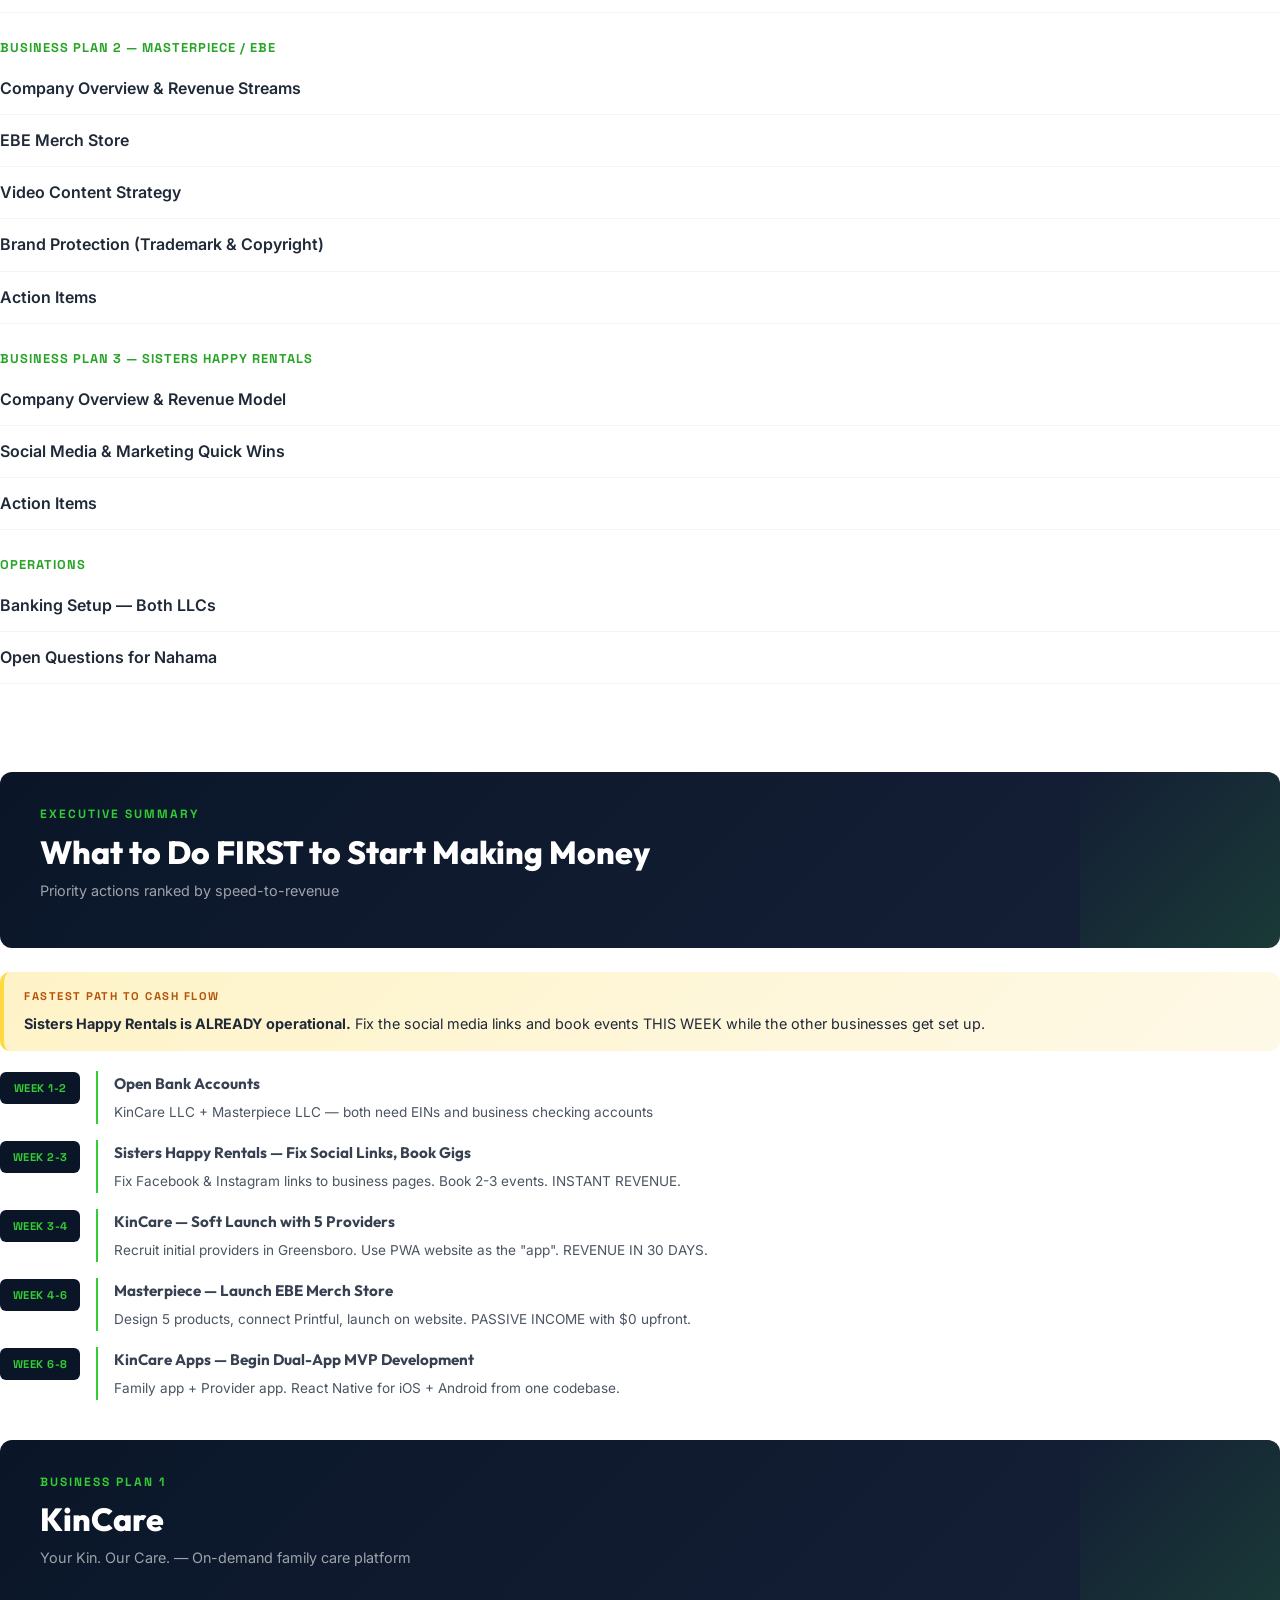
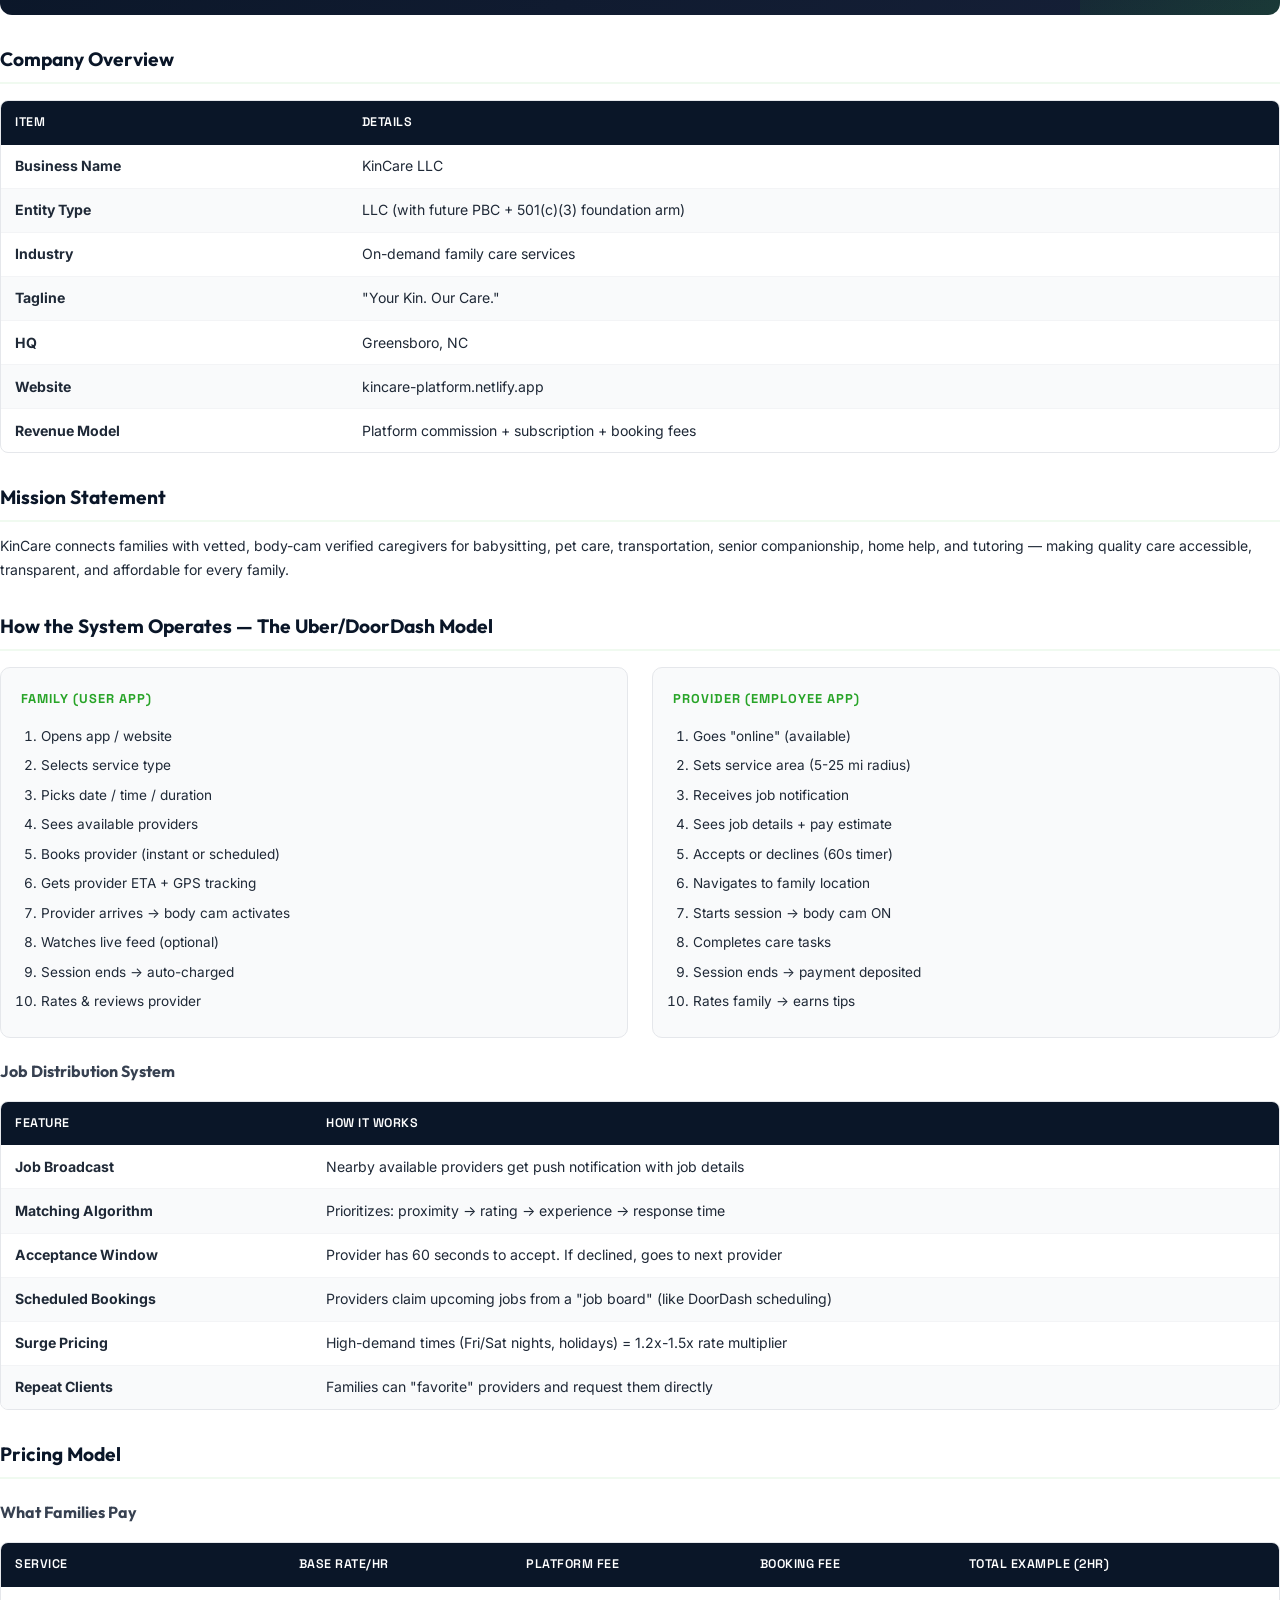
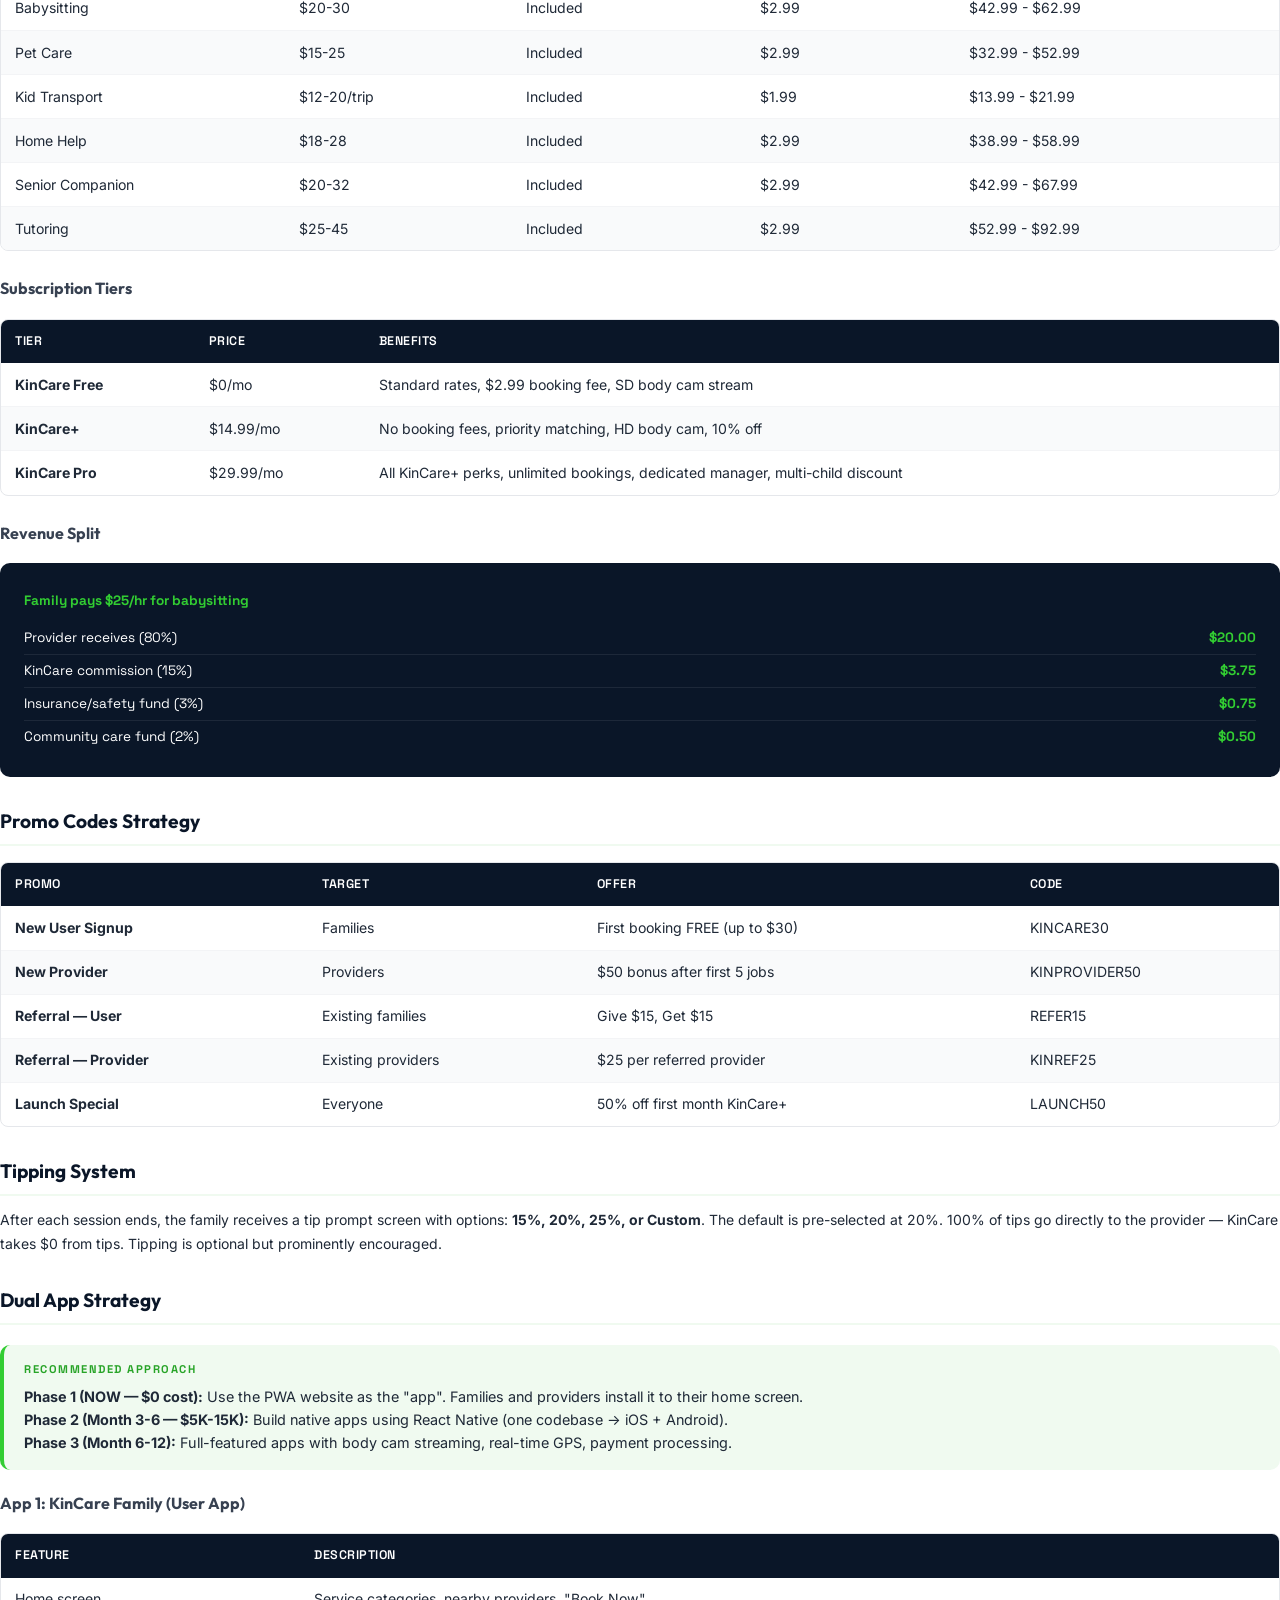
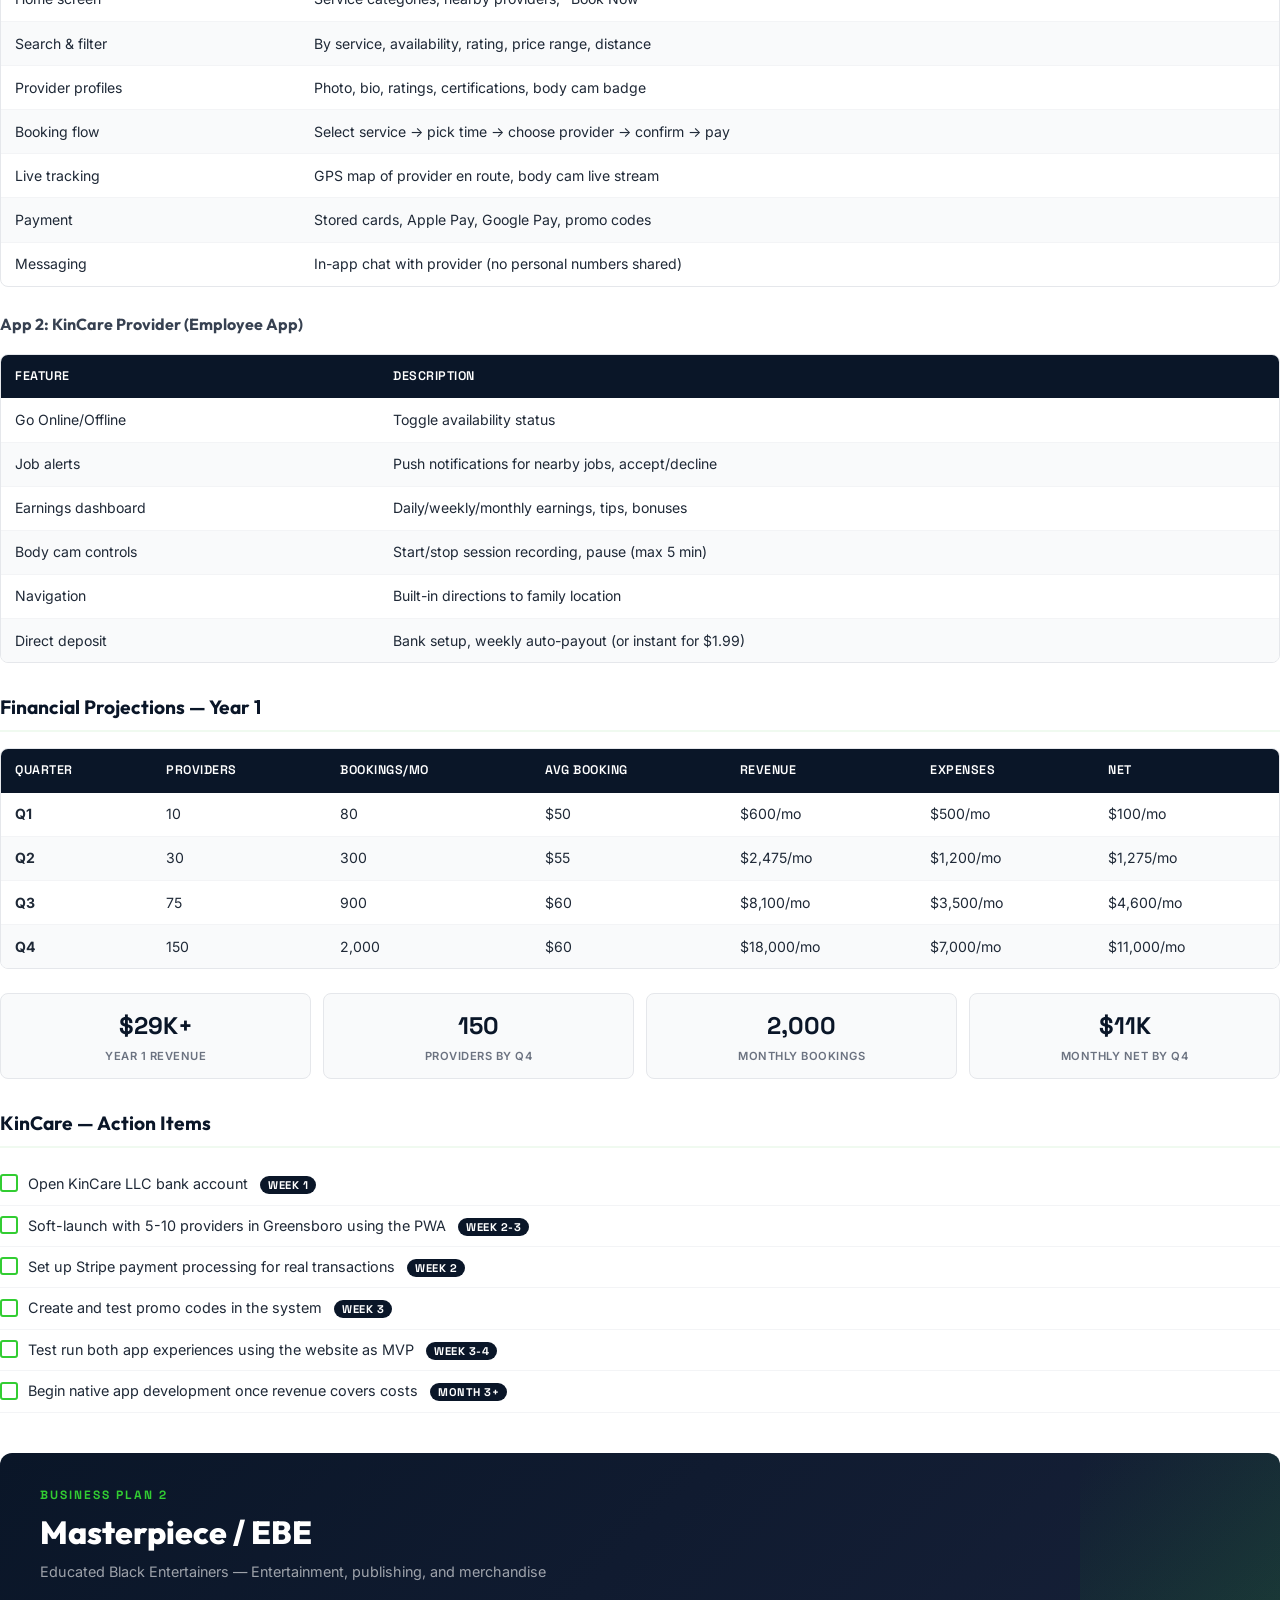
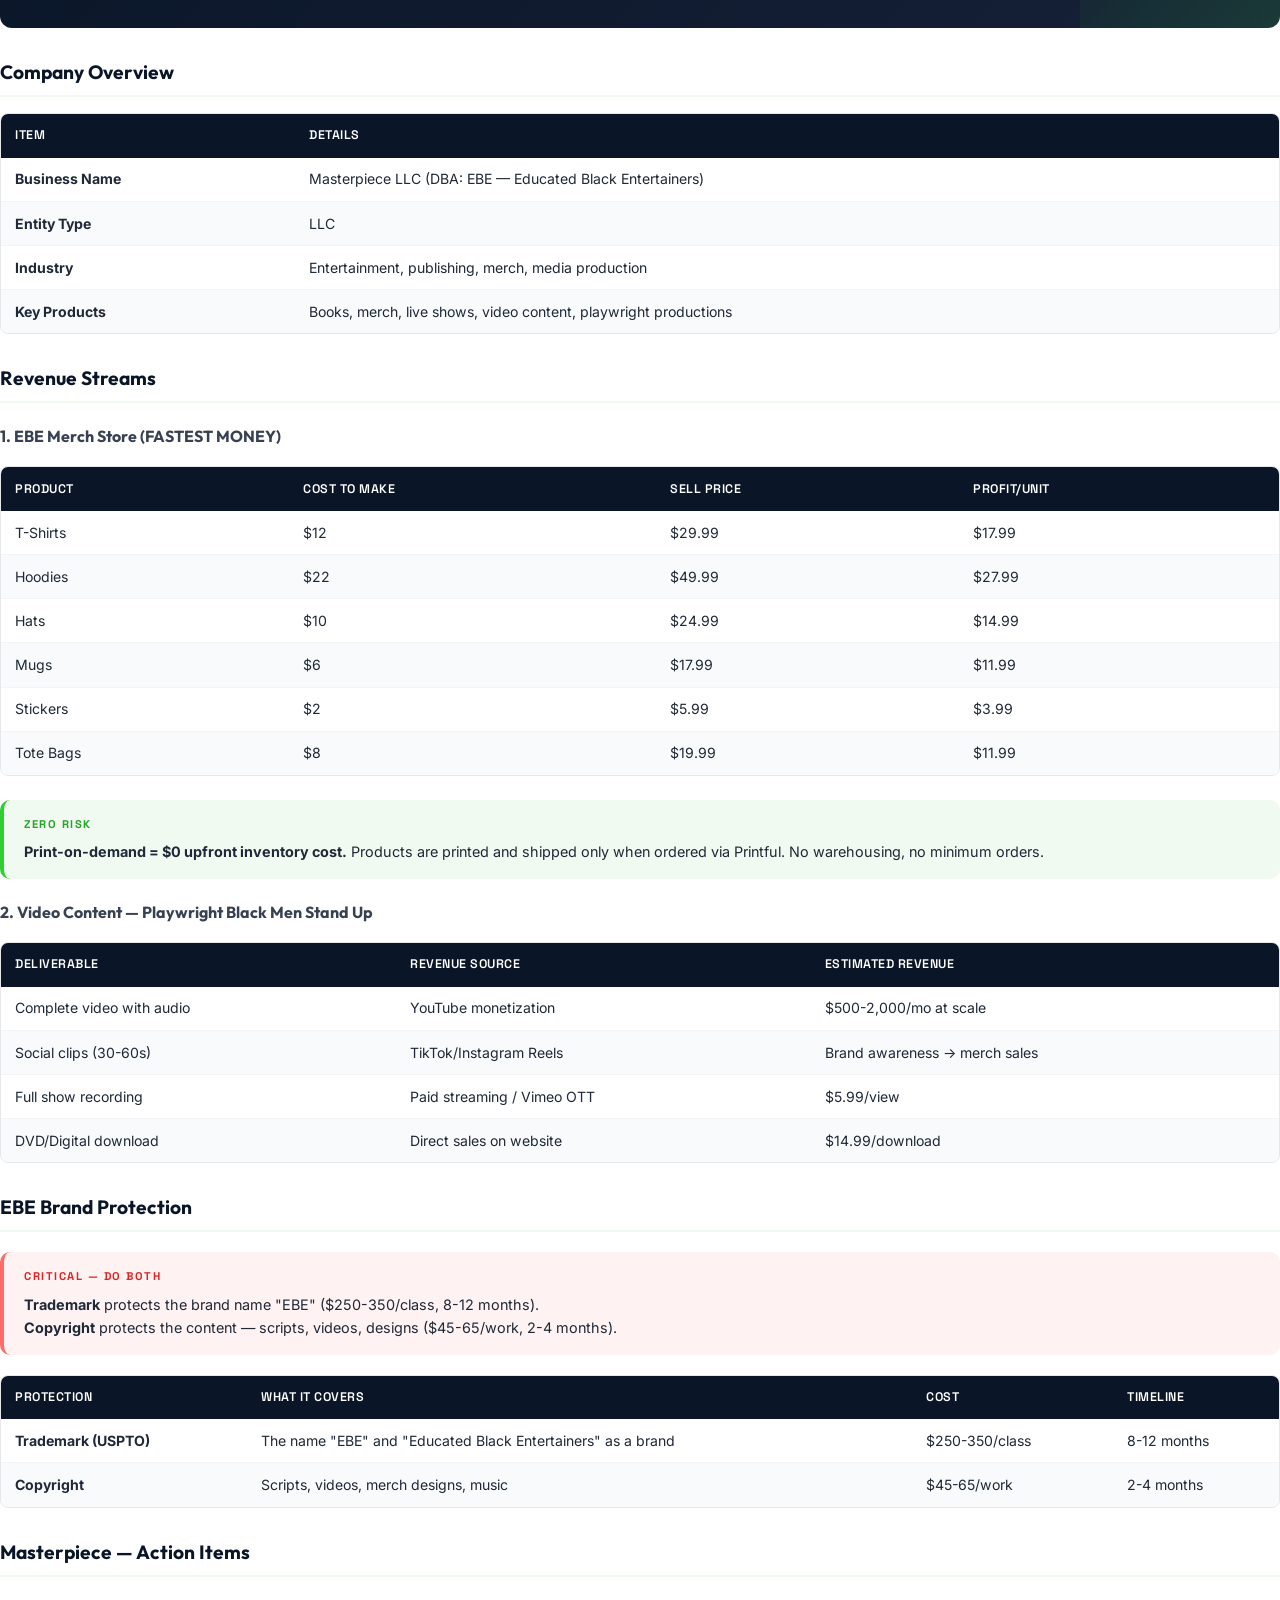
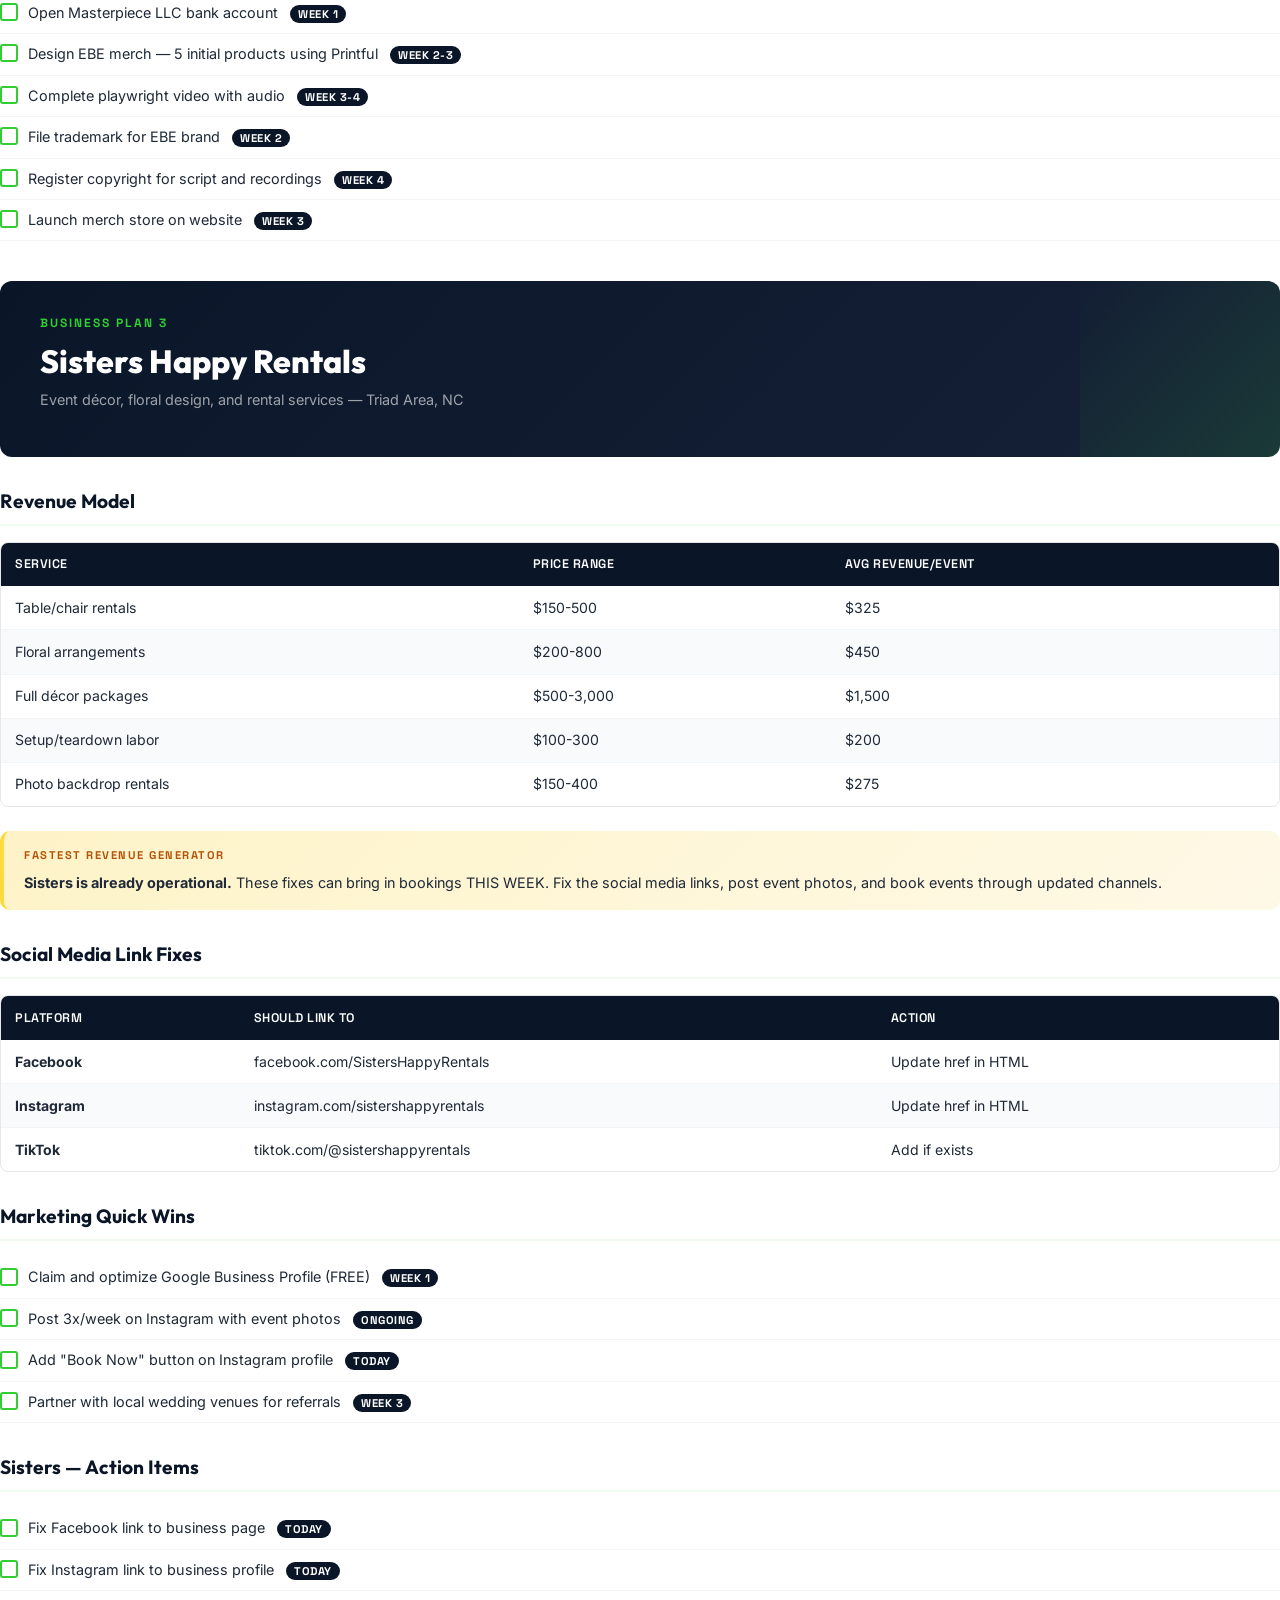
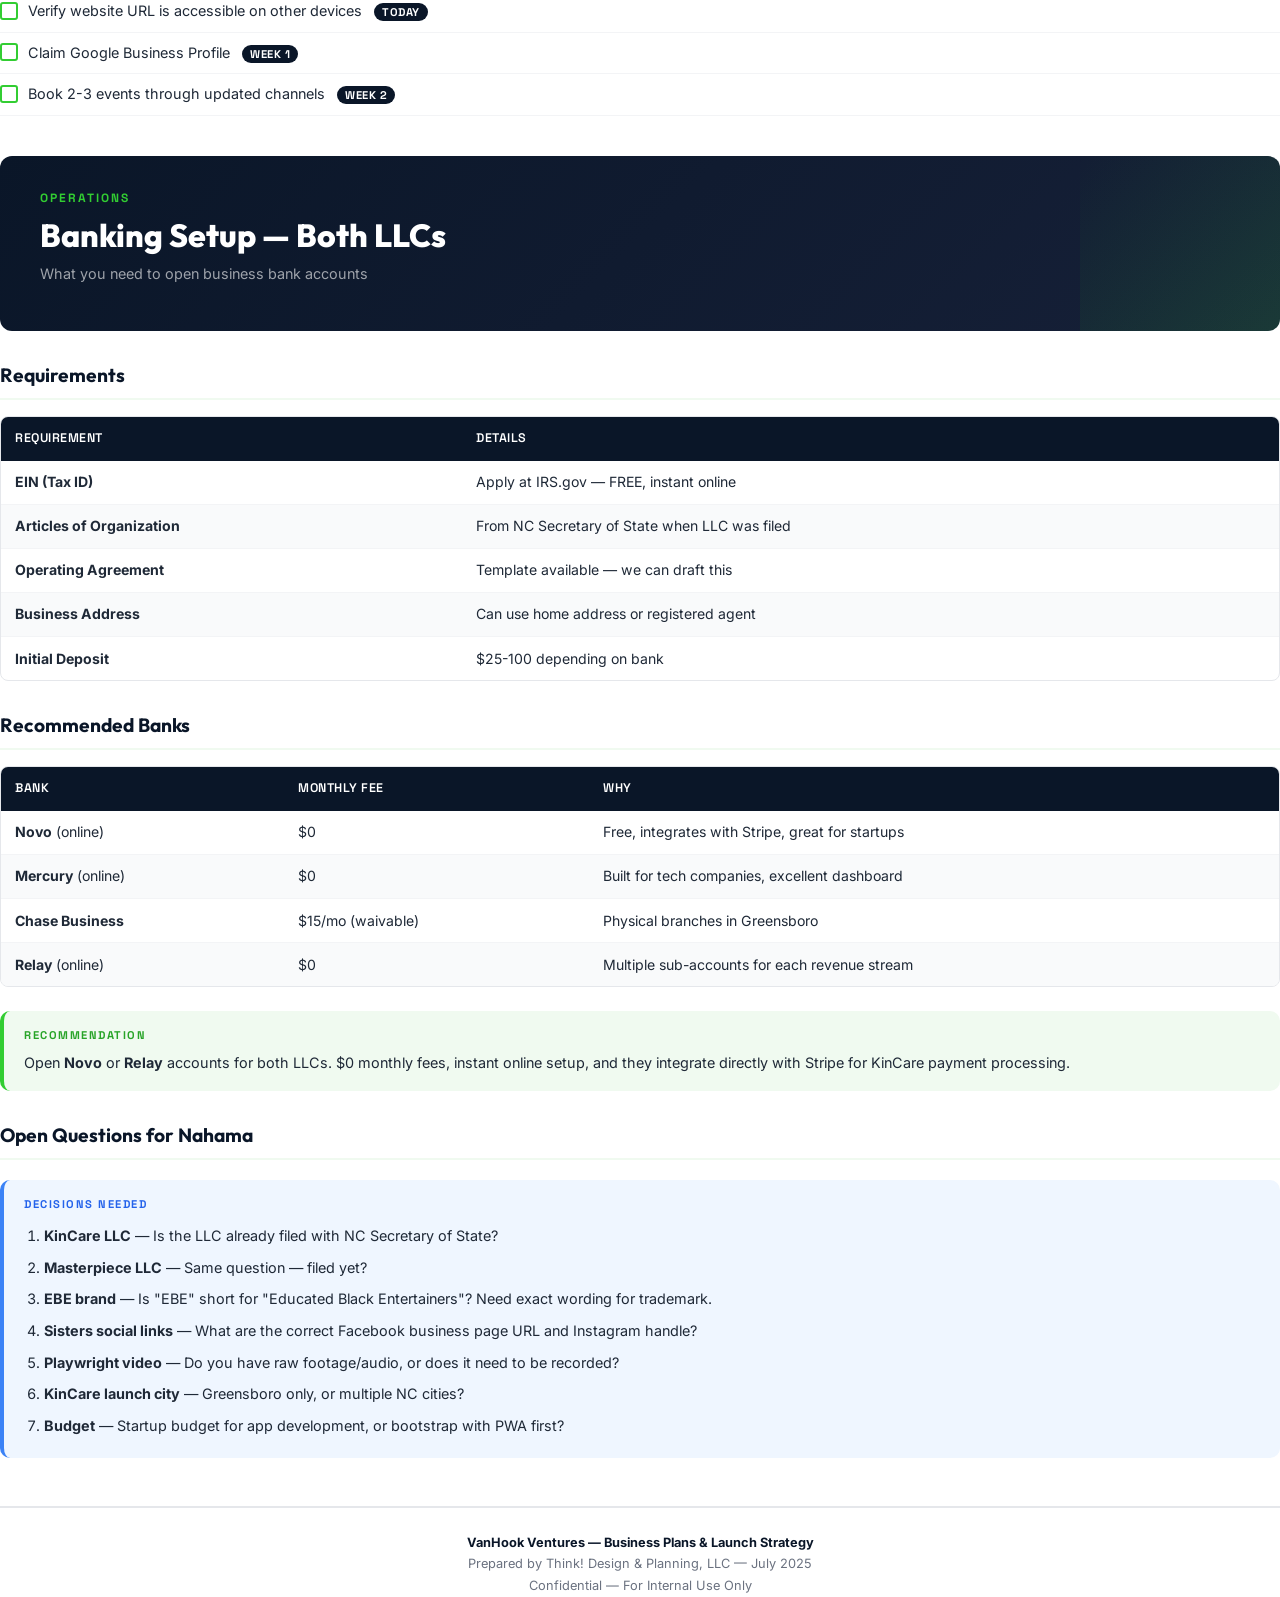
<file: VanHook-Ventures-Business-Plan.html>
<!DOCTYPE html>
<html lang="en">
<head>
  <meta charset="UTF-8">
  <meta name="viewport" content="width=device-width, initial-scale=1.0">
  <title>VanHook Ventures — Business Plans & Launch Strategy</title>
  <link href="https://fonts.googleapis.com/css2?family=Outfit:wght@400;600;700;800;900&family=Inter:wght@400;500;600;700&family=Space+Grotesk:wght@500;600;700&display=swap" rel="stylesheet">
  <style>
    :root {
      --navy: #0A1628;
      --navy-light: #162038;
      --lime: #32CD32;
      --lime-dark: #28a428;
      --lime-bg: #f0faf0;
      --gold: #FFD93D;
      --coral: #FF6B6B;
      --white: #FFFFFF;
      --cloud: #F8F9FC;
      --gray-50: #f9fafb;
      --gray-100: #f3f4f6;
      --gray-200: #e5e7eb;
      --gray-300: #d1d5db;
      --gray-500: #6b7280;
      --gray-600: #4b5563;
      --gray-700: #374151;
      --gray-800: #1f2937;
      --gray-900: #111827;
    }

    @page {
      margin: 0.6in 0.7in;
      size: letter;
    }

    * { margin: 0; padding: 0; box-sizing: border-box; }

    body {
      font-family: 'Inter', -apple-system, sans-serif;
      color: var(--gray-800);
      line-height: 1.7;
      font-size: 10.5pt;
      background: var(--white);
    }

    /* ===== COVER PAGE ===== */
    .cover {
      min-height: 100vh;
      background: linear-gradient(135deg, var(--navy) 0%, #0f2240 50%, #132d54 100%);
      display: flex;
      flex-direction: column;
      justify-content: center;
      align-items: center;
      text-align: center;
      padding: 3rem;
      position: relative;
      overflow: hidden;
      page-break-after: always;
    }

    .cover::before {
      content: '';
      position: absolute;
      top: -200px;
      right: -200px;
      width: 600px;
      height: 600px;
      background: radial-gradient(circle, rgba(50,205,50,0.12) 0%, transparent 70%);
      border-radius: 50%;
    }

    .cover::after {
      content: '';
      position: absolute;
      bottom: -150px;
      left: -150px;
      width: 500px;
      height: 500px;
      background: radial-gradient(circle, rgba(50,205,50,0.08) 0%, transparent 70%);
      border-radius: 50%;
    }

    .cover-logo {
      width: 180px;
      margin-bottom: 2rem;
      position: relative;
      z-index: 1;
    }

    .cover h1 {
      font-family: 'Outfit', sans-serif;
      font-size: 3rem;
      font-weight: 900;
      color: var(--white);
      line-height: 1.1;
      margin-bottom: 0.5rem;
      position: relative;
      z-index: 1;
    }

    .cover h1 span {
      color: var(--lime);
    }

    .cover .subtitle {
      font-family: 'Outfit', sans-serif;
      font-size: 1.3rem;
      color: rgba(255,255,255,0.6);
      font-weight: 400;
      margin-bottom: 3rem;
      position: relative;
      z-index: 1;
    }

    .cover-meta {
      position: relative;
      z-index: 1;
      border-top: 1px solid rgba(255,255,255,0.15);
      padding-top: 2rem;
      color: rgba(255,255,255,0.5);
      font-size: 0.85rem;
      line-height: 2;
    }

    .cover-meta strong {
      color: rgba(255,255,255,0.8);
    }

    .cover-brands {
      display: flex;
      gap: 2rem;
      margin-bottom: 3rem;
      position: relative;
      z-index: 1;
    }

    .cover-brand-pill {
      background: rgba(255,255,255,0.08);
      border: 1px solid rgba(255,255,255,0.12);
      border-radius: 100px;
      padding: 0.5rem 1.5rem;
      color: var(--lime);
      font-family: 'Space Grotesk', monospace;
      font-size: 0.85rem;
      font-weight: 600;
      letter-spacing: 0.5px;
    }

    /* ===== TOC ===== */
    .toc {
      page-break-after: always;
      padding: 3rem 0;
    }

    .toc h2 {
      font-family: 'Outfit', sans-serif;
      font-size: 1.8rem;
      font-weight: 800;
      color: var(--navy);
      margin-bottom: 2rem;
      padding-bottom: 0.75rem;
      border-bottom: 3px solid var(--lime);
      display: inline-block;
    }

    .toc-list {
      list-style: none;
    }

    .toc-list li {
      padding: 0.75rem 0;
      border-bottom: 1px solid var(--gray-100);
      display: flex;
      justify-content: space-between;
      align-items: baseline;
    }

    .toc-list li a {
      color: var(--gray-800);
      text-decoration: none;
      font-weight: 600;
      font-size: 1rem;
    }

    .toc-section {
      color: var(--lime-dark);
      font-family: 'Space Grotesk', monospace;
      font-weight: 700;
      font-size: 0.8rem;
      letter-spacing: 1px;
      text-transform: uppercase;
      margin-top: 1.5rem;
      margin-bottom: 0.25rem;
    }

    /* ===== SECTION HEADERS ===== */
    .section-header {
      background: linear-gradient(135deg, var(--navy) 0%, var(--navy-light) 100%);
      color: var(--white);
      padding: 2rem 2.5rem;
      border-radius: 12px;
      margin: 2.5rem 0 1.5rem;
      position: relative;
      overflow: hidden;
      page-break-before: always;
    }

    .section-header::after {
      content: '';
      position: absolute;
      top: 0;
      right: 0;
      width: 200px;
      height: 100%;
      background: linear-gradient(135deg, transparent, rgba(50,205,50,0.15));
    }

    .section-header .section-number {
      font-family: 'Space Grotesk', monospace;
      font-size: 0.75rem;
      font-weight: 700;
      letter-spacing: 2px;
      text-transform: uppercase;
      color: var(--lime);
      margin-bottom: 0.5rem;
    }

    .section-header h2 {
      font-family: 'Outfit', sans-serif;
      font-size: 2rem;
      font-weight: 800;
      line-height: 1.2;
      position: relative;
      z-index: 1;
    }

    .section-header .section-desc {
      font-size: 0.9rem;
      color: rgba(255,255,255,0.6);
      margin-top: 0.5rem;
      position: relative;
      z-index: 1;
    }

    /* ===== CONTENT STYLES ===== */
    h3 {
      font-family: 'Outfit', sans-serif;
      font-size: 1.2rem;
      font-weight: 700;
      color: var(--navy);
      margin: 1.75rem 0 0.75rem;
      padding-bottom: 0.4rem;
      border-bottom: 2px solid var(--lime-bg);
    }

    h4 {
      font-family: 'Outfit', sans-serif;
      font-size: 1rem;
      font-weight: 700;
      color: var(--gray-700);
      margin: 1.25rem 0 0.5rem;
    }

    p { margin-bottom: 0.75rem; }

    /* ===== TABLES ===== */
    table {
      width: 100%;
      border-collapse: separate;
      border-spacing: 0;
      margin: 1rem 0 1.5rem;
      font-size: 0.88rem;
      border-radius: 8px;
      overflow: hidden;
      border: 1px solid var(--gray-200);
    }

    thead th {
      background: var(--navy);
      color: var(--white);
      font-family: 'Space Grotesk', monospace;
      font-weight: 600;
      font-size: 0.78rem;
      letter-spacing: 0.5px;
      text-transform: uppercase;
      padding: 0.7rem 0.9rem;
      text-align: left;
      white-space: nowrap;
    }

    tbody td {
      padding: 0.6rem 0.9rem;
      border-bottom: 1px solid var(--gray-100);
      vertical-align: top;
    }

    tbody tr:nth-child(even) { background: var(--gray-50); }
    tbody tr:last-child td { border-bottom: none; }

    /* ===== CALLOUT BOXES ===== */
    .callout {
      border-radius: 10px;
      padding: 1rem 1.25rem;
      margin: 1.25rem 0;
      font-size: 0.9rem;
      line-height: 1.6;
    }

    .callout-priority {
      background: linear-gradient(135deg, #fef3c7, #fef9e7);
      border-left: 4px solid var(--gold);
    }

    .callout-tip {
      background: var(--lime-bg);
      border-left: 4px solid var(--lime);
    }

    .callout-warning {
      background: #fef2f2;
      border-left: 4px solid var(--coral);
    }

    .callout-info {
      background: #eff6ff;
      border-left: 4px solid #3b82f6;
    }

    .callout-label {
      font-family: 'Space Grotesk', monospace;
      font-weight: 700;
      font-size: 0.7rem;
      letter-spacing: 1.5px;
      text-transform: uppercase;
      margin-bottom: 0.4rem;
    }

    .callout-priority .callout-label { color: #b45309; }
    .callout-tip .callout-label { color: var(--lime-dark); }
    .callout-warning .callout-label { color: #dc2626; }
    .callout-info .callout-label { color: #2563eb; }

    /* ===== FLOW DIAGRAM ===== */
    .flow-box {
      background: var(--gray-50);
      border: 1px solid var(--gray-200);
      border-radius: 10px;
      padding: 1.25rem 1.5rem;
      margin: 1rem 0;
      font-family: 'Space Grotesk', monospace;
      font-size: 0.82rem;
      line-height: 1.8;
      white-space: pre-line;
    }

    .flow-columns {
      display: grid;
      grid-template-columns: 1fr 1fr;
      gap: 1.5rem;
      margin: 1rem 0;
    }

    .flow-col {
      background: var(--gray-50);
      border: 1px solid var(--gray-200);
      border-radius: 10px;
      padding: 1.25rem;
    }

    .flow-col h4 {
      font-family: 'Space Grotesk', monospace;
      font-size: 0.8rem;
      letter-spacing: 1px;
      text-transform: uppercase;
      color: var(--lime-dark);
      margin: 0 0 0.75rem;
      border: none;
    }

    .flow-col ol {
      padding-left: 1.25rem;
      font-size: 0.85rem;
    }

    .flow-col ol li {
      padding: 0.2rem 0;
    }

    /* ===== REVENUE SPLIT ===== */
    .revenue-split {
      background: var(--navy);
      color: var(--white);
      border-radius: 10px;
      padding: 1.5rem;
      margin: 1rem 0;
      font-family: 'Space Grotesk', monospace;
      font-size: 0.85rem;
      line-height: 2;
    }

    .revenue-split .split-header {
      color: var(--lime);
      font-weight: 700;
      margin-bottom: 0.5rem;
    }

    .revenue-split .split-line {
      display: flex;
      justify-content: space-between;
      padding: 0.15rem 0;
      border-bottom: 1px solid rgba(255,255,255,0.08);
    }

    .revenue-split .split-line:last-child { border: none; }
    .revenue-split .split-amount { color: var(--lime); font-weight: 700; }

    /* ===== CHECKLIST ===== */
    .checklist {
      list-style: none;
      margin: 1rem 0;
    }

    .checklist li {
      padding: 0.5rem 0 0.5rem 1.75rem;
      position: relative;
      font-size: 0.9rem;
      border-bottom: 1px solid var(--gray-100);
    }

    .checklist li::before {
      content: '';
      position: absolute;
      left: 0;
      top: 0.65rem;
      width: 14px;
      height: 14px;
      border: 2px solid var(--lime);
      border-radius: 3px;
    }

    .checklist .week-tag {
      font-family: 'Space Grotesk', monospace;
      font-size: 0.7rem;
      font-weight: 700;
      color: var(--white);
      background: var(--navy);
      padding: 2px 8px;
      border-radius: 100px;
      margin-left: 0.5rem;
      letter-spacing: 0.5px;
    }

    /* ===== ROADMAP ===== */
    .roadmap-phase {
      display: flex;
      gap: 1rem;
      margin: 1rem 0;
      align-items: flex-start;
    }

    .roadmap-marker {
      min-width: 80px;
      background: var(--navy);
      color: var(--lime);
      font-family: 'Space Grotesk', monospace;
      font-size: 0.7rem;
      font-weight: 700;
      padding: 0.4rem 0.6rem;
      border-radius: 6px;
      text-align: center;
      letter-spacing: 0.5px;
      margin-top: 0.1rem;
    }

    .roadmap-content {
      flex: 1;
      border-left: 2px solid var(--lime);
      padding-left: 1rem;
    }

    .roadmap-content h4 {
      margin: 0 0 0.25rem;
      font-size: 0.95rem;
      border: none;
    }

    .roadmap-content p {
      font-size: 0.85rem;
      color: var(--gray-600);
      margin: 0;
    }

    /* ===== KPI CARDS ===== */
    .kpi-row {
      display: grid;
      grid-template-columns: repeat(4, 1fr);
      gap: 0.75rem;
      margin: 1rem 0;
    }

    .kpi-card {
      background: var(--gray-50);
      border: 1px solid var(--gray-200);
      border-radius: 8px;
      padding: 0.75rem;
      text-align: center;
    }

    .kpi-card .kpi-value {
      font-family: 'Space Grotesk', monospace;
      font-size: 1.5rem;
      font-weight: 700;
      color: var(--navy);
    }

    .kpi-card .kpi-label {
      font-size: 0.7rem;
      color: var(--gray-500);
      text-transform: uppercase;
      letter-spacing: 0.5px;
      font-weight: 600;
    }

    /* ===== FOOTER ===== */
    .doc-footer {
      margin-top: 3rem;
      padding-top: 1.5rem;
      border-top: 2px solid var(--gray-200);
      text-align: center;
      color: var(--gray-500);
      font-size: 0.8rem;
    }

    .doc-footer strong { color: var(--navy); }

    /* ===== PRINT ===== */
    @media print {
      body { font-size: 9.5pt; }
      .cover { min-height: 100vh; }
      .section-header { break-before: page; }
      .no-break { break-inside: avoid; }
      table { break-inside: avoid; }
      .callout { break-inside: avoid; }
    }
  </style>
</head>
<body>

  <!-- ===== COVER PAGE ===== -->
  <div class="cover">
    <img src="crisp line logo.png" alt="KinCare" class="cover-logo">
    <h1>VanHook <span>Ventures</span></h1>
    <p class="subtitle">Comprehensive Business Plans & Launch Strategy</p>
    <div class="cover-brands">
      <span class="cover-brand-pill">KinCare</span>
      <span class="cover-brand-pill">Masterpiece / EBE</span>
      <span class="cover-brand-pill">Sisters Happy Rentals</span>
    </div>
    <div class="cover-meta">
      <strong>Prepared for:</strong> Nahama Green & the VanHook Family<br>
      <strong>Prepared by:</strong> Think! Design & Planning, LLC<br>
      <strong>Date:</strong> July 16, 2025<br>
      <strong>Version:</strong> 1.0 — Confidential
    </div>
  </div>

  <!-- ===== TABLE OF CONTENTS ===== -->
  <div class="toc">
    <h2>Table of Contents</h2>
    <p class="toc-section">Executive Summary</p>
    <ul class="toc-list">
      <li><a>Priority Action Plan — What to Do First</a></li>
      <li><a>90-Day Launch Roadmap</a></li>
    </ul>
    <p class="toc-section">Business Plan 1 — KinCare</p>
    <ul class="toc-list">
      <li><a>Company Overview & Mission</a></li>
      <li><a>System Logistics — The Uber/DoorDash Model</a></li>
      <li><a>Pricing Model & Revenue Split</a></li>
      <li><a>Promo Codes & Tipping System</a></li>
      <li><a>Dual App Strategy</a></li>
      <li><a>Financial Projections (Year 1)</a></li>
      <li><a>Action Items</a></li>
    </ul>
    <p class="toc-section">Business Plan 2 — Masterpiece / EBE</p>
    <ul class="toc-list">
      <li><a>Company Overview & Revenue Streams</a></li>
      <li><a>EBE Merch Store</a></li>
      <li><a>Video Content Strategy</a></li>
      <li><a>Brand Protection (Trademark & Copyright)</a></li>
      <li><a>Action Items</a></li>
    </ul>
    <p class="toc-section">Business Plan 3 — Sisters Happy Rentals</p>
    <ul class="toc-list">
      <li><a>Company Overview & Revenue Model</a></li>
      <li><a>Social Media & Marketing Quick Wins</a></li>
      <li><a>Action Items</a></li>
    </ul>
    <p class="toc-section">Operations</p>
    <ul class="toc-list">
      <li><a>Banking Setup — Both LLCs</a></li>
      <li><a>Open Questions for Nahama</a></li>
    </ul>
  </div>

  <!-- ===== EXECUTIVE PRIORITY ===== -->
  <div class="section-header">
    <div class="section-number">Executive Summary</div>
    <h2>What to Do FIRST to Start Making Money</h2>
    <p class="section-desc">Priority actions ranked by speed-to-revenue</p>
  </div>

  <div class="callout callout-priority">
    <div class="callout-label">Fastest Path to Cash Flow</div>
    <strong>Sisters Happy Rentals is ALREADY operational.</strong> Fix the social media links and book events THIS WEEK while the other businesses get set up.
  </div>

  <div class="roadmap-phase">
    <div class="roadmap-marker">WEEK 1-2</div>
    <div class="roadmap-content">
      <h4>Open Bank Accounts</h4>
      <p>KinCare LLC + Masterpiece LLC — both need EINs and business checking accounts</p>
    </div>
  </div>
  <div class="roadmap-phase">
    <div class="roadmap-marker">WEEK 2-3</div>
    <div class="roadmap-content">
      <h4>Sisters Happy Rentals — Fix Social Links, Book Gigs</h4>
      <p>Fix Facebook & Instagram links to business pages. Book 2-3 events. INSTANT REVENUE.</p>
    </div>
  </div>
  <div class="roadmap-phase">
    <div class="roadmap-marker">WEEK 3-4</div>
    <div class="roadmap-content">
      <h4>KinCare — Soft Launch with 5 Providers</h4>
      <p>Recruit initial providers in Greensboro. Use PWA website as the "app". REVENUE IN 30 DAYS.</p>
    </div>
  </div>
  <div class="roadmap-phase">
    <div class="roadmap-marker">WEEK 4-6</div>
    <div class="roadmap-content">
      <h4>Masterpiece — Launch EBE Merch Store</h4>
      <p>Design 5 products, connect Printful, launch on website. PASSIVE INCOME with $0 upfront.</p>
    </div>
  </div>
  <div class="roadmap-phase">
    <div class="roadmap-marker">WEEK 6-8</div>
    <div class="roadmap-content">
      <h4>KinCare Apps — Begin Dual-App MVP Development</h4>
      <p>Family app + Provider app. React Native for iOS + Android from one codebase.</p>
    </div>
  </div>

  <!-- ===== KINCARE ===== -->
  <div class="section-header">
    <div class="section-number">Business Plan 1</div>
    <h2>KinCare</h2>
    <p class="section-desc">Your Kin. Our Care. — On-demand family care platform</p>
  </div>

  <h3>Company Overview</h3>
  <table>
    <thead><tr><th>Item</th><th>Details</th></tr></thead>
    <tbody>
      <tr><td><strong>Business Name</strong></td><td>KinCare LLC</td></tr>
      <tr><td><strong>Entity Type</strong></td><td>LLC (with future PBC + 501(c)(3) foundation arm)</td></tr>
      <tr><td><strong>Industry</strong></td><td>On-demand family care services</td></tr>
      <tr><td><strong>Tagline</strong></td><td>"Your Kin. Our Care."</td></tr>
      <tr><td><strong>HQ</strong></td><td>Greensboro, NC</td></tr>
      <tr><td><strong>Website</strong></td><td>kincare-platform.netlify.app</td></tr>
      <tr><td><strong>Revenue Model</strong></td><td>Platform commission + subscription + booking fees</td></tr>
    </tbody>
  </table>

  <h3>Mission Statement</h3>
  <p>KinCare connects families with vetted, body-cam verified caregivers for babysitting, pet care, transportation, senior companionship, home help, and tutoring — making quality care accessible, transparent, and affordable for every family.</p>

  <h3>How the System Operates — The Uber/DoorDash Model</h3>

  <div class="flow-columns">
    <div class="flow-col">
      <h4>Family (User App)</h4>
      <ol>
        <li>Opens app / website</li>
        <li>Selects service type</li>
        <li>Picks date / time / duration</li>
        <li>Sees available providers</li>
        <li>Books provider (instant or scheduled)</li>
        <li>Gets provider ETA + GPS tracking</li>
        <li>Provider arrives → body cam activates</li>
        <li>Watches live feed (optional)</li>
        <li>Session ends → auto-charged</li>
        <li>Rates & reviews provider</li>
      </ol>
    </div>
    <div class="flow-col">
      <h4>Provider (Employee App)</h4>
      <ol>
        <li>Goes "online" (available)</li>
        <li>Sets service area (5-25 mi radius)</li>
        <li>Receives job notification</li>
        <li>Sees job details + pay estimate</li>
        <li>Accepts or declines (60s timer)</li>
        <li>Navigates to family location</li>
        <li>Starts session → body cam ON</li>
        <li>Completes care tasks</li>
        <li>Session ends → payment deposited</li>
        <li>Rates family → earns tips</li>
      </ol>
    </div>
  </div>

  <h4>Job Distribution System</h4>
  <table>
    <thead><tr><th>Feature</th><th>How It Works</th></tr></thead>
    <tbody>
      <tr><td><strong>Job Broadcast</strong></td><td>Nearby available providers get push notification with job details</td></tr>
      <tr><td><strong>Matching Algorithm</strong></td><td>Prioritizes: proximity → rating → experience → response time</td></tr>
      <tr><td><strong>Acceptance Window</strong></td><td>Provider has 60 seconds to accept. If declined, goes to next provider</td></tr>
      <tr><td><strong>Scheduled Bookings</strong></td><td>Providers claim upcoming jobs from a "job board" (like DoorDash scheduling)</td></tr>
      <tr><td><strong>Surge Pricing</strong></td><td>High-demand times (Fri/Sat nights, holidays) = 1.2x-1.5x rate multiplier</td></tr>
      <tr><td><strong>Repeat Clients</strong></td><td>Families can "favorite" providers and request them directly</td></tr>
    </tbody>
  </table>

  <h3>Pricing Model</h3>
  <h4>What Families Pay</h4>
  <table>
    <thead><tr><th>Service</th><th>Base Rate/hr</th><th>Platform Fee</th><th>Booking Fee</th><th>Total Example (2hr)</th></tr></thead>
    <tbody>
      <tr><td>Babysitting</td><td>$20-30</td><td>Included</td><td>$2.99</td><td>$42.99 - $62.99</td></tr>
      <tr><td>Pet Care</td><td>$15-25</td><td>Included</td><td>$2.99</td><td>$32.99 - $52.99</td></tr>
      <tr><td>Kid Transport</td><td>$12-20/trip</td><td>Included</td><td>$1.99</td><td>$13.99 - $21.99</td></tr>
      <tr><td>Home Help</td><td>$18-28</td><td>Included</td><td>$2.99</td><td>$38.99 - $58.99</td></tr>
      <tr><td>Senior Companion</td><td>$20-32</td><td>Included</td><td>$2.99</td><td>$42.99 - $67.99</td></tr>
      <tr><td>Tutoring</td><td>$25-45</td><td>Included</td><td>$2.99</td><td>$52.99 - $92.99</td></tr>
    </tbody>
  </table>

  <h4>Subscription Tiers</h4>
  <table>
    <thead><tr><th>Tier</th><th>Price</th><th>Benefits</th></tr></thead>
    <tbody>
      <tr><td><strong>KinCare Free</strong></td><td>$0/mo</td><td>Standard rates, $2.99 booking fee, SD body cam stream</td></tr>
      <tr><td><strong>KinCare+</strong></td><td>$14.99/mo</td><td>No booking fees, priority matching, HD body cam, 10% off</td></tr>
      <tr><td><strong>KinCare Pro</strong></td><td>$29.99/mo</td><td>All KinCare+ perks, unlimited bookings, dedicated manager, multi-child discount</td></tr>
    </tbody>
  </table>

  <h4>Revenue Split</h4>
  <div class="revenue-split">
    <div class="split-header">Family pays $25/hr for babysitting</div>
    <div class="split-line"><span>Provider receives (80%)</span><span class="split-amount">$20.00</span></div>
    <div class="split-line"><span>KinCare commission (15%)</span><span class="split-amount">$3.75</span></div>
    <div class="split-line"><span>Insurance/safety fund (3%)</span><span class="split-amount">$0.75</span></div>
    <div class="split-line"><span>Community care fund (2%)</span><span class="split-amount">$0.50</span></div>
  </div>

  <h3>Promo Codes Strategy</h3>
  <table>
    <thead><tr><th>Promo</th><th>Target</th><th>Offer</th><th>Code</th></tr></thead>
    <tbody>
      <tr><td><strong>New User Signup</strong></td><td>Families</td><td>First booking FREE (up to $30)</td><td>KINCARE30</td></tr>
      <tr><td><strong>New Provider</strong></td><td>Providers</td><td>$50 bonus after first 5 jobs</td><td>KINPROVIDER50</td></tr>
      <tr><td><strong>Referral — User</strong></td><td>Existing families</td><td>Give $15, Get $15</td><td>REFER15</td></tr>
      <tr><td><strong>Referral — Provider</strong></td><td>Existing providers</td><td>$25 per referred provider</td><td>KINREF25</td></tr>
      <tr><td><strong>Launch Special</strong></td><td>Everyone</td><td>50% off first month KinCare+</td><td>LAUNCH50</td></tr>
    </tbody>
  </table>

  <h3>Tipping System</h3>
  <p>After each session ends, the family receives a tip prompt screen with options: <strong>15%, 20%, 25%, or Custom</strong>. The default is pre-selected at 20%. 100% of tips go directly to the provider — KinCare takes $0 from tips. Tipping is optional but prominently encouraged.</p>

  <h3>Dual App Strategy</h3>

  <div class="callout callout-tip">
    <div class="callout-label">Recommended Approach</div>
    <strong>Phase 1 (NOW — $0 cost):</strong> Use the PWA website as the "app". Families and providers install it to their home screen.<br>
    <strong>Phase 2 (Month 3-6 — $5K-15K):</strong> Build native apps using React Native (one codebase → iOS + Android).<br>
    <strong>Phase 3 (Month 6-12):</strong> Full-featured apps with body cam streaming, real-time GPS, payment processing.
  </div>

  <h4>App 1: KinCare Family (User App)</h4>
  <table>
    <thead><tr><th>Feature</th><th>Description</th></tr></thead>
    <tbody>
      <tr><td>Home screen</td><td>Service categories, nearby providers, "Book Now"</td></tr>
      <tr><td>Search & filter</td><td>By service, availability, rating, price range, distance</td></tr>
      <tr><td>Provider profiles</td><td>Photo, bio, ratings, certifications, body cam badge</td></tr>
      <tr><td>Booking flow</td><td>Select service → pick time → choose provider → confirm → pay</td></tr>
      <tr><td>Live tracking</td><td>GPS map of provider en route, body cam live stream</td></tr>
      <tr><td>Payment</td><td>Stored cards, Apple Pay, Google Pay, promo codes</td></tr>
      <tr><td>Messaging</td><td>In-app chat with provider (no personal numbers shared)</td></tr>
    </tbody>
  </table>

  <h4>App 2: KinCare Provider (Employee App)</h4>
  <table>
    <thead><tr><th>Feature</th><th>Description</th></tr></thead>
    <tbody>
      <tr><td>Go Online/Offline</td><td>Toggle availability status</td></tr>
      <tr><td>Job alerts</td><td>Push notifications for nearby jobs, accept/decline</td></tr>
      <tr><td>Earnings dashboard</td><td>Daily/weekly/monthly earnings, tips, bonuses</td></tr>
      <tr><td>Body cam controls</td><td>Start/stop session recording, pause (max 5 min)</td></tr>
      <tr><td>Navigation</td><td>Built-in directions to family location</td></tr>
      <tr><td>Direct deposit</td><td>Bank setup, weekly auto-payout (or instant for $1.99)</td></tr>
    </tbody>
  </table>

  <h3>Financial Projections — Year 1</h3>
  <table>
    <thead><tr><th>Quarter</th><th>Providers</th><th>Bookings/mo</th><th>Avg Booking</th><th>Revenue</th><th>Expenses</th><th>Net</th></tr></thead>
    <tbody>
      <tr><td><strong>Q1</strong></td><td>10</td><td>80</td><td>$50</td><td>$600/mo</td><td>$500/mo</td><td>$100/mo</td></tr>
      <tr><td><strong>Q2</strong></td><td>30</td><td>300</td><td>$55</td><td>$2,475/mo</td><td>$1,200/mo</td><td>$1,275/mo</td></tr>
      <tr><td><strong>Q3</strong></td><td>75</td><td>900</td><td>$60</td><td>$8,100/mo</td><td>$3,500/mo</td><td>$4,600/mo</td></tr>
      <tr><td><strong>Q4</strong></td><td>150</td><td>2,000</td><td>$60</td><td>$18,000/mo</td><td>$7,000/mo</td><td>$11,000/mo</td></tr>
    </tbody>
  </table>

  <div class="kpi-row">
    <div class="kpi-card"><div class="kpi-value">$29K+</div><div class="kpi-label">Year 1 Revenue</div></div>
    <div class="kpi-card"><div class="kpi-value">150</div><div class="kpi-label">Providers by Q4</div></div>
    <div class="kpi-card"><div class="kpi-value">2,000</div><div class="kpi-label">Monthly Bookings</div></div>
    <div class="kpi-card"><div class="kpi-value">$11K</div><div class="kpi-label">Monthly Net by Q4</div></div>
  </div>

  <h3>KinCare — Action Items</h3>
  <ul class="checklist">
    <li>Open KinCare LLC bank account <span class="week-tag">WEEK 1</span></li>
    <li>Soft-launch with 5-10 providers in Greensboro using the PWA <span class="week-tag">WEEK 2-3</span></li>
    <li>Set up Stripe payment processing for real transactions <span class="week-tag">WEEK 2</span></li>
    <li>Create and test promo codes in the system <span class="week-tag">WEEK 3</span></li>
    <li>Test run both app experiences using the website as MVP <span class="week-tag">WEEK 3-4</span></li>
    <li>Begin native app development once revenue covers costs <span class="week-tag">MONTH 3+</span></li>
  </ul>

  <!-- ===== MASTERPIECE / EBE ===== -->
  <div class="section-header">
    <div class="section-number">Business Plan 2</div>
    <h2>Masterpiece / EBE</h2>
    <p class="section-desc">Educated Black Entertainers — Entertainment, publishing, and merchandise</p>
  </div>

  <h3>Company Overview</h3>
  <table>
    <thead><tr><th>Item</th><th>Details</th></tr></thead>
    <tbody>
      <tr><td><strong>Business Name</strong></td><td>Masterpiece LLC (DBA: EBE — Educated Black Entertainers)</td></tr>
      <tr><td><strong>Entity Type</strong></td><td>LLC</td></tr>
      <tr><td><strong>Industry</strong></td><td>Entertainment, publishing, merch, media production</td></tr>
      <tr><td><strong>Key Products</strong></td><td>Books, merch, live shows, video content, playwright productions</td></tr>
    </tbody>
  </table>

  <h3>Revenue Streams</h3>

  <h4>1. EBE Merch Store (FASTEST MONEY)</h4>
  <table>
    <thead><tr><th>Product</th><th>Cost to Make</th><th>Sell Price</th><th>Profit/Unit</th></tr></thead>
    <tbody>
      <tr><td>T-Shirts</td><td>$12</td><td>$29.99</td><td>$17.99</td></tr>
      <tr><td>Hoodies</td><td>$22</td><td>$49.99</td><td>$27.99</td></tr>
      <tr><td>Hats</td><td>$10</td><td>$24.99</td><td>$14.99</td></tr>
      <tr><td>Mugs</td><td>$6</td><td>$17.99</td><td>$11.99</td></tr>
      <tr><td>Stickers</td><td>$2</td><td>$5.99</td><td>$3.99</td></tr>
      <tr><td>Tote Bags</td><td>$8</td><td>$19.99</td><td>$11.99</td></tr>
    </tbody>
  </table>

  <div class="callout callout-tip">
    <div class="callout-label">Zero Risk</div>
    <strong>Print-on-demand = $0 upfront inventory cost.</strong> Products are printed and shipped only when ordered via Printful. No warehousing, no minimum orders.
  </div>

  <h4>2. Video Content — Playwright Black Men Stand Up</h4>
  <table>
    <thead><tr><th>Deliverable</th><th>Revenue Source</th><th>Estimated Revenue</th></tr></thead>
    <tbody>
      <tr><td>Complete video with audio</td><td>YouTube monetization</td><td>$500-2,000/mo at scale</td></tr>
      <tr><td>Social clips (30-60s)</td><td>TikTok/Instagram Reels</td><td>Brand awareness → merch sales</td></tr>
      <tr><td>Full show recording</td><td>Paid streaming / Vimeo OTT</td><td>$5.99/view</td></tr>
      <tr><td>DVD/Digital download</td><td>Direct sales on website</td><td>$14.99/download</td></tr>
    </tbody>
  </table>

  <h3>EBE Brand Protection</h3>

  <div class="callout callout-warning">
    <div class="callout-label">Critical — Do Both</div>
    <strong>Trademark</strong> protects the brand name "EBE" ($250-350/class, 8-12 months).<br>
    <strong>Copyright</strong> protects the content — scripts, videos, designs ($45-65/work, 2-4 months).
  </div>

  <table>
    <thead><tr><th>Protection</th><th>What It Covers</th><th>Cost</th><th>Timeline</th></tr></thead>
    <tbody>
      <tr><td><strong>Trademark (USPTO)</strong></td><td>The name "EBE" and "Educated Black Entertainers" as a brand</td><td>$250-350/class</td><td>8-12 months</td></tr>
      <tr><td><strong>Copyright</strong></td><td>Scripts, videos, merch designs, music</td><td>$45-65/work</td><td>2-4 months</td></tr>
    </tbody>
  </table>

  <h3>Masterpiece — Action Items</h3>
  <ul class="checklist">
    <li>Open Masterpiece LLC bank account <span class="week-tag">WEEK 1</span></li>
    <li>Design EBE merch — 5 initial products using Printful <span class="week-tag">WEEK 2-3</span></li>
    <li>Complete playwright video with audio <span class="week-tag">WEEK 3-4</span></li>
    <li>File trademark for EBE brand <span class="week-tag">WEEK 2</span></li>
    <li>Register copyright for script and recordings <span class="week-tag">WEEK 4</span></li>
    <li>Launch merch store on website <span class="week-tag">WEEK 3</span></li>
  </ul>

  <!-- ===== SISTERS HAPPY RENTALS ===== -->
  <div class="section-header">
    <div class="section-number">Business Plan 3</div>
    <h2>Sisters Happy Rentals</h2>
    <p class="section-desc">Event décor, floral design, and rental services — Triad Area, NC</p>
  </div>

  <h3>Revenue Model</h3>
  <table>
    <thead><tr><th>Service</th><th>Price Range</th><th>Avg Revenue/Event</th></tr></thead>
    <tbody>
      <tr><td>Table/chair rentals</td><td>$150-500</td><td>$325</td></tr>
      <tr><td>Floral arrangements</td><td>$200-800</td><td>$450</td></tr>
      <tr><td>Full décor packages</td><td>$500-3,000</td><td>$1,500</td></tr>
      <tr><td>Setup/teardown labor</td><td>$100-300</td><td>$200</td></tr>
      <tr><td>Photo backdrop rentals</td><td>$150-400</td><td>$275</td></tr>
    </tbody>
  </table>

  <div class="callout callout-priority">
    <div class="callout-label">Fastest Revenue Generator</div>
    <strong>Sisters is already operational.</strong> These fixes can bring in bookings THIS WEEK. Fix the social media links, post event photos, and book events through updated channels.
  </div>

  <h3>Social Media Link Fixes</h3>
  <table>
    <thead><tr><th>Platform</th><th>Should Link To</th><th>Action</th></tr></thead>
    <tbody>
      <tr><td><strong>Facebook</strong></td><td>facebook.com/SistersHappyRentals</td><td>Update href in HTML</td></tr>
      <tr><td><strong>Instagram</strong></td><td>instagram.com/sistershappyrentals</td><td>Update href in HTML</td></tr>
      <tr><td><strong>TikTok</strong></td><td>tiktok.com/@sistershappyrentals</td><td>Add if exists</td></tr>
    </tbody>
  </table>

  <h3>Marketing Quick Wins</h3>
  <ul class="checklist">
    <li>Claim and optimize Google Business Profile (FREE) <span class="week-tag">WEEK 1</span></li>
    <li>Post 3x/week on Instagram with event photos <span class="week-tag">ONGOING</span></li>
    <li>Add "Book Now" button on Instagram profile <span class="week-tag">TODAY</span></li>
    <li>Partner with local wedding venues for referrals <span class="week-tag">WEEK 3</span></li>
  </ul>

  <h3>Sisters — Action Items</h3>
  <ul class="checklist">
    <li>Fix Facebook link to business page <span class="week-tag">TODAY</span></li>
    <li>Fix Instagram link to business profile <span class="week-tag">TODAY</span></li>
    <li>Verify website URL is accessible on other devices <span class="week-tag">TODAY</span></li>
    <li>Claim Google Business Profile <span class="week-tag">WEEK 1</span></li>
    <li>Book 2-3 events through updated channels <span class="week-tag">WEEK 2</span></li>
  </ul>

  <!-- ===== BANKING ===== -->
  <div class="section-header">
    <div class="section-number">Operations</div>
    <h2>Banking Setup — Both LLCs</h2>
    <p class="section-desc">What you need to open business bank accounts</p>
  </div>

  <h3>Requirements</h3>
  <table>
    <thead><tr><th>Requirement</th><th>Details</th></tr></thead>
    <tbody>
      <tr><td><strong>EIN (Tax ID)</strong></td><td>Apply at IRS.gov — FREE, instant online</td></tr>
      <tr><td><strong>Articles of Organization</strong></td><td>From NC Secretary of State when LLC was filed</td></tr>
      <tr><td><strong>Operating Agreement</strong></td><td>Template available — we can draft this</td></tr>
      <tr><td><strong>Business Address</strong></td><td>Can use home address or registered agent</td></tr>
      <tr><td><strong>Initial Deposit</strong></td><td>$25-100 depending on bank</td></tr>
    </tbody>
  </table>

  <h3>Recommended Banks</h3>
  <table>
    <thead><tr><th>Bank</th><th>Monthly Fee</th><th>Why</th></tr></thead>
    <tbody>
      <tr><td><strong>Novo</strong> (online)</td><td>$0</td><td>Free, integrates with Stripe, great for startups</td></tr>
      <tr><td><strong>Mercury</strong> (online)</td><td>$0</td><td>Built for tech companies, excellent dashboard</td></tr>
      <tr><td><strong>Chase Business</strong></td><td>$15/mo (waivable)</td><td>Physical branches in Greensboro</td></tr>
      <tr><td><strong>Relay</strong> (online)</td><td>$0</td><td>Multiple sub-accounts for each revenue stream</td></tr>
    </tbody>
  </table>

  <div class="callout callout-tip">
    <div class="callout-label">Recommendation</div>
    Open <strong>Novo</strong> or <strong>Relay</strong> accounts for both LLCs. $0 monthly fees, instant online setup, and they integrate directly with Stripe for KinCare payment processing.
  </div>

  <!-- ===== OPEN QUESTIONS ===== -->
  <h3>Open Questions for Nahama</h3>
  <div class="callout callout-info">
    <div class="callout-label">Decisions Needed</div>
    <ol style="padding-left: 1.25rem; line-height: 2.2;">
      <li><strong>KinCare LLC</strong> — Is the LLC already filed with NC Secretary of State?</li>
      <li><strong>Masterpiece LLC</strong> — Same question — filed yet?</li>
      <li><strong>EBE brand</strong> — Is "EBE" short for "Educated Black Entertainers"? Need exact wording for trademark.</li>
      <li><strong>Sisters social links</strong> — What are the correct Facebook business page URL and Instagram handle?</li>
      <li><strong>Playwright video</strong> — Do you have raw footage/audio, or does it need to be recorded?</li>
      <li><strong>KinCare launch city</strong> — Greensboro only, or multiple NC cities?</li>
      <li><strong>Budget</strong> — Startup budget for app development, or bootstrap with PWA first?</li>
    </ol>
  </div>

  <!-- ===== FOOTER ===== -->
  <div class="doc-footer">
    <strong>VanHook Ventures — Business Plans & Launch Strategy</strong><br>
    Prepared by Think! Design & Planning, LLC — July 2025<br>
    Confidential — For Internal Use Only
  </div>

</body>
</html>
</file>
<file: index.css>
/* ========================================
   KinCare — Design System & Landing Page
   "Your kin. Our care."
   ======================================== */

/* ---------- Google Fonts ---------- */
@import url('https://fonts.googleapis.com/css2?family=Outfit:wght@300;400;500;600;700;800;900&family=Inter:wght@300;400;500;600;700&family=Space+Grotesk:wght@400;500;600;700&display=swap');

/* ---------- Design Tokens ---------- */
:root {
  /* Primary Palette */
  --coral:        #32CD32;
  --coral-light:  #45E045;
  --coral-dark:   #28A428;
  --navy:         #0A1628;
  --navy-light:   #142236;
  --gold:         #FFD93D;
  --gold-dark:    #E6C235;
  --lavender:     #D5F5E3;
  --lavender-dark:#B8E8D0;

  /* Neutrals */
  --white:        #FFFFFF;
  --cloud:        #F8F9FC;
  --mist:         #EEF0F5;
  --slate:        #6B7280;
  --charcoal:     #2D3436;
  --black:        #0D0D1A;

  /* Semantic */
  --success:      #10B981;
  --warning:      #F59E0B;
  --danger:       #EF4444;

  /* Surfaces */
  --bg-primary:   var(--cloud);
  --bg-card:      var(--white);
  --bg-glass:     rgba(255, 255, 255, 0.65);
  --text-primary: var(--charcoal);
  --text-secondary: var(--slate);
  --text-heading: var(--navy);

  /* Typography */
  --font-heading: 'Outfit', sans-serif;
  --font-body:    'Inter', sans-serif;
  --font-accent:  'Space Grotesk', sans-serif;

  /* Spacing */
  --space-xs:  0.25rem;
  --space-sm:  0.5rem;
  --space-md:  1rem;
  --space-lg:  1.5rem;
  --space-xl:  2rem;
  --space-2xl: 3rem;
  --space-3xl: 4rem;
  --space-4xl: 6rem;

  /* Radii */
  --radius-sm:   8px;
  --radius-md:   12px;
  --radius-lg:   20px;
  --radius-xl:   28px;
  --radius-full: 9999px;

  /* Shadows */
  --shadow-sm:   0 2px 8px rgba(26, 26, 46, 0.06);
  --shadow-md:   0 4px 20px rgba(26, 26, 46, 0.08);
  --shadow-lg:   0 8px 40px rgba(26, 26, 46, 0.12);
  --shadow-xl:   0 16px 64px rgba(26, 26, 46, 0.16);
  --shadow-glow: 0 0 30px rgba(50, 205, 50, 0.3);

  /* Transitions */
  --ease-out:    cubic-bezier(0.16, 1, 0.3, 1);
  --ease-spring: cubic-bezier(0.34, 1.56, 0.64, 1);
  --duration:    0.3s;
  --duration-lg: 0.6s;
}

/* ---------- Dark Mode ---------- */
[data-theme="dark"] {
  --bg-primary:    var(--black);
  --bg-card:       var(--navy);
  --bg-glass:      rgba(26, 26, 46, 0.75);
  --text-primary:  #E5E7EB;
  --text-secondary:#9CA3AF;
  --text-heading:  var(--white);
  --cloud:         #111122;
  --mist:          #1A1A2E;
  --shadow-sm:     0 2px 8px rgba(0, 0, 0, 0.2);
  --shadow-md:     0 4px 20px rgba(0, 0, 0, 0.3);
  --shadow-lg:     0 8px 40px rgba(0, 0, 0, 0.4);
}

/* ---------- Reset ---------- */
*, *::before, *::after {
  margin: 0;
  padding: 0;
  box-sizing: border-box;
}

html {
  scroll-behavior: smooth;
  font-size: 16px;
}

body {
  font-family: var(--font-body);
  color: var(--text-primary);
  background: var(--bg-primary);
  line-height: 1.7;
  overflow-x: hidden;
  -webkit-font-smoothing: antialiased;
}

h1, h2, h3, h4, h5, h6 {
  font-family: var(--font-heading);
  color: var(--text-heading);
  line-height: 1.2;
  font-weight: 700;
}

a {
  text-decoration: none;
  color: inherit;
  transition: color var(--duration) var(--ease-out);
}

img {
  max-width: 100%;
  height: auto;
  display: block;
}

ul { list-style: none; }

/* ---------- Utility Classes ---------- */
.container {
  max-width: 1200px;
  margin: 0 auto;
  padding: 0 var(--space-xl);
}

.section-padding {
  padding: var(--space-4xl) 0;
}

.text-center { text-align: center; }

.section-label {
  font-family: var(--font-accent);
  font-size: 0.8rem;
  font-weight: 600;
  letter-spacing: 3px;
  text-transform: uppercase;
  color: var(--coral);
  margin-bottom: var(--space-md);
  display: inline-block;
}

.section-title {
  font-size: clamp(2rem, 4vw, 3rem);
  margin-bottom: var(--space-lg);
}

.section-subtitle {
  font-size: 1.15rem;
  color: var(--text-secondary);
  max-width: 600px;
  margin: 0 auto var(--space-3xl);
  line-height: 1.8;
}

.gradient-text {
  background: linear-gradient(135deg, #32CD32, #45E045, #90EE90);
  -webkit-background-clip: text;
  -webkit-text-fill-color: transparent;
  background-clip: text;
  filter: drop-shadow(0 0 20px rgba(50, 205, 50, 0.4));
}

/* ---------- Buttons ---------- */
.btn {
  display: inline-flex;
  align-items: center;
  gap: var(--space-sm);
  padding: 14px 32px;
  border-radius: var(--radius-full);
  font-family: var(--font-heading);
  font-weight: 600;
  font-size: 1rem;
  border: none;
  cursor: pointer;
  transition: all var(--duration) var(--ease-spring);
  position: relative;
  overflow: hidden;
}

.btn::after {
  content: '';
  position: absolute;
  inset: 0;
  background: linear-gradient(135deg, rgba(255,255,255,0.2), transparent);
  opacity: 0;
  transition: opacity var(--duration);
}

.btn:hover::after { opacity: 1; }

.btn-primary {
  background: linear-gradient(135deg, var(--coral), var(--coral-dark));
  color: var(--white);
  box-shadow: 0 4px 15px rgba(50, 205, 50, 0.4);
}

.btn-primary:hover {
  transform: translateY(-2px) scale(1.02);
  box-shadow: 0 8px 25px rgba(50, 205, 50, 0.5);
}

.btn-secondary {
  background: rgba(255, 255, 255, 0.1);
  color: #FFFFFF;
  border: 2px solid rgba(255, 255, 255, 0.25);
  backdrop-filter: blur(10px);
}

.btn-secondary:hover {
  border-color: var(--coral);
  color: var(--coral);
  background: rgba(50, 205, 50, 0.1);
  transform: translateY(-2px);
}

.btn-gold {
  background: linear-gradient(135deg, var(--gold), var(--gold-dark));
  color: var(--navy);
  box-shadow: 0 4px 15px rgba(255, 217, 61, 0.4);
}

.btn-gold:hover {
  transform: translateY(-2px) scale(1.02);
  box-shadow: 0 8px 25px rgba(255, 217, 61, 0.5);
}

/* ---------- Navigation ---------- */
.nav {
  position: fixed;
  top: 0;
  left: 0;
  right: 0;
  z-index: 1000;
  padding: var(--space-sm) 0;
  background: rgba(255, 255, 255, 0.97);
  backdrop-filter: blur(20px);
  -webkit-backdrop-filter: blur(20px);
  box-shadow: 0 1px 0 rgba(10, 22, 40, 0.08);
  transition: all var(--duration) var(--ease-out);
}

.nav.scrolled {
  background: rgba(255, 255, 255, 0.98);
  backdrop-filter: blur(20px) saturate(180%);
  -webkit-backdrop-filter: blur(20px) saturate(180%);
  box-shadow: 0 4px 30px rgba(10, 22, 40, 0.1);
  padding: var(--space-sm) 0;
}

.nav-inner {
  display: flex;
  align-items: center;
  justify-content: space-between;
}

.nav-logo {
  display: flex;
  align-items: center;
  gap: var(--space-sm);
}

.nav-logo img {
  height: 64px;
  width: auto;
  display: inline-block;
  transition: height var(--duration) var(--ease-out);
}

.nav.scrolled .nav-logo img {
  height: 48px;
}

.nav-logo-text {
  font-family: var(--font-heading);
  font-size: 1.5rem;
  font-weight: 800;
  color: var(--text-heading);
}

.nav-logo-text span {
  color: var(--coral);
}

.nav-links {
  display: flex;
  align-items: center;
  gap: var(--space-xl);
}

.nav-links a {
  font-weight: 500;
  font-size: 0.95rem;
  color: var(--slate);
  position: relative;
  padding: var(--space-xs) 0;
}

.nav-links a::after {
  content: '';
  position: absolute;
  bottom: -2px;
  left: 0;
  width: 0;
  height: 2px;
  background: var(--coral);
  border-radius: 2px;
  transition: width var(--duration) var(--ease-out);
}

.nav-links a:hover {
  color: var(--navy);
}

.nav-links a:hover::after {
  width: 100%;
}

.nav-actions {
  display: flex;
  align-items: center;
  gap: var(--space-md);
}

.nav-login-btn {
  background: transparent !important;
  color: var(--navy) !important;
  border: 1.5px solid var(--navy) !important;
  padding: 8px 20px !important;
  font-size: 0.85rem !important;
  font-weight: 600;
}

.nav-login-btn:hover {
  background: var(--navy) !important;
  color: #FFFFFF !important;
}

.mobile-menu-btn {
  display: none;
  flex-direction: column;
  gap: 5px;
  cursor: pointer;
  padding: 8px;
  background: none;
  border: none;
}

.mobile-menu-btn span {
  width: 24px;
  height: 2px;
  background: var(--text-heading);
  border-radius: 2px;
  transition: all var(--duration) var(--ease-out);
}

/* ---------- Hero Section ---------- */
.hero {
  position: relative;
  min-height: 100vh;
  display: flex;
  flex-direction: column;
  justify-content: center;
  overflow: hidden;
  padding-top: 100px;
  padding-bottom: 0;
}

.hero-bg {
  position: absolute;
  inset: 0;
  z-index: 0;
}

.hero-bg::before {
  content: '';
  position: absolute;
  inset: 0;
  background: 
    linear-gradient(135deg, rgba(10, 22, 40, 0.85) 0%, rgba(10, 22, 40, 0.6) 50%, rgba(10, 22, 40, 0.8) 100%);
  z-index: 1;
}

.hero-orb {
  position: absolute;
  border-radius: 50%;
  filter: blur(80px);
  animation: float 10s ease-in-out infinite;
  z-index: 0;
}

.hero-orb-1 {
  width: 500px;
  height: 500px;
  background: rgba(50, 205, 50, 0.08);
  top: 5%;
  left: -10%;
}

.hero-orb-2 {
  width: 400px;
  height: 400px;
  background: rgba(50, 205, 50, 0.05);
  bottom: 10%;
  right: -10%;
  animation-delay: -4s;
}

@keyframes float {
  0%, 100% { transform: translate(0, 0) scale(1); }
  25% { transform: translate(20px, -30px) scale(1.05); }
  50% { transform: translate(-10px, 20px) scale(0.95); }
  75% { transform: translate(15px, 10px) scale(1.02); }
}

.hero-content {
  position: relative;
  z-index: 2;
  flex: 1;
  display: flex;
  align-items: center;
  justify-content: center;
}

.hero-text {
  text-align: center;
  max-width: 680px;
}

/* Big centered hero logo — Sisters Party Store pattern */
.hero-logo {
  max-width: 480px;
  width: 85%;
  height: auto;
  margin: 0 auto var(--space-xl);
  display: block;
  image-rendering: -webkit-optimize-contrast;
  animation: heroLogoIn 1s ease-out;
}

@keyframes heroLogoIn {
  0% { opacity: 0; transform: scale(0.9) translateY(15px); }
  100% { opacity: 1; transform: scale(1) translateY(0); }
}

/* Screen-reader only h1 for SEO */
.sr-only {
  position: absolute;
  width: 1px;
  height: 1px;
  padding: 0;
  margin: -1px;
  overflow: hidden;
  clip: rect(0, 0, 0, 0);
  white-space: nowrap;
  border: 0;
}

.hero-tagline {
  font-family: var(--font-heading);
  font-size: clamp(1.8rem, 4vw, 2.8rem);
  font-weight: 800;
  color: #FFFFFF;
  margin-bottom: var(--space-md);
  line-height: 1.2;
  animation: heroFadeUp 0.8s ease-out 0.3s both;
}

.hero-text .hero-desc {
  font-size: 1.15rem;
  color: rgba(255, 255, 255, 0.7);
  margin: 0 auto var(--space-2xl);
  max-width: 520px;
  line-height: 1.8;
  animation: heroFadeUp 0.8s ease-out 0.5s both;
}

@keyframes heroFadeUp {
  0% { opacity: 0; transform: translateY(12px); }
  100% { opacity: 1; transform: translateY(0); }
}

.hero-ctas {
  display: flex;
  justify-content: center;
  gap: var(--space-md);
  margin-bottom: var(--space-2xl);
  flex-wrap: wrap;
  animation: heroFadeUp 0.8s ease-out 0.7s both;
}

.hero-trust-row {
  display: flex;
  flex-wrap: wrap;
  justify-content: center;
  gap: var(--space-lg);
  padding-top: var(--space-lg);
  border-top: 1px solid rgba(255, 255, 255, 0.1);
  animation: heroFadeUp 0.8s ease-out 0.9s both;
}

.hero-trust-item {
  display: flex;
  align-items: center;
  gap: 6px;
  font-size: 0.85rem;
  color: rgba(255, 255, 255, 0.6);
  font-weight: 500;
}

.hero-trust-item svg {
  flex-shrink: 0;
}

.hero-stats-bar {
  position: relative;
  z-index: 2;
  background: rgba(10, 22, 40, 0.6);
  backdrop-filter: blur(20px);
  -webkit-backdrop-filter: blur(20px);
  border-top: 1px solid rgba(255, 255, 255, 0.08);
  padding: var(--space-xl) 0;
}

.hero-stats {
  display: flex;
  justify-content: space-around;
  gap: var(--space-xl);
}

.hero-stat {
  text-align: center;
}

.hero-stat-number {
  font-family: var(--font-accent);
  font-size: 2rem;
  font-weight: 700;
  color: var(--coral);
  display: block;
}

.hero-stat-label {
  font-size: 0.8rem;
  color: rgba(255, 255, 255, 0.5);
  text-transform: uppercase;
  letter-spacing: 1px;
  font-weight: 500;
}

/* ---------- Scrolling Ticker ---------- */
.ticker {
  background: var(--navy);
  padding: var(--space-md) 0;
  overflow: hidden;
  position: relative;
}

.ticker-track {
  display: flex;
  animation: ticker 30s linear infinite;
  width: max-content;
}

.ticker-item {
  display: flex;
  align-items: center;
  gap: var(--space-sm);
  padding: 0 var(--space-2xl);
  white-space: nowrap;
  color: rgba(255, 255, 255, 0.7);
  font-weight: 500;
  font-size: 0.9rem;
}

.ticker-item span {
  color: var(--gold);
}

@keyframes ticker {
  0% { transform: translateX(0); }
  100% { transform: translateX(-50%); }
}

/* ---------- Services Section ---------- */
.services {
  background: var(--bg-primary);
}

.services-grid {
  display: grid;
  grid-template-columns: repeat(3, 1fr);
  gap: var(--space-xl);
}

.service-card {
  background: var(--bg-card);
  border-radius: var(--radius-lg);
  padding: var(--space-2xl);
  text-align: center;
  box-shadow: var(--shadow-sm);
  border: 1px solid var(--mist);
  transition: all var(--duration-lg) var(--ease-spring);
  position: relative;
  overflow: hidden;
  cursor: pointer;
}

.service-card::before {
  content: '';
  position: absolute;
  top: 0;
  left: 0;
  right: 0;
  height: 4px;
  background: linear-gradient(90deg, var(--coral), var(--gold));
  transform: scaleX(0);
  transform-origin: left;
  transition: transform var(--duration-lg) var(--ease-out);
}

.service-card:hover {
  transform: translateY(-8px);
  box-shadow: var(--shadow-lg);
  border-color: transparent;
}

.service-card:hover::before {
  transform: scaleX(1);
}

.service-icon {
  width: 72px;
  height: 72px;
  border-radius: var(--radius-lg);
  display: flex;
  align-items: center;
  justify-content: center;
  font-size: 2rem;
  margin: 0 auto var(--space-lg);
  transition: transform var(--duration) var(--ease-spring);
}

.service-card:hover .service-icon {
  transform: scale(1.1) rotate(-5deg);
}

.service-icon-baby { background: linear-gradient(135deg, #FEE2E2, #FECACA); }
.service-icon-pet { background: linear-gradient(135deg, #E0E7FF, #C7D2FE); }
.service-icon-transport { background: linear-gradient(135deg, #D1FAE5, #A7F3D0); }
.service-icon-home { background: linear-gradient(135deg, #FEF3C7, #FDE68A); }
.service-icon-senior { background: linear-gradient(135deg, #EDE9FE, #DDD6FE); }
.service-icon-tutor { background: linear-gradient(135deg, #CFFAFE, #A5F3FC); }

.service-card h3 {
  font-size: 1.25rem;
  margin-bottom: var(--space-sm);
}

.service-card p {
  color: var(--text-secondary);
  font-size: 0.95rem;
  line-height: 1.6;
}

.service-tag {
  display: inline-block;
  margin-top: var(--space-md);
  padding: 4px 14px;
  border-radius: var(--radius-full);
  font-size: 0.75rem;
  font-weight: 600;
  font-family: var(--font-accent);
  background: var(--cloud);
  color: var(--coral);
}

/* ---------- How It Works ---------- */
.how-it-works {
  background: var(--navy);
  color: var(--white);
  position: relative;
  overflow: hidden;
}

.how-it-works::before {
  content: '';
  position: absolute;
  inset: 0;
  background:
    radial-gradient(ellipse at 10% 90%, rgba(50, 205, 50, 0.15) 0%, transparent 50%),
    radial-gradient(ellipse at 90% 10%, rgba(232, 213, 245, 0.1) 0%, transparent 50%);
}

.how-it-works .section-title {
  color: var(--white);
}

.how-it-works .section-subtitle {
  color: rgba(255, 255, 255, 0.6);
}

.steps-container {
  display: grid;
  grid-template-columns: repeat(3, 1fr);
  gap: var(--space-2xl);
  position: relative;
  z-index: 1;
}

.step-card {
  text-align: center;
  position: relative;
}

.step-number {
  font-family: var(--font-accent);
  font-size: 4rem;
  font-weight: 700;
  color: rgba(50, 205, 50, 0.2);
  line-height: 1;
  margin-bottom: var(--space-md);
}

.step-icon {
  width: 80px;
  height: 80px;
  border-radius: var(--radius-full);
  background: rgba(255, 255, 255, 0.08);
  border: 2px solid rgba(255, 255, 255, 0.1);
  display: flex;
  align-items: center;
  justify-content: center;
  font-size: 2rem;
  margin: 0 auto var(--space-lg);
  transition: all var(--duration) var(--ease-spring);
}

.step-card:hover .step-icon {
  background: rgba(50, 205, 50, 0.15);
  border-color: var(--coral);
  transform: scale(1.1);
}

.step-card h3 {
  color: var(--white);
  font-size: 1.3rem;
  margin-bottom: var(--space-sm);
}

.step-card p {
  color: rgba(255, 255, 255, 0.6);
  font-size: 0.95rem;
  max-width: 280px;
  margin: 0 auto;
}

.step-connector {
  display: none;
}

/* ---------- Trust & Safety ---------- */
.trust {
  position: relative;
}

.trust-grid {
  display: grid;
  grid-template-columns: 1fr 1fr;
  gap: var(--space-4xl);
  align-items: center;
}

.trust-image img {
  border-radius: var(--radius-xl);
  box-shadow: var(--shadow-lg);
}

.trust-features {
  display: flex;
  flex-direction: column;
  gap: var(--space-xl);
}

.trust-feature {
  display: flex;
  gap: var(--space-lg);
  align-items: flex-start;
  padding: var(--space-lg);
  border-radius: var(--radius-md);
  transition: all var(--duration) var(--ease-out);
}

.trust-feature:hover {
  background: var(--bg-card);
  box-shadow: var(--shadow-md);
}

.trust-feature-icon {
  width: 52px;
  height: 52px;
  min-width: 52px;
  border-radius: var(--radius-md);
  background: linear-gradient(135deg, var(--coral), var(--coral-dark));
  display: flex;
  align-items: center;
  justify-content: center;
  font-size: 1.3rem;
  color: var(--white);
}

.trust-feature h4 {
  font-size: 1.1rem;
  margin-bottom: 4px;
}

.trust-feature p {
  color: var(--text-secondary);
  font-size: 0.9rem;
}

/* ---------- App Preview ---------- */
.app-preview {
  background: linear-gradient(180deg, var(--bg-primary) 0%, var(--lavender) 50%, var(--bg-primary) 100%);
  overflow: hidden;
}

[data-theme="dark"] .app-preview {
  background: linear-gradient(180deg, var(--black) 0%, rgba(42, 42, 69, 0.5) 50%, var(--black) 100%);
}

.app-preview-grid {
  display: grid;
  grid-template-columns: 1fr 1fr;
  gap: var(--space-4xl);
  align-items: center;
}

.app-preview-image {
  display: flex;
  justify-content: center;
}

.app-preview-image img {
  max-width: 400px;
  filter: drop-shadow(0 20px 60px rgba(26, 26, 46, 0.2));
  animation: phoneFloat 5s ease-in-out infinite;
}

@keyframes phoneFloat {
  0%, 100% { transform: translateY(0) rotate(0deg); }
  50% { transform: translateY(-12px) rotate(1deg); }
}

.app-features {
  display: flex;
  flex-direction: column;
  gap: var(--space-xl);
}

.app-feature {
  display: flex;
  align-items: center;
  gap: var(--space-md);
  padding: var(--space-md) var(--space-lg);
  border-radius: var(--radius-md);
  background: var(--bg-glass);
  backdrop-filter: blur(10px);
  border: 1px solid rgba(255, 255, 255, 0.3);
  transition: all var(--duration) var(--ease-spring);
}

.app-feature:hover {
  transform: translateX(8px);
  box-shadow: var(--shadow-md);
}

.app-feature-icon {
  font-size: 1.5rem;
}

.app-feature-text h4 {
  font-size: 1rem;
  margin-bottom: 2px;
}

.app-feature-text p {
  font-size: 0.85rem;
  color: var(--text-secondary);
}

/* ---------- Testimonials ---------- */
.testimonials {
  background: var(--bg-primary);
}

.testimonials-grid {
  display: grid;
  grid-template-columns: repeat(3, 1fr);
  gap: var(--space-xl);
}

.testimonial-card {
  background: var(--bg-card);
  border-radius: var(--radius-lg);
  padding: var(--space-2xl);
  box-shadow: var(--shadow-sm);
  border: 1px solid var(--mist);
  position: relative;
  transition: all var(--duration) var(--ease-out);
}

.testimonial-card:hover {
  transform: translateY(-4px);
  box-shadow: var(--shadow-md);
}

.testimonial-stars {
  color: var(--gold);
  font-size: 1.1rem;
  margin-bottom: var(--space-md);
  letter-spacing: 2px;
}

.testimonial-text {
  font-size: 1rem;
  line-height: 1.7;
  color: var(--text-primary);
  margin-bottom: var(--space-lg);
  font-style: italic;
}

.testimonial-author {
  display: flex;
  align-items: center;
  gap: var(--space-md);
}

.testimonial-avatar {
  width: 48px;
  height: 48px;
  border-radius: var(--radius-full);
  background: linear-gradient(135deg, var(--coral), var(--lavender));
  display: flex;
  align-items: center;
  justify-content: center;
  font-weight: 700;
  color: var(--white);
  font-size: 1.1rem;
}

.testimonial-name {
  font-weight: 600;
  font-size: 0.95rem;
}

.testimonial-role {
  font-size: 0.8rem;
  color: var(--text-secondary);
}

/* ---------- Pricing ---------- */
.pricing {
  background: var(--cloud);
}

[data-theme="dark"] .pricing {
  background: var(--navy-light);
}

.pricing-grid {
  display: grid;
  grid-template-columns: repeat(3, 1fr);
  gap: var(--space-xl);
  align-items: stretch;
}

.pricing-card {
  background: var(--bg-card);
  border-radius: var(--radius-xl);
  padding: var(--space-2xl) var(--space-xl);
  text-align: center;
  box-shadow: var(--shadow-sm);
  border: 2px solid var(--mist);
  position: relative;
  transition: all var(--duration) var(--ease-spring);
  display: flex;
  flex-direction: column;
}

.pricing-card:hover {
  transform: translateY(-6px);
  box-shadow: var(--shadow-lg);
}

.pricing-card.featured {
  border-color: var(--coral);
  box-shadow: var(--shadow-lg), 0 0 0 1px var(--coral);
  transform: scale(1.05);
}

.pricing-card.featured:hover {
  transform: scale(1.05) translateY(-6px);
}

.pricing-badge {
  position: absolute;
  top: -14px;
  left: 50%;
  transform: translateX(-50%);
  background: linear-gradient(135deg, var(--coral), var(--coral-dark));
  color: var(--white);
  padding: 6px 20px;
  border-radius: var(--radius-full);
  font-size: 0.75rem;
  font-weight: 700;
  font-family: var(--font-accent);
  letter-spacing: 1px;
  text-transform: uppercase;
}

.pricing-icon {
  font-size: 2.5rem;
  margin-bottom: var(--space-md);
}

.pricing-name {
  font-size: 1.3rem;
  font-weight: 700;
  margin-bottom: var(--space-sm);
}

.pricing-price {
  font-family: var(--font-accent);
  font-size: 3rem;
  font-weight: 700;
  color: var(--text-heading);
  margin-bottom: var(--space-xs);
}

.pricing-price span {
  font-size: 1rem;
  font-weight: 400;
  color: var(--text-secondary);
}

.pricing-desc {
  color: var(--text-secondary);
  font-size: 0.9rem;
  margin-bottom: var(--space-xl);
}

.pricing-features {
  text-align: left;
  margin-bottom: var(--space-xl);
  flex: 1;
}

.pricing-features li {
  display: flex;
  align-items: center;
  gap: var(--space-sm);
  padding: var(--space-sm) 0;
  font-size: 0.9rem;
  color: var(--text-primary);
}

.pricing-features li::before {
  content: '✓';
  color: var(--success);
  font-weight: 700;
  min-width: 20px;
}

/* ---------- Franchise CTA ---------- */
.franchise {
  background: linear-gradient(135deg, var(--navy) 0%, #2A1A4E 100%);
  color: var(--white);
  position: relative;
  overflow: hidden;
}

.franchise::before {
  content: '';
  position: absolute;
  inset: 0;
  background: url("data:image/svg+xml,%3Csvg width='60' height='60' viewBox='0 0 60 60' xmlns='http://www.w3.org/2000/svg'%3E%3Cg fill='none' fill-rule='evenodd'%3E%3Cg fill='%23ffffff' fill-opacity='0.03'%3E%3Cpath d='M36 34v-4h-2v4h-4v2h4v4h2v-4h4v-2h-4zm0-30V0h-2v4h-4v2h4v4h2V6h4V4h-4zM6 34v-4H4v4H0v2h4v4h2v-4h4v-2H6zM6 4V0H4v4H0v2h4v4h2V6h4V4H6z'/%3E%3C/g%3E%3C/g%3E%3C/svg%3E");
}

.franchise-content {
  position: relative;
  z-index: 1;
  text-align: center;
  max-width: 700px;
  margin: 0 auto;
}

.franchise-content .section-title {
  color: var(--white);
}

.franchise-content p {
  color: rgba(255, 255, 255, 0.7);
  font-size: 1.15rem;
  margin-bottom: var(--space-2xl);
  line-height: 1.8;
}

.franchise-stats {
  display: flex;
  justify-content: center;
  gap: var(--space-3xl);
  margin-bottom: var(--space-2xl);
}

.franchise-stat {
  text-align: center;
}

.franchise-stat-number {
  font-family: var(--font-accent);
  font-size: 2.5rem;
  font-weight: 700;
  color: var(--gold);
}

.franchise-stat-label {
  font-size: 0.85rem;
  color: rgba(255, 255, 255, 0.5);
  margin-top: 4px;
}

/* ---------- Footer ---------- */
.footer {
  background: var(--navy);
  color: rgba(255, 255, 255, 0.7);
  padding: var(--space-4xl) 0 var(--space-xl);
}

.footer-grid {
  display: grid;
  grid-template-columns: 2fr 1fr 1fr 1fr;
  gap: var(--space-3xl);
  margin-bottom: var(--space-3xl);
}

.footer-brand p {
  font-size: 0.9rem;
  line-height: 1.7;
  margin-top: var(--space-md);
  max-width: 300px;
}

.footer h4 {
  color: var(--white);
  font-size: 1rem;
  margin-bottom: var(--space-lg);
}

.footer-links li {
  margin-bottom: var(--space-sm);
}

.footer-links a {
  font-size: 0.9rem;
  transition: all var(--duration);
}

.footer-links a:hover {
  color: var(--coral);
  padding-left: 4px;
}

.footer-bottom {
  border-top: 1px solid rgba(255, 255, 255, 0.1);
  padding-top: var(--space-xl);
  display: flex;
  justify-content: space-between;
  align-items: center;
  font-size: 0.85rem;
}

.footer-socials {
  display: flex;
  gap: var(--space-md);
}

.footer-social {
  width: 40px;
  height: 40px;
  border-radius: var(--radius-full);
  border: 1px solid rgba(255, 255, 255, 0.15);
  display: flex;
  align-items: center;
  justify-content: center;
  font-size: 1rem;
  transition: all var(--duration) var(--ease-spring);
}

.footer-social:hover {
  background: var(--coral);
  border-color: var(--coral);
  color: var(--white);
  transform: translateY(-3px);
}

/* ---------- Scroll Animations ---------- */
.reveal {
  opacity: 0;
  transform: translateY(30px);
  transition: all 0.8s var(--ease-out);
}

.reveal.visible {
  opacity: 1;
  transform: translateY(0);
}

.reveal-delay-1 { transition-delay: 0.1s; }
.reveal-delay-2 { transition-delay: 0.2s; }
.reveal-delay-3 { transition-delay: 0.3s; }
.reveal-delay-4 { transition-delay: 0.4s; }
.reveal-delay-5 { transition-delay: 0.5s; }
.reveal-delay-6 { transition-delay: 0.6s; }

/* ---------- Responsive ---------- */
@media (max-width: 1024px) {
  .hero-content {
    text-align: center;
  }

  .hero-text .hero-desc { margin-left: auto; margin-right: auto; }
  .hero-ctas { justify-content: center; }
  .hero-trust-row { justify-content: center; }
  .hero-label { text-align: center; }

  .services-grid,
  .steps-container,
  .testimonials-grid,
  .pricing-grid {
    grid-template-columns: repeat(2, 1fr);
  }

  .trust-grid,
  .app-preview-grid {
    grid-template-columns: 1fr;
    text-align: center;
  }

  .trust-image { order: -1; }

  .footer-grid {
    grid-template-columns: 1fr 1fr;
  }
}

@media (max-width: 768px) {
  .nav-links { display: none; }
  .mobile-menu-btn { display: flex; }

  .nav-links.active {
    display: flex;
    flex-direction: column;
    position: absolute;
    top: 100%;
    left: 0;
    right: 0;
    background: rgba(255, 255, 255, 0.98);
    backdrop-filter: blur(20px);
    padding: var(--space-xl);
    box-shadow: 0 10px 40px rgba(10, 22, 40, 0.15);
    border-radius: 0 0 var(--radius-lg) var(--radius-lg);
  }

  .nav-links.active a {
    color: var(--navy);
    padding: var(--space-md) 0;
    font-size: 1.05rem;
  }

  .nav-logo img {
    height: 42px !important;
  }

  .hero {
    padding-top: 90px;
    min-height: auto;
  }

  .hero-content {
    padding-top: var(--space-2xl);
    padding-bottom: var(--space-2xl);
  }

  .hero-logo {
    max-width: 320px;
  }

  .hero-tagline { font-size: 1.6rem; }
  .hero-text .hero-desc { font-size: 1rem; }

  .hero-ctas {
    flex-direction: column;
    align-items: stretch;
  }

  .hero-ctas .btn {
    justify-content: center;
    text-align: center;
  }

  .hero-trust-row {
    gap: var(--space-md);
  }

  .hero-trust-item {
    font-size: 0.78rem;
  }

  .hero-stats {
    flex-wrap: wrap;
    justify-content: center;
    gap: var(--space-lg);
  }

  .hero-stat {
    flex: 0 0 40%;
  }

  .hero-stat-number {
    font-size: 1.6rem;
  }

  .services-grid,
  .steps-container,
  .testimonials-grid,
  .pricing-grid {
    grid-template-columns: 1fr;
  }

  .pricing-card.featured {
    transform: none;
  }

  .pricing-card.featured:hover {
    transform: translateY(-6px);
  }

  .franchise-stats {
    flex-direction: column;
    gap: var(--space-xl);
  }

  .footer-grid {
    grid-template-columns: 1fr;
  }

  .footer-bottom {
    flex-direction: column;
    gap: var(--space-md);
    text-align: center;
  }
}

@media (max-width: 480px) {
  .container {
    padding: 0 var(--space-md);
  }

  .nav-logo img {
    height: 36px !important;
  }

  .hero-text h1 {
    font-size: 2rem;
  }

  .hero-text .hero-desc {
    font-size: 0.95rem;
  }

  .hero-label {
    font-size: 0.7rem;
    letter-spacing: 1px;
  }

  .hero-trust-row {
    display: grid;
    grid-template-columns: 1fr 1fr;
    gap: var(--space-sm);
  }

  .hero-stat {
    flex: 0 0 45%;
  }

  .section-title {
    font-size: 1.6rem;
  }

  .btn {
    padding: 12px 24px;
    font-size: 0.9rem;
  }
}

/* Mobile Landscape Orientation Rules */
@media (max-height: 550px) and (orientation: landscape) {
  .hero-section {
    padding-top: 5rem;
    padding-bottom: 3rem;
    min-height: auto;
  }

  .hero-text h1 {
    font-size: 2.2rem;
  }

  .hero-trust-row {
    margin-top: 1.5rem;
  }

  .nav-menu {
    max-height: 80vh;
    overflow-y: auto;
  }
}
</file>
<file: careers.css>
/* ========================================
   KinCare — Careers Page Styles
   "Earn on Your Schedule. Make a Difference."
   ======================================== */

/* ---------- Google Fonts ---------- */
@import url('https://fonts.googleapis.com/css2?family=Outfit:wght@300;400;500;600;700;800;900&family=Inter:wght@300;400;500;600;700&family=Space+Grotesk:wght@400;500;600;700&display=swap');

/* ---------- Design Tokens (shared with index.css) ---------- */
:root {
  --coral:        #32CD32;
  --coral-light:  #5AE65A;
  --coral-dark:   #28A428;
  --navy:         #0A1628;
  --navy-light:   #142236;
  --gold:         #FFD93D;
  --gold-dark:    #E6C235;
  --lavender:     #E8D5F5;
  --lavender-dark:#D4B8E8;

  --white:        #FFFFFF;
  --cloud:        #F8F9FC;
  --mist:         #EEF0F5;
  --slate:        #6B7280;
  --charcoal:     #2D3436;
  --black:        #0D0D1A;

  --success:      #10B981;
  --warning:      #F59E0B;
  --danger:       #EF4444;

  --bg-primary:   var(--cloud);
  --bg-card:      var(--white);
  --bg-glass:     rgba(255, 255, 255, 0.65);
  --text-primary: var(--charcoal);
  --text-secondary: var(--slate);
  --text-heading: var(--navy);

  --font-heading: 'Outfit', sans-serif;
  --font-body:    'Inter', sans-serif;
  --font-accent:  'Space Grotesk', sans-serif;

  --space-xs:  0.25rem;
  --space-sm:  0.5rem;
  --space-md:  1rem;
  --space-lg:  1.5rem;
  --space-xl:  2rem;
  --space-2xl: 3rem;
  --space-3xl: 4rem;
  --space-4xl: 6rem;

  --radius-sm:   8px;
  --radius-md:   12px;
  --radius-lg:   20px;
  --radius-xl:   28px;
  --radius-full: 9999px;

  --shadow-sm:   0 2px 8px rgba(10, 22, 40, 0.06);
  --shadow-md:   0 4px 20px rgba(10, 22, 40, 0.08);
  --shadow-lg:   0 8px 40px rgba(10, 22, 40, 0.12);
  --shadow-xl:   0 16px 64px rgba(10, 22, 40, 0.16);
  --shadow-glow: 0 0 30px rgba(50, 205, 50, 0.3);

  --ease-out:    cubic-bezier(0.16, 1, 0.3, 1);
  --ease-spring: cubic-bezier(0.34, 1.56, 0.64, 1);
  --duration:    0.3s;
  --duration-lg: 0.6s;
}

/* ---------- Reset ---------- */
*, *::before, *::after {
  margin: 0;
  padding: 0;
  box-sizing: border-box;
}

html {
  scroll-behavior: smooth;
  font-size: 16px;
}

body {
  font-family: var(--font-body);
  color: var(--text-primary);
  background: var(--bg-primary);
  line-height: 1.7;
  overflow-x: hidden;
  -webkit-font-smoothing: antialiased;
}

h1, h2, h3, h4, h5, h6 {
  font-family: var(--font-heading);
  color: var(--text-heading);
  line-height: 1.2;
  font-weight: 700;
}

a {
  text-decoration: none;
  color: inherit;
  transition: color var(--duration) var(--ease-out);
}

img {
  max-width: 100%;
  height: auto;
  display: block;
}

ul { list-style: none; }

/* ---------- Utility Classes ---------- */
.container {
  max-width: 1200px;
  margin: 0 auto;
  padding: 0 var(--space-xl);
}

.section-padding {
  padding: var(--space-4xl) 0;
}

.text-center { text-align: center; }

.section-label {
  font-family: var(--font-accent);
  font-size: 0.8rem;
  font-weight: 600;
  letter-spacing: 3px;
  text-transform: uppercase;
  color: var(--coral);
  margin-bottom: var(--space-md);
  display: inline-block;
}

.section-title {
  font-size: clamp(2rem, 4vw, 3rem);
  margin-bottom: var(--space-lg);
}

.section-subtitle {
  font-size: 1.15rem;
  color: var(--text-secondary);
  max-width: 600px;
  margin: 0 auto var(--space-3xl);
  line-height: 1.8;
}

.gradient-text {
  background: linear-gradient(135deg, var(--coral), var(--coral-dark), #1fa81f);
  -webkit-background-clip: text;
  -webkit-text-fill-color: transparent;
  background-clip: text;
}

/* ---------- Buttons ---------- */
.btn {
  display: inline-flex;
  align-items: center;
  gap: var(--space-sm);
  padding: 14px 32px;
  border-radius: var(--radius-full);
  font-family: var(--font-heading);
  font-weight: 600;
  font-size: 1rem;
  border: none;
  cursor: pointer;
  transition: all var(--duration) var(--ease-spring);
  position: relative;
  overflow: hidden;
}

.btn::after {
  content: '';
  position: absolute;
  inset: 0;
  background: linear-gradient(135deg, rgba(255,255,255,0.2), transparent);
  opacity: 0;
  transition: opacity var(--duration);
}

.btn:hover::after { opacity: 1; }

.btn-primary {
  background: linear-gradient(135deg, var(--coral), var(--coral-dark));
  color: var(--white);
  box-shadow: 0 4px 15px rgba(50, 205, 50, 0.4);
}

.btn-primary:hover {
  transform: translateY(-2px) scale(1.02);
  box-shadow: 0 8px 25px rgba(50, 205, 50, 0.5);
}

.btn-secondary {
  background: var(--bg-glass);
  color: var(--text-heading);
  border: 2px solid var(--mist);
  backdrop-filter: blur(10px);
}

.btn-secondary:hover {
  border-color: var(--coral);
  color: var(--coral);
  transform: translateY(-2px);
}

.btn-gold {
  background: linear-gradient(135deg, var(--gold), var(--gold-dark));
  color: var(--navy);
  box-shadow: 0 4px 15px rgba(255, 217, 61, 0.4);
}

.btn-gold:hover {
  transform: translateY(-2px) scale(1.02);
  box-shadow: 0 8px 25px rgba(255, 217, 61, 0.5);
}

.btn-outline {
  background: transparent;
  color: var(--white);
  border: 2px solid rgba(255, 255, 255, 0.3);
}

.btn-outline:hover {
  background: rgba(255, 255, 255, 0.1);
  border-color: var(--coral-light);
  color: var(--coral-light);
  transform: translateY(-2px);
}

/* ---------- Navigation ---------- */
.nav {
  position: fixed;
  top: 0;
  left: 0;
  right: 0;
  z-index: 1000;
  padding: var(--space-md) 0;
  transition: all var(--duration) var(--ease-out);
}

.nav.scrolled {
  background: var(--bg-glass);
  backdrop-filter: blur(20px) saturate(180%);
  -webkit-backdrop-filter: blur(20px) saturate(180%);
  box-shadow: var(--shadow-md);
  padding: var(--space-sm) 0;
}

/* Dark nav for hero visibility */
.nav--dark {
  background: rgba(10, 22, 40, 0.4);
  backdrop-filter: blur(16px);
}

.nav--dark.scrolled {
  background: rgba(10, 22, 40, 0.92);
  backdrop-filter: blur(20px) saturate(180%);
}

.nav-inner {
  display: flex;
  align-items: center;
  justify-content: space-between;
}

.nav-logo {
  display: flex;
  align-items: center;
  gap: var(--space-sm);
}

.nav-logo-text {
  font-family: var(--font-heading);
  font-size: 1.5rem;
  font-weight: 800;
  color: var(--white);
}

.nav-logo-text span {
  color: var(--coral);
}

.nav-links {
  display: flex;
  align-items: center;
  gap: var(--space-xl);
}

.nav-links a {
  font-weight: 500;
  font-size: 0.95rem;
  color: rgba(255, 255, 255, 0.7);
  position: relative;
  padding: var(--space-xs) 0;
}

.nav-links a::after {
  content: '';
  position: absolute;
  bottom: -2px;
  left: 0;
  width: 0;
  height: 2px;
  background: var(--coral);
  border-radius: 2px;
  transition: width var(--duration) var(--ease-out);
}

.nav-links a:hover {
  color: var(--white);
}

.nav-links a:hover::after {
  width: 100%;
}

.nav-actions {
  display: flex;
  align-items: center;
  gap: var(--space-md);
}

.mobile-menu-btn {
  display: none;
  flex-direction: column;
  gap: 5px;
  cursor: pointer;
  padding: 8px;
  background: none;
  border: none;
}

.mobile-menu-btn span {
  width: 24px;
  height: 2px;
  background: var(--white);
  border-radius: 2px;
  transition: all var(--duration) var(--ease-out);
}


/* ============================================
   HERO SECTION
   ============================================ */
.careers-hero {
  position: relative;
  min-height: 100vh;
  display: flex;
  align-items: center;
  overflow: hidden;
  padding-top: 80px;
  background: var(--navy);
}

.careers-hero-bg {
  position: absolute;
  inset: 0;
  z-index: 0;
}

.careers-hero-bg::before {
  content: '';
  position: absolute;
  inset: 0;
  background:
    radial-gradient(ellipse at 20% 50%, rgba(50, 205, 50, 0.12) 0%, transparent 60%),
    radial-gradient(ellipse at 80% 20%, rgba(232, 213, 245, 0.2) 0%, transparent 50%),
    radial-gradient(ellipse at 60% 80%, rgba(255, 217, 61, 0.08) 0%, transparent 50%);
  z-index: 1;
}

/* Floating gradient orbs */
.hero-orb {
  position: absolute;
  border-radius: 50%;
  filter: blur(80px);
  z-index: 1;
  will-change: transform;
}

.hero-orb-1 {
  width: 500px;
  height: 500px;
  background: radial-gradient(circle, rgba(50, 205, 50, 0.25), transparent 70%);
  top: -10%;
  right: -5%;
  animation: orbFloat1 12s ease-in-out infinite;
}

.hero-orb-2 {
  width: 400px;
  height: 400px;
  background: radial-gradient(circle, rgba(232, 213, 245, 0.3), transparent 70%);
  bottom: -5%;
  left: -8%;
  animation: orbFloat2 15s ease-in-out infinite;
}

.hero-orb-3 {
  width: 300px;
  height: 300px;
  background: radial-gradient(circle, rgba(255, 217, 61, 0.2), transparent 70%);
  top: 40%;
  left: 50%;
  animation: orbFloat3 10s ease-in-out infinite;
}

@keyframes orbFloat1 {
  0%, 100% { transform: translate(0, 0) scale(1); }
  33% { transform: translate(-40px, 30px) scale(1.1); }
  66% { transform: translate(20px, -20px) scale(0.95); }
}

@keyframes orbFloat2 {
  0%, 100% { transform: translate(0, 0) scale(1); }
  33% { transform: translate(30px, -40px) scale(1.05); }
  66% { transform: translate(-20px, 25px) scale(1.1); }
}

@keyframes orbFloat3 {
  0%, 100% { transform: translate(0, 0) scale(1); }
  50% { transform: translate(-35px, 35px) scale(1.15); }
}

.careers-hero-content {
  position: relative;
  z-index: 2;
  text-align: center;
  max-width: 800px;
  margin: 0 auto;
  padding: var(--space-4xl) var(--space-xl);
}

.careers-hero-content h1 {
  font-size: clamp(2.5rem, 6vw, 4.2rem);
  font-weight: 900;
  color: var(--white);
  margin-bottom: var(--space-lg);
  letter-spacing: -1px;
}

.careers-hero-content h1 .gradient-text {
  background: linear-gradient(135deg, var(--coral), #ff9a76, var(--gold));
  -webkit-background-clip: text;
  -webkit-text-fill-color: transparent;
  background-clip: text;
}

.careers-hero-content .hero-sub {
  font-size: clamp(1.05rem, 2vw, 1.3rem);
  color: rgba(255, 255, 255, 0.7);
  max-width: 600px;
  margin: 0 auto var(--space-2xl);
  line-height: 1.8;
}

.hero-ctas {
  display: flex;
  gap: var(--space-md);
  justify-content: center;
  flex-wrap: wrap;
}

/* Floating badge on hero */
.hero-trust-badge {
  display: inline-flex;
  align-items: center;
  gap: var(--space-sm);
  background: rgba(255, 255, 255, 0.08);
  border: 1px solid rgba(255, 255, 255, 0.12);
  border-radius: var(--radius-full);
  padding: 10px 20px;
  margin-top: var(--space-2xl);
  font-size: 0.9rem;
  color: rgba(255, 255, 255, 0.8);
  backdrop-filter: blur(10px);
  animation: badgePulse 3s ease-in-out infinite;
}

.hero-trust-badge .badge-icon {
  font-size: 1.2rem;
}

@keyframes badgePulse {
  0%, 100% { box-shadow: 0 0 0 0 rgba(50, 205, 50, 0.2); }
  50% { box-shadow: 0 0 0 8px rgba(50, 205, 50, 0); }
}


/* ============================================
   WHY JOIN SECTION
   ============================================ */
.why-join {
  background: var(--bg-primary);
}

.benefits-grid {
  display: grid;
  grid-template-columns: repeat(4, 1fr);
  gap: var(--space-xl);
}

.benefit-card {
  background: var(--bg-card);
  border-radius: var(--radius-lg);
  padding: var(--space-2xl) var(--space-xl);
  text-align: center;
  box-shadow: var(--shadow-sm);
  border: 1px solid var(--mist);
  transition: all var(--duration) var(--ease-spring);
  position: relative;
  overflow: hidden;
}

.benefit-card::before {
  content: '';
  position: absolute;
  top: 0;
  left: 0;
  right: 0;
  height: 4px;
  background: linear-gradient(90deg, var(--coral), var(--gold));
  opacity: 0;
  transition: opacity var(--duration);
}

.benefit-card:hover {
  transform: translateY(-8px);
  box-shadow: var(--shadow-lg);
}

.benefit-card:hover::before {
  opacity: 1;
}

.benefit-icon {
  width: 72px;
  height: 72px;
  margin: 0 auto var(--space-lg);
  border-radius: var(--radius-md);
  display: flex;
  align-items: center;
  justify-content: center;
  font-size: 2rem;
  background: linear-gradient(135deg, rgba(50, 205, 50, 0.1), rgba(232, 213, 245, 0.15));
  transition: transform var(--duration) var(--ease-spring);
}

.benefit-card:hover .benefit-icon {
  transform: scale(1.12) rotate(-4deg);
}

.benefit-card h3 {
  font-size: 1.2rem;
  margin-bottom: var(--space-sm);
}

.benefit-card .benefit-highlight {
  font-family: var(--font-accent);
  font-size: 1.4rem;
  font-weight: 700;
  color: var(--coral);
  margin-bottom: var(--space-sm);
}

.benefit-card p {
  font-size: 0.95rem;
  color: var(--text-secondary);
  line-height: 1.6;
}


/* ============================================
   EARNINGS CALCULATOR
   ============================================ */
.calculator-section {
  background: var(--navy);
  position: relative;
  overflow: hidden;
}

.calculator-section::before {
  content: '';
  position: absolute;
  inset: 0;
  background:
    radial-gradient(ellipse at 30% 50%, rgba(50, 205, 50, 0.08), transparent 60%),
    radial-gradient(ellipse at 70% 80%, rgba(255, 217, 61, 0.06), transparent 50%);
}

.calculator-wrapper {
  position: relative;
  z-index: 1;
  max-width: 700px;
  margin: 0 auto;
}

.calculator-card {
  background: rgba(255, 255, 255, 0.04);
  border: 1px solid rgba(255, 255, 255, 0.1);
  border-radius: var(--radius-xl);
  padding: var(--space-3xl);
  backdrop-filter: blur(20px);
}

.calculator-card h2 {
  color: var(--white);
}

.slider-container {
  margin: var(--space-2xl) 0;
}

.slider-header {
  display: flex;
  justify-content: space-between;
  align-items: center;
  margin-bottom: var(--space-lg);
}

.slider-label {
  font-family: var(--font-accent);
  font-size: 1rem;
  font-weight: 500;
  color: rgba(255, 255, 255, 0.7);
}

.slider-value {
  font-family: var(--font-accent);
  font-size: 1.8rem;
  font-weight: 700;
  color: var(--coral);
}

.slider-value span {
  font-size: 1rem;
  color: rgba(255, 255, 255, 0.5);
  font-weight: 400;
}

/* Custom range slider */
.earnings-slider {
  -webkit-appearance: none;
  appearance: none;
  width: 100%;
  height: 8px;
  border-radius: 4px;
  background: rgba(255, 255, 255, 0.1);
  outline: none;
  transition: background 0.2s;
}

.earnings-slider::-webkit-slider-thumb {
  -webkit-appearance: none;
  appearance: none;
  width: 28px;
  height: 28px;
  border-radius: 50%;
  background: linear-gradient(135deg, var(--coral), var(--coral-dark));
  cursor: pointer;
  box-shadow: 0 0 20px rgba(50, 205, 50, 0.5), 0 0 0 4px rgba(50, 205, 50, 0.2);
  transition: all 0.2s var(--ease-spring);
}

.earnings-slider::-webkit-slider-thumb:hover {
  transform: scale(1.15);
  box-shadow: 0 0 30px rgba(50, 205, 50, 0.6), 0 0 0 6px rgba(50, 205, 50, 0.25);
}

.earnings-slider::-moz-range-thumb {
  width: 28px;
  height: 28px;
  border-radius: 50%;
  background: linear-gradient(135deg, var(--coral), var(--coral-dark));
  cursor: pointer;
  border: none;
  box-shadow: 0 0 20px rgba(50, 205, 50, 0.5), 0 0 0 4px rgba(50, 205, 50, 0.2);
}

.slider-ticks {
  display: flex;
  justify-content: space-between;
  margin-top: var(--space-sm);
  font-size: 0.75rem;
  color: rgba(255, 255, 255, 0.35);
  font-family: var(--font-accent);
}

/* Earnings result display */
.earnings-result {
  margin-top: var(--space-2xl);
  text-align: center;
}

.earnings-amount {
  font-family: var(--font-accent);
  font-size: clamp(3rem, 6vw, 4.5rem);
  font-weight: 800;
  background: linear-gradient(135deg, var(--coral), var(--gold));
  -webkit-background-clip: text;
  -webkit-text-fill-color: transparent;
  background-clip: text;
  transition: all 0.4s var(--ease-out);
  line-height: 1.1;
}

.earnings-label {
  font-size: 1rem;
  color: rgba(255, 255, 255, 0.5);
  margin-top: var(--space-xs);
}

/* Earnings breakdown */
.earnings-breakdown {
  display: grid;
  grid-template-columns: repeat(3, 1fr);
  gap: var(--space-md);
  margin-top: var(--space-2xl);
  padding-top: var(--space-xl);
  border-top: 1px solid rgba(255, 255, 255, 0.08);
}

.breakdown-item {
  text-align: center;
  padding: var(--space-md);
  border-radius: var(--radius-md);
  background: rgba(255, 255, 255, 0.03);
  transition: all var(--duration) var(--ease-out);
}

.breakdown-item:hover {
  background: rgba(255, 255, 255, 0.06);
}

.breakdown-label {
  font-size: 0.75rem;
  font-family: var(--font-accent);
  text-transform: uppercase;
  letter-spacing: 2px;
  color: rgba(255, 255, 255, 0.4);
  margin-bottom: var(--space-xs);
}

.breakdown-value {
  font-family: var(--font-accent);
  font-size: 1.4rem;
  font-weight: 700;
}

.breakdown-item.low .breakdown-value { color: rgba(255, 255, 255, 0.6); }
.breakdown-item.mid .breakdown-value { color: var(--coral-light); }
.breakdown-item.high .breakdown-value { color: var(--gold); }


/* ============================================
   OPEN ROLES SECTION
   ============================================ */
.open-roles {
  background: var(--bg-primary);
}

.roles-grid {
  display: grid;
  grid-template-columns: repeat(3, 1fr);
  gap: var(--space-xl);
}

.role-card {
  background: var(--bg-card);
  border-radius: var(--radius-lg);
  overflow: hidden;
  box-shadow: var(--shadow-sm);
  border: 1px solid var(--mist);
  transition: all var(--duration) var(--ease-spring);
  position: relative;
}

.role-card::before {
  content: '';
  position: absolute;
  top: 0;
  left: 0;
  right: 0;
  height: 4px;
  background: linear-gradient(90deg, var(--coral), var(--lavender));
  transform: scaleX(0);
  transform-origin: left;
  transition: transform 0.5s var(--ease-out);
}

.role-card:hover {
  transform: translateY(-8px);
  box-shadow: var(--shadow-xl);
}

.role-card:hover::before {
  transform: scaleX(1);
}

.role-card-inner {
  padding: var(--space-2xl) var(--space-xl);
}

.role-icon {
  width: 56px;
  height: 56px;
  border-radius: var(--radius-md);
  display: flex;
  align-items: center;
  justify-content: center;
  font-size: 1.6rem;
  margin-bottom: var(--space-lg);
  transition: transform var(--duration) var(--ease-spring);
}

.role-card:hover .role-icon {
  transform: scale(1.15) rotate(-6deg);
}

/* Unique icon backgrounds */
.role-card:nth-child(1) .role-icon { background: linear-gradient(135deg, rgba(50, 205, 50, 0.15), rgba(50, 205, 50, 0.05)); }
.role-card:nth-child(2) .role-icon { background: linear-gradient(135deg, rgba(255, 217, 61, 0.15), rgba(255, 217, 61, 0.05)); }
.role-card:nth-child(3) .role-icon { background: linear-gradient(135deg, rgba(16, 185, 129, 0.15), rgba(16, 185, 129, 0.05)); }
.role-card:nth-child(4) .role-icon { background: linear-gradient(135deg, rgba(232, 213, 245, 0.4), rgba(232, 213, 245, 0.1)); }
.role-card:nth-child(5) .role-icon { background: linear-gradient(135deg, rgba(99, 102, 241, 0.15), rgba(99, 102, 241, 0.05)); }
.role-card:nth-child(6) .role-icon { background: linear-gradient(135deg, rgba(14, 165, 233, 0.15), rgba(14, 165, 233, 0.05)); }

.role-card h3 {
  font-size: 1.2rem;
  margin-bottom: var(--space-sm);
}

.role-pay {
  font-family: var(--font-accent);
  font-weight: 700;
  font-size: 1.1rem;
  color: var(--coral);
  margin-bottom: var(--space-md);
}

.role-tags {
  display: flex;
  flex-wrap: wrap;
  gap: var(--space-xs);
  margin-bottom: var(--space-lg);
}

.role-tag {
  font-size: 0.75rem;
  font-weight: 500;
  padding: 4px 12px;
  border-radius: var(--radius-full);
  background: var(--cloud);
  color: var(--text-secondary);
  border: 1px solid var(--mist);
}

.role-card-footer {
  padding: var(--space-lg) var(--space-xl);
  background: var(--cloud);
  border-top: 1px solid var(--mist);
  display: flex;
  justify-content: space-between;
  align-items: center;
}

.role-type {
  font-size: 0.85rem;
  color: var(--text-secondary);
  font-weight: 500;
}

.btn-apply {
  display: inline-flex;
  align-items: center;
  gap: 6px;
  padding: 8px 20px;
  border-radius: var(--radius-full);
  font-family: var(--font-heading);
  font-weight: 600;
  font-size: 0.9rem;
  background: linear-gradient(135deg, var(--coral), var(--coral-dark));
  color: var(--white);
  border: none;
  cursor: pointer;
  transition: all var(--duration) var(--ease-spring);
  box-shadow: 0 2px 10px rgba(50, 205, 50, 0.3);
}

.btn-apply:hover {
  transform: translateY(-2px) scale(1.05);
  box-shadow: 0 6px 20px rgba(50, 205, 50, 0.4);
}

.btn-apply svg {
  width: 16px;
  height: 16px;
}


/* ============================================
   BODY CAMERA TRUST BANNER
   ============================================ */
.bodycam-banner {
  background: linear-gradient(135deg, var(--navy), var(--navy-light));
  position: relative;
  overflow: hidden;
}

.bodycam-banner::before {
  content: '';
  position: absolute;
  inset: 0;
  background:
    radial-gradient(circle at 10% 50%, rgba(255, 217, 61, 0.08), transparent 50%),
    radial-gradient(circle at 90% 50%, rgba(232, 213, 245, 0.08), transparent 50%);
}

.bodycam-inner {
  position: relative;
  z-index: 1;
  display: grid;
  grid-template-columns: auto 1fr;
  gap: var(--space-2xl);
  align-items: center;
}

.bodycam-icon-wrap {
  width: 100px;
  height: 100px;
  border-radius: var(--radius-lg);
  background: rgba(255, 217, 61, 0.1);
  border: 1px solid rgba(255, 217, 61, 0.2);
  display: flex;
  align-items: center;
  justify-content: center;
  font-size: 2.8rem;
  animation: camPulse 3s ease-in-out infinite;
}

@keyframes camPulse {
  0%, 100% { box-shadow: 0 0 0 0 rgba(255, 217, 61, 0.15); }
  50% { box-shadow: 0 0 0 16px rgba(255, 217, 61, 0); }
}

.bodycam-text h3 {
  color: var(--white);
  font-size: 1.5rem;
  margin-bottom: var(--space-sm);
}

.bodycam-text h3 span {
  color: var(--gold);
}

.bodycam-text p {
  color: rgba(255, 255, 255, 0.6);
  font-size: 1.05rem;
  line-height: 1.7;
  max-width: 600px;
}

.bodycam-badge {
  display: inline-flex;
  align-items: center;
  gap: var(--space-sm);
  margin-top: var(--space-md);
  padding: 6px 16px;
  border-radius: var(--radius-full);
  background: rgba(16, 185, 129, 0.12);
  border: 1px solid rgba(16, 185, 129, 0.25);
  color: var(--success);
  font-family: var(--font-accent);
  font-size: 0.85rem;
  font-weight: 600;
}


/* ============================================
   REQUIREMENTS SECTION
   ============================================ */
.requirements-section {
  background: var(--bg-primary);
}

.requirements-grid {
  display: grid;
  grid-template-columns: 1fr 1fr;
  gap: var(--space-3xl);
  align-items: center;
}

.requirements-visual {
  position: relative;
}

.req-visual-card {
  background: var(--bg-card);
  border-radius: var(--radius-xl);
  padding: var(--space-3xl);
  box-shadow: var(--shadow-lg);
  border: 1px solid var(--mist);
  text-align: center;
  position: relative;
  overflow: hidden;
}

.req-visual-card::before {
  content: '';
  position: absolute;
  top: 0;
  left: 0;
  right: 0;
  height: 6px;
  background: linear-gradient(90deg, var(--coral), var(--gold), var(--lavender));
}

.req-visual-icon {
  font-size: 4rem;
  margin-bottom: var(--space-lg);
  display: block;
}

.req-visual-card h3 {
  font-size: 1.6rem;
  margin-bottom: var(--space-sm);
}

.req-visual-card p {
  color: var(--text-secondary);
  line-height: 1.7;
}

.requirements-list {
  display: flex;
  flex-direction: column;
  gap: var(--space-lg);
}

.req-item {
  display: flex;
  align-items: flex-start;
  gap: var(--space-lg);
  padding: var(--space-lg);
  border-radius: var(--radius-md);
  background: var(--bg-card);
  border: 1px solid var(--mist);
  box-shadow: var(--shadow-sm);
  transition: all var(--duration) var(--ease-out);
}

.req-item:hover {
  transform: translateX(6px);
  box-shadow: var(--shadow-md);
  border-color: var(--coral);
}

.req-check {
  flex-shrink: 0;
  width: 36px;
  height: 36px;
  border-radius: var(--radius-sm);
  background: linear-gradient(135deg, rgba(16, 185, 129, 0.1), rgba(16, 185, 129, 0.05));
  display: flex;
  align-items: center;
  justify-content: center;
  color: var(--success);
  font-size: 1.1rem;
}

.req-item h4 {
  font-size: 1rem;
  margin-bottom: 2px;
}

.req-item p {
  font-size: 0.9rem;
  color: var(--text-secondary);
  line-height: 1.5;
}

.req-item .req-bonus {
  display: inline-flex;
  align-items: center;
  gap: 4px;
  font-size: 0.8rem;
  font-weight: 600;
  color: var(--coral);
  margin-top: 4px;
}


/* ============================================
   TESTIMONIALS SECTION
   ============================================ */
.testimonials-section {
  background: var(--cloud);
}

.testimonials-grid {
  display: grid;
  grid-template-columns: repeat(3, 1fr);
  gap: var(--space-xl);
}

.testimonial-card {
  background: var(--bg-card);
  border-radius: var(--radius-lg);
  padding: var(--space-2xl);
  box-shadow: var(--shadow-sm);
  border: 1px solid var(--mist);
  transition: all var(--duration) var(--ease-spring);
  position: relative;
}

.testimonial-card::before {
  content: '"';
  position: absolute;
  top: 20px;
  right: 24px;
  font-size: 4rem;
  font-family: Georgia, serif;
  color: var(--coral);
  opacity: 0.12;
  line-height: 1;
}

.testimonial-card:hover {
  transform: translateY(-6px);
  box-shadow: var(--shadow-lg);
}

.testimonial-stars {
  display: flex;
  gap: 2px;
  margin-bottom: var(--space-md);
  font-size: 1rem;
}

.testimonial-text {
  font-size: 1rem;
  line-height: 1.8;
  color: var(--text-primary);
  margin-bottom: var(--space-xl);
  font-style: italic;
}

.testimonial-author {
  display: flex;
  align-items: center;
  gap: var(--space-md);
}

.testimonial-avatar {
  width: 48px;
  height: 48px;
  border-radius: var(--radius-full);
  display: flex;
  align-items: center;
  justify-content: center;
  font-size: 1.4rem;
  font-weight: 700;
  color: var(--white);
}

.testimonial-card:nth-child(1) .testimonial-avatar { background: linear-gradient(135deg, var(--coral), var(--coral-dark)); }
.testimonial-card:nth-child(2) .testimonial-avatar { background: linear-gradient(135deg, #8B5CF6, #6D28D9); }
.testimonial-card:nth-child(3) .testimonial-avatar { background: linear-gradient(135deg, var(--gold), var(--gold-dark)); }

.testimonial-name {
  font-weight: 600;
  font-size: 0.95rem;
}

.testimonial-role {
  font-size: 0.8rem;
  color: var(--text-secondary);
}


/* ============================================
   APPLICATION CTA SECTION
   ============================================ */
.apply-cta-section {
  background: var(--navy);
  position: relative;
  overflow: hidden;
}

.apply-cta-section::before {
  content: '';
  position: absolute;
  inset: 0;
  background:
    radial-gradient(ellipse at 20% 50%, rgba(50, 205, 50, 0.1), transparent 60%),
    radial-gradient(ellipse at 80% 50%, rgba(255, 217, 61, 0.08), transparent 60%);
}

.apply-cta-content {
  position: relative;
  z-index: 1;
  max-width: 600px;
  margin: 0 auto;
}

.apply-cta-content h2 {
  color: var(--white);
  font-size: clamp(2rem, 4vw, 2.8rem);
}

.apply-cta-content .section-subtitle {
  color: rgba(255, 255, 255, 0.6);
}

.apply-form {
  display: flex;
  gap: var(--space-md);
  flex-wrap: wrap;
  justify-content: center;
  margin-bottom: var(--space-md);
}

.apply-form input {
  flex: 1;
  min-width: 260px;
  padding: 14px 24px;
  border-radius: var(--radius-full);
  border: 2px solid rgba(255, 255, 255, 0.12);
  background: rgba(255, 255, 255, 0.06);
  color: var(--white);
  font-family: var(--font-body);
  font-size: 1rem;
  outline: none;
  transition: all var(--duration);
  backdrop-filter: blur(10px);
}

.apply-form input::placeholder {
  color: rgba(255, 255, 255, 0.4);
}

.apply-form input:focus {
  border-color: var(--coral);
  background: rgba(255, 255, 255, 0.1);
  box-shadow: 0 0 0 4px rgba(50, 205, 50, 0.15);
}

.apply-note {
  font-size: 0.85rem;
  color: rgba(255, 255, 255, 0.4);
}

.apply-note a {
  color: var(--coral-light);
  text-decoration: underline;
}


/* ============================================
   FOOTER
   ============================================ */
.footer {
  background: var(--navy);
  color: rgba(255, 255, 255, 0.7);
  padding: var(--space-4xl) 0 var(--space-xl);
  border-top: 1px solid rgba(255, 255, 255, 0.05);
}

.footer-grid {
  display: grid;
  grid-template-columns: 2fr 1fr 1fr 1fr;
  gap: var(--space-3xl);
  margin-bottom: var(--space-3xl);
}

.footer-brand p {
  font-size: 0.9rem;
  line-height: 1.7;
  margin-top: var(--space-md);
  max-width: 300px;
}

.footer h4 {
  color: var(--white);
  font-size: 1rem;
  margin-bottom: var(--space-lg);
}

.footer-links li {
  margin-bottom: var(--space-sm);
}

.footer-links a {
  font-size: 0.9rem;
  transition: all var(--duration);
}

.footer-links a:hover {
  color: var(--coral);
  padding-left: 4px;
}

.footer-bottom {
  border-top: 1px solid rgba(255, 255, 255, 0.1);
  padding-top: var(--space-xl);
  display: flex;
  justify-content: space-between;
  align-items: center;
  font-size: 0.85rem;
}

.footer-socials {
  display: flex;
  gap: var(--space-md);
}

.footer-social {
  width: 40px;
  height: 40px;
  border-radius: var(--radius-full);
  border: 1px solid rgba(255, 255, 255, 0.15);
  display: flex;
  align-items: center;
  justify-content: center;
  font-size: 1rem;
  transition: all var(--duration) var(--ease-spring);
}

.footer-social:hover {
  background: var(--coral);
  border-color: var(--coral);
  color: var(--white);
  transform: translateY(-3px);
}


/* ============================================
   SCROLL ANIMATIONS
   ============================================ */
.reveal {
  opacity: 0;
  transform: translateY(30px);
  transition: all 0.8s var(--ease-out);
}

.reveal.visible {
  opacity: 1;
  transform: translateY(0);
}

.reveal-delay-1 { transition-delay: 0.1s; }
.reveal-delay-2 { transition-delay: 0.2s; }
.reveal-delay-3 { transition-delay: 0.3s; }
.reveal-delay-4 { transition-delay: 0.4s; }
.reveal-delay-5 { transition-delay: 0.5s; }
.reveal-delay-6 { transition-delay: 0.6s; }


/* ============================================
   RESPONSIVE
   ============================================ */
@media (max-width: 1024px) {
  .benefits-grid {
    grid-template-columns: repeat(2, 1fr);
  }

  .roles-grid {
    grid-template-columns: repeat(2, 1fr);
  }

  .testimonials-grid {
    grid-template-columns: repeat(2, 1fr);
  }

  .requirements-grid {
    grid-template-columns: 1fr;
    text-align: center;
  }

  .requirements-visual {
    order: -1;
  }

  .bodycam-inner {
    grid-template-columns: 1fr;
    text-align: center;
    justify-items: center;
  }

  .footer-grid {
    grid-template-columns: 1fr 1fr;
  }
}

@media (max-width: 768px) {
  .nav-links { display: none; }
  .mobile-menu-btn { display: flex; }

  .nav-links.active {
    display: flex;
    flex-direction: column;
    position: absolute;
    top: 100%;
    left: 0;
    right: 0;
    background: rgba(10, 22, 40, 0.95);
    backdrop-filter: blur(20px);
    padding: var(--space-xl);
    box-shadow: var(--shadow-lg);
    border-radius: 0 0 var(--radius-lg) var(--radius-lg);
  }

  .careers-hero-content h1 {
    font-size: 2.2rem;
  }

  .benefits-grid,
  .roles-grid,
  .testimonials-grid {
    grid-template-columns: 1fr;
  }

  .earnings-breakdown {
    grid-template-columns: 1fr;
    gap: var(--space-sm);
  }

  .calculator-card {
    padding: var(--space-xl);
  }

  .footer-grid {
    grid-template-columns: 1fr;
  }

  .footer-bottom {
    flex-direction: column;
    gap: var(--space-md);
    text-align: center;
  }

  .hero-ctas {
    flex-direction: column;
    align-items: center;
  }

  .apply-form {
    flex-direction: column;
    align-items: stretch;
  }

  .apply-form input {
    min-width: unset;
  }

  .req-item {
    flex-direction: column;
    text-align: center;
    align-items: center;
  }
}

@media (max-width: 480px) {
  .careers-hero-content h1 {
    font-size: 1.8rem;
  }

  .earnings-amount {
    font-size: 2.5rem;
  }

  .slider-value {
    font-size: 1.4rem;
  }
}

/* Mobile Landscape Optimization */
@media (max-height: 550px) and (orientation: landscape) {
  .careers-hero-section {
    padding-top: 5rem;
    padding-bottom: 3rem;
  }
  .apply-form {
    max-height: 85vh;
    overflow-y: auto;
  }
}
</file>
<file: community.css>
/* ========================================
   KinCare — Community Care / Non-Profit Mission
   "Care for Everyone"
   ======================================== */

/* ---------- Google Fonts ---------- */
@import url('https://fonts.googleapis.com/css2?family=Outfit:wght@300;400;500;600;700;800;900&family=Inter:wght@300;400;500;600;700&family=Space+Grotesk:wght@400;500;600;700&display=swap');

/* ---------- Design Tokens ---------- */
:root {
  --coral:        #32CD32;
  --coral-light:  #45E045;
  --coral-dark:   #28A428;
  --navy:         #1A1A2E;
  --navy-light:   #2A2A45;
  --gold:         #FFD93D;
  --gold-dark:    #E6C235;
  --lavender:     #E8D5F5;
  --lavender-dark:#D4B8E8;
  --green:        #10B981;
  --green-light:  #34D399;
  --green-dark:   #059669;
  --green-glow:   rgba(16, 185, 129, 0.3);

  /* Neutrals */
  --white:        #FFFFFF;
  --cloud:        #F8F9FC;
  --mist:         #EEF0F5;
  --slate:        #6B7280;
  --charcoal:     #2D3436;
  --black:        #0D0D1A;

  /* Semantic */
  --success:      #10B981;
  --warning:      #F59E0B;
  --danger:       #EF4444;

  /* Surfaces */
  --bg-primary:   var(--cloud);
  --bg-card:      var(--white);
  --bg-glass:     rgba(255, 255, 255, 0.65);
  --bg-card-alt:  #F0FDF9;
  --text-primary: var(--charcoal);
  --text-secondary: var(--slate);
  --text-heading: var(--navy);

  /* Typography */
  --font-heading: 'Outfit', sans-serif;
  --font-body:    'Inter', sans-serif;
  --font-accent:  'Space Grotesk', sans-serif;

  /* Spacing */
  --space-xs:  0.25rem;
  --space-sm:  0.5rem;
  --space-md:  1rem;
  --space-lg:  1.5rem;
  --space-xl:  2rem;
  --space-2xl: 3rem;
  --space-3xl: 4rem;
  --space-4xl: 6rem;

  /* Radii */
  --radius-sm:   8px;
  --radius-md:   12px;
  --radius-lg:   20px;
  --radius-xl:   28px;
  --radius-full: 9999px;

  /* Shadows */
  --shadow-sm:   0 2px 8px rgba(26, 26, 46, 0.06);
  --shadow-md:   0 4px 20px rgba(26, 26, 46, 0.08);
  --shadow-lg:   0 8px 40px rgba(26, 26, 46, 0.12);
  --shadow-xl:   0 16px 64px rgba(26, 26, 46, 0.16);
  --shadow-green: 0 4px 15px rgba(16, 185, 129, 0.4);

  /* Transitions */
  --ease-out:    cubic-bezier(0.16, 1, 0.3, 1);
  --ease-spring: cubic-bezier(0.34, 1.56, 0.64, 1);
  --duration:    0.3s;
  --duration-lg: 0.6s;
}

/* ---------- Dark Mode ---------- */
[data-theme="dark"] {
  --bg-primary:    var(--black);
  --bg-card:       var(--navy);
  --bg-card-alt:   #0f2a22;
  --bg-glass:      rgba(26, 26, 46, 0.75);
  --text-primary:  #E5E7EB;
  --text-secondary:#9CA3AF;
  --text-heading:  var(--white);
  --cloud:         #111122;
  --mist:          #1A1A2E;
  --shadow-sm:     0 2px 8px rgba(0, 0, 0, 0.2);
  --shadow-md:     0 4px 20px rgba(0, 0, 0, 0.3);
  --shadow-lg:     0 8px 40px rgba(0, 0, 0, 0.4);
  --shadow-xl:     0 16px 64px rgba(0, 0, 0, 0.5);
}

/* ---------- Reset ---------- */
*, *::before, *::after {
  margin: 0;
  padding: 0;
  box-sizing: border-box;
}

html {
  scroll-behavior: smooth;
  font-size: 16px;
}

body {
  font-family: var(--font-body);
  color: var(--text-primary);
  background: var(--bg-primary);
  line-height: 1.7;
  overflow-x: hidden;
  -webkit-font-smoothing: antialiased;
}

h1, h2, h3, h4, h5, h6 {
  font-family: var(--font-heading);
  color: var(--text-heading);
  line-height: 1.2;
  font-weight: 700;
}

a {
  text-decoration: none;
  color: inherit;
  transition: color var(--duration) var(--ease-out);
}

img {
  max-width: 100%;
  height: auto;
  display: block;
}

ul { list-style: none; }

/* ---------- Utility Classes ---------- */
.container {
  max-width: 1200px;
  margin: 0 auto;
  padding: 0 var(--space-xl);
}

.section-padding {
  padding: var(--space-4xl) 0;
}

.text-center { text-align: center; }

.section-label {
  font-family: var(--font-accent);
  font-size: 0.8rem;
  font-weight: 600;
  letter-spacing: 3px;
  text-transform: uppercase;
  color: var(--green);
  margin-bottom: var(--space-md);
  display: inline-block;
}

.section-title {
  font-size: clamp(2rem, 4vw, 3rem);
  margin-bottom: var(--space-lg);
}

.section-subtitle {
  font-size: 1.15rem;
  color: var(--text-secondary);
  max-width: 600px;
  margin: 0 auto var(--space-3xl);
  line-height: 1.8;
}

.gradient-text-green {
  background: linear-gradient(135deg, var(--green), var(--green-light), #6ee7b7);
  -webkit-background-clip: text;
  -webkit-text-fill-color: transparent;
  background-clip: text;
}

/* ---------- Buttons ---------- */
.btn {
  display: inline-flex;
  align-items: center;
  gap: var(--space-sm);
  padding: 14px 32px;
  border-radius: var(--radius-full);
  font-family: var(--font-heading);
  font-weight: 600;
  font-size: 1rem;
  border: none;
  cursor: pointer;
  transition: all var(--duration) var(--ease-spring);
  position: relative;
  overflow: hidden;
}

.btn::after {
  content: '';
  position: absolute;
  inset: 0;
  background: linear-gradient(135deg, rgba(255,255,255,0.2), transparent);
  opacity: 0;
  transition: opacity var(--duration);
}

.btn:hover::after { opacity: 1; }

.btn-green {
  background: linear-gradient(135deg, var(--green), var(--green-dark));
  color: var(--white);
  box-shadow: var(--shadow-green);
}

.btn-green:hover {
  transform: translateY(-2px) scale(1.02);
  box-shadow: 0 8px 25px rgba(16, 185, 129, 0.5);
}

.btn-secondary {
  background: var(--bg-glass);
  color: var(--text-heading);
  border: 2px solid var(--mist);
  backdrop-filter: blur(10px);
}

.btn-secondary:hover {
  border-color: var(--green);
  color: var(--green);
  transform: translateY(-2px);
}

.btn-lg {
  padding: 18px 42px;
  font-size: 1.1rem;
}

.btn-outline-green {
  background: transparent;
  color: var(--white);
  border: 2px solid rgba(255,255,255,0.4);
}

.btn-outline-green:hover {
  background: var(--white);
  color: var(--green-dark);
  border-color: var(--white);
  transform: translateY(-2px);
}

/* ---------- Navigation ---------- */
.nav {
  position: fixed;
  top: 0;
  left: 0;
  right: 0;
  z-index: 1000;
  padding: var(--space-md) 0;
  transition: all var(--duration) var(--ease-out);
}

.nav.scrolled {
  background: var(--bg-glass);
  backdrop-filter: blur(20px) saturate(180%);
  -webkit-backdrop-filter: blur(20px) saturate(180%);
  box-shadow: var(--shadow-md);
  padding: var(--space-sm) 0;
}

.nav-inner {
  display: flex;
  align-items: center;
  justify-content: space-between;
}

.nav-logo {
  display: flex;
  align-items: center;
  gap: var(--space-sm);
}

.nav-logo-text {
  font-family: var(--font-heading);
  font-size: 1.5rem;
  font-weight: 800;
  color: var(--text-heading);
}

.nav-logo-text span {
  color: var(--green);
}

.nav-links {
  display: flex;
  align-items: center;
  gap: var(--space-xl);
}

.nav-links a {
  font-weight: 500;
  font-size: 0.95rem;
  color: var(--text-secondary);
  position: relative;
  padding: var(--space-xs) 0;
}

.nav-links a::after {
  content: '';
  position: absolute;
  bottom: -2px;
  left: 0;
  width: 0;
  height: 2px;
  background: var(--green);
  border-radius: 2px;
  transition: width var(--duration) var(--ease-out);
}

.nav-links a:hover {
  color: var(--text-heading);
}

.nav-links a:hover::after {
  width: 100%;
}

.nav-actions {
  display: flex;
  align-items: center;
  gap: var(--space-md);
}

.theme-toggle {
  width: 40px;
  height: 40px;
  border-radius: var(--radius-full);
  background: var(--bg-glass);
  border: 1px solid var(--mist);
  cursor: pointer;
  display: flex;
  align-items: center;
  justify-content: center;
  font-size: 1.1rem;
  transition: all var(--duration) var(--ease-spring);
  backdrop-filter: blur(10px);
}

.theme-toggle:hover {
  transform: rotate(30deg) scale(1.1);
  border-color: var(--green);
}

.mobile-menu-btn {
  display: none;
  flex-direction: column;
  gap: 5px;
  cursor: pointer;
  padding: 8px;
  background: none;
  border: none;
}

.mobile-menu-btn span {
  width: 24px;
  height: 2px;
  background: var(--text-heading);
  border-radius: 2px;
  transition: all var(--duration) var(--ease-out);
}

/* ---------- Hero Section ---------- */
.community-hero {
  position: relative;
  min-height: 100vh;
  display: flex;
  align-items: center;
  overflow: hidden;
  padding-top: 80px;
}

.hero-bg {
  position: absolute;
  inset: 0;
  z-index: 0;
}

.hero-bg-image {
  position: absolute;
  inset: 0;
  background: url('community.png') center/cover no-repeat;
  opacity: 0.2;
}

.hero-bg-overlay {
  position: absolute;
  inset: 0;
  background: linear-gradient(
    180deg,
    rgba(13, 13, 26, 0.7) 0%,
    rgba(13, 13, 26, 0.5) 40%,
    rgba(13, 13, 26, 0.85) 100%
  );
  z-index: 1;
}

.hero-orb {
  position: absolute;
  border-radius: 50%;
  filter: blur(60px);
  animation: float 8s ease-in-out infinite;
  z-index: 0;
}

.hero-orb-1 {
  width: 400px;
  height: 400px;
  background: rgba(16, 185, 129, 0.2);
  top: 10%;
  left: -5%;
  animation-delay: 0s;
}

.hero-orb-2 {
  width: 300px;
  height: 300px;
  background: rgba(232, 213, 245, 0.2);
  top: 50%;
  right: -5%;
  animation-delay: -3s;
}

.hero-orb-3 {
  width: 250px;
  height: 250px;
  background: rgba(52, 211, 153, 0.15);
  bottom: 10%;
  left: 30%;
  animation-delay: -5s;
}

.hero-content {
  position: relative;
  z-index: 2;
  text-align: center;
  max-width: 800px;
  margin: 0 auto;
  padding: var(--space-3xl) var(--space-xl);
}

.hero-content h1 {
  font-size: clamp(2.8rem, 6vw, 4.5rem);
  font-weight: 900;
  color: var(--white);
  margin-bottom: var(--space-xl);
  letter-spacing: -1px;
}

.hero-content p {
  font-size: 1.2rem;
  color: rgba(255, 255, 255, 0.85);
  max-width: 650px;
  margin: 0 auto var(--space-2xl);
  line-height: 1.8;
}

.hero-ctas {
  display: flex;
  gap: var(--space-md);
  justify-content: center;
  flex-wrap: wrap;
}

/* ---------- Mission Section ---------- */
.mission-section {
  background: var(--bg-primary);
}

.mission-block {
  max-width: 800px;
  margin: 0 auto var(--space-3xl);
  padding: var(--space-2xl);
  border-left: 4px solid var(--green);
  background: var(--bg-card);
  border-radius: 0 var(--radius-lg) var(--radius-lg) 0;
  box-shadow: var(--shadow-md);
  font-size: 1.15rem;
  line-height: 1.9;
  color: var(--text-primary);
  position: relative;
}

.mission-block::before {
  content: '"';
  position: absolute;
  top: -10px;
  left: 20px;
  font-size: 5rem;
  font-family: var(--font-heading);
  color: var(--green);
  opacity: 0.15;
  line-height: 1;
}

.mission-pillars {
  display: grid;
  grid-template-columns: repeat(3, 1fr);
  gap: var(--space-xl);
  max-width: 900px;
  margin: 0 auto;
}

.mission-pillar {
  text-align: center;
  padding: var(--space-2xl) var(--space-lg);
  background: var(--bg-card);
  border-radius: var(--radius-lg);
  box-shadow: var(--shadow-sm);
  transition: all var(--duration) var(--ease-out);
}

.mission-pillar:hover {
  transform: translateY(-4px);
  box-shadow: var(--shadow-lg);
}

.mission-pillar .pillar-icon {
  font-size: 2.5rem;
  margin-bottom: var(--space-md);
  display: block;
}

.mission-pillar h3 {
  font-size: 1.2rem;
  margin-bottom: var(--space-sm);
}

.mission-pillar p {
  color: var(--text-secondary);
  font-size: 0.95rem;
}

/* ---------- Programs Section ---------- */
.programs-section {
  background: var(--bg-card-alt);
}

.programs-grid {
  display: grid;
  grid-template-columns: repeat(3, 1fr);
  gap: var(--space-xl);
}

.program-card {
  background: var(--bg-card);
  border-radius: var(--radius-lg);
  padding: var(--space-2xl) var(--space-xl);
  box-shadow: var(--shadow-sm);
  border-top: 3px solid transparent;
  border-image: linear-gradient(135deg, var(--green), var(--green-light)) 1;
  transition: all var(--duration) var(--ease-out);
  position: relative;
  overflow: hidden;
}

.program-card::before {
  content: '';
  position: absolute;
  top: 0;
  left: 0;
  right: 0;
  height: 100%;
  background: linear-gradient(180deg, rgba(16, 185, 129, 0.03) 0%, transparent 40%);
  pointer-events: none;
}

.program-card:hover {
  transform: translateY(-6px);
  box-shadow: var(--shadow-lg);
}

.program-card .card-icon {
  font-size: 2.8rem;
  margin-bottom: var(--space-lg);
  display: block;
}

.program-card h3 {
  font-size: 1.2rem;
  margin-bottom: var(--space-sm);
}

.program-card p {
  color: var(--text-secondary);
  font-size: 0.95rem;
  line-height: 1.7;
}

/* ---------- Impact Dashboard ---------- */
.impact-section {
  background: var(--bg-primary);
  position: relative;
  overflow: hidden;
}

.impact-section::before {
  content: '';
  position: absolute;
  top: 50%;
  left: 50%;
  transform: translate(-50%, -50%);
  width: 600px;
  height: 600px;
  background: radial-gradient(circle, rgba(16, 185, 129, 0.08) 0%, transparent 70%);
  pointer-events: none;
}

.impact-grid {
  display: grid;
  grid-template-columns: repeat(4, 1fr);
  gap: var(--space-xl);
}

.impact-card {
  text-align: center;
  padding: var(--space-2xl) var(--space-lg);
  background: var(--bg-card);
  border-radius: var(--radius-lg);
  box-shadow: var(--shadow-sm);
  transition: all var(--duration) var(--ease-out);
  position: relative;
}

.impact-card::after {
  content: '';
  position: absolute;
  bottom: 0;
  left: 50%;
  transform: translateX(-50%);
  width: 60%;
  height: 3px;
  background: linear-gradient(90deg, transparent, var(--green), transparent);
  border-radius: 2px;
  opacity: 0;
  transition: opacity var(--duration);
}

.impact-card:hover {
  transform: translateY(-4px);
  box-shadow: var(--shadow-lg);
}

.impact-card:hover::after {
  opacity: 1;
}

.impact-number {
  font-family: var(--font-accent);
  font-size: clamp(2rem, 4vw, 3rem);
  font-weight: 700;
  background: linear-gradient(135deg, var(--green), var(--green-light));
  -webkit-background-clip: text;
  -webkit-text-fill-color: transparent;
  background-clip: text;
  display: block;
  margin-bottom: var(--space-sm);
  line-height: 1.2;
}

.impact-label {
  font-size: 0.95rem;
  color: var(--text-secondary);
  font-weight: 500;
}

/* ---------- Apply for Assistance ---------- */
.apply-section {
  background: var(--bg-card-alt);
}

.apply-form {
  max-width: 800px;
  margin: 0 auto;
  background: var(--bg-card);
  border-radius: var(--radius-xl);
  padding: var(--space-3xl);
  box-shadow: var(--shadow-lg);
}

.form-row {
  display: grid;
  grid-template-columns: 1fr 1fr;
  gap: var(--space-lg);
  margin-bottom: var(--space-lg);
}

.form-row.full {
  grid-template-columns: 1fr;
}

.form-group {
  display: flex;
  flex-direction: column;
  gap: var(--space-sm);
}

.form-group label {
  font-family: var(--font-heading);
  font-weight: 600;
  font-size: 0.9rem;
  color: var(--text-heading);
}

.form-group label .required {
  color: var(--danger);
  margin-left: 2px;
}

.form-input,
.form-select,
.form-textarea {
  padding: 14px 20px;
  border-radius: var(--radius-full);
  border: 2px solid var(--mist);
  background: var(--bg-primary);
  color: var(--text-primary);
  font-family: var(--font-body);
  font-size: 1rem;
  outline: none;
  transition: all var(--duration) var(--ease-out);
  width: 100%;
}

.form-textarea {
  border-radius: var(--radius-md);
  resize: vertical;
  min-height: 100px;
}

.form-select {
  cursor: pointer;
  appearance: none;
  background-image: url("data:image/svg+xml,%3Csvg xmlns='http://www.w3.org/2000/svg' width='24' height='24' viewBox='0 0 24 24' fill='none' stroke='%236B7280' stroke-width='2' stroke-linecap='round' stroke-linejoin='round'%3E%3Cpolyline points='6 9 12 15 18 9'%3E%3C/polyline%3E%3C/svg%3E");
  background-repeat: no-repeat;
  background-position: right 16px center;
  background-size: 16px;
  padding-right: 48px;
}

.form-input:focus,
.form-select:focus,
.form-textarea:focus {
  border-color: var(--green);
  box-shadow: 0 0 0 4px rgba(16, 185, 129, 0.1);
}

.form-input.input-error,
.form-select.input-error,
.form-textarea.input-error {
  border-color: var(--danger);
  box-shadow: 0 0 0 4px rgba(239, 68, 68, 0.1);
}

.form-input.input-success,
.form-select.input-success,
.form-textarea.input-success {
  border-color: var(--green);
}

.error-message {
  color: var(--danger);
  font-size: 0.8rem;
  margin-top: var(--space-xs);
  display: none;
}

.input-error + .error-message {
  display: block;
}

/* Checkbox Group */
.checkbox-group {
  display: grid;
  grid-template-columns: repeat(3, 1fr);
  gap: var(--space-md);
}

.checkbox-item {
  display: flex;
  align-items: center;
  gap: var(--space-sm);
  cursor: pointer;
  font-size: 0.95rem;
  color: var(--text-primary);
}

.checkbox-item input[type="checkbox"] {
  display: none;
}

.checkbox-item .checkmark {
  width: 22px;
  height: 22px;
  border-radius: var(--radius-sm);
  border: 2px solid var(--mist);
  display: flex;
  align-items: center;
  justify-content: center;
  transition: all var(--duration) var(--ease-spring);
  flex-shrink: 0;
  background: var(--bg-primary);
}

.checkbox-item input[type="checkbox"]:checked + .checkmark {
  background: var(--green);
  border-color: var(--green);
}

.checkbox-item input[type="checkbox"]:checked + .checkmark::after {
  content: '✓';
  color: var(--white);
  font-size: 0.8rem;
  font-weight: 700;
}

.checkbox-item:hover .checkmark {
  border-color: var(--green);
}

.form-note {
  text-align: center;
  color: var(--text-secondary);
  font-size: 0.85rem;
  margin-top: var(--space-xl);
  padding-top: var(--space-lg);
  border-top: 1px solid var(--mist);
}

.form-submit-row {
  text-align: center;
  margin-top: var(--space-xl);
}

.form-success {
  text-align: center;
  padding: var(--space-3xl);
  animation: fadeInUp 0.6s var(--ease-out);
}

.form-success .success-icon {
  font-size: 4rem;
  margin-bottom: var(--space-lg);
  display: block;
}

.form-success h3 {
  font-size: 1.5rem;
  margin-bottom: var(--space-md);
  color: var(--green);
}

.form-success p {
  color: var(--text-secondary);
  max-width: 400px;
  margin: 0 auto;
}

/* ---------- Volunteer Section ---------- */
.volunteer-section {
  background: var(--bg-primary);
}

.volunteer-grid {
  display: grid;
  grid-template-columns: 1fr 1fr;
  gap: var(--space-3xl);
  align-items: center;
}

.volunteer-text .section-label,
.volunteer-text .section-title {
  text-align: left;
}

.volunteer-text p {
  color: var(--text-secondary);
  font-size: 1.05rem;
  line-height: 1.8;
  margin-bottom: var(--space-xl);
}

.volunteer-benefits {
  list-style: none;
  margin-bottom: var(--space-2xl);
}

.volunteer-benefits li {
  padding: var(--space-sm) 0;
  font-size: 1rem;
  display: flex;
  align-items: center;
  gap: var(--space-sm);
}

.volunteer-card {
  background: linear-gradient(135deg, var(--green), var(--green-dark));
  border-radius: var(--radius-xl);
  padding: var(--space-3xl);
  text-align: center;
  color: var(--white);
  position: relative;
  overflow: hidden;
}

.volunteer-card::before {
  content: '';
  position: absolute;
  top: -50%;
  left: -50%;
  width: 200%;
  height: 200%;
  background: radial-gradient(circle, rgba(255,255,255,0.1) 0%, transparent 60%);
  animation: pulse 4s ease-in-out infinite;
}

.volunteer-card .card-emoji {
  font-size: 5rem;
  display: block;
  margin-bottom: var(--space-xl);
  position: relative;
  z-index: 1;
}

.volunteer-card p {
  font-size: 1.2rem;
  font-weight: 500;
  line-height: 1.6;
  position: relative;
  z-index: 1;
}

/* ---------- Partners Section ---------- */
.partners-section {
  background: var(--bg-card-alt);
}

.partners-grid {
  display: grid;
  grid-template-columns: repeat(4, 1fr);
  gap: var(--space-lg);
  margin-bottom: var(--space-2xl);
}

.partner-logo {
  background: var(--bg-card);
  border-radius: var(--radius-lg);
  padding: var(--space-xl) var(--space-lg);
  text-align: center;
  border: 1px solid var(--mist);
  transition: all var(--duration) var(--ease-out);
}

.partner-logo:hover {
  transform: translateY(-3px);
  box-shadow: var(--shadow-md);
  border-color: var(--green);
}

.partner-logo .partner-emoji {
  font-size: 2rem;
  display: block;
  margin-bottom: var(--space-sm);
}

.partner-logo span:last-child {
  font-family: var(--font-heading);
  font-weight: 600;
  font-size: 0.85rem;
  color: var(--text-heading);
}

.partners-note {
  text-align: center;
  color: var(--text-secondary);
  font-size: 0.95rem;
  font-style: italic;
}

/* ---------- Donate Section ---------- */
.donate-section {
  background: linear-gradient(135deg, #059669, #10B981, #34D399);
  color: var(--white);
  position: relative;
  overflow: hidden;
}

.donate-section::before {
  content: '';
  position: absolute;
  top: -50%;
  right: -20%;
  width: 500px;
  height: 500px;
  border-radius: 50%;
  background: rgba(255, 255, 255, 0.05);
}

.donate-section::after {
  content: '';
  position: absolute;
  bottom: -30%;
  left: -10%;
  width: 400px;
  height: 400px;
  border-radius: 50%;
  background: rgba(255, 255, 255, 0.05);
}

.donate-content {
  position: relative;
  z-index: 1;
  text-align: center;
}

.donate-content h2 {
  color: var(--white);
  font-size: clamp(2rem, 4vw, 3rem);
  margin-bottom: var(--space-lg);
}

.donate-content h2 span {
  text-decoration: underline;
  text-decoration-color: rgba(255, 255, 255, 0.4);
  text-underline-offset: 6px;
}

.donate-subtitle {
  font-size: 1.1rem;
  color: rgba(255, 255, 255, 0.9);
  max-width: 600px;
  margin: 0 auto var(--space-2xl);
  line-height: 1.8;
}

.donate-amounts {
  display: flex;
  gap: var(--space-md);
  justify-content: center;
  flex-wrap: wrap;
  margin-bottom: var(--space-2xl);
}

.donate-amount {
  padding: 14px 28px;
  border-radius: var(--radius-full);
  border: 2px solid rgba(255, 255, 255, 0.4);
  background: transparent;
  color: var(--white);
  font-family: var(--font-accent);
  font-weight: 600;
  font-size: 1.1rem;
  cursor: pointer;
  transition: all var(--duration) var(--ease-spring);
  min-width: 80px;
}

.donate-amount:hover {
  background: rgba(255, 255, 255, 0.15);
  border-color: var(--white);
  transform: translateY(-2px);
}

.donate-amount.active {
  background: var(--white);
  color: var(--green-dark);
  border-color: var(--white);
  box-shadow: 0 4px 20px rgba(0, 0, 0, 0.15);
  transform: scale(1.05);
}

.custom-amount-input {
  display: none;
  max-width: 200px;
  margin: 0 auto var(--space-xl);
}

.custom-amount-input.visible {
  display: block;
  animation: fadeInUp 0.3s var(--ease-out);
}

.custom-amount-input input {
  width: 100%;
  padding: 14px 20px;
  border-radius: var(--radius-full);
  border: 2px solid rgba(255, 255, 255, 0.4);
  background: rgba(255, 255, 255, 0.1);
  color: var(--white);
  font-family: var(--font-accent);
  font-size: 1.2rem;
  font-weight: 600;
  text-align: center;
  outline: none;
  transition: all var(--duration);
}

.custom-amount-input input::placeholder {
  color: rgba(255, 255, 255, 0.5);
}

.custom-amount-input input:focus {
  border-color: var(--white);
  background: rgba(255, 255, 255, 0.2);
}

.donate-cta {
  margin-bottom: var(--space-xl);
}

.btn-donate {
  background: var(--white);
  color: var(--green-dark);
  font-size: 1.15rem;
  padding: 18px 48px;
  box-shadow: 0 4px 20px rgba(0, 0, 0, 0.15);
}

.btn-donate:hover {
  transform: translateY(-3px) scale(1.03);
  box-shadow: 0 8px 30px rgba(0, 0, 0, 0.2);
}

.donate-note {
  font-size: 0.85rem;
  color: rgba(255, 255, 255, 0.7);
  max-width: 500px;
  margin: 0 auto;
}

/* ---------- Footer ---------- */
.footer {
  background: var(--navy);
  color: rgba(255, 255, 255, 0.7);
  padding: var(--space-4xl) 0 var(--space-xl);
}

.footer-grid {
  display: grid;
  grid-template-columns: 2fr 1fr 1fr 1fr;
  gap: var(--space-3xl);
  margin-bottom: var(--space-3xl);
}

.footer-brand p {
  font-size: 0.9rem;
  line-height: 1.8;
  max-width: 280px;
}

.footer h4 {
  color: var(--white);
  font-size: 1rem;
  margin-bottom: var(--space-lg);
  font-family: var(--font-heading);
}

.footer-links li {
  margin-bottom: var(--space-sm);
}

.footer-links a {
  font-size: 0.9rem;
  color: rgba(255, 255, 255, 0.6);
  transition: all var(--duration);
}

.footer-links a:hover {
  color: var(--green);
  padding-left: 4px;
}

.footer-bottom {
  border-top: 1px solid rgba(255, 255, 255, 0.1);
  padding-top: var(--space-xl);
  display: flex;
  justify-content: space-between;
  align-items: center;
  font-size: 0.85rem;
}

.footer-socials {
  display: flex;
  gap: var(--space-md);
}

.footer-social {
  width: 40px;
  height: 40px;
  border-radius: var(--radius-full);
  border: 1px solid rgba(255, 255, 255, 0.15);
  display: flex;
  align-items: center;
  justify-content: center;
  font-size: 1rem;
  transition: all var(--duration) var(--ease-spring);
}

.footer-social:hover {
  background: var(--green);
  border-color: var(--green);
  color: var(--white);
  transform: translateY(-3px);
}

/* ---------- Scroll Animations ---------- */
.reveal {
  opacity: 0;
  transform: translateY(30px);
  transition: all 0.8s var(--ease-out);
}

.reveal.visible {
  opacity: 1;
  transform: translateY(0);
}

.reveal-delay-1 { transition-delay: 0.1s; }
.reveal-delay-2 { transition-delay: 0.2s; }
.reveal-delay-3 { transition-delay: 0.3s; }
.reveal-delay-4 { transition-delay: 0.4s; }
.reveal-delay-5 { transition-delay: 0.5s; }
.reveal-delay-6 { transition-delay: 0.6s; }

/* ---------- Keyframe Animations ---------- */
@keyframes float {
  0%, 100% { transform: translateY(0) rotate(0deg); }
  33% { transform: translateY(-20px) rotate(2deg); }
  66% { transform: translateY(10px) rotate(-1deg); }
}

@keyframes fadeInUp {
  from {
    opacity: 0;
    transform: translateY(20px);
  }
  to {
    opacity: 1;
    transform: translateY(0);
  }
}

@keyframes pulse {
  0%, 100% { transform: scale(1); opacity: 0.5; }
  50% { transform: scale(1.1); opacity: 0.8; }
}

@keyframes shimmer {
  0% { background-position: -200% center; }
  100% { background-position: 200% center; }
}

/* ---------- Responsive ---------- */
@media (max-width: 1024px) {
  .hero-content h1 {
    font-size: 2.8rem;
  }

  .programs-grid,
  .mission-pillars {
    grid-template-columns: repeat(2, 1fr);
  }

  .impact-grid {
    grid-template-columns: repeat(2, 1fr);
  }

  .volunteer-grid {
    grid-template-columns: 1fr;
    text-align: center;
  }

  .volunteer-text .section-label,
  .volunteer-text .section-title {
    text-align: center;
  }

  .volunteer-text p {
    margin-left: auto;
    margin-right: auto;
    max-width: 600px;
  }

  .volunteer-benefits {
    max-width: 400px;
    margin-left: auto;
    margin-right: auto;
    margin-bottom: var(--space-2xl);
  }

  .volunteer-card {
    order: -1;
  }

  .partners-grid {
    grid-template-columns: repeat(2, 1fr);
  }

  .footer-grid {
    grid-template-columns: 1fr 1fr;
  }
}

@media (max-width: 768px) {
  .nav-links { display: none; }
  .mobile-menu-btn { display: flex; }

  .nav-links.active {
    display: flex;
    flex-direction: column;
    position: absolute;
    top: 100%;
    left: 0;
    right: 0;
    background: var(--bg-glass);
    backdrop-filter: blur(20px);
    padding: var(--space-xl);
    box-shadow: var(--shadow-lg);
    border-radius: 0 0 var(--radius-lg) var(--radius-lg);
  }

  .hero-content h1 {
    font-size: 2.2rem;
  }

  .hero-content p {
    font-size: 1rem;
  }

  .programs-grid,
  .mission-pillars,
  .impact-grid {
    grid-template-columns: 1fr;
  }

  .form-row {
    grid-template-columns: 1fr;
  }

  .checkbox-group {
    grid-template-columns: repeat(2, 1fr);
  }

  .apply-form {
    padding: var(--space-xl);
  }

  .donate-amounts {
    gap: var(--space-sm);
  }

  .donate-amount {
    padding: 12px 20px;
    font-size: 1rem;
    min-width: 70px;
  }

  .partners-grid {
    grid-template-columns: repeat(2, 1fr);
  }

  .footer-grid {
    grid-template-columns: 1fr;
  }

  .footer-bottom {
    flex-direction: column;
    gap: var(--space-md);
    text-align: center;
  }
}

@media (max-width: 480px) {
  .checkbox-group {
    grid-template-columns: 1fr;
  }

  .hero-ctas {
    flex-direction: column;
    align-items: center;
  }

  .donate-amounts {
    flex-direction: column;
    align-items: center;
  }
}

/* Mobile Landscape Optimization */
@media (max-height: 550px) and (orientation: landscape) {
  .hero-community {
    padding-top: 5rem;
    padding-bottom: 3rem;
  }
  .apply-form {
    max-height: 85vh;
    overflow-y: auto;
  }
}
</file>
<file: dashboard.css>
/* ========================================
   KinCare App Dashboard — DoorDash-Style
   Interactive Booking Platform
   ======================================== */

@import url('https://fonts.googleapis.com/css2?family=Outfit:wght@300;400;500;600;700;800&family=Inter:wght@300;400;500;600;700&family=Space+Grotesk:wght@400;500;600;700&display=swap');

:root {
  --coral: #32CD32;
  --coral-light: #45E045;
  --coral-dark: #28A428;
  --navy: #0A1628;
  --navy-light: #142236;
  --gold: #FFD93D;
  --gold-dark: #E6C235;
  --lavender: #E8D5F5;
  --green: #10B981;
  --green-light: #D1FAE5;
  --blue: #3B82F6;
  --orange: #F59E0B;
  --white: #FFFFFF;
  --cloud: #F8F9FC;
  --mist: #EEF0F5;
  --slate: #6B7280;
  --charcoal: #2D3436;
  --black: #0D0D1A;
  --font-heading: 'Outfit', sans-serif;
  --font-body: 'Inter', sans-serif;
  --font-accent: 'Space Grotesk', sans-serif;
  --radius-sm: 8px;
  --radius-md: 12px;
  --radius-lg: 20px;
  --radius-xl: 28px;
  --radius-full: 9999px;
  --shadow-sm: 0 2px 8px rgba(26,26,46,0.06);
  --shadow-md: 0 4px 20px rgba(26,26,46,0.08);
  --shadow-lg: 0 8px 40px rgba(26,26,46,0.12);
  --ease-out: cubic-bezier(0.16,1,0.3,1);
  --ease-spring: cubic-bezier(0.34,1.56,0.64,1);
}

* { margin:0; padding:0; box-sizing:border-box; }
html { font-size:16px; }
body {
  font-family: var(--font-body);
  background: var(--cloud);
  color: var(--charcoal);
  overflow-x: hidden;
  -webkit-font-smoothing: antialiased;
}
h1,h2,h3,h4,h5 { font-family: var(--font-heading); font-weight:700; color: var(--navy); }
a { text-decoration:none; color:inherit; }
ul { list-style:none; }
img { max-width:100%; display:block; }
button { cursor:pointer; border:none; font-family: var(--font-body); }
input, select { font-family: var(--font-body); }

/* ===== TOP BAR ===== */
.topbar {
  position: fixed;
  top: 0; left: 0; right: 0;
  z-index: 100;
  background: var(--white);
  border-bottom: 1px solid var(--mist);
  padding: 12px 24px;
  display: flex;
  align-items: center;
  gap: 16px;
}

.topbar-logo {
  font-family: var(--font-heading);
  font-size: 1.4rem;
  font-weight: 800;
  color: var(--navy);
  white-space: nowrap;
}
.topbar-logo span { color: var(--coral); }

.topbar-location {
  display: flex;
  align-items: center;
  gap: 6px;
  padding: 8px 16px;
  background: var(--cloud);
  border-radius: var(--radius-full);
  font-size: 0.9rem;
  font-weight: 500;
  cursor: pointer;
  transition: all 0.2s;
  white-space: nowrap;
}
.topbar-location:hover { background: var(--mist); }
.topbar-location .pin { color: var(--coral); }

.topbar-search {
  flex: 1;
  position: relative;
  max-width: 480px;
}
.topbar-search input {
  width: 100%;
  padding: 10px 16px 10px 40px;
  border-radius: var(--radius-full);
  border: 2px solid var(--mist);
  background: var(--cloud);
  font-size: 0.9rem;
  outline: none;
  transition: all 0.2s;
}
.topbar-search input:focus {
  border-color: var(--coral);
  background: var(--white);
  box-shadow: 0 0 0 3px rgba(50,205,50,0.1);
}
.topbar-search .search-icon {
  position: absolute;
  left: 14px;
  top: 50%;
  transform: translateY(-50%);
  color: var(--slate);
  font-size: 0.9rem;
}

.topbar-actions {
  display: flex;
  align-items: center;
  gap: 12px;
  margin-left: auto;
}

.topbar-btn {
  padding: 8px 16px;
  border-radius: var(--radius-full);
  font-size: 0.85rem;
  font-weight: 600;
  transition: all 0.2s;
  display: flex;
  align-items: center;
  gap: 6px;
}

.btn-outline {
  background: transparent;
  border: 2px solid var(--mist);
  color: var(--charcoal);
}
.btn-outline:hover { border-color: var(--coral); color: var(--coral); }

.btn-fill {
  background: linear-gradient(135deg, var(--coral), var(--coral-dark));
  color: var(--white);
  border: none;
  box-shadow: 0 2px 10px rgba(50,205,50,0.3);
}
.btn-fill:hover { transform: translateY(-1px); box-shadow: 0 4px 15px rgba(50,205,50,0.4); }

.topbar-avatar {
  width: 38px; height: 38px;
  border-radius: 50%;
  background: linear-gradient(135deg, var(--coral), var(--lavender));
  display: flex; align-items: center; justify-content: center;
  font-weight: 700; color: var(--white); font-size: 0.9rem;
  cursor: pointer;
  transition: transform 0.2s;
}
.topbar-avatar:hover { transform: scale(1.1); }

/* ===== MAIN LAYOUT ===== */
.app-layout {
  margin-top: 64px;
  display: grid;
  grid-template-columns: 1fr 420px;
  min-height: calc(100vh - 64px);
}

/* ===== LEFT: BROWSING PANEL ===== */
.browse-panel {
  padding: 24px;
  overflow-y: auto;
  max-height: calc(100vh - 64px);
}

/* Category pills */
.category-bar {
  display: flex;
  gap: 10px;
  margin-bottom: 24px;
  overflow-x: auto;
  padding-bottom: 4px;
  scrollbar-width: none;
}
.category-bar::-webkit-scrollbar { display:none; }

.category-pill {
  display: flex;
  flex-direction: column;
  align-items: center;
  gap: 6px;
  padding: 12px 18px;
  border-radius: var(--radius-lg);
  background: var(--white);
  border: 2px solid var(--mist);
  cursor: pointer;
  transition: all 0.25s var(--ease-spring);
  white-space: nowrap;
  min-width: 90px;
}
.category-pill:hover { border-color: var(--coral-light); transform: translateY(-3px); }
.category-pill.active {
  border-color: var(--coral);
  background: linear-gradient(135deg, rgba(50,205,50,0.08), rgba(50,205,50,0.02));
  box-shadow: 0 4px 12px rgba(50,205,50,0.15);
}
.category-pill .cat-icon { font-size: 1.5rem; }
.category-pill .cat-label {
  font-size: 0.75rem;
  font-weight: 600;
  color: var(--slate);
}
.category-pill.active .cat-label { color: var(--coral); }

/* Filter bar */
.filter-bar {
  display: flex;
  gap: 10px;
  margin-bottom: 24px;
  flex-wrap: wrap;
}
.filter-chip {
  padding: 8px 16px;
  border-radius: var(--radius-full);
  background: var(--white);
  border: 1.5px solid var(--mist);
  font-size: 0.8rem;
  font-weight: 600;
  color: var(--slate);
  cursor: pointer;
  transition: all 0.2s;
  display: flex;
  align-items: center;
  gap: 4px;
}
.filter-chip:hover { border-color: var(--coral); color: var(--coral); }
.filter-chip.active {
  background: var(--coral);
  color: var(--white);
  border-color: var(--coral);
}

/* Section Header */
.section-header {
  display: flex;
  justify-content: space-between;
  align-items: center;
  margin-bottom: 16px;
}
.section-header h2 { font-size: 1.3rem; }
.section-header .count {
  font-size: 0.85rem;
  color: var(--slate);
  font-weight: 500;
}

/* Provider Cards Grid */
.providers-grid {
  display: grid;
  grid-template-columns: repeat(auto-fill, minmax(260px, 1fr));
  gap: 16px;
  margin-bottom: 32px;
}

.provider-card {
  background: var(--white);
  border-radius: var(--radius-lg);
  overflow: hidden;
  border: 1px solid var(--mist);
  cursor: pointer;
  transition: all 0.3s var(--ease-out);
  position: relative;
}
.provider-card:hover {
  transform: translateY(-4px);
  box-shadow: var(--shadow-lg);
  border-color: transparent;
}

.provider-card-image {
  height: 160px;
  background: linear-gradient(135deg, var(--lavender), var(--mist));
  position: relative;
  overflow: hidden;
  display: flex;
  align-items: center;
  justify-content: center;
  font-size: 3.5rem;
}

.provider-card-badge {
  position: absolute;
  top: 10px; left: 10px;
  padding: 4px 10px;
  border-radius: var(--radius-full);
  font-size: 0.7rem;
  font-weight: 700;
  color: var(--white);
  backdrop-filter: blur(10px);
}
.badge-available { background: var(--green); }
.badge-top { background: var(--coral); }
.badge-new { background: var(--blue); }

.provider-card-fav {
  position: absolute;
  top: 10px; right: 10px;
  width: 32px; height: 32px;
  border-radius: 50%;
  background: rgba(255,255,255,0.85);
  backdrop-filter: blur(8px);
  display: flex; align-items: center; justify-content: center;
  font-size: 0.9rem;
  cursor: pointer;
  transition: all 0.2s;
  border: none;
}
.provider-card-fav:hover { transform: scale(1.2); background: var(--white); }
.provider-card-fav.liked { background: #FEE2E2; }

.provider-card-body {
  padding: 14px 16px;
}

.provider-card-top {
  display: flex;
  justify-content: space-between;
  align-items: flex-start;
  margin-bottom: 6px;
}

.provider-card-name {
  font-family: var(--font-heading);
  font-size: 1.05rem;
  font-weight: 700;
}

.provider-card-rating {
  display: flex;
  align-items: center;
  gap: 3px;
  font-size: 0.85rem;
  font-weight: 600;
  color: var(--charcoal);
}
.provider-card-rating .star { color: var(--gold); }

.provider-card-services {
  display: flex;
  gap: 6px;
  margin-bottom: 8px;
  flex-wrap: wrap;
}
.provider-card-services .tag {
  padding: 3px 8px;
  border-radius: var(--radius-full);
  background: var(--cloud);
  font-size: 0.7rem;
  font-weight: 600;
  color: var(--slate);
}

.provider-card-meta {
  display: flex;
  justify-content: space-between;
  align-items: center;
  font-size: 0.8rem;
  color: var(--slate);
}
.provider-card-price {
  font-family: var(--font-accent);
  font-weight: 700;
  color: var(--charcoal);
  font-size: 0.95rem;
}
.provider-card-price span { font-weight:400; color: var(--slate); font-size:0.8rem; }

.provider-card-eta {
  display: flex;
  align-items: center;
  gap: 4px;
}
.eta-dot {
  width: 6px; height: 6px;
  border-radius: 50%;
  background: var(--green);
  animation: pulse 2s infinite;
}
@keyframes pulse {
  0%, 100% { opacity:1; transform:scale(1); }
  50% { opacity:0.5; transform:scale(1.3); }
}

/* Quick Book Banner */
.quick-book {
  background: linear-gradient(135deg, var(--navy), #2A1A4E);
  border-radius: var(--radius-xl);
  padding: 28px 32px;
  color: var(--white);
  display: flex;
  align-items: center;
  justify-content: space-between;
  margin-bottom: 32px;
  position: relative;
  overflow: hidden;
}
.quick-book::before {
  content: '';
  position: absolute;
  top: -50%; right: -20%;
  width: 300px; height: 300px;
  border-radius: 50%;
  background: rgba(50,205,50,0.15);
  filter: blur(60px);
}
.quick-book-text h3 { color: var(--white); font-size: 1.2rem; margin-bottom: 4px; }
.quick-book-text p { color: rgba(255,255,255,0.6); font-size: 0.9rem; }
.quick-book-btn {
  padding: 12px 24px;
  border-radius: var(--radius-full);
  background: var(--coral);
  color: var(--white);
  font-weight: 700;
  font-size: 0.9rem;
  transition: all 0.2s var(--ease-spring);
  white-space: nowrap;
  position: relative;
  z-index: 1;
}
.quick-book-btn:hover { transform: scale(1.05); box-shadow: 0 4px 20px rgba(50,205,50,0.4); }

/* ===== RIGHT: MAP PANEL ===== */
.map-panel {
  position: sticky;
  top: 64px;
  height: calc(100vh - 64px);
  background: #E8E0D8;
  border-left: 1px solid var(--mist);
  overflow: hidden;
  display: flex;
  flex-direction: column;
}

.map-container {
  flex: 1;
  position: relative;
  background:
    radial-gradient(circle at 30% 40%, rgba(16,185,129,0.15) 0%, transparent 30%),
    radial-gradient(circle at 70% 60%, rgba(59,130,246,0.1) 0%, transparent 30%),
    linear-gradient(135deg, #E8E0D8, #D4CCC4);
  overflow: hidden;
}

/* Simulated map roads */
.map-road {
  position: absolute;
  background: rgba(255,255,255,0.6);
  border-radius: 2px;
}
.map-road-h1 { top: 30%; left: 0; right: 0; height: 3px; }
.map-road-h2 { top: 55%; left: 0; right: 0; height: 2px; }
.map-road-h3 { top: 78%; left: 10%; right: 15%; height: 2px; }
.map-road-v1 { left: 25%; top: 0; bottom: 0; width: 3px; }
.map-road-v2 { left: 55%; top: 0; bottom: 0; width: 2px; }
.map-road-v3 { left: 80%; top: 10%; bottom: 20%; width: 2px; }

/* Map blocks */
.map-block {
  position: absolute;
  border-radius: 4px;
  opacity: 0.4;
}

/* Map pins */
.map-pin {
  position: absolute;
  width: 40px; height: 40px;
  display: flex; align-items: center; justify-content: center;
  font-size: 1.1rem;
  cursor: pointer;
  transition: all 0.3s var(--ease-spring);
  z-index: 10;
  filter: drop-shadow(0 2px 6px rgba(0,0,0,0.2));
}
.map-pin::before {
  content: '';
  position: absolute;
  width: 36px; height: 36px;
  border-radius: 50% 50% 50% 0;
  transform: rotate(-45deg);
  z-index: -1;
}
.map-pin:hover { transform: scale(1.3) translateY(-5px); z-index: 20; }

.map-pin.pin-baby::before { background: var(--coral); }
.map-pin.pin-pet::before { background: var(--blue); }
.map-pin.pin-transport::before { background: var(--green); }
.map-pin.pin-home::before { background: var(--orange); }
.map-pin.pin-tutor::before { background: #8B5CF6; }
.map-pin.pin-senior::before { background: #EC4899; }

.map-pin.pin-you {
  z-index: 30;
}
.map-pin.pin-you::before {
  background: var(--navy);
  box-shadow: 0 0 0 4px rgba(26,26,46,0.2), 0 0 0 8px rgba(26,26,46,0.1);
}
.map-pin.pin-you::after {
  content: '';
  position: absolute;
  width: 50px; height: 50px;
  border-radius: 50%;
  border: 2px solid rgba(26,26,46,0.15);
  animation: radar 2s ease-out infinite;
}
@keyframes radar {
  0% { transform: scale(0.8); opacity: 1; }
  100% { transform: scale(2.5); opacity: 0; }
}

/* Map bottom info */
.map-info {
  padding: 16px 20px;
  background: var(--white);
  border-top: 1px solid var(--mist);
}
.map-info-row {
  display: flex;
  justify-content: space-between;
  align-items: center;
}
.map-info-count {
  font-family: var(--font-heading);
  font-weight: 700;
  font-size: 0.95rem;
}
.map-info-count span { color: var(--coral); }
.map-info-btn {
  font-size: 0.8rem;
  font-weight: 600;
  color: var(--coral);
  cursor: pointer;
  transition: all 0.2s;
  background: none; border: none;
}
.map-info-btn:hover { text-decoration: underline; }

/* ===== PROVIDER DETAIL DRAWER ===== */
.drawer-overlay {
  position: fixed;
  inset: 0;
  background: rgba(0,0,0,0.4);
  backdrop-filter: blur(4px);
  z-index: 200;
  opacity: 0;
  visibility: hidden;
  transition: all 0.3s;
}
.drawer-overlay.open { opacity: 1; visibility: visible; }

.drawer {
  position: fixed;
  right: 0; top: 0; bottom: 0;
  width: 460px;
  max-width: 100vw;
  background: var(--white);
  z-index: 201;
  transform: translateX(100%);
  transition: transform 0.4s var(--ease-out);
  display: flex;
  flex-direction: column;
  box-shadow: -8px 0 40px rgba(0,0,0,0.15);
}
.drawer.open { transform: translateX(0); }

.drawer-header {
  position: relative;
  height: 220px;
  background: linear-gradient(135deg, var(--lavender), var(--mist));
  display: flex;
  align-items: center;
  justify-content: center;
  font-size: 5rem;
  flex-shrink: 0;
}
.drawer-close {
  position: absolute;
  top: 16px; right: 16px;
  width: 36px; height: 36px;
  border-radius: 50%;
  background: rgba(255,255,255,0.9);
  backdrop-filter: blur(8px);
  display: flex; align-items: center; justify-content: center;
  font-size: 1.1rem;
  cursor: pointer;
  transition: all 0.2s;
  border: none;
}
.drawer-close:hover { transform: rotate(90deg) scale(1.1); }

.drawer-verified {
  position: absolute;
  bottom: 16px; left: 16px;
  display: flex; gap: 6px;
}
.verified-badge {
  padding: 4px 10px;
  border-radius: var(--radius-full);
  background: rgba(255,255,255,0.9);
  backdrop-filter: blur(8px);
  font-size: 0.7rem;
  font-weight: 700;
  display: flex;
  align-items: center;
  gap: 4px;
}

.drawer-body {
  flex: 1;
  overflow-y: auto;
  padding: 24px;
}

.drawer-name {
  font-size: 1.5rem;
  margin-bottom: 4px;
}
.drawer-tagline {
  color: var(--slate);
  font-size: 0.9rem;
  margin-bottom: 16px;
}

.drawer-stats {
  display: flex;
  gap: 20px;
  margin-bottom: 20px;
  padding-bottom: 20px;
  border-bottom: 1px solid var(--mist);
}
.drawer-stat { text-align: center; }
.drawer-stat-val {
  font-family: var(--font-accent);
  font-size: 1.3rem;
  font-weight: 700;
  color: var(--navy);
}
.drawer-stat-label {
  font-size: 0.75rem;
  color: var(--slate);
}

.drawer-section { margin-bottom: 20px; }
.drawer-section h4 {
  font-size: 0.85rem;
  text-transform: uppercase;
  letter-spacing: 1px;
  color: var(--slate);
  margin-bottom: 10px;
}
.drawer-section p {
  font-size: 0.9rem;
  line-height: 1.7;
  color: var(--charcoal);
}

.drawer-services-list {
  display: flex;
  flex-wrap: wrap;
  gap: 8px;
}
.drawer-service-tag {
  padding: 6px 14px;
  border-radius: var(--radius-full);
  background: var(--cloud);
  font-size: 0.8rem;
  font-weight: 600;
  color: var(--charcoal);
}

.drawer-reviews {
  display: flex;
  flex-direction: column;
  gap: 12px;
}
.mini-review {
  padding: 12px;
  background: var(--cloud);
  border-radius: var(--radius-md);
}
.mini-review-stars { color: var(--gold); font-size: 0.8rem; margin-bottom: 4px; }
.mini-review-text { font-size: 0.85rem; color: var(--charcoal); font-style: italic; line-height: 1.5; }
.mini-review-author { font-size: 0.75rem; color: var(--slate); margin-top: 6px; }

/* Drawer Footer CTA */
.drawer-footer {
  padding: 16px 24px;
  border-top: 1px solid var(--mist);
  background: var(--white);
  flex-shrink: 0;
}
.drawer-footer-row {
  display: flex;
  justify-content: space-between;
  align-items: center;
  margin-bottom: 12px;
}
.drawer-price {
  font-family: var(--font-accent);
  font-size: 1.5rem;
  font-weight: 700;
}
.drawer-price span {
  font-size: 0.85rem;
  font-weight: 400;
  color: var(--slate);
}
.drawer-eta-label {
  font-size: 0.85rem;
  color: var(--green);
  font-weight: 600;
  display: flex;
  align-items: center;
  gap: 4px;
}

.drawer-book-btn {
  width: 100%;
  padding: 16px;
  border-radius: var(--radius-lg);
  background: linear-gradient(135deg, var(--coral), var(--coral-dark));
  color: var(--white);
  font-family: var(--font-heading);
  font-size: 1.05rem;
  font-weight: 700;
  transition: all 0.2s var(--ease-spring);
  box-shadow: 0 4px 15px rgba(50,205,50,0.4);
}
.drawer-book-btn:hover {
  transform: translateY(-2px);
  box-shadow: 0 8px 25px rgba(50,205,50,0.5);
}

/* ===== BOOKING CONFIRMATION MODAL ===== */
.modal-overlay {
  position: fixed;
  inset: 0;
  background: rgba(0,0,0,0.5);
  backdrop-filter: blur(6px);
  z-index: 300;
  display: flex;
  align-items: center;
  justify-content: center;
  opacity: 0;
  visibility: hidden;
  transition: all 0.3s;
}
.modal-overlay.open { opacity: 1; visibility: visible; }

.modal {
  background: var(--white);
  border-radius: var(--radius-xl);
  width: 420px;
  max-width: 90vw;
  overflow: hidden;
  transform: scale(0.9) translateY(20px);
  transition: transform 0.4s var(--ease-spring);
  box-shadow: 0 20px 60px rgba(0,0,0,0.2);
}
.modal-overlay.open .modal { transform: scale(1) translateY(0); }

.modal-success {
  padding: 40px 32px;
  text-align: center;
}
.modal-success-icon {
  width: 80px; height: 80px;
  border-radius: 50%;
  background: var(--green-light);
  display: flex; align-items: center; justify-content: center;
  font-size: 2.5rem;
  margin: 0 auto 20px;
  animation: successPop 0.5s var(--ease-spring);
}
@keyframes successPop {
  0% { transform: scale(0); }
  100% { transform: scale(1); }
}
.modal-success h2 { font-size: 1.5rem; margin-bottom: 8px; }
.modal-success p { color: var(--slate); margin-bottom: 24px; line-height: 1.6; }
.modal-success .detail-row {
  display: flex;
  justify-content: space-between;
  padding: 10px 0;
  border-bottom: 1px solid var(--mist);
  font-size: 0.9rem;
}
.modal-success .detail-row:last-of-type { border-bottom: none; }
.modal-success .detail-label { color: var(--slate); }
.modal-success .detail-value { font-weight: 600; }
.modal-success .btn-done {
  margin-top: 24px;
  padding: 14px 40px;
  border-radius: var(--radius-full);
  background: linear-gradient(135deg, var(--green), #059669);
  color: var(--white);
  font-weight: 700;
  font-size: 1rem;
  transition: all 0.2s;
}
.modal-success .btn-done:hover { transform: translateY(-2px); }

.modal-success .track-btn {
  margin-top: 12px;
  padding: 12px 40px;
  border-radius: var(--radius-full);
  background: transparent;
  color: var(--coral);
  font-weight: 700;
  font-size: 0.9rem;
  border: 2px solid var(--coral);
  transition: all 0.2s;
  display: inline-flex;
  align-items: center;
  gap: 6px;
}
.modal-success .track-btn:hover { background: rgba(50,205,50,0.05); }

/* ===== RESPONSIVE ===== */
@media (max-width: 1024px) {
  .app-layout {
    grid-template-columns: 1fr;
  }
  .map-panel {
    position: relative;
    top: 0;
    height: 300px;
    order: -1;
  }
}

@media (max-width: 768px) {
  .topbar-location, .topbar .btn-outline { display: none; }
  .topbar-search { max-width: none; }
  .providers-grid { grid-template-columns: 1fr; }
  .drawer { width: 100%; }
  .quick-book { flex-direction: column; text-align: center; gap: 16px; }
}

/* Mobile Landscape Optimization */
@media (max-height: 550px) and (orientation: landscape) {
  .topbar { height: 52px; padding: 0 16px; }
  .map-panel { height: 220px; }
  .drawer { max-height: 94vh; overflow-y: auto; }
  .modal-card { max-height: 90vh; overflow-y: auto; }
}
</file>
